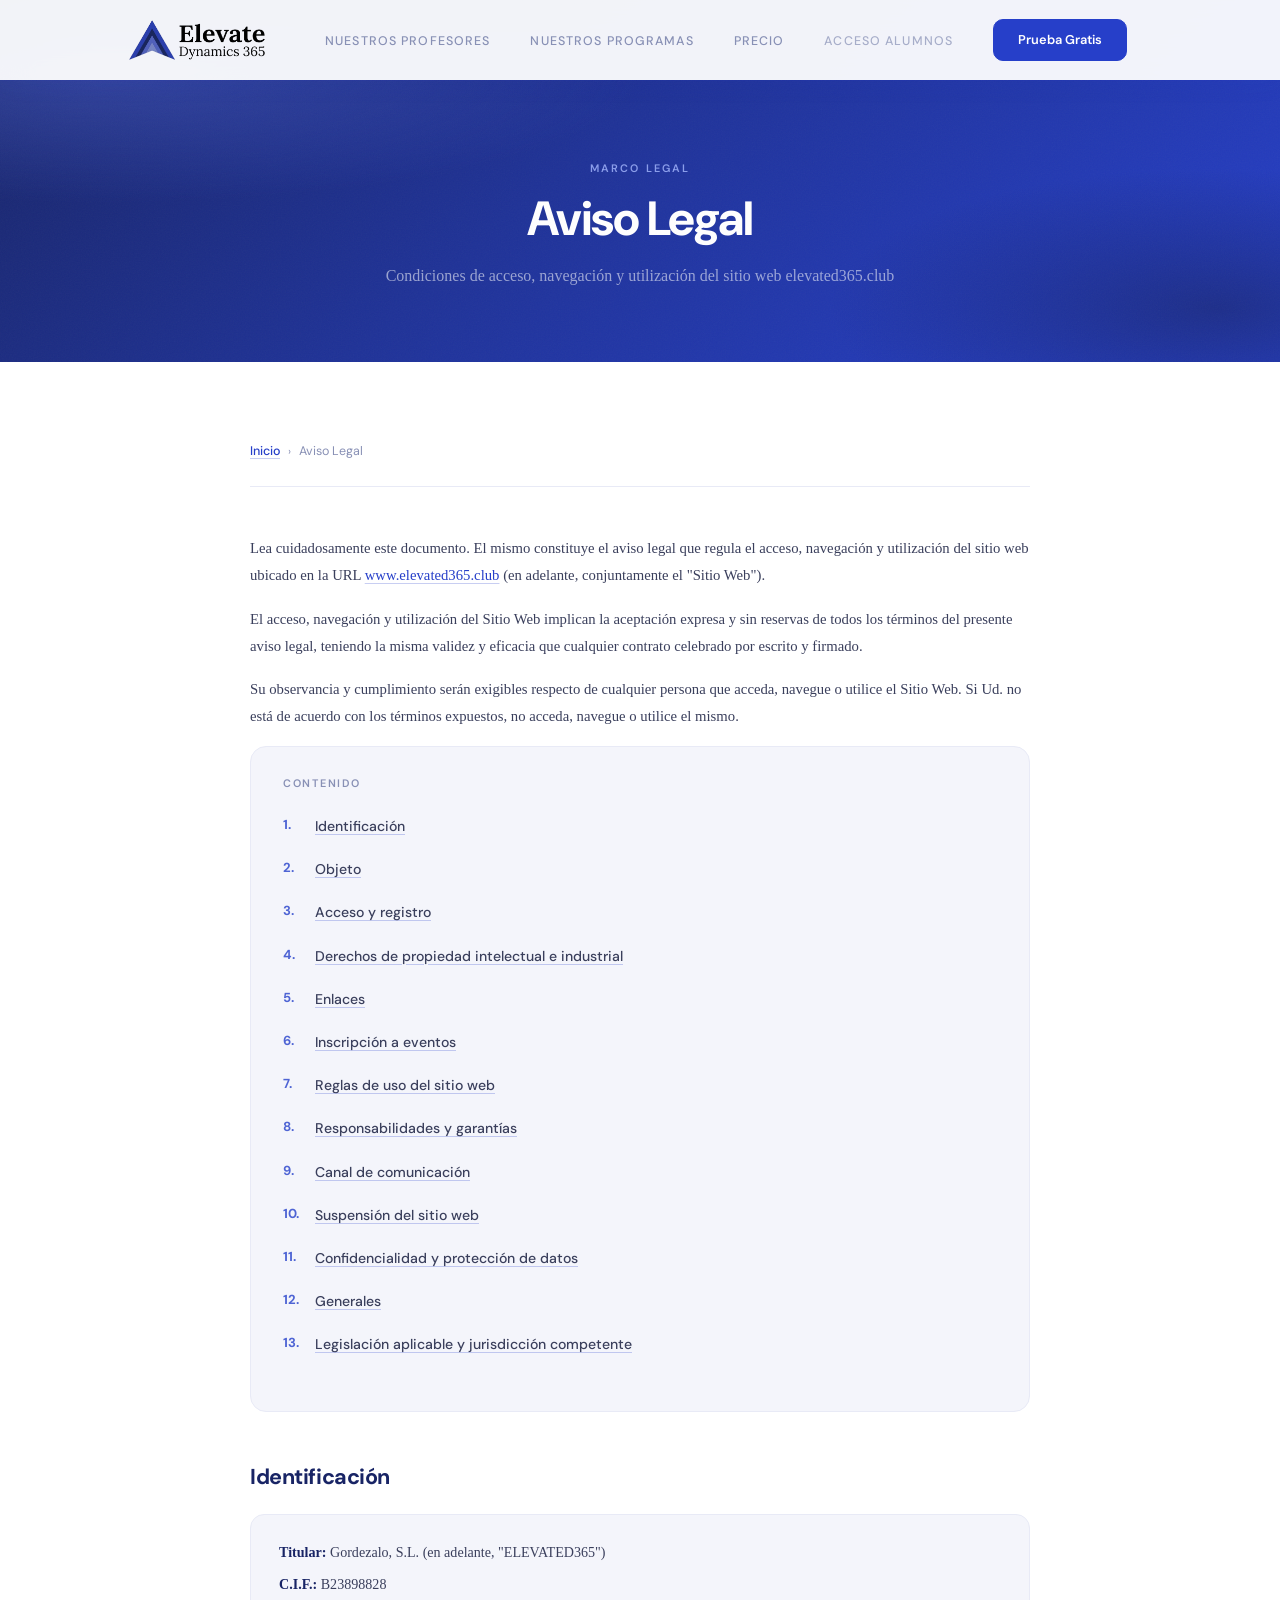
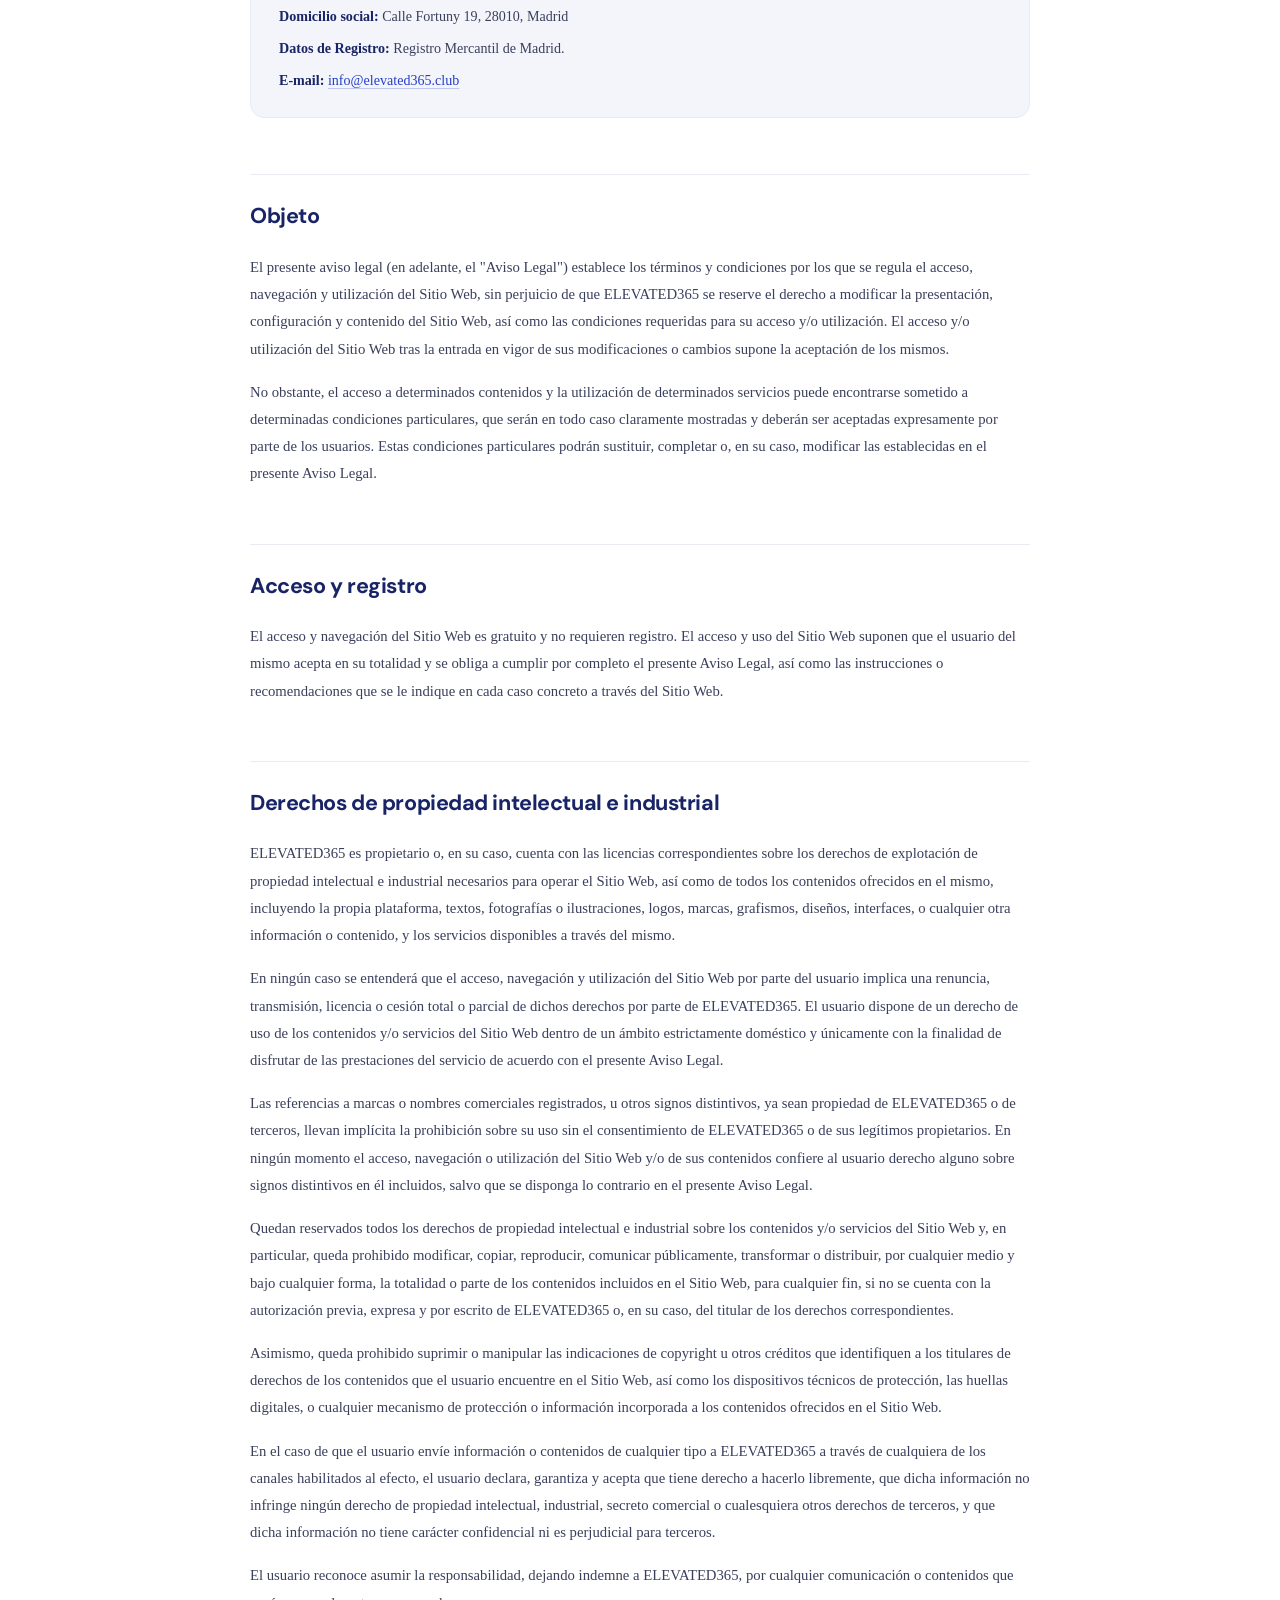
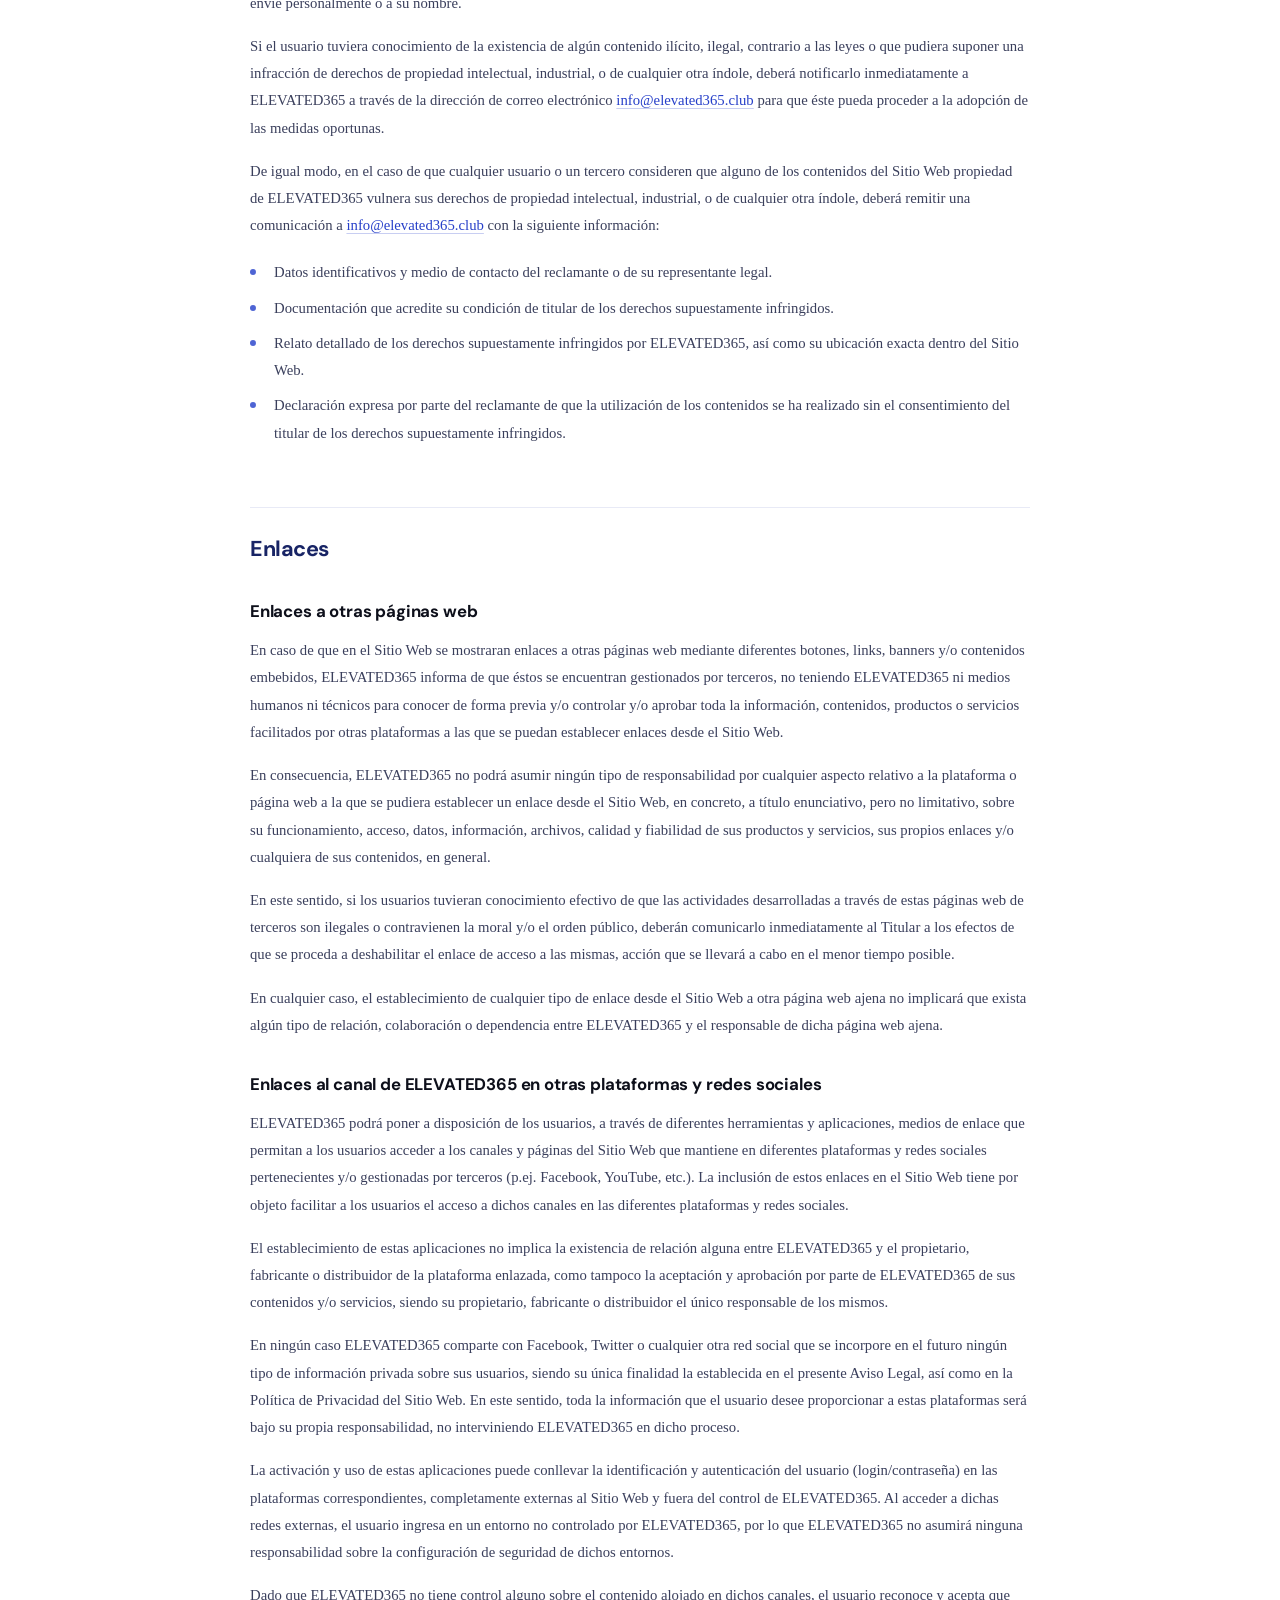
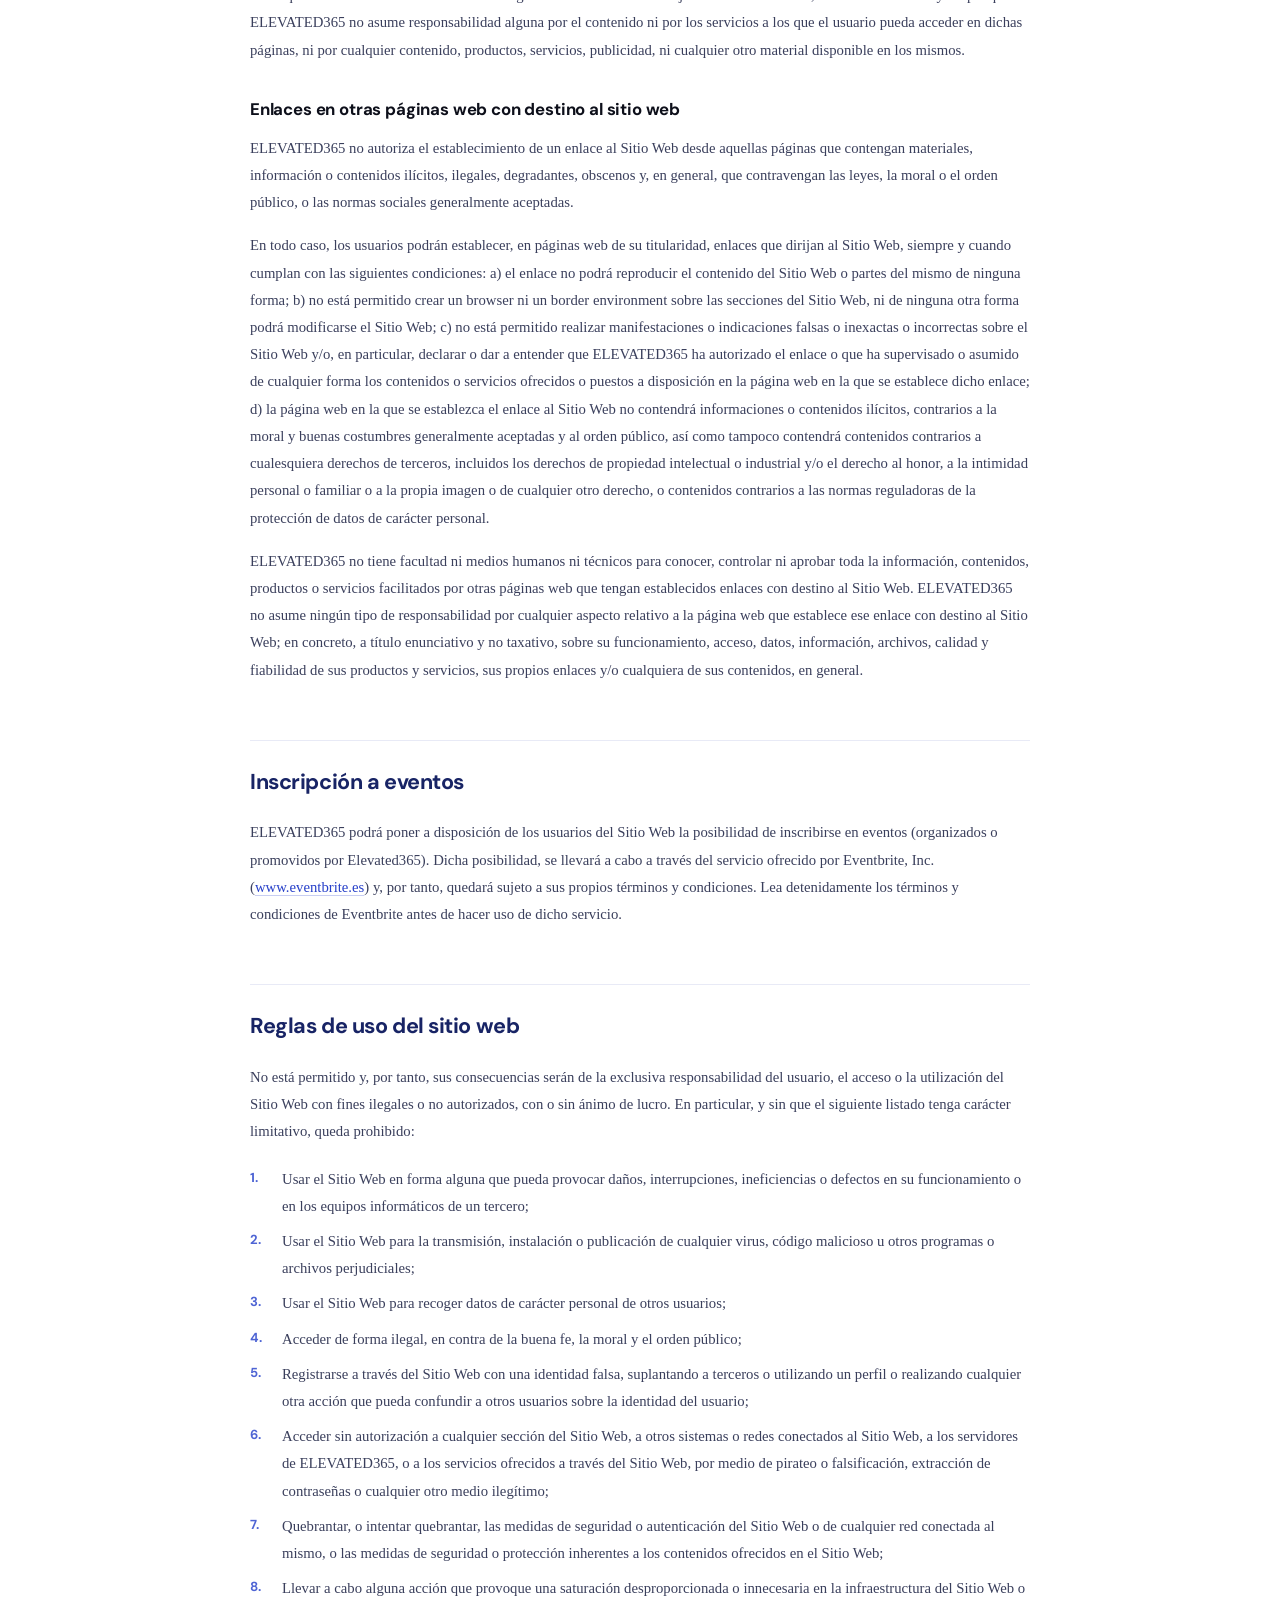
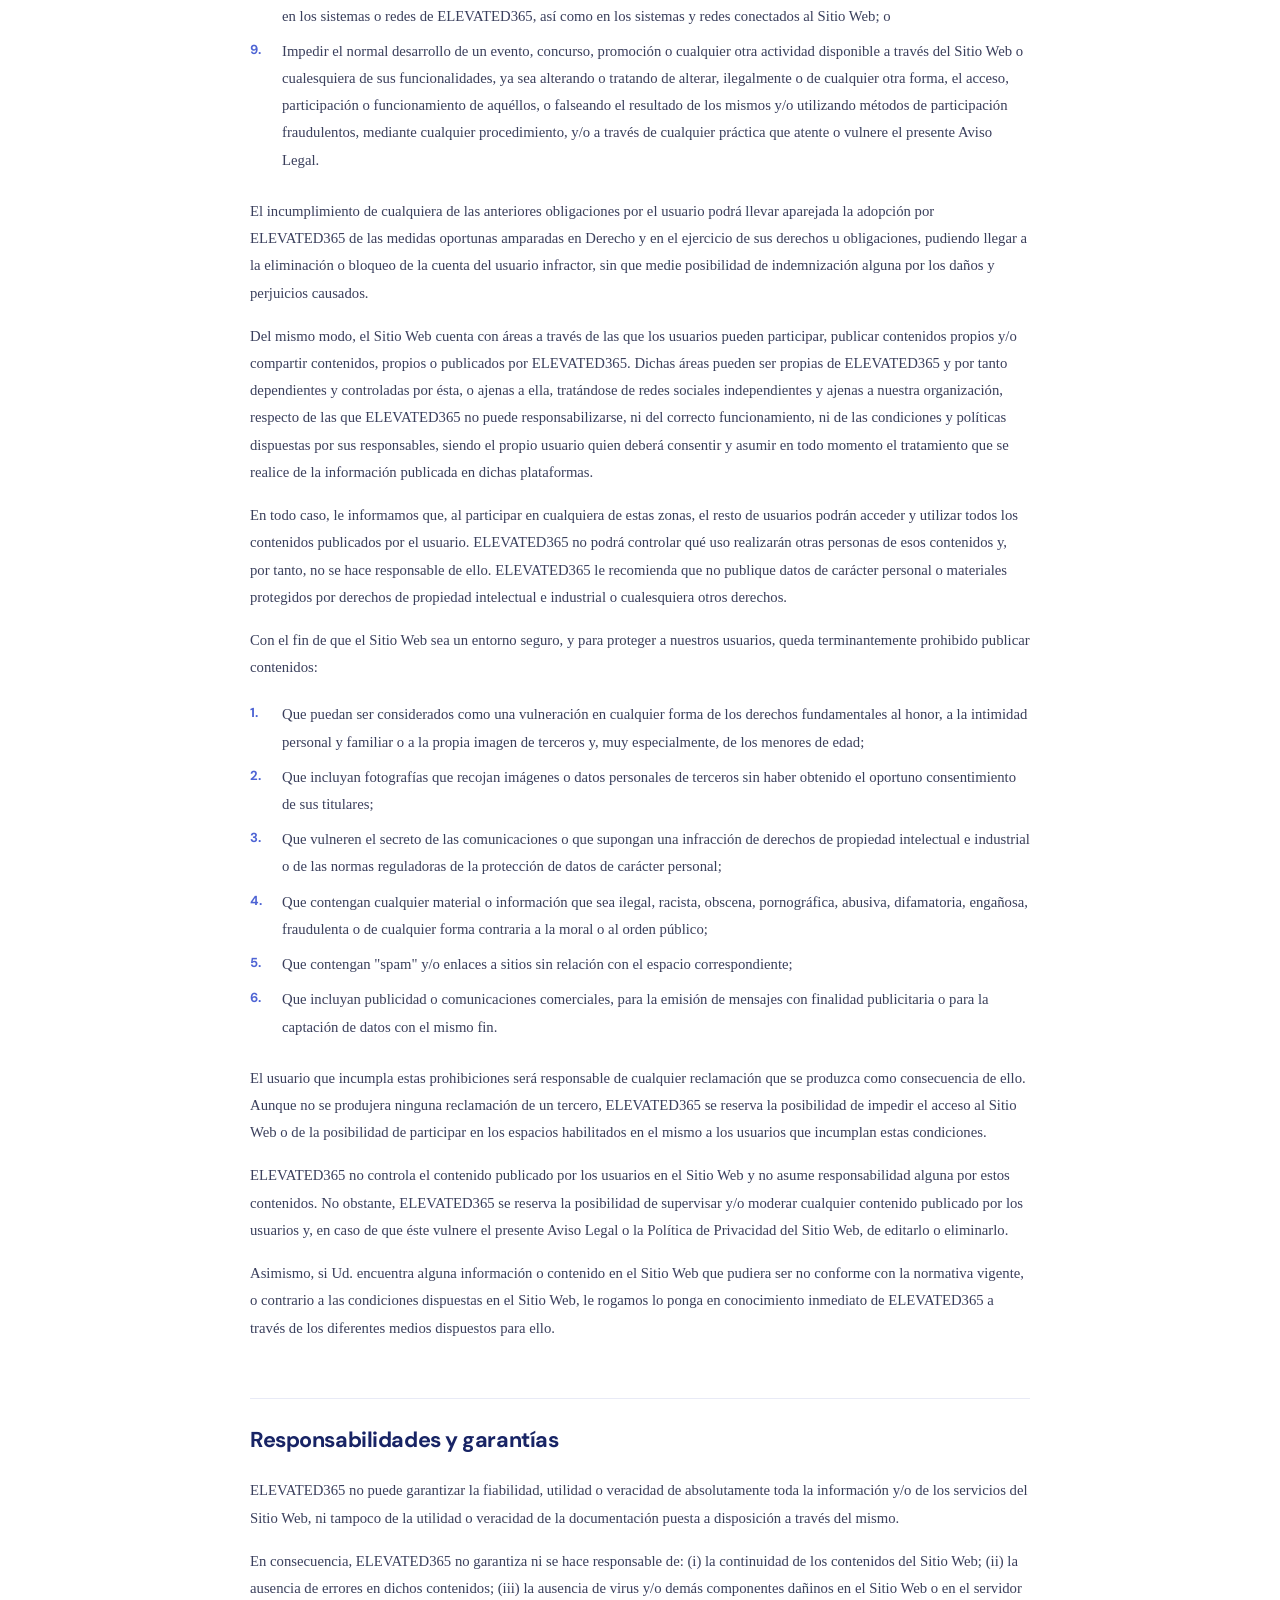
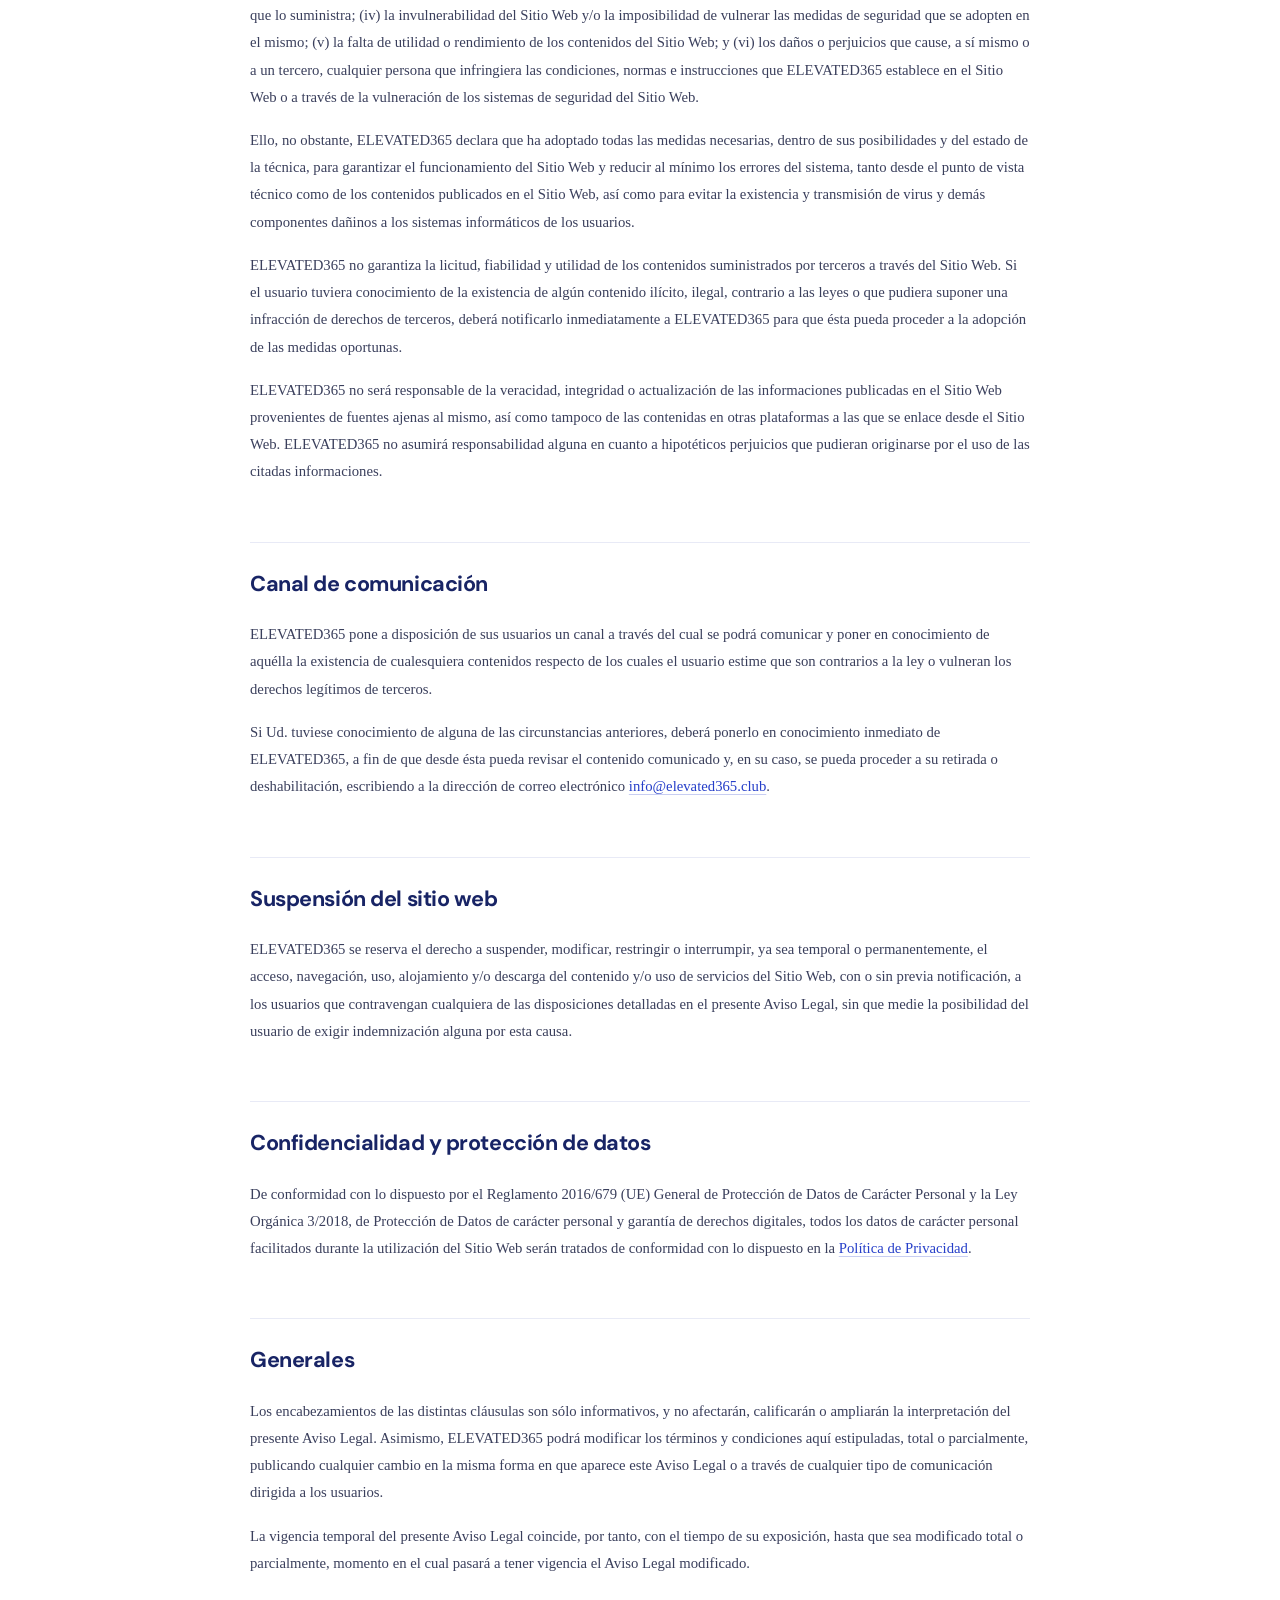
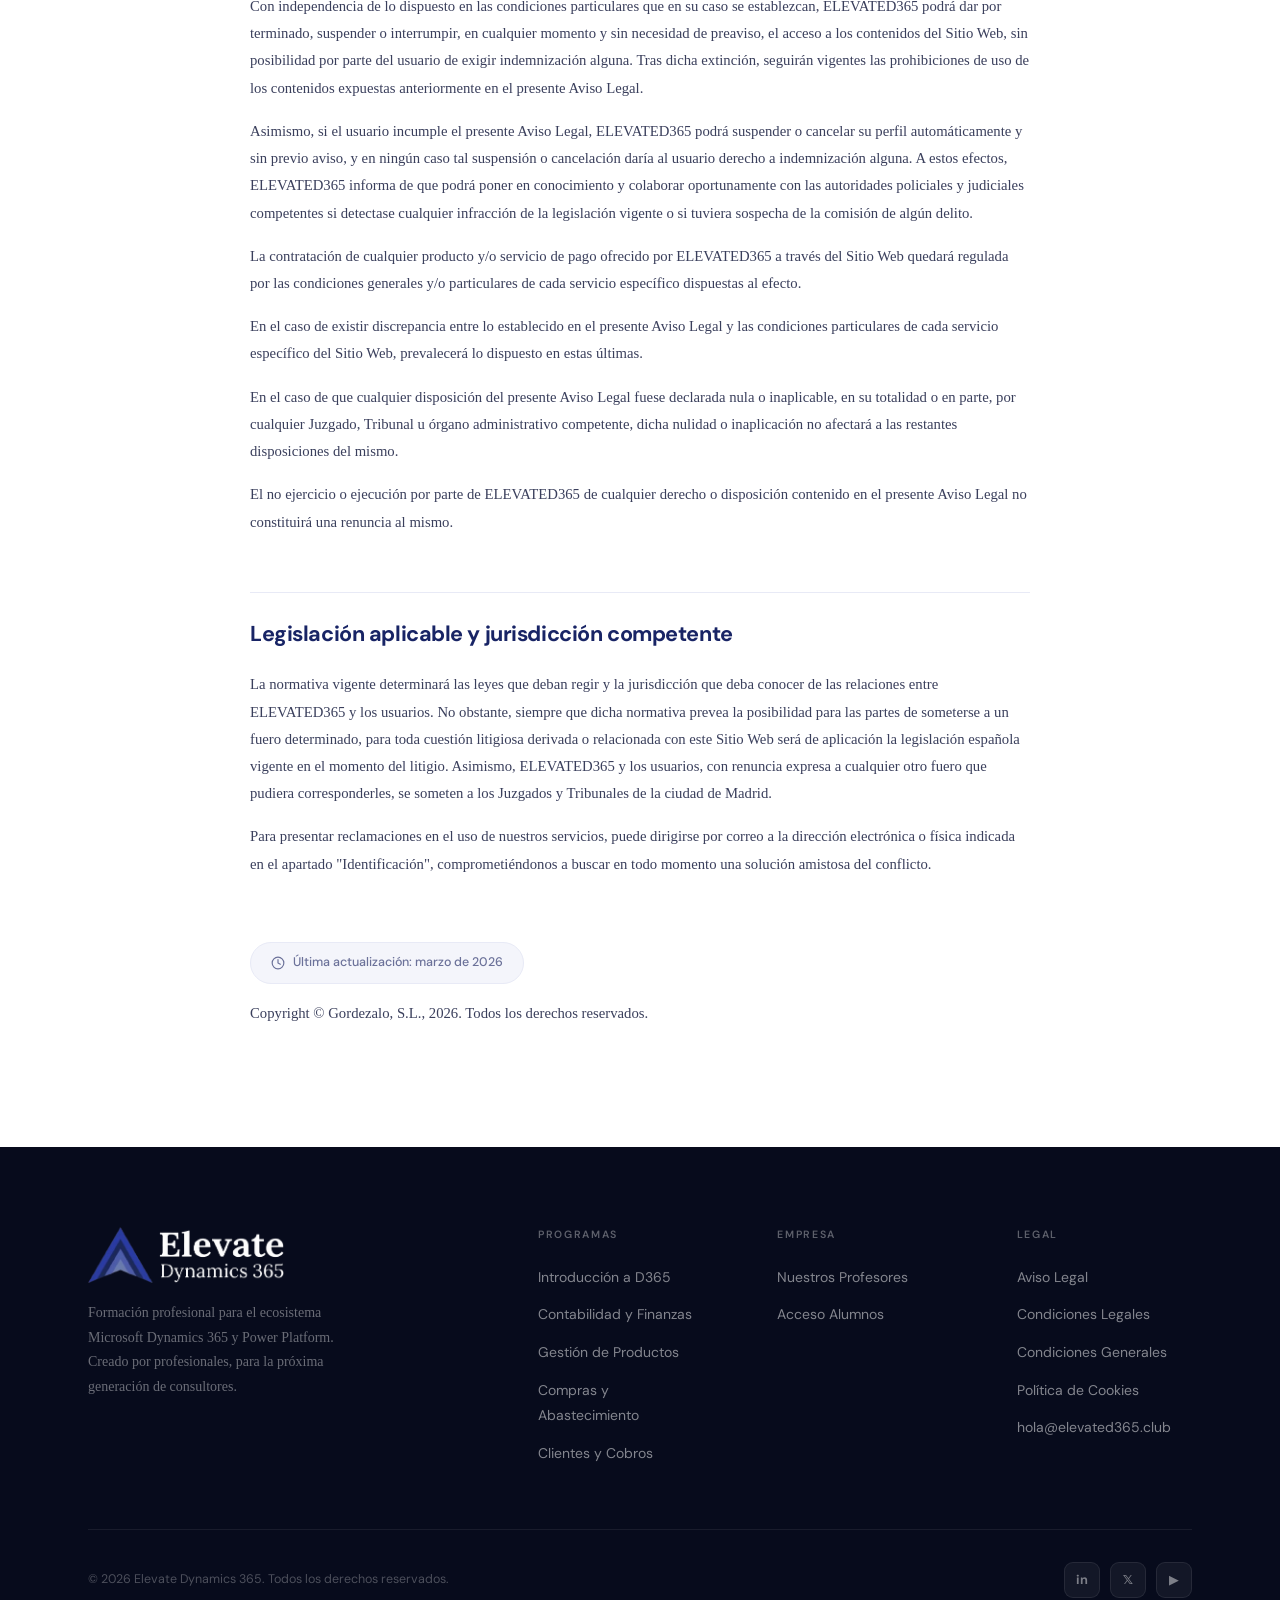
<file: aviso-legal.html>
<!DOCTYPE html>
<html lang="es">
<head>
  <meta charset="UTF-8">
  <meta name="viewport" content="width=device-width, initial-scale=1.0">
  <title>Aviso Legal | Elevate D365 — Formación Profesional en Dynamics 365</title>
  <meta name="description" content="Aviso legal de Elevate Dynamics 365 (Gordezalo, S.L.). Términos y condiciones de acceso, navegación y utilización del sitio web elevated365.club.">
  <link rel="canonical" href="https://elevated365.club/aviso-legal">
  <link rel="icon" type="image/png" sizes="32x32" href="/brand_assets/favicon-32x32.png">
  <link rel="icon" type="image/png" sizes="16x16" href="/brand_assets/favicon-16x16.png">
  <link rel="apple-touch-icon" sizes="180x180" href="/brand_assets/apple-touch-icon.png">
  <meta property="og:title" content="Aviso Legal | Elevate D365">
  <meta property="og:description" content="Aviso legal que regula el acceso, navegación y utilización de elevated365.club.">
  <meta property="og:type" content="website">
  <meta property="og:url" content="https://elevated365.club/aviso-legal">
  <meta property="og:locale" content="es_ES">
  <meta property="og:image" content="https://elevated365.club/brand_assets/logo_black-elevate.png">
  <link rel="preconnect" href="https://fonts.googleapis.com">
  <link rel="preconnect" href="https://fonts.gstatic.com" crossorigin>
  <link href="https://fonts.googleapis.com/css2?family=DM+Sans:wght@400;500;600;700&display=swap" rel="stylesheet">
  <style>
    :root {
      --primary: #263FC9;
      --primary-dark: #182465;
      --primary-mid: #1F3297;
      --primary-light: #4E64D4;
      --white: #ffffff;
      --off-white: #F4F5FB;
      --gray-100: #E8EAF6;
      --gray-400: #8890B5;
      --gray-500: #6B7199;
      --gray-700: #3A3F5C;
      --black: #0D0F1A;
      --font-brand: 'DM Sans', system-ui, sans-serif;
      --font-body: 'Georgia', 'Times New Roman', serif;
      --shadow-sm: 0 1px 2px rgba(38,63,201,.04), 0 2px 6px rgba(38,63,201,.05);
      --shadow-md: 0 1px 2px rgba(38,63,201,.04), 0 4px 12px rgba(38,63,201,.07), 0 12px 28px rgba(38,63,201,.07);
      --ease-spring: cubic-bezier(0.34,1.56,0.64,1);
      --ease-out: cubic-bezier(0.16,1,0.3,1);
    }

    *, *::before, *::after { box-sizing: border-box; margin: 0; padding: 0; }
    html { scroll-behavior: smooth; font-size: 16px; }
    body {
      font-family: var(--font-brand);
      background: var(--white);
      color: var(--black);
      line-height: 1.6;
      -webkit-font-smoothing: antialiased;
      overflow-x: hidden;
    }
    img { display: block; max-width: 100%; }
    a { text-decoration: none; color: inherit; }
    button { cursor: pointer; border: none; background: none; font: inherit; }

    /* ── GRAIN ── */
    .grain::after {
      content: '';
      position: absolute; inset: 0;
      opacity: .04;
      background-image: url("data:image/svg+xml,%3Csvg xmlns='http://www.w3.org/2000/svg' width='300' height='300'%3E%3Cfilter id='n'%3E%3CfeTurbulence type='fractalNoise' baseFrequency='.75' numOctaves='4' stitchTiles='stitch'/%3E%3C/filter%3E%3Crect width='300' height='300' filter='url(%23n)'/%3E%3C/svg%3E");
      pointer-events: none; z-index: 2;
    }

    /* ── LAYOUT ── */
    .container { max-width: 1200px; margin: 0 auto; padding: 0 48px; }

    /* ── NAV ── */
    .nav {
      position: fixed; top: 0; left: 0; right: 0; z-index: 100;
      height: 80px; display: flex; align-items: center;
      background: rgba(255,255,255,.94);
      backdrop-filter: blur(16px);
      -webkit-backdrop-filter: blur(16px);
      box-shadow: 0 1px 0 rgba(38,63,201,.06), 0 4px 24px rgba(38,63,201,.06);
    }
    .nav-inner { display: flex; align-items: center; justify-content: space-between; width: 100%; gap: 24px; }
    .nav-logo { display: flex; align-items: center; flex-shrink: 0; margin-right: 36px; }
    .nav-logo img { height: 40px; width: auto; }

    .nav-links { display: flex; align-items: center; gap: 40px; list-style: none; flex-shrink: 0; }
    .nav-links a {
      font-family: var(--font-brand); font-size: .78rem; font-weight: 500;
      text-transform: uppercase; letter-spacing: .09em;
      color: var(--gray-400);
      white-space: nowrap;
      transition: color .2s ease;
    }
    .nav-links a:hover { color: var(--primary); }

    .nav-cta {
      font-family: var(--font-brand); font-weight: 600; font-size: .8rem;
      padding: 10px 24px; border-radius: 10px; white-space: nowrap; flex-shrink: 0;
      background: var(--primary); color: var(--white);
      border: 1.5px solid var(--primary);
      transition: background .15s ease, border-color .15s ease, transform .2s var(--ease-spring);
    }
    .nav-cta:hover { background: var(--primary-mid); border-color: var(--primary-mid); transform: translateY(-1px); }
    .nav-cta:active { transform: translateY(0); }

    /* ── LEGAL HERO ── */
    .legal-hero {
      position: relative; overflow: hidden;
      background: linear-gradient(140deg, var(--primary-dark) 0%, var(--primary-mid) 45%, var(--primary) 100%);
      padding: 160px 48px 72px;
      text-align: center;
    }
    .legal-hero::before {
      content: ''; position: absolute; inset: 0;
      background:
        radial-gradient(ellipse 70% 60% at 8% 20%, rgba(78,100,212,.45) 0%, transparent 60%),
        radial-gradient(ellipse 55% 70% at 95% 85%, rgba(24,36,101,.6) 0%, transparent 55%);
      pointer-events: none;
    }
    .legal-hero-content { position: relative; z-index: 1; max-width: 700px; margin: 0 auto; }
    .legal-hero .lbl {
      font-family: var(--font-brand); font-size: .68rem; font-weight: 600;
      text-transform: uppercase; letter-spacing: .2em;
      color: rgba(165,184,255,.8); margin-bottom: 16px;
    }
    .legal-hero h1 {
      font-family: var(--font-brand);
      font-size: clamp(2rem, 4vw, 3rem);
      font-weight: 700; line-height: 1.1; letter-spacing: -.03em;
      color: var(--white); margin-bottom: 16px;
    }
    .legal-hero p {
      font-family: var(--font-body); font-size: 1rem;
      color: rgba(255,255,255,.55); line-height: 1.75;
    }

    /* ── LEGAL CONTENT ── */
    .legal-section { padding: 80px 0 104px; }
    .legal-wrap {
      max-width: 780px; margin: 0 auto;
    }

    /* Breadcrumb */
    .legal-breadcrumb {
      display: flex; align-items: center; gap: 8px;
      margin-bottom: 48px; padding-bottom: 24px;
      border-bottom: 1px solid var(--gray-100);
    }
    .legal-breadcrumb a {
      font-family: var(--font-brand); font-size: .78rem; font-weight: 500;
      color: var(--primary); transition: color .15s ease;
    }
    .legal-breadcrumb a:hover { color: var(--primary-dark); }
    .legal-breadcrumb span {
      font-family: var(--font-brand); font-size: .78rem; color: var(--gray-400);
    }
    .legal-breadcrumb .sep { color: var(--gray-400); font-size: .68rem; }

    /* Table of contents */
    .legal-toc {
      background: var(--off-white);
      border: 1px solid var(--gray-100);
      border-radius: 16px;
      padding: 28px 32px;
      margin-bottom: 48px;
    }
    .legal-toc-title {
      font-family: var(--font-brand); font-size: .68rem; font-weight: 600;
      text-transform: uppercase; letter-spacing: .16em;
      color: var(--gray-400); margin-bottom: 16px;
    }
    .legal-toc ol {
      list-style: decimal;
      display: flex; flex-direction: column; gap: 8px;
      padding-left: 24px;
    }
    .legal-toc ol li {
      font-family: var(--font-brand); font-size: .68rem; font-weight: 700;
      color: var(--primary-light);
    }
    .legal-toc ol li a {
      font-family: var(--font-brand); font-size: .88rem; font-weight: 500;
      color: var(--gray-700);
      transition: color .15s ease;
    }
    .legal-toc ol li a:hover { color: var(--primary); }

    /* Section headings */
    .legal-wrap h2 {
      font-family: var(--font-brand);
      font-size: 1.35rem;
      font-weight: 700;
      letter-spacing: -.02em;
      color: var(--primary-dark);
      margin: 56px 0 20px;
      padding-top: 24px;
      border-top: 1px solid var(--gray-100);
    }
    .legal-wrap h2:first-of-type {
      margin-top: 0;
      border-top: none;
      padding-top: 0;
    }

    .legal-wrap h3 {
      font-family: var(--font-brand);
      font-size: 1.05rem;
      font-weight: 700;
      letter-spacing: -.01em;
      color: var(--black);
      margin: 32px 0 12px;
    }

    /* Body text */
    .legal-wrap p {
      font-family: var(--font-body);
      font-size: .92rem;
      color: var(--gray-700);
      line-height: 1.85;
      margin-bottom: 16px;
    }
    .legal-wrap p strong {
      color: var(--primary-dark);
      font-weight: 700;
    }

    /* Lists */
    .legal-wrap ul, .legal-wrap ol {
      margin: 12px 0 20px;
      padding-left: 0;
    }
    .legal-wrap ul { list-style: none; }
    .legal-wrap ul li {
      font-family: var(--font-body); font-size: .92rem;
      color: var(--gray-700); line-height: 1.85;
      padding: 4px 0 4px 24px; position: relative;
    }
    .legal-wrap ul li::before {
      content: '';
      position: absolute; left: 0; top: 14px;
      width: 6px; height: 6px; border-radius: 50%;
      background: var(--primary-light);
    }
    .legal-wrap ol {
      list-style: none; counter-reset: legal-ol;
    }
    .legal-wrap ol li {
      font-family: var(--font-body); font-size: .92rem;
      color: var(--gray-700); line-height: 1.85;
      padding: 4px 0 4px 32px; position: relative;
      counter-increment: legal-ol;
    }
    .legal-wrap ol li::before {
      content: counter(legal-ol) ".";
      position: absolute; left: 0; top: 4px;
      font-family: var(--font-brand); font-size: .82rem; font-weight: 700;
      color: var(--primary-light);
    }

    /* Info card (identification) */
    .legal-info-card {
      background: var(--off-white);
      border: 1px solid var(--gray-100);
      border-radius: 14px;
      padding: 24px 28px;
      margin: 20px 0 24px;
    }
    .legal-info-card p {
      margin-bottom: 6px;
      font-size: .88rem;
    }
    .legal-info-card p:last-child { margin-bottom: 0; }

    /* Email links */
    .legal-wrap a {
      color: var(--primary);
      font-weight: 500;
      text-decoration: underline;
      text-decoration-color: rgba(38,63,201,.25);
      text-underline-offset: 3px;
      transition: text-decoration-color .15s ease, color .15s ease;
    }
    .legal-wrap a:hover {
      color: var(--primary-dark);
      text-decoration-color: var(--primary-dark);
    }

    /* Last updated badge */
    .legal-updated {
      display: inline-flex; align-items: center; gap: 8px;
      margin-top: 48px; padding: 10px 20px;
      border-radius: 100px;
      background: var(--off-white);
      border: 1px solid var(--gray-100);
      font-family: var(--font-brand); font-size: .78rem; font-weight: 500;
      color: var(--gray-500);
    }
    .legal-updated svg { flex-shrink: 0; }

    .legal-copyright {
      margin-top: 16px;
      font-family: var(--font-brand); font-size: .78rem;
      color: var(--gray-400);
    }

    /* ── FOOTER ── */
    .footer { background: #070b1c; padding: 80px 0 40px; }
    .footer-grid {
      display: grid; grid-template-columns: 2.2fr 1fr 1fr 1fr; gap: 64px;
      padding-bottom: 64px; border-bottom: 1px solid rgba(255,255,255,.07);
    }
    .footer-brand img { height: 44px; width: auto; margin-bottom: 18px; }
    .footer-brand img[src*="white"] { height: 56px !important; width: auto !important; }
    .footer-brand p { font-family: var(--font-body); font-size: .875rem; color: rgba(255,255,255,.4); line-height: 1.75; max-width: 270px; }
    .footer-col h4 {
      font-family: var(--font-brand); font-size: .66rem; font-weight: 600;
      text-transform: uppercase; letter-spacing: .16em;
      color: rgba(255,255,255,.35); margin-bottom: 20px;
    }
    .footer-col ul { list-style: none; display: flex; flex-direction: column; gap: 12px; }
    .footer-col ul a {
      font-family: var(--font-brand); font-size: .875rem;
      color: rgba(255,255,255,.5);
      transition: color .15s ease;
      text-decoration: none;
    }
    .footer-col ul a:hover { color: var(--white); }
    .footer-bottom { padding-top: 32px; display: flex; align-items: center; justify-content: space-between; gap: 24px; flex-wrap: wrap; }
    .footer-bottom p { font-family: var(--font-brand); font-size: .78rem; color: rgba(255,255,255,.28); }
    .footer-socials { display: flex; gap: 10px; }
    .soc-link {
      width: 36px; height: 36px; border-radius: 9px;
      background: rgba(255,255,255,.05); border: 1px solid rgba(255,255,255,.08);
      display: flex; align-items: center; justify-content: center;
      font-size: .8rem; font-weight: 700; color: rgba(255,255,255,.45);
      font-family: var(--font-brand);
      transition: background .15s ease, color .15s ease, transform .2s var(--ease-spring);
    }
    .soc-link:hover { background: rgba(38,63,201,.35); color: var(--white); transform: translateY(-2px); }

    /* ── RESPONSIVE ── */
    @media (max-width: 900px) {
      .nav-links { display: none; }
      .footer-grid { grid-template-columns: 1fr 1fr; gap: 40px; }
    }
    @media (max-width: 768px) {
      .container { padding: 0 24px; }
      .legal-hero { padding: 140px 24px 56px; }
      .legal-section { padding: 56px 0 72px; }
      .legal-toc { padding: 22px 24px; }
      .legal-info-card { padding: 20px 22px; }
      .footer-grid { grid-template-columns: 1fr; }
      .footer-bottom { flex-direction: column; text-align: center; }
    }
  </style>
</head>
<body>

<!-- ══════════ NAV ══════════ -->
<nav class="nav">
  <div class="container" style="max-width:100%; padding:0 24px 0 0;">
    <div class="nav-inner">
      <a href="/" class="nav-logo" aria-label="Elevate Dynamics 365 home">
        <img src="brand_assets/logo_black-elevate.png" alt="Elevate Dynamics 365">
      </a>
      <div style="display:flex; align-items:center; gap:40px;">
        <ul class="nav-links">
          <li><a href="/#teachers">Nuestros Profesores</a></li>
          <li><a href="/#programs">Nuestros Programas</a></li>
          <li><a href="/#pricing">Precio</a></li>
          <li><a href="/curso/" style="opacity:.7;">Acceso Alumnos</a></li>
        </ul>
        <a href="https://elevated365.club/m1-introduccion-d36-free" class="nav-cta">Prueba Gratis</a>
      </div>
    </div>
  </div>
</nav>

<!-- ══════════ LEGAL HERO ══════════ -->
<section class="legal-hero grain">
  <div class="legal-hero-content">
    <div class="lbl">Marco Legal</div>
    <h1>Aviso Legal</h1>
    <p>Condiciones de acceso, navegación y utilización del sitio web elevated365.club</p>
  </div>
</section>

<!-- ══════════ LEGAL CONTENT ══════════ -->
<section class="legal-section">
  <div class="container">
    <div class="legal-wrap">

      <!-- Breadcrumb -->
      <div class="legal-breadcrumb">
        <a href="/">Inicio</a>
        <span class="sep">&rsaquo;</span>
        <span>Aviso Legal</span>
      </div>

      <!-- Intro -->
      <p>Lea cuidadosamente este documento. El mismo constituye el aviso legal que regula el acceso, navegación y utilización del sitio web ubicado en la URL <a href="https://www.elevated365.club" target="_blank" rel="noopener">www.elevated365.club</a> (en adelante, conjuntamente el "Sitio Web").</p>
      <p>El acceso, navegación y utilización del Sitio Web implican la aceptación expresa y sin reservas de todos los términos del presente aviso legal, teniendo la misma validez y eficacia que cualquier contrato celebrado por escrito y firmado.</p>
      <p>Su observancia y cumplimiento serán exigibles respecto de cualquier persona que acceda, navegue o utilice el Sitio Web. Si Ud. no está de acuerdo con los términos expuestos, no acceda, navegue o utilice el mismo.</p>

      <!-- Table of Contents -->
      <div class="legal-toc">
        <div class="legal-toc-title">Contenido</div>
        <ol>
          <li><a href="#identificacion">Identificación</a></li>
          <li><a href="#objeto">Objeto</a></li>
          <li><a href="#acceso">Acceso y registro</a></li>
          <li><a href="#propiedad">Derechos de propiedad intelectual e industrial</a></li>
          <li><a href="#enlaces">Enlaces</a></li>
          <li><a href="#eventos">Inscripción a eventos</a></li>
          <li><a href="#reglas">Reglas de uso del sitio web</a></li>
          <li><a href="#responsabilidades">Responsabilidades y garantías</a></li>
          <li><a href="#comunicacion">Canal de comunicación</a></li>
          <li><a href="#suspension">Suspensión del sitio web</a></li>
          <li><a href="#proteccion">Confidencialidad y protección de datos</a></li>
          <li><a href="#generales">Generales</a></li>
          <li><a href="#legislacion">Legislación aplicable y jurisdicción competente</a></li>
        </ol>
      </div>

      <!-- 1. IDENTIFICACIÓN -->
      <h2 id="identificacion">Identificación</h2>
      <div class="legal-info-card">
        <p><strong>Titular:</strong> Gordezalo, S.L. (en adelante, "ELEVATED365")</p>
        <p><strong>C.I.F.:</strong> B23898828</p>
        <p><strong>Domicilio social:</strong> Calle Fortuny 19, 28010, Madrid</p>
        <p><strong>Datos de Registro:</strong> Registro Mercantil de Madrid.</p>
        <p><strong>E-mail:</strong> <a href="mailto:info@elevated365.club">info@elevated365.club</a></p>
      </div>

      <!-- 2. OBJETO -->
      <h2 id="objeto">Objeto</h2>
      <p>El presente aviso legal (en adelante, el "Aviso Legal") establece los términos y condiciones por los que se regula el acceso, navegación y utilización del Sitio Web, sin perjuicio de que ELEVATED365 se reserve el derecho a modificar la presentación, configuración y contenido del Sitio Web, así como las condiciones requeridas para su acceso y/o utilización. El acceso y/o utilización del Sitio Web tras la entrada en vigor de sus modificaciones o cambios supone la aceptación de los mismos.</p>
      <p>No obstante, el acceso a determinados contenidos y la utilización de determinados servicios puede encontrarse sometido a determinadas condiciones particulares, que serán en todo caso claramente mostradas y deberán ser aceptadas expresamente por parte de los usuarios. Estas condiciones particulares podrán sustituir, completar o, en su caso, modificar las establecidas en el presente Aviso Legal.</p>

      <!-- 3. ACCESO Y REGISTRO -->
      <h2 id="acceso">Acceso y registro</h2>
      <p>El acceso y navegación del Sitio Web es gratuito y no requieren registro. El acceso y uso del Sitio Web suponen que el usuario del mismo acepta en su totalidad y se obliga a cumplir por completo el presente Aviso Legal, así como las instrucciones o recomendaciones que se le indique en cada caso concreto a través del Sitio Web.</p>

      <!-- 4. DERECHOS DE PROPIEDAD INTELECTUAL E INDUSTRIAL -->
      <h2 id="propiedad">Derechos de propiedad intelectual e industrial</h2>
      <p>ELEVATED365 es propietario o, en su caso, cuenta con las licencias correspondientes sobre los derechos de explotación de propiedad intelectual e industrial necesarios para operar el Sitio Web, así como de todos los contenidos ofrecidos en el mismo, incluyendo la propia plataforma, textos, fotografías o ilustraciones, logos, marcas, grafismos, diseños, interfaces, o cualquier otra información o contenido, y los servicios disponibles a través del mismo.</p>
      <p>En ningún caso se entenderá que el acceso, navegación y utilización del Sitio Web por parte del usuario implica una renuncia, transmisión, licencia o cesión total o parcial de dichos derechos por parte de ELEVATED365. El usuario dispone de un derecho de uso de los contenidos y/o servicios del Sitio Web dentro de un ámbito estrictamente doméstico y únicamente con la finalidad de disfrutar de las prestaciones del servicio de acuerdo con el presente Aviso Legal.</p>
      <p>Las referencias a marcas o nombres comerciales registrados, u otros signos distintivos, ya sean propiedad de ELEVATED365 o de terceros, llevan implícita la prohibición sobre su uso sin el consentimiento de ELEVATED365 o de sus legítimos propietarios. En ningún momento el acceso, navegación o utilización del Sitio Web y/o de sus contenidos confiere al usuario derecho alguno sobre signos distintivos en él incluidos, salvo que se disponga lo contrario en el presente Aviso Legal.</p>
      <p>Quedan reservados todos los derechos de propiedad intelectual e industrial sobre los contenidos y/o servicios del Sitio Web y, en particular, queda prohibido modificar, copiar, reproducir, comunicar públicamente, transformar o distribuir, por cualquier medio y bajo cualquier forma, la totalidad o parte de los contenidos incluidos en el Sitio Web, para cualquier fin, si no se cuenta con la autorización previa, expresa y por escrito de ELEVATED365 o, en su caso, del titular de los derechos correspondientes.</p>
      <p>Asimismo, queda prohibido suprimir o manipular las indicaciones de copyright u otros créditos que identifiquen a los titulares de derechos de los contenidos que el usuario encuentre en el Sitio Web, así como los dispositivos técnicos de protección, las huellas digitales, o cualquier mecanismo de protección o información incorporada a los contenidos ofrecidos en el Sitio Web.</p>
      <p>En el caso de que el usuario envíe información o contenidos de cualquier tipo a ELEVATED365 a través de cualquiera de los canales habilitados al efecto, el usuario declara, garantiza y acepta que tiene derecho a hacerlo libremente, que dicha información no infringe ningún derecho de propiedad intelectual, industrial, secreto comercial o cualesquiera otros derechos de terceros, y que dicha información no tiene carácter confidencial ni es perjudicial para terceros.</p>
      <p>El usuario reconoce asumir la responsabilidad, dejando indemne a ELEVATED365, por cualquier comunicación o contenidos que envíe personalmente o a su nombre.</p>
      <p>Si el usuario tuviera conocimiento de la existencia de algún contenido ilícito, ilegal, contrario a las leyes o que pudiera suponer una infracción de derechos de propiedad intelectual, industrial, o de cualquier otra índole, deberá notificarlo inmediatamente a ELEVATED365 a través de la dirección de correo electrónico <a href="mailto:info@elevated365.club">info@elevated365.club</a> para que éste pueda proceder a la adopción de las medidas oportunas.</p>
      <p>De igual modo, en el caso de que cualquier usuario o un tercero consideren que alguno de los contenidos del Sitio Web propiedad de ELEVATED365 vulnera sus derechos de propiedad intelectual, industrial, o de cualquier otra índole, deberá remitir una comunicación a <a href="mailto:info@elevated365.club">info@elevated365.club</a> con la siguiente información:</p>
      <ul>
        <li>Datos identificativos y medio de contacto del reclamante o de su representante legal.</li>
        <li>Documentación que acredite su condición de titular de los derechos supuestamente infringidos.</li>
        <li>Relato detallado de los derechos supuestamente infringidos por ELEVATED365, así como su ubicación exacta dentro del Sitio Web.</li>
        <li>Declaración expresa por parte del reclamante de que la utilización de los contenidos se ha realizado sin el consentimiento del titular de los derechos supuestamente infringidos.</li>
      </ul>

      <!-- 5. ENLACES -->
      <h2 id="enlaces">Enlaces</h2>

      <h3>Enlaces a otras páginas web</h3>
      <p>En caso de que en el Sitio Web se mostraran enlaces a otras páginas web mediante diferentes botones, links, banners y/o contenidos embebidos, ELEVATED365 informa de que éstos se encuentran gestionados por terceros, no teniendo ELEVATED365 ni medios humanos ni técnicos para conocer de forma previa y/o controlar y/o aprobar toda la información, contenidos, productos o servicios facilitados por otras plataformas a las que se puedan establecer enlaces desde el Sitio Web.</p>
      <p>En consecuencia, ELEVATED365 no podrá asumir ningún tipo de responsabilidad por cualquier aspecto relativo a la plataforma o página web a la que se pudiera establecer un enlace desde el Sitio Web, en concreto, a título enunciativo, pero no limitativo, sobre su funcionamiento, acceso, datos, información, archivos, calidad y fiabilidad de sus productos y servicios, sus propios enlaces y/o cualquiera de sus contenidos, en general.</p>
      <p>En este sentido, si los usuarios tuvieran conocimiento efectivo de que las actividades desarrolladas a través de estas páginas web de terceros son ilegales o contravienen la moral y/o el orden público, deberán comunicarlo inmediatamente al Titular a los efectos de que se proceda a deshabilitar el enlace de acceso a las mismas, acción que se llevará a cabo en el menor tiempo posible.</p>
      <p>En cualquier caso, el establecimiento de cualquier tipo de enlace desde el Sitio Web a otra página web ajena no implicará que exista algún tipo de relación, colaboración o dependencia entre ELEVATED365 y el responsable de dicha página web ajena.</p>

      <h3>Enlaces al canal de ELEVATED365 en otras plataformas y redes sociales</h3>
      <p>ELEVATED365 podrá poner a disposición de los usuarios, a través de diferentes herramientas y aplicaciones, medios de enlace que permitan a los usuarios acceder a los canales y páginas del Sitio Web que mantiene en diferentes plataformas y redes sociales pertenecientes y/o gestionadas por terceros (p.ej. Facebook, YouTube, etc.). La inclusión de estos enlaces en el Sitio Web tiene por objeto facilitar a los usuarios el acceso a dichos canales en las diferentes plataformas y redes sociales.</p>
      <p>El establecimiento de estas aplicaciones no implica la existencia de relación alguna entre ELEVATED365 y el propietario, fabricante o distribuidor de la plataforma enlazada, como tampoco la aceptación y aprobación por parte de ELEVATED365 de sus contenidos y/o servicios, siendo su propietario, fabricante o distribuidor el único responsable de los mismos.</p>
      <p>En ningún caso ELEVATED365 comparte con Facebook, Twitter o cualquier otra red social que se incorpore en el futuro ningún tipo de información privada sobre sus usuarios, siendo su única finalidad la establecida en el presente Aviso Legal, así como en la Política de Privacidad del Sitio Web. En este sentido, toda la información que el usuario desee proporcionar a estas plataformas será bajo su propia responsabilidad, no interviniendo ELEVATED365 en dicho proceso.</p>
      <p>La activación y uso de estas aplicaciones puede conllevar la identificación y autenticación del usuario (login/contraseña) en las plataformas correspondientes, completamente externas al Sitio Web y fuera del control de ELEVATED365. Al acceder a dichas redes externas, el usuario ingresa en un entorno no controlado por ELEVATED365, por lo que ELEVATED365 no asumirá ninguna responsabilidad sobre la configuración de seguridad de dichos entornos.</p>
      <p>Dado que ELEVATED365 no tiene control alguno sobre el contenido alojado en dichos canales, el usuario reconoce y acepta que ELEVATED365 no asume responsabilidad alguna por el contenido ni por los servicios a los que el usuario pueda acceder en dichas páginas, ni por cualquier contenido, productos, servicios, publicidad, ni cualquier otro material disponible en los mismos.</p>

      <h3>Enlaces en otras páginas web con destino al sitio web</h3>
      <p>ELEVATED365 no autoriza el establecimiento de un enlace al Sitio Web desde aquellas páginas que contengan materiales, información o contenidos ilícitos, ilegales, degradantes, obscenos y, en general, que contravengan las leyes, la moral o el orden público, o las normas sociales generalmente aceptadas.</p>
      <p>En todo caso, los usuarios podrán establecer, en páginas web de su titularidad, enlaces que dirijan al Sitio Web, siempre y cuando cumplan con las siguientes condiciones: a) el enlace no podrá reproducir el contenido del Sitio Web o partes del mismo de ninguna forma; b) no está permitido crear un browser ni un border environment sobre las secciones del Sitio Web, ni de ninguna otra forma podrá modificarse el Sitio Web; c) no está permitido realizar manifestaciones o indicaciones falsas o inexactas o incorrectas sobre el Sitio Web y/o, en particular, declarar o dar a entender que ELEVATED365 ha autorizado el enlace o que ha supervisado o asumido de cualquier forma los contenidos o servicios ofrecidos o puestos a disposición en la página web en la que se establece dicho enlace; d) la página web en la que se establezca el enlace al Sitio Web no contendrá informaciones o contenidos ilícitos, contrarios a la moral y buenas costumbres generalmente aceptadas y al orden público, así como tampoco contendrá contenidos contrarios a cualesquiera derechos de terceros, incluidos los derechos de propiedad intelectual o industrial y/o el derecho al honor, a la intimidad personal o familiar o a la propia imagen o de cualquier otro derecho, o contenidos contrarios a las normas reguladoras de la protección de datos de carácter personal.</p>
      <p>ELEVATED365 no tiene facultad ni medios humanos ni técnicos para conocer, controlar ni aprobar toda la información, contenidos, productos o servicios facilitados por otras páginas web que tengan establecidos enlaces con destino al Sitio Web. ELEVATED365 no asume ningún tipo de responsabilidad por cualquier aspecto relativo a la página web que establece ese enlace con destino al Sitio Web; en concreto, a título enunciativo y no taxativo, sobre su funcionamiento, acceso, datos, información, archivos, calidad y fiabilidad de sus productos y servicios, sus propios enlaces y/o cualquiera de sus contenidos, en general.</p>

      <!-- 6. INSCRIPCIÓN A EVENTOS -->
      <h2 id="eventos">Inscripción a eventos</h2>
      <p>ELEVATED365 podrá poner a disposición de los usuarios del Sitio Web la posibilidad de inscribirse en eventos (organizados o promovidos por Elevated365). Dicha posibilidad, se llevará a cabo a través del servicio ofrecido por Eventbrite, Inc. (<a href="https://www.eventbrite.es" target="_blank" rel="noopener">www.eventbrite.es</a>) y, por tanto, quedará sujeto a sus propios términos y condiciones. Lea detenidamente los términos y condiciones de Eventbrite antes de hacer uso de dicho servicio.</p>

      <!-- 7. REGLAS DE USO DEL SITIO WEB -->
      <h2 id="reglas">Reglas de uso del sitio web</h2>
      <p>No está permitido y, por tanto, sus consecuencias serán de la exclusiva responsabilidad del usuario, el acceso o la utilización del Sitio Web con fines ilegales o no autorizados, con o sin ánimo de lucro. En particular, y sin que el siguiente listado tenga carácter limitativo, queda prohibido:</p>
      <ol>
        <li>Usar el Sitio Web en forma alguna que pueda provocar daños, interrupciones, ineficiencias o defectos en su funcionamiento o en los equipos informáticos de un tercero;</li>
        <li>Usar el Sitio Web para la transmisión, instalación o publicación de cualquier virus, código malicioso u otros programas o archivos perjudiciales;</li>
        <li>Usar el Sitio Web para recoger datos de carácter personal de otros usuarios;</li>
        <li>Acceder de forma ilegal, en contra de la buena fe, la moral y el orden público;</li>
        <li>Registrarse a través del Sitio Web con una identidad falsa, suplantando a terceros o utilizando un perfil o realizando cualquier otra acción que pueda confundir a otros usuarios sobre la identidad del usuario;</li>
        <li>Acceder sin autorización a cualquier sección del Sitio Web, a otros sistemas o redes conectados al Sitio Web, a los servidores de ELEVATED365, o a los servicios ofrecidos a través del Sitio Web, por medio de pirateo o falsificación, extracción de contraseñas o cualquier otro medio ilegítimo;</li>
        <li>Quebrantar, o intentar quebrantar, las medidas de seguridad o autenticación del Sitio Web o de cualquier red conectada al mismo, o las medidas de seguridad o protección inherentes a los contenidos ofrecidos en el Sitio Web;</li>
        <li>Llevar a cabo alguna acción que provoque una saturación desproporcionada o innecesaria en la infraestructura del Sitio Web o en los sistemas o redes de ELEVATED365, así como en los sistemas y redes conectados al Sitio Web; o</li>
        <li>Impedir el normal desarrollo de un evento, concurso, promoción o cualquier otra actividad disponible a través del Sitio Web o cualesquiera de sus funcionalidades, ya sea alterando o tratando de alterar, ilegalmente o de cualquier otra forma, el acceso, participación o funcionamiento de aquéllos, o falseando el resultado de los mismos y/o utilizando métodos de participación fraudulentos, mediante cualquier procedimiento, y/o a través de cualquier práctica que atente o vulnere el presente Aviso Legal.</li>
      </ol>
      <p>El incumplimiento de cualquiera de las anteriores obligaciones por el usuario podrá llevar aparejada la adopción por ELEVATED365 de las medidas oportunas amparadas en Derecho y en el ejercicio de sus derechos u obligaciones, pudiendo llegar a la eliminación o bloqueo de la cuenta del usuario infractor, sin que medie posibilidad de indemnización alguna por los daños y perjuicios causados.</p>
      <p>Del mismo modo, el Sitio Web cuenta con áreas a través de las que los usuarios pueden participar, publicar contenidos propios y/o compartir contenidos, propios o publicados por ELEVATED365. Dichas áreas pueden ser propias de ELEVATED365 y por tanto dependientes y controladas por ésta, o ajenas a ella, tratándose de redes sociales independientes y ajenas a nuestra organización, respecto de las que ELEVATED365 no puede responsabilizarse, ni del correcto funcionamiento, ni de las condiciones y políticas dispuestas por sus responsables, siendo el propio usuario quien deberá consentir y asumir en todo momento el tratamiento que se realice de la información publicada en dichas plataformas.</p>
      <p>En todo caso, le informamos que, al participar en cualquiera de estas zonas, el resto de usuarios podrán acceder y utilizar todos los contenidos publicados por el usuario. ELEVATED365 no podrá controlar qué uso realizarán otras personas de esos contenidos y, por tanto, no se hace responsable de ello. ELEVATED365 le recomienda que no publique datos de carácter personal o materiales protegidos por derechos de propiedad intelectual e industrial o cualesquiera otros derechos.</p>
      <p>Con el fin de que el Sitio Web sea un entorno seguro, y para proteger a nuestros usuarios, queda terminantemente prohibido publicar contenidos:</p>
      <ol>
        <li>Que puedan ser considerados como una vulneración en cualquier forma de los derechos fundamentales al honor, a la intimidad personal y familiar o a la propia imagen de terceros y, muy especialmente, de los menores de edad;</li>
        <li>Que incluyan fotografías que recojan imágenes o datos personales de terceros sin haber obtenido el oportuno consentimiento de sus titulares;</li>
        <li>Que vulneren el secreto de las comunicaciones o que supongan una infracción de derechos de propiedad intelectual e industrial o de las normas reguladoras de la protección de datos de carácter personal;</li>
        <li>Que contengan cualquier material o información que sea ilegal, racista, obscena, pornográfica, abusiva, difamatoria, engañosa, fraudulenta o de cualquier forma contraria a la moral o al orden público;</li>
        <li>Que contengan "spam" y/o enlaces a sitios sin relación con el espacio correspondiente;</li>
        <li>Que incluyan publicidad o comunicaciones comerciales, para la emisión de mensajes con finalidad publicitaria o para la captación de datos con el mismo fin.</li>
      </ol>
      <p>El usuario que incumpla estas prohibiciones será responsable de cualquier reclamación que se produzca como consecuencia de ello. Aunque no se produjera ninguna reclamación de un tercero, ELEVATED365 se reserva la posibilidad de impedir el acceso al Sitio Web o de la posibilidad de participar en los espacios habilitados en el mismo a los usuarios que incumplan estas condiciones.</p>
      <p>ELEVATED365 no controla el contenido publicado por los usuarios en el Sitio Web y no asume responsabilidad alguna por estos contenidos. No obstante, ELEVATED365 se reserva la posibilidad de supervisar y/o moderar cualquier contenido publicado por los usuarios y, en caso de que éste vulnere el presente Aviso Legal o la Política de Privacidad del Sitio Web, de editarlo o eliminarlo.</p>
      <p>Asimismo, si Ud. encuentra alguna información o contenido en el Sitio Web que pudiera ser no conforme con la normativa vigente, o contrario a las condiciones dispuestas en el Sitio Web, le rogamos lo ponga en conocimiento inmediato de ELEVATED365 a través de los diferentes medios dispuestos para ello.</p>

      <!-- 8. RESPONSABILIDADES Y GARANTÍAS -->
      <h2 id="responsabilidades">Responsabilidades y garantías</h2>
      <p>ELEVATED365 no puede garantizar la fiabilidad, utilidad o veracidad de absolutamente toda la información y/o de los servicios del Sitio Web, ni tampoco de la utilidad o veracidad de la documentación puesta a disposición a través del mismo.</p>
      <p>En consecuencia, ELEVATED365 no garantiza ni se hace responsable de: (i) la continuidad de los contenidos del Sitio Web; (ii) la ausencia de errores en dichos contenidos; (iii) la ausencia de virus y/o demás componentes dañinos en el Sitio Web o en el servidor que lo suministra; (iv) la invulnerabilidad del Sitio Web y/o la imposibilidad de vulnerar las medidas de seguridad que se adopten en el mismo; (v) la falta de utilidad o rendimiento de los contenidos del Sitio Web; y (vi) los daños o perjuicios que cause, a sí mismo o a un tercero, cualquier persona que infringiera las condiciones, normas e instrucciones que ELEVATED365 establece en el Sitio Web o a través de la vulneración de los sistemas de seguridad del Sitio Web.</p>
      <p>Ello, no obstante, ELEVATED365 declara que ha adoptado todas las medidas necesarias, dentro de sus posibilidades y del estado de la técnica, para garantizar el funcionamiento del Sitio Web y reducir al mínimo los errores del sistema, tanto desde el punto de vista técnico como de los contenidos publicados en el Sitio Web, así como para evitar la existencia y transmisión de virus y demás componentes dañinos a los sistemas informáticos de los usuarios.</p>
      <p>ELEVATED365 no garantiza la licitud, fiabilidad y utilidad de los contenidos suministrados por terceros a través del Sitio Web. Si el usuario tuviera conocimiento de la existencia de algún contenido ilícito, ilegal, contrario a las leyes o que pudiera suponer una infracción de derechos de terceros, deberá notificarlo inmediatamente a ELEVATED365 para que ésta pueda proceder a la adopción de las medidas oportunas.</p>
      <p>ELEVATED365 no será responsable de la veracidad, integridad o actualización de las informaciones publicadas en el Sitio Web provenientes de fuentes ajenas al mismo, así como tampoco de las contenidas en otras plataformas a las que se enlace desde el Sitio Web. ELEVATED365 no asumirá responsabilidad alguna en cuanto a hipotéticos perjuicios que pudieran originarse por el uso de las citadas informaciones.</p>

      <!-- 9. CANAL DE COMUNICACIÓN -->
      <h2 id="comunicacion">Canal de comunicación</h2>
      <p>ELEVATED365 pone a disposición de sus usuarios un canal a través del cual se podrá comunicar y poner en conocimiento de aquélla la existencia de cualesquiera contenidos respecto de los cuales el usuario estime que son contrarios a la ley o vulneran los derechos legítimos de terceros.</p>
      <p>Si Ud. tuviese conocimiento de alguna de las circunstancias anteriores, deberá ponerlo en conocimiento inmediato de ELEVATED365, a fin de que desde ésta pueda revisar el contenido comunicado y, en su caso, se pueda proceder a su retirada o deshabilitación, escribiendo a la dirección de correo electrónico <a href="mailto:info@elevated365.club">info@elevated365.club</a>.</p>

      <!-- 10. SUSPENSIÓN DEL SITIO WEB -->
      <h2 id="suspension">Suspensión del sitio web</h2>
      <p>ELEVATED365 se reserva el derecho a suspender, modificar, restringir o interrumpir, ya sea temporal o permanentemente, el acceso, navegación, uso, alojamiento y/o descarga del contenido y/o uso de servicios del Sitio Web, con o sin previa notificación, a los usuarios que contravengan cualquiera de las disposiciones detalladas en el presente Aviso Legal, sin que medie la posibilidad del usuario de exigir indemnización alguna por esta causa.</p>

      <!-- 11. CONFIDENCIALIDAD Y PROTECCIÓN DE DATOS -->
      <h2 id="proteccion">Confidencialidad y protección de datos</h2>
      <p>De conformidad con lo dispuesto por el Reglamento 2016/679 (UE) General de Protección de Datos de Carácter Personal y la Ley Orgánica 3/2018, de Protección de Datos de carácter personal y garantía de derechos digitales, todos los datos de carácter personal facilitados durante la utilización del Sitio Web serán tratados de conformidad con lo dispuesto en la <a href="/politica-privacidad">Política de Privacidad</a>.</p>

      <!-- 12. GENERALES -->
      <h2 id="generales">Generales</h2>
      <p>Los encabezamientos de las distintas cláusulas son sólo informativos, y no afectarán, calificarán o ampliarán la interpretación del presente Aviso Legal. Asimismo, ELEVATED365 podrá modificar los términos y condiciones aquí estipuladas, total o parcialmente, publicando cualquier cambio en la misma forma en que aparece este Aviso Legal o a través de cualquier tipo de comunicación dirigida a los usuarios.</p>
      <p>La vigencia temporal del presente Aviso Legal coincide, por tanto, con el tiempo de su exposición, hasta que sea modificado total o parcialmente, momento en el cual pasará a tener vigencia el Aviso Legal modificado.</p>
      <p>Con independencia de lo dispuesto en las condiciones particulares que en su caso se establezcan, ELEVATED365 podrá dar por terminado, suspender o interrumpir, en cualquier momento y sin necesidad de preaviso, el acceso a los contenidos del Sitio Web, sin posibilidad por parte del usuario de exigir indemnización alguna. Tras dicha extinción, seguirán vigentes las prohibiciones de uso de los contenidos expuestas anteriormente en el presente Aviso Legal.</p>
      <p>Asimismo, si el usuario incumple el presente Aviso Legal, ELEVATED365 podrá suspender o cancelar su perfil automáticamente y sin previo aviso, y en ningún caso tal suspensión o cancelación daría al usuario derecho a indemnización alguna. A estos efectos, ELEVATED365 informa de que podrá poner en conocimiento y colaborar oportunamente con las autoridades policiales y judiciales competentes si detectase cualquier infracción de la legislación vigente o si tuviera sospecha de la comisión de algún delito.</p>
      <p>La contratación de cualquier producto y/o servicio de pago ofrecido por ELEVATED365 a través del Sitio Web quedará regulada por las condiciones generales y/o particulares de cada servicio específico dispuestas al efecto.</p>
      <p>En el caso de existir discrepancia entre lo establecido en el presente Aviso Legal y las condiciones particulares de cada servicio específico del Sitio Web, prevalecerá lo dispuesto en estas últimas.</p>
      <p>En el caso de que cualquier disposición del presente Aviso Legal fuese declarada nula o inaplicable, en su totalidad o en parte, por cualquier Juzgado, Tribunal u órgano administrativo competente, dicha nulidad o inaplicación no afectará a las restantes disposiciones del mismo.</p>
      <p>El no ejercicio o ejecución por parte de ELEVATED365 de cualquier derecho o disposición contenido en el presente Aviso Legal no constituirá una renuncia al mismo.</p>

      <!-- 13. LEGISLACIÓN APLICABLE Y JURISDICCIÓN COMPETENTE -->
      <h2 id="legislacion">Legislación aplicable y jurisdicción competente</h2>
      <p>La normativa vigente determinará las leyes que deban regir y la jurisdicción que deba conocer de las relaciones entre ELEVATED365 y los usuarios. No obstante, siempre que dicha normativa prevea la posibilidad para las partes de someterse a un fuero determinado, para toda cuestión litigiosa derivada o relacionada con este Sitio Web será de aplicación la legislación española vigente en el momento del litigio. Asimismo, ELEVATED365 y los usuarios, con renuncia expresa a cualquier otro fuero que pudiera corresponderles, se someten a los Juzgados y Tribunales de la ciudad de Madrid.</p>
      <p>Para presentar reclamaciones en el uso de nuestros servicios, puede dirigirse por correo a la dirección electrónica o física indicada en el apartado "Identificación", comprometiéndonos a buscar en todo momento una solución amistosa del conflicto.</p>

      <!-- Updated & Copyright -->
      <div class="legal-updated">
        <svg width="14" height="14" viewBox="0 0 24 24" fill="none" stroke="currentColor" stroke-width="2" stroke-linecap="round" stroke-linejoin="round"><circle cx="12" cy="12" r="10"/><path d="M12 6v6l4 2"/></svg>
        Última actualización: marzo de 2026
      </div>
      <p class="legal-copyright">Copyright &copy; Gordezalo, S.L., 2026. Todos los derechos reservados.</p>

    </div>
  </div>
</section>

<!-- ══════════ FOOTER ══════════ -->
<footer class="footer">
  <div class="container">
    <div class="footer-grid">
      <div class="footer-brand">
        <img src="brand_assets/logo_white_elevate.png" alt="Elevate Dynamics 365">
        <p>Formación profesional para el ecosistema Microsoft Dynamics 365 y Power Platform. Creado por profesionales, para la próxima generación de consultores.</p>
      </div>
      <div class="footer-col">
        <h4>Programas</h4>
        <ul>
          <li><a href="/#programs">Introducción a D365</a></li>
          <li><a href="/#programs">Contabilidad y Finanzas</a></li>
          <li><a href="/#programs">Gestión de Productos</a></li>
          <li><a href="/#programs">Compras y Abastecimiento</a></li>
          <li><a href="/#programs">Clientes y Cobros</a></li>
        </ul>
      </div>
      <div class="footer-col">
        <h4>Empresa</h4>
        <ul>
          <li><a href="/#teachers">Nuestros Profesores</a></li>
          <li><a href="/curso/">Acceso Alumnos</a></li>
        </ul>
      </div>
      <div class="footer-col">
        <h4>Legal</h4>
        <ul>
          <li><a href="/aviso-legal.html">Aviso Legal</a></li>
          <li><a href="/condiciones-legales.html">Condiciones Legales</a></li>
          <li><a href="/condiciones-generales-contratacion.html">Condiciones Generales</a></li>
          <li><a href="/politica-de-cookies.html">Política de Cookies</a></li>
          <li><a href="mailto:hola@elevated365.club">hola@elevated365.club</a></li>
        </ul>
      </div>
    </div>

    <div class="footer-bottom">
      <p>&copy; 2026 Elevate Dynamics 365. Todos los derechos reservados.</p>
      <div class="footer-socials">
        <a href="#" class="soc-link" aria-label="LinkedIn">in</a>
        <a href="#" class="soc-link" aria-label="Twitter / X">&#x1D54F;</a>
        <a href="#" class="soc-link" aria-label="YouTube">&#9654;</a>
      </div>
    </div>
  </div>
</footer>

</body>
</html>
</file>
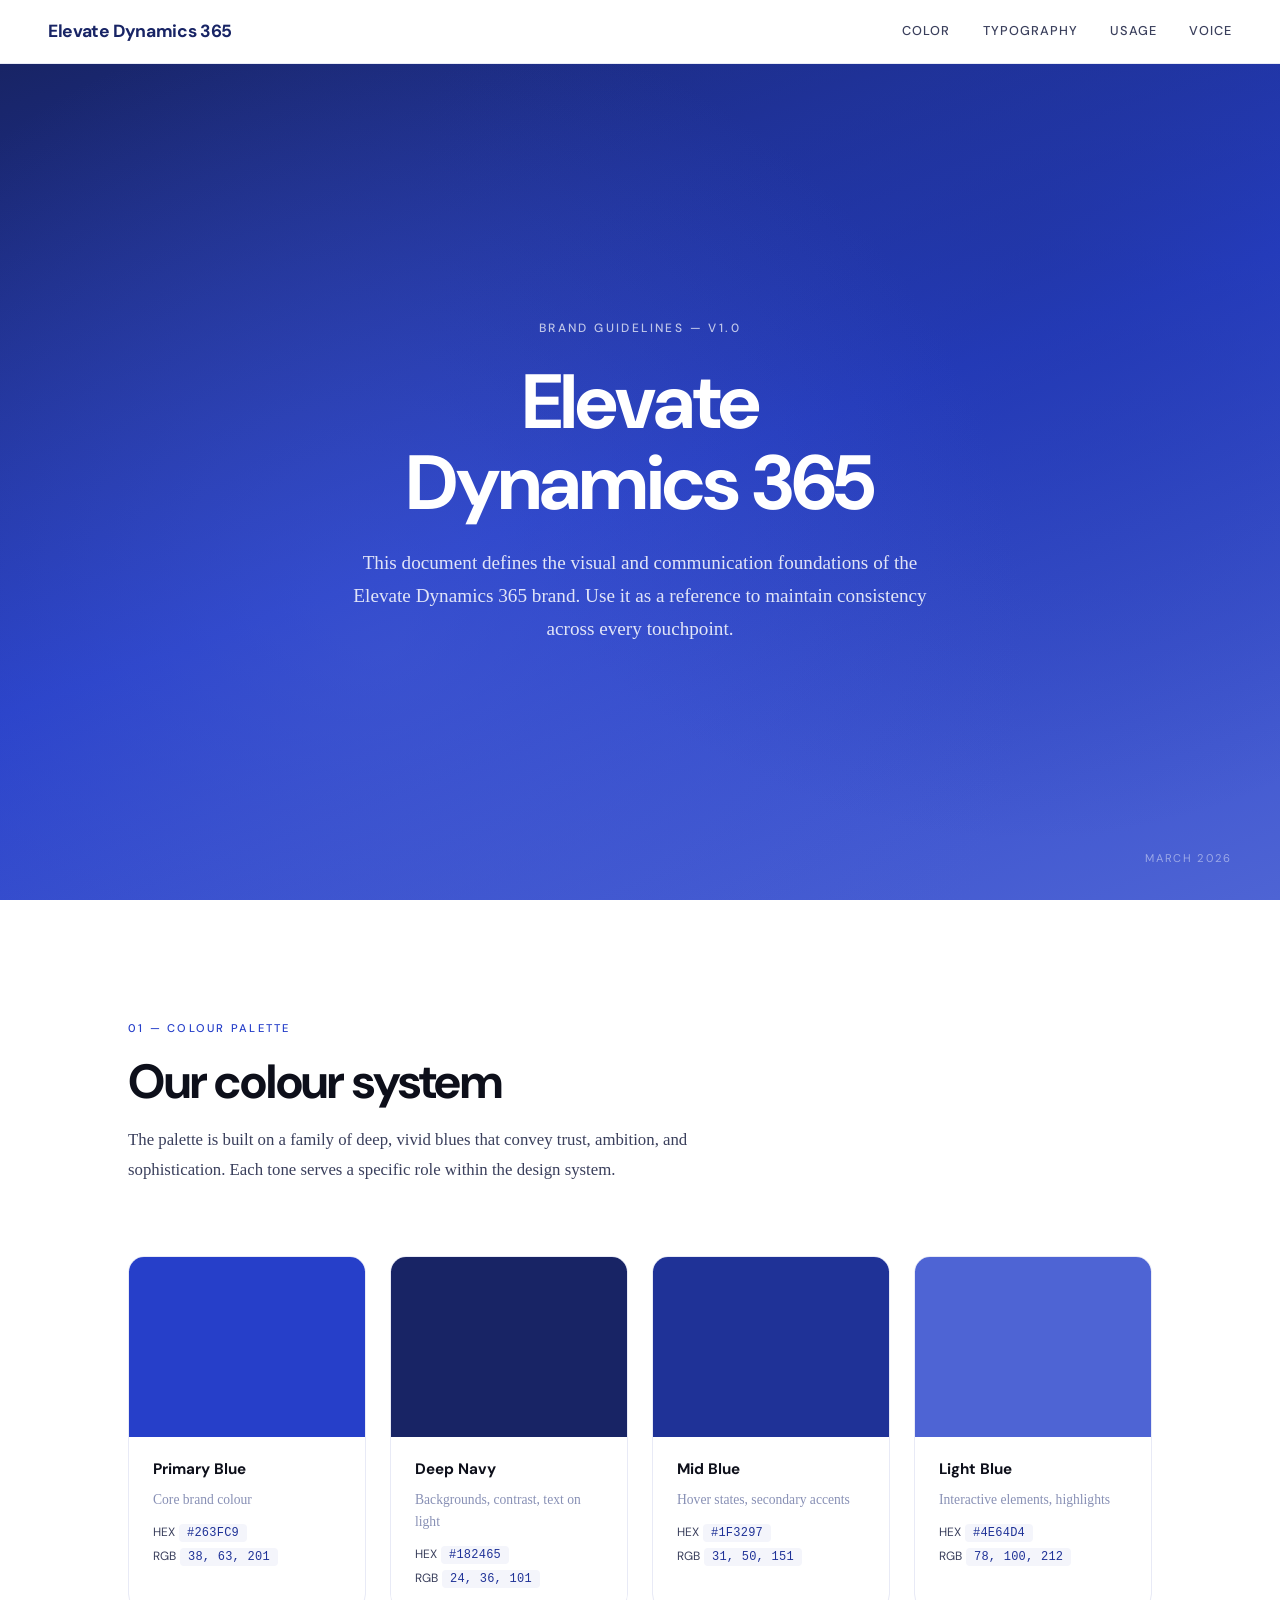
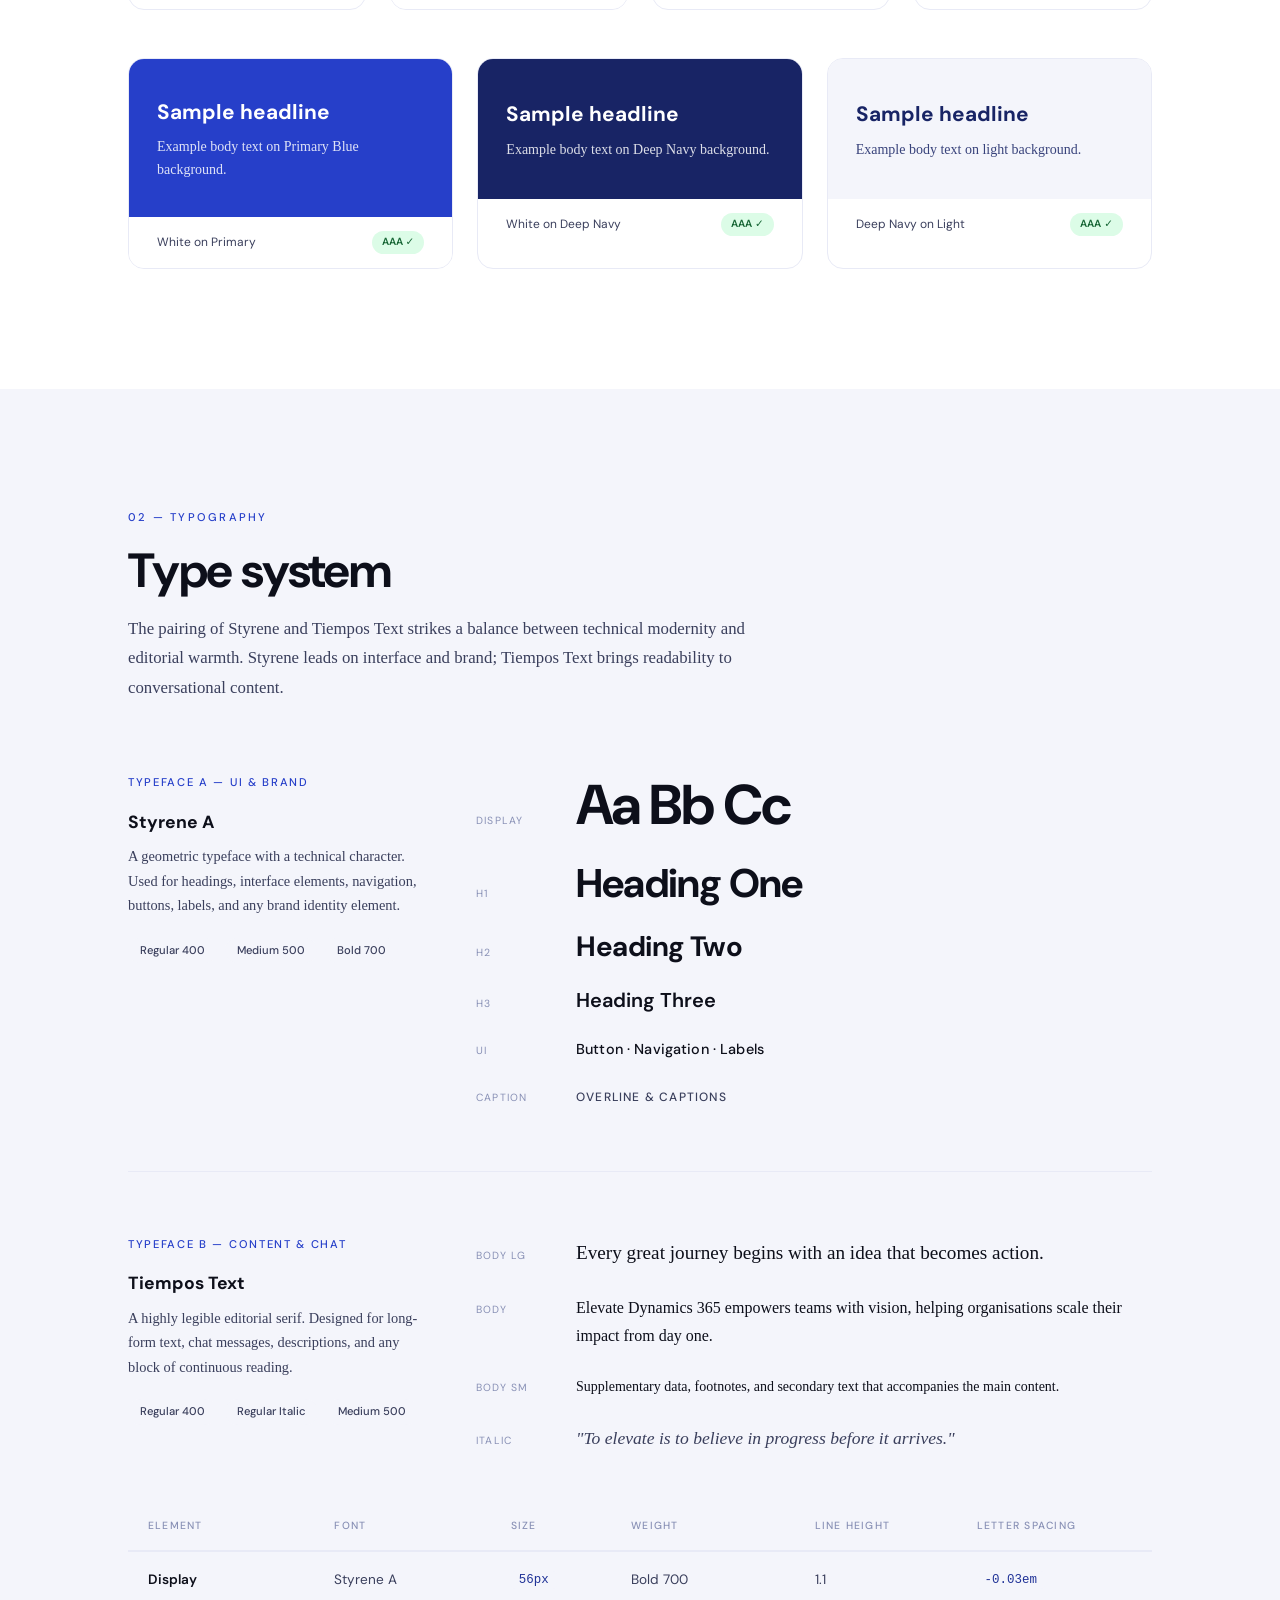
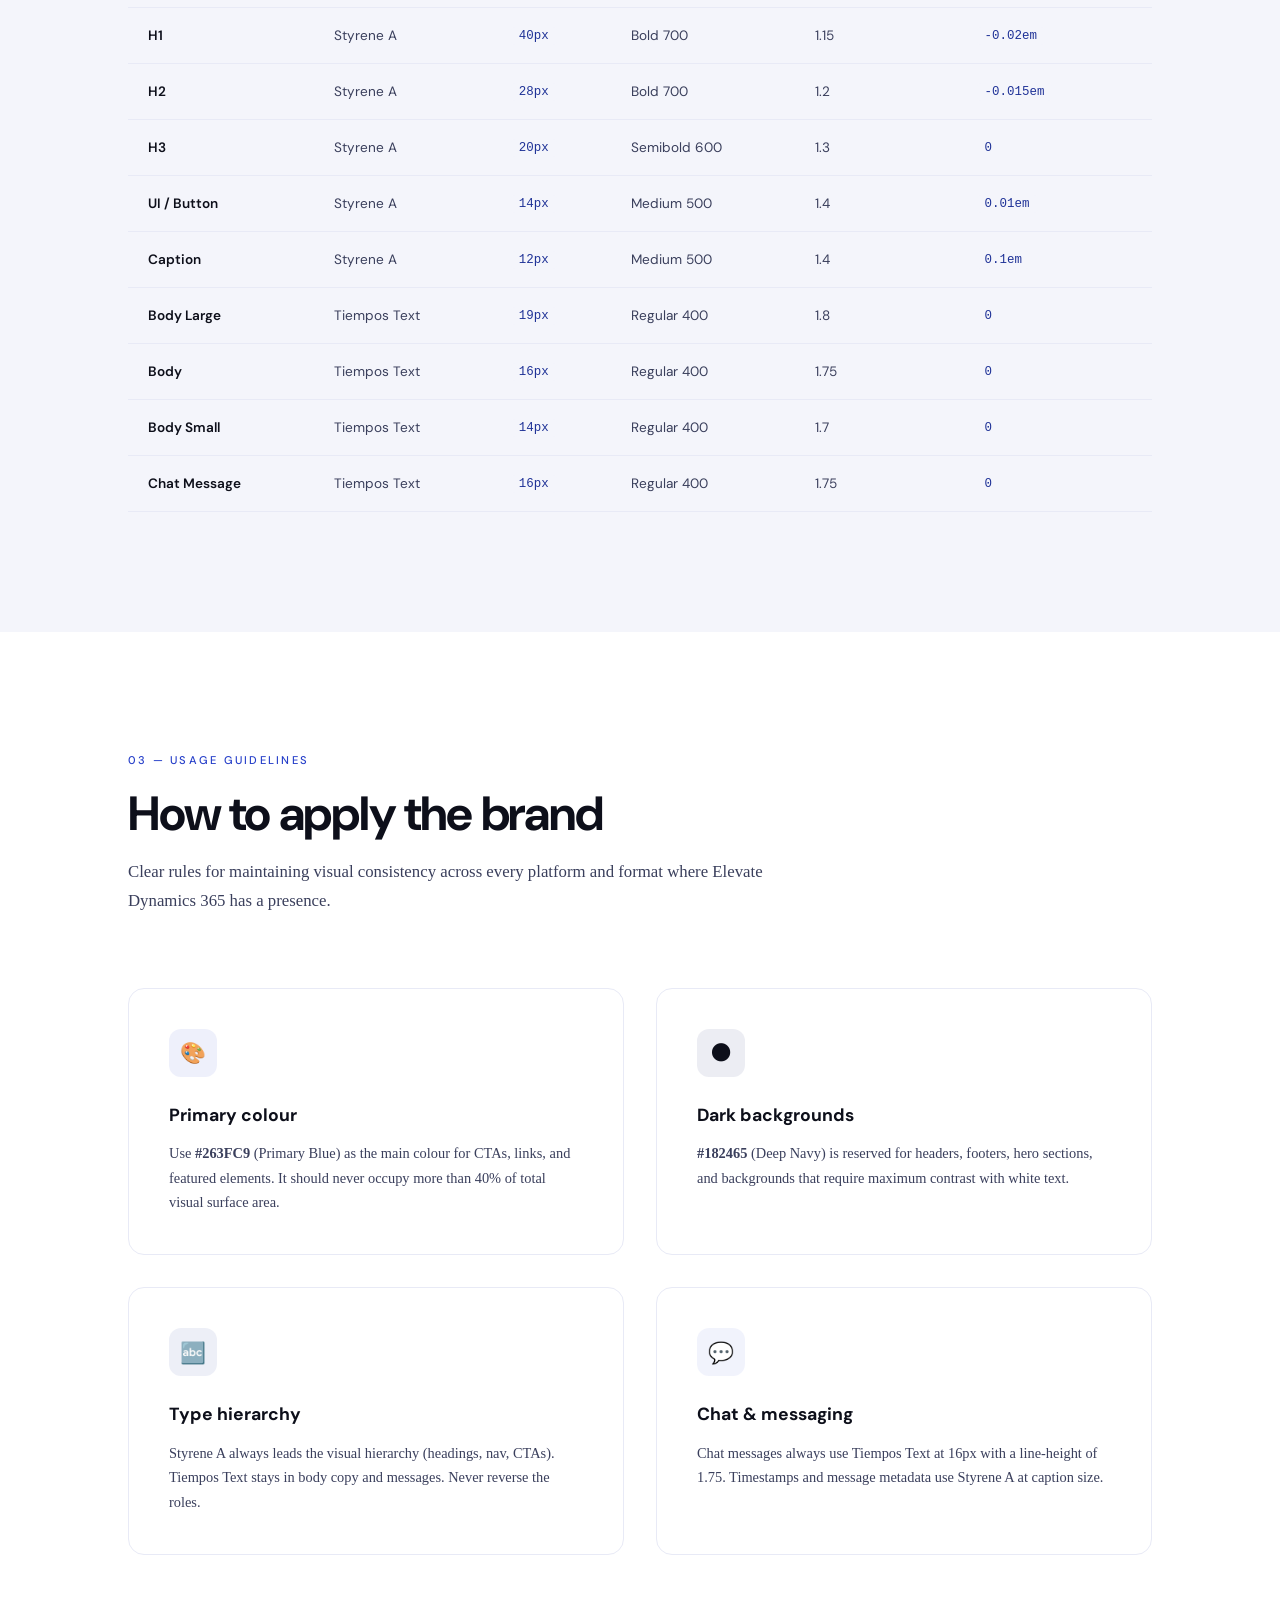
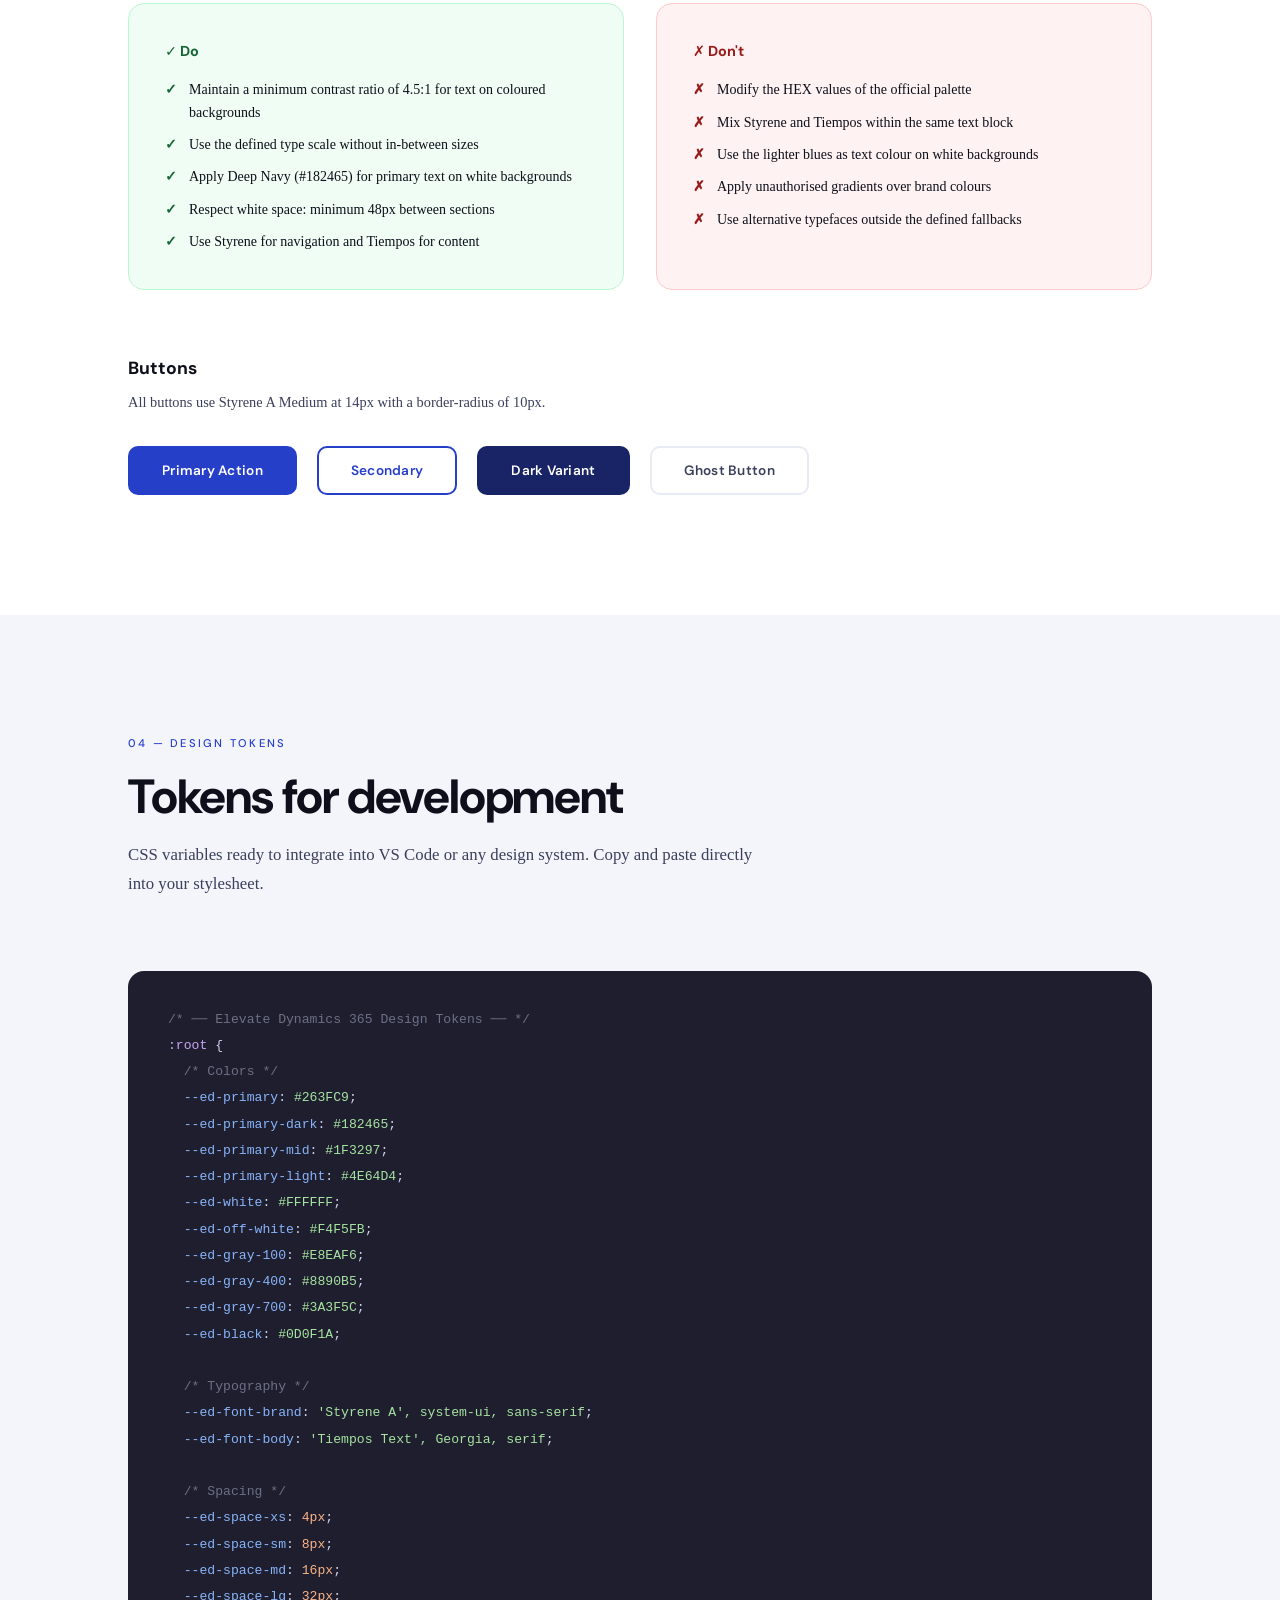
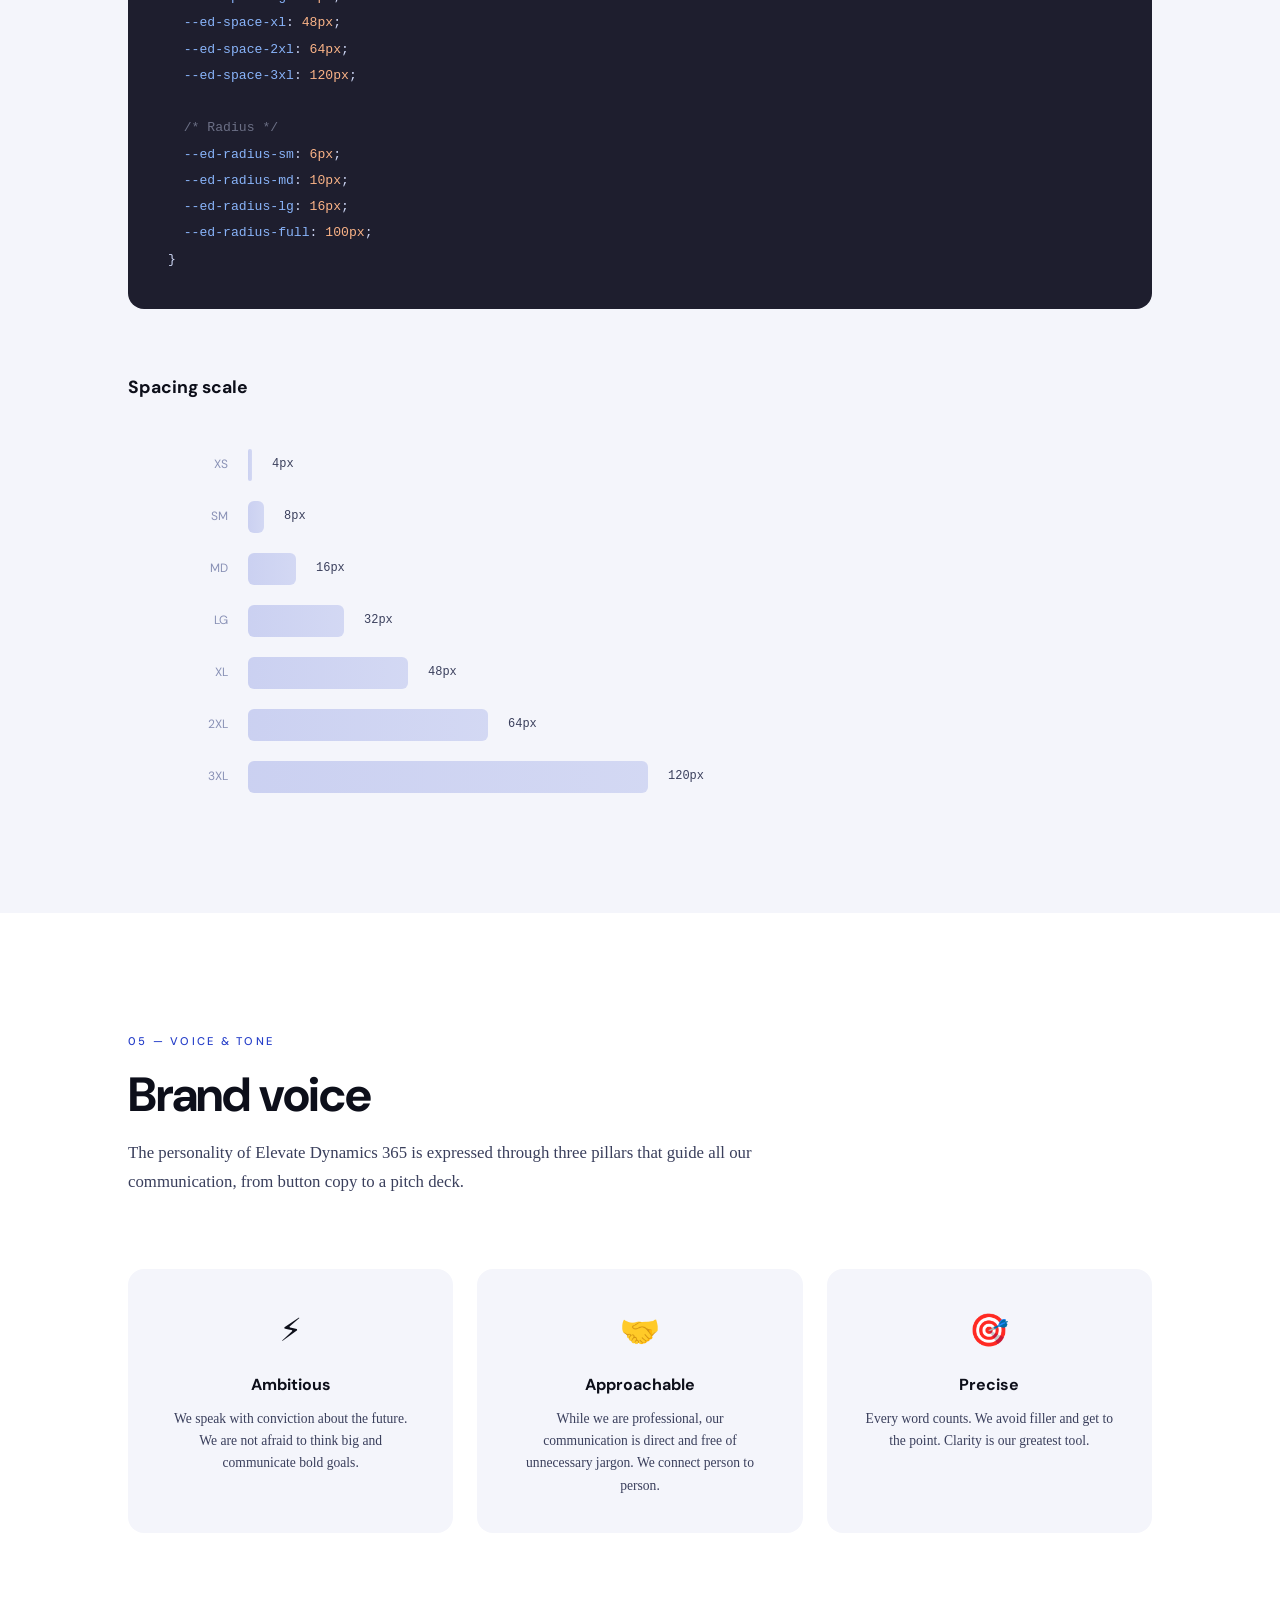
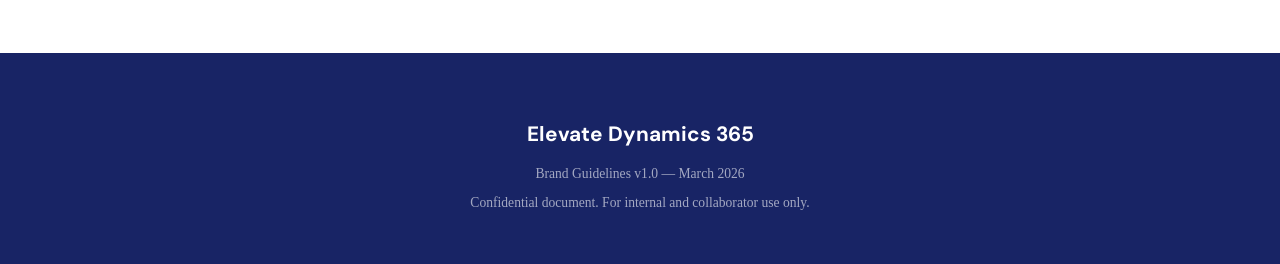
<file: brand-guidelines.html>
<!DOCTYPE html>
<html lang="en">
<head>
<meta charset="UTF-8">
<meta name="viewport" content="width=device-width, initial-scale=1.0">
<title>Elevate Dynamics 365 — Brand Guidelines</title>
<meta name="robots" content="noindex, nofollow">
<style>
  @import url('https://fonts.googleapis.com/css2?family=DM+Sans:ital,wght@0,400;0,500;0,700;1,400&display=swap');

  :root {
    --primary: #263fc9;
    --primary-dark: #182465;
    --primary-mid: #1f3297;
    --primary-light: #4e64d4;
    --white: #ffffff;
    --off-white: #f4f5fb;
    --gray-100: #e8eaf6;
    --gray-400: #8890b5;
    --gray-700: #3a3f5c;
    --black: #0d0f1a;
    --font-brand: 'Styrene A', 'DM Sans', system-ui, sans-serif;
    --font-body: 'Tiempos Text', 'Georgia', 'Times New Roman', serif;
    --font-fallback: 'DM Sans', system-ui, sans-serif;
  }

  * { margin: 0; padding: 0; box-sizing: border-box; }

  html { scroll-behavior: smooth; font-size: 16px; }

  body {
    font-family: var(--font-fallback);
    background: var(--white);
    color: var(--black);
    line-height: 1.6;
    -webkit-font-smoothing: antialiased;
  }

  /* ── NAV ── */
  nav {
    position: fixed; top: 0; left: 0; width: 100%; z-index: 100;
    background: rgba(255,255,255,.92);
    backdrop-filter: blur(12px);
    border-bottom: 1px solid var(--gray-100);
    padding: 0 48px;
    display: flex; align-items: center; justify-content: space-between;
    height: 64px;
  }
  nav .brand-name {
    font-family: var(--font-brand);
    font-weight: 700; font-size: 1.1rem;
    color: var(--primary-dark);
    letter-spacing: -0.02em;
  }
  nav .nav-links { display: flex; gap: 32px; }
  nav .nav-links a {
    font-family: var(--font-brand);
    font-size: .8rem; font-weight: 500;
    color: var(--gray-700);
    text-decoration: none;
    text-transform: uppercase;
    letter-spacing: .08em;
    transition: color .2s;
  }
  nav .nav-links a:hover { color: var(--primary); }

  /* ── HERO ── */
  .hero {
    margin-top: 64px;
    height: calc(100vh - 64px);
    display: flex; flex-direction: column;
    align-items: center; justify-content: center;
    background: linear-gradient(160deg, var(--primary-dark) 0%, var(--primary) 50%, var(--primary-light) 100%);
    color: var(--white);
    text-align: center;
    padding: 48px;
    position: relative;
    overflow: hidden;
  }
  .hero::before {
    content: '';
    position: absolute; inset: 0;
    background: radial-gradient(circle at 30% 70%, rgba(78,100,212,.4) 0%, transparent 60%),
                radial-gradient(circle at 80% 20%, rgba(31,50,151,.5) 0%, transparent 50%);
  }
  .hero * { position: relative; z-index: 1; }
  .hero .overline {
    font-family: var(--font-brand);
    font-size: .75rem; font-weight: 500;
    text-transform: uppercase;
    letter-spacing: .2em;
    opacity: .7;
    margin-bottom: 24px;
  }
  .hero h1 {
    font-family: var(--font-brand);
    font-size: clamp(2.8rem, 6vw, 5.5rem);
    font-weight: 700;
    line-height: 1.05;
    letter-spacing: -0.03em;
    margin-bottom: 24px;
  }
  .hero .subtitle {
    font-family: var(--font-body);
    font-size: clamp(1rem, 1.5vw, 1.25rem);
    max-width: 600px;
    opacity: .85;
    line-height: 1.7;
  }
  .hero .version {
    position: absolute;
    bottom: 32px; right: 48px;
    font-family: var(--font-brand);
    font-size: .7rem;
    text-transform: uppercase;
    letter-spacing: .15em;
    opacity: .45;
  }

  /* ── SECTIONS ── */
  section {
    max-width: 1120px;
    margin: 0 auto;
    padding: 120px 48px;
  }
  section.full-bleed {
    max-width: 100%;
    padding: 120px 0;
  }

  .section-header {
    margin-bottom: 72px;
  }
  .section-header .label {
    font-family: var(--font-brand);
    font-size: .7rem; font-weight: 500;
    text-transform: uppercase;
    letter-spacing: .2em;
    color: var(--primary);
    margin-bottom: 16px;
  }
  .section-header h2 {
    font-family: var(--font-brand);
    font-size: clamp(2rem, 4vw, 3rem);
    font-weight: 700;
    line-height: 1.15;
    letter-spacing: -0.025em;
    color: var(--black);
  }
  .section-header p {
    font-family: var(--font-body);
    font-size: 1.05rem;
    color: var(--gray-700);
    max-width: 640px;
    margin-top: 16px;
    line-height: 1.75;
  }

  /* ── COLOUR PALETTE ── */
  .color-grid {
    display: grid;
    grid-template-columns: repeat(4, 1fr);
    gap: 24px;
  }
  .color-card {
    border-radius: 16px;
    overflow: hidden;
    border: 1px solid var(--gray-100);
    transition: transform .25s, box-shadow .25s;
  }
  .color-card:hover {
    transform: translateY(-4px);
    box-shadow: 0 16px 48px rgba(38,63,201,.12);
  }
  .color-swatch {
    height: 180px;
    position: relative;
  }
  .color-swatch.primary { background: var(--primary); }
  .color-swatch.primary-dark { background: var(--primary-dark); }
  .color-swatch.primary-mid { background: var(--primary-mid); }
  .color-swatch.primary-light { background: var(--primary-light); }

  .color-info {
    padding: 20px 24px;
    background: var(--white);
  }
  .color-info .color-name {
    font-family: var(--font-brand);
    font-weight: 700;
    font-size: .95rem;
    color: var(--black);
    margin-bottom: 8px;
  }
  .color-info .color-role {
    font-family: var(--font-body);
    font-size: .85rem;
    color: var(--gray-400);
    margin-bottom: 12px;
  }
  .color-info .color-values {
    display: flex; flex-direction: column; gap: 4px;
  }
  .color-info .color-values span {
    font-family: var(--font-brand);
    font-size: .75rem;
    color: var(--gray-700);
    letter-spacing: .02em;
  }
  .color-info .color-values code {
    font-family: 'SF Mono', 'Fira Code', monospace;
    font-size: .75rem;
    background: var(--off-white);
    padding: 2px 8px;
    border-radius: 4px;
    color: var(--primary-mid);
  }

  /* ── TYPOGRAPHY ── */
  .type-showcase {
    display: flex; flex-direction: column;
    gap: 64px;
  }
  .type-block {
    display: grid;
    grid-template-columns: 300px 1fr;
    gap: 48px;
    align-items: start;
    padding-bottom: 64px;
    border-bottom: 1px solid var(--gray-100);
  }
  .type-block:last-child { border-bottom: none; padding-bottom: 0; }

  .type-meta .type-name {
    font-family: var(--font-brand);
    font-weight: 700;
    font-size: 1.1rem;
    color: var(--black);
    margin-bottom: 8px;
  }
  .type-meta .type-category {
    font-family: var(--font-brand);
    font-size: .7rem;
    text-transform: uppercase;
    letter-spacing: .15em;
    color: var(--primary);
    margin-bottom: 16px;
    font-weight: 500;
  }
  .type-meta .type-desc {
    font-family: var(--font-body);
    font-size: .9rem;
    color: var(--gray-700);
    line-height: 1.7;
  }
  .type-meta .type-weights {
    margin-top: 20px;
    display: flex; flex-wrap: wrap; gap: 8px;
  }
  .type-meta .weight-tag {
    font-family: var(--font-brand);
    font-size: .7rem;
    padding: 4px 12px;
    border-radius: 100px;
    background: var(--off-white);
    color: var(--gray-700);
    font-weight: 500;
  }

  .type-samples {
    display: flex; flex-direction: column; gap: 24px;
  }
  .type-sample-row {
    display: flex; align-items: baseline; gap: 20px;
  }
  .type-sample-row .sample-label {
    font-family: var(--font-brand);
    font-size: .65rem;
    text-transform: uppercase;
    letter-spacing: .12em;
    color: var(--gray-400);
    min-width: 80px;
    flex-shrink: 0;
    padding-top: 6px;
  }

  .sample-styrene {
    font-family: var(--font-brand);
    color: var(--black);
  }
  .sample-tiempos {
    font-family: var(--font-body);
    color: var(--black);
  }

  .sample-styrene.display { font-size: 3.5rem; font-weight: 700; line-height: 1.1; letter-spacing: -0.03em; }
  .sample-styrene.h1 { font-size: 2.5rem; font-weight: 700; line-height: 1.15; letter-spacing: -0.02em; }
  .sample-styrene.h2 { font-size: 1.75rem; font-weight: 700; line-height: 1.2; letter-spacing: -0.015em; }
  .sample-styrene.h3 { font-size: 1.25rem; font-weight: 600; line-height: 1.3; }
  .sample-styrene.ui { font-size: .9rem; font-weight: 500; line-height: 1.4; letter-spacing: .01em; }
  .sample-styrene.caption { font-size: .75rem; font-weight: 500; line-height: 1.4; text-transform: uppercase; letter-spacing: .1em; color: var(--gray-700); }

  .sample-tiempos.body-lg { font-size: 1.2rem; line-height: 1.8; }
  .sample-tiempos.body { font-size: 1rem; line-height: 1.75; }
  .sample-tiempos.body-sm { font-size: .875rem; line-height: 1.7; }
  .sample-tiempos.italic { font-size: 1.1rem; line-height: 1.75; font-style: italic; color: var(--gray-700); }

  /* ── SCALE TABLE ── */
  .scale-table {
    width: 100%;
    border-collapse: collapse;
    margin-top: 48px;
  }
  .scale-table th, .scale-table td {
    text-align: left;
    padding: 16px 20px;
    font-family: var(--font-brand);
    font-size: .85rem;
  }
  .scale-table th {
    font-size: .65rem;
    text-transform: uppercase;
    letter-spacing: .12em;
    color: var(--gray-400);
    font-weight: 500;
    border-bottom: 2px solid var(--gray-100);
  }
  .scale-table td {
    border-bottom: 1px solid var(--gray-100);
    color: var(--gray-700);
  }
  .scale-table td:first-child {
    font-weight: 600;
    color: var(--black);
  }
  .scale-table td code {
    font-family: 'SF Mono', 'Fira Code', monospace;
    font-size: .78rem;
    background: var(--off-white);
    padding: 2px 8px;
    border-radius: 4px;
    color: var(--primary-mid);
  }

  /* ── USAGE SECTION ── */
  .usage-grid {
    display: grid;
    grid-template-columns: repeat(2, 1fr);
    gap: 32px;
  }
  .usage-card {
    padding: 40px;
    border-radius: 16px;
    border: 1px solid var(--gray-100);
    background: var(--white);
    transition: box-shadow .25s;
  }
  .usage-card:hover {
    box-shadow: 0 8px 32px rgba(38,63,201,.06);
  }
  .usage-card .usage-icon {
    width: 48px; height: 48px;
    border-radius: 12px;
    display: flex; align-items: center; justify-content: center;
    margin-bottom: 24px;
    font-size: 1.3rem;
  }
  .usage-card .usage-icon.blue { background: rgba(38,63,201,.08); }
  .usage-card .usage-icon.dark { background: rgba(24,36,101,.08); }
  .usage-card .usage-icon.mid { background: rgba(31,50,151,.08); }
  .usage-card .usage-icon.light { background: rgba(78,100,212,.08); }

  .usage-card h3 {
    font-family: var(--font-brand);
    font-weight: 700;
    font-size: 1.1rem;
    color: var(--black);
    margin-bottom: 12px;
  }
  .usage-card p {
    font-family: var(--font-body);
    font-size: .9rem;
    color: var(--gray-700);
    line-height: 1.7;
  }

  /* ── DO / DON'T ── */
  .dos-donts {
    display: grid;
    grid-template-columns: 1fr 1fr;
    gap: 32px;
    margin-top: 48px;
  }
  .do-card, .dont-card {
    padding: 36px;
    border-radius: 16px;
  }
  .do-card {
    background: #f0fdf4;
    border: 1px solid #bbf7d0;
  }
  .dont-card {
    background: #fef2f2;
    border: 1px solid #fecaca;
  }
  .do-card h4, .dont-card h4 {
    font-family: var(--font-brand);
    font-weight: 700;
    font-size: .9rem;
    margin-bottom: 16px;
  }
  .do-card h4 { color: #166534; }
  .dont-card h4 { color: #991b1b; }
  .do-card ul, .dont-card ul {
    list-style: none;
    display: flex; flex-direction: column; gap: 10px;
  }
  .do-card li, .dont-card li {
    font-family: var(--font-body);
    font-size: .875rem;
    line-height: 1.6;
    padding-left: 24px;
    position: relative;
  }
  .do-card li::before {
    content: '✓';
    position: absolute; left: 0;
    color: #166534;
    font-weight: 700;
  }
  .dont-card li::before {
    content: '✗';
    position: absolute; left: 0;
    color: #991b1b;
    font-weight: 700;
  }

  /* ── COLOR COMBOS ── */
  .combo-grid {
    display: grid;
    grid-template-columns: repeat(3, 1fr);
    gap: 24px;
    margin-top: 48px;
  }
  .combo-card {
    border-radius: 16px;
    overflow: hidden;
    border: 1px solid var(--gray-100);
  }
  .combo-preview {
    padding: 36px 28px;
    min-height: 140px;
    display: flex; flex-direction: column;
    justify-content: center;
  }
  .combo-preview h4 {
    font-family: var(--font-brand);
    font-weight: 700;
    font-size: 1.3rem;
    margin-bottom: 8px;
  }
  .combo-preview p {
    font-family: var(--font-body);
    font-size: .875rem;
    line-height: 1.6;
    opacity: .85;
  }
  .combo-label {
    padding: 14px 28px;
    background: var(--white);
    font-family: var(--font-brand);
    font-size: .75rem;
    color: var(--gray-700);
    display: flex; justify-content: space-between;
    align-items: center;
  }
  .combo-label .contrast {
    font-size: .65rem;
    padding: 3px 10px;
    border-radius: 100px;
    font-weight: 600;
  }
  .contrast.pass { background: #dcfce7; color: #166534; }
  .contrast.caution { background: #fef9c3; color: #854d0e; }

  /* ── SPACING ── */
  .spacing-demo {
    display: flex; flex-direction: column; gap: 20px;
    margin-top: 48px;
  }
  .spacing-row {
    display: flex; align-items: center; gap: 20px;
  }
  .spacing-row .sp-label {
    font-family: var(--font-brand);
    font-size: .75rem;
    color: var(--gray-400);
    min-width: 100px;
    text-align: right;
  }
  .spacing-row .sp-bar {
    height: 32px;
    border-radius: 6px;
    background: linear-gradient(90deg, var(--primary), var(--primary-light));
    opacity: .2;
  }
  .spacing-row .sp-value {
    font-family: 'SF Mono', 'Fira Code', monospace;
    font-size: .75rem;
    color: var(--gray-700);
  }

  /* ── BUTTON SAMPLES ── */
  .button-samples {
    display: flex; gap: 20px;
    flex-wrap: wrap;
    margin-top: 32px;
  }
  .btn {
    font-family: var(--font-brand);
    font-weight: 600;
    font-size: .85rem;
    letter-spacing: .02em;
    padding: 14px 32px;
    border-radius: 10px;
    border: 2px solid transparent;
    cursor: pointer;
    transition: all .2s;
  }
  .btn-primary {
    background: var(--primary);
    color: var(--white);
  }
  .btn-primary:hover { background: var(--primary-mid); }
  .btn-secondary {
    background: transparent;
    color: var(--primary);
    border-color: var(--primary);
  }
  .btn-secondary:hover { background: var(--off-white); }
  .btn-dark {
    background: var(--primary-dark);
    color: var(--white);
  }
  .btn-dark:hover { background: var(--primary-mid); }
  .btn-ghost {
    background: transparent;
    color: var(--gray-700);
    border-color: var(--gray-100);
  }
  .btn-ghost:hover { border-color: var(--primary-light); color: var(--primary); }

  /* ── VOICE & TONE ── */
  .voice-grid {
    display: grid;
    grid-template-columns: repeat(3, 1fr);
    gap: 24px;
  }
  .voice-card {
    padding: 36px;
    border-radius: 16px;
    background: var(--off-white);
    text-align: center;
  }
  .voice-card .voice-emoji {
    font-size: 2rem;
    margin-bottom: 16px;
  }
  .voice-card h4 {
    font-family: var(--font-brand);
    font-weight: 700;
    font-size: 1rem;
    color: var(--black);
    margin-bottom: 10px;
  }
  .voice-card p {
    font-family: var(--font-body);
    font-size: .85rem;
    color: var(--gray-700);
    line-height: 1.65;
  }

  /* ── FOOTER ── */
  footer {
    background: var(--primary-dark);
    color: var(--white);
    text-align: center;
    padding: 64px 48px;
  }
  footer .footer-brand {
    font-family: var(--font-brand);
    font-weight: 700;
    font-size: 1.3rem;
    margin-bottom: 12px;
  }
  footer p {
    font-family: var(--font-body);
    font-size: .85rem;
    opacity: .6;
  }

  /* ── RESPONSIVE ── */
  @media (max-width: 768px) {
    nav { padding: 0 24px; }
    nav .nav-links { gap: 16px; }
    nav .nav-links a { font-size: .7rem; }
    section { padding: 80px 24px; }
    .color-grid { grid-template-columns: repeat(2, 1fr); }
    .type-block { grid-template-columns: 1fr; gap: 24px; }
    .usage-grid { grid-template-columns: 1fr; }
    .dos-donts { grid-template-columns: 1fr; }
    .combo-grid { grid-template-columns: 1fr; }
    .voice-grid { grid-template-columns: 1fr; }
  }
</style>
</head>
<body>

<!-- ════════════ NAV ════════════ -->
<nav>
  <div class="brand-name">Elevate Dynamics 365</div>
  <div class="nav-links">
    <a href="#color">Color</a>
    <a href="#typography">Typography</a>
    <a href="#usage">Usage</a>
    <a href="#voice">Voice</a>
  </div>
</nav>

<!-- ════════════ HERO ════════════ -->
<div class="hero">
  <div class="overline">Brand Guidelines — v1.0</div>
  <h1>Elevate<br>Dynamics 365</h1>
  <p class="subtitle">
    This document defines the visual and communication foundations of the Elevate Dynamics 365 brand.
    Use it as a reference to maintain consistency across every touchpoint.
  </p>
  <div class="version">March 2026</div>
</div>

<!-- ════════════ COLOUR ════════════ -->
<section id="color">
  <div class="section-header">
    <div class="label">01 — Colour Palette</div>
    <h2>Our colour system</h2>
    <p>
      The palette is built on a family of deep, vivid blues that convey trust, ambition, and
      sophistication. Each tone serves a specific role within the design system.
    </p>
  </div>

  <div class="color-grid">
    <div class="color-card">
      <div class="color-swatch primary"></div>
      <div class="color-info">
        <div class="color-name">Primary Blue</div>
        <div class="color-role">Core brand colour</div>
        <div class="color-values">
          <span>HEX <code>#263FC9</code></span>
          <span>RGB <code>38, 63, 201</code></span>
        </div>
      </div>
    </div>

    <div class="color-card">
      <div class="color-swatch primary-dark"></div>
      <div class="color-info">
        <div class="color-name">Deep Navy</div>
        <div class="color-role">Backgrounds, contrast, text on light</div>
        <div class="color-values">
          <span>HEX <code>#182465</code></span>
          <span>RGB <code>24, 36, 101</code></span>
        </div>
      </div>
    </div>

    <div class="color-card">
      <div class="color-swatch primary-mid"></div>
      <div class="color-info">
        <div class="color-name">Mid Blue</div>
        <div class="color-role">Hover states, secondary accents</div>
        <div class="color-values">
          <span>HEX <code>#1F3297</code></span>
          <span>RGB <code>31, 50, 151</code></span>
        </div>
      </div>
    </div>

    <div class="color-card">
      <div class="color-swatch primary-light"></div>
      <div class="color-info">
        <div class="color-name">Light Blue</div>
        <div class="color-role">Interactive elements, highlights</div>
        <div class="color-values">
          <span>HEX <code>#4E64D4</code></span>
          <span>RGB <code>78, 100, 212</code></span>
        </div>
      </div>
    </div>
  </div>

  <!-- Colour combos -->
  <div class="combo-grid">
    <div class="combo-card">
      <div class="combo-preview" style="background:#263fc9; color:#fff;">
        <h4>Sample headline</h4>
        <p>Example body text on Primary Blue background.</p>
      </div>
      <div class="combo-label">
        White on Primary
        <span class="contrast pass">AAA ✓</span>
      </div>
    </div>
    <div class="combo-card">
      <div class="combo-preview" style="background:#182465; color:#fff;">
        <h4>Sample headline</h4>
        <p>Example body text on Deep Navy background.</p>
      </div>
      <div class="combo-label">
        White on Deep Navy
        <span class="contrast pass">AAA ✓</span>
      </div>
    </div>
    <div class="combo-card">
      <div class="combo-preview" style="background:#f4f5fb; color:#182465;">
        <h4>Sample headline</h4>
        <p>Example body text on light background.</p>
      </div>
      <div class="combo-label">
        Deep Navy on Light
        <span class="contrast pass">AAA ✓</span>
      </div>
    </div>
  </div>
</section>

<!-- ════════════ TYPOGRAPHY ════════════ -->
<section id="typography" style="background: var(--off-white); max-width: 100%; padding: 120px 0;">
  <div style="max-width: 1120px; margin: 0 auto; padding: 0 48px;">
    <div class="section-header">
      <div class="label">02 — Typography</div>
      <h2>Type system</h2>
      <p>
        The pairing of Styrene and Tiempos Text strikes a balance between technical modernity
        and editorial warmth. Styrene leads on interface and brand; Tiempos Text brings readability to conversational content.
      </p>
    </div>

    <div class="type-showcase">
      <!-- Styrene -->
      <div class="type-block">
        <div class="type-meta">
          <div class="type-category">Typeface A — UI &amp; Brand</div>
          <div class="type-name">Styrene A</div>
          <p class="type-desc">
            A geometric typeface with a technical character. Used for headings,
            interface elements, navigation, buttons, labels, and any
            brand identity element.
          </p>
          <div class="type-weights">
            <span class="weight-tag">Regular 400</span>
            <span class="weight-tag">Medium 500</span>
            <span class="weight-tag">Bold 700</span>
          </div>
        </div>
        <div class="type-samples">
          <div class="type-sample-row">
            <span class="sample-label">Display</span>
            <span class="sample-styrene display">Aa Bb Cc</span>
          </div>
          <div class="type-sample-row">
            <span class="sample-label">H1</span>
            <span class="sample-styrene h1">Heading One</span>
          </div>
          <div class="type-sample-row">
            <span class="sample-label">H2</span>
            <span class="sample-styrene h2">Heading Two</span>
          </div>
          <div class="type-sample-row">
            <span class="sample-label">H3</span>
            <span class="sample-styrene h3">Heading Three</span>
          </div>
          <div class="type-sample-row">
            <span class="sample-label">UI</span>
            <span class="sample-styrene ui">Button · Navigation · Labels</span>
          </div>
          <div class="type-sample-row">
            <span class="sample-label">Caption</span>
            <span class="sample-styrene caption">Overline &amp; Captions</span>
          </div>
        </div>
      </div>

      <!-- Tiempos Text -->
      <div class="type-block">
        <div class="type-meta">
          <div class="type-category">Typeface B — Content &amp; Chat</div>
          <div class="type-name">Tiempos Text</div>
          <p class="type-desc">
            A highly legible editorial serif. Designed for long-form text,
            chat messages, descriptions, and any block of continuous
            reading.
          </p>
          <div class="type-weights">
            <span class="weight-tag">Regular 400</span>
            <span class="weight-tag">Regular Italic</span>
            <span class="weight-tag">Medium 500</span>
          </div>
        </div>
        <div class="type-samples">
          <div class="type-sample-row">
            <span class="sample-label">Body LG</span>
            <span class="sample-tiempos body-lg">Every great journey begins with an idea that becomes action.</span>
          </div>
          <div class="type-sample-row">
            <span class="sample-label">Body</span>
            <span class="sample-tiempos body">Elevate Dynamics 365 empowers teams with vision, helping organisations scale their impact from day one.</span>
          </div>
          <div class="type-sample-row">
            <span class="sample-label">Body SM</span>
            <span class="sample-tiempos body-sm">Supplementary data, footnotes, and secondary text that accompanies the main content.</span>
          </div>
          <div class="type-sample-row">
            <span class="sample-label">Italic</span>
            <span class="sample-tiempos italic">"To elevate is to believe in progress before it arrives."</span>
          </div>
        </div>
      </div>
    </div>

    <!-- Type Scale Table -->
    <table class="scale-table">
      <thead>
        <tr>
          <th>Element</th>
          <th>Font</th>
          <th>Size</th>
          <th>Weight</th>
          <th>Line Height</th>
          <th>Letter Spacing</th>
        </tr>
      </thead>
      <tbody>
        <tr>
          <td>Display</td>
          <td>Styrene A</td>
          <td><code>56px</code></td>
          <td>Bold 700</td>
          <td>1.1</td>
          <td><code>-0.03em</code></td>
        </tr>
        <tr>
          <td>H1</td>
          <td>Styrene A</td>
          <td><code>40px</code></td>
          <td>Bold 700</td>
          <td>1.15</td>
          <td><code>-0.02em</code></td>
        </tr>
        <tr>
          <td>H2</td>
          <td>Styrene A</td>
          <td><code>28px</code></td>
          <td>Bold 700</td>
          <td>1.2</td>
          <td><code>-0.015em</code></td>
        </tr>
        <tr>
          <td>H3</td>
          <td>Styrene A</td>
          <td><code>20px</code></td>
          <td>Semibold 600</td>
          <td>1.3</td>
          <td><code>0</code></td>
        </tr>
        <tr>
          <td>UI / Button</td>
          <td>Styrene A</td>
          <td><code>14px</code></td>
          <td>Medium 500</td>
          <td>1.4</td>
          <td><code>0.01em</code></td>
        </tr>
        <tr>
          <td>Caption</td>
          <td>Styrene A</td>
          <td><code>12px</code></td>
          <td>Medium 500</td>
          <td>1.4</td>
          <td><code>0.1em</code></td>
        </tr>
        <tr>
          <td>Body Large</td>
          <td>Tiempos Text</td>
          <td><code>19px</code></td>
          <td>Regular 400</td>
          <td>1.8</td>
          <td><code>0</code></td>
        </tr>
        <tr>
          <td>Body</td>
          <td>Tiempos Text</td>
          <td><code>16px</code></td>
          <td>Regular 400</td>
          <td>1.75</td>
          <td><code>0</code></td>
        </tr>
        <tr>
          <td>Body Small</td>
          <td>Tiempos Text</td>
          <td><code>14px</code></td>
          <td>Regular 400</td>
          <td>1.7</td>
          <td><code>0</code></td>
        </tr>
        <tr>
          <td>Chat Message</td>
          <td>Tiempos Text</td>
          <td><code>16px</code></td>
          <td>Regular 400</td>
          <td>1.75</td>
          <td><code>0</code></td>
        </tr>
      </tbody>
    </table>
  </div>
</section>

<!-- ════════════ USAGE GUIDELINES ════════════ -->
<section id="usage">
  <div class="section-header">
    <div class="label">03 — Usage Guidelines</div>
    <h2>How to apply the brand</h2>
    <p>
      Clear rules for maintaining visual consistency across every platform and format where
      Elevate Dynamics 365 has a presence.
    </p>
  </div>

  <div class="usage-grid">
    <div class="usage-card">
      <div class="usage-icon blue">🎨</div>
      <h3>Primary colour</h3>
      <p>
        Use <strong>#263FC9</strong> (Primary Blue) as the main colour for CTAs, links, and featured elements.
        It should never occupy more than 40% of total visual surface area.
      </p>
    </div>
    <div class="usage-card">
      <div class="usage-icon dark">🌑</div>
      <h3>Dark backgrounds</h3>
      <p>
        <strong>#182465</strong> (Deep Navy) is reserved for headers, footers, hero sections, and backgrounds that
        require maximum contrast with white text.
      </p>
    </div>
    <div class="usage-card">
      <div class="usage-icon mid">🔤</div>
      <h3>Type hierarchy</h3>
      <p>
        Styrene A always leads the visual hierarchy (headings, nav, CTAs).
        Tiempos Text stays in body copy and messages. Never reverse the roles.
      </p>
    </div>
    <div class="usage-card">
      <div class="usage-icon light">💬</div>
      <h3>Chat &amp; messaging</h3>
      <p>
        Chat messages always use Tiempos Text at 16px with a line-height of 1.75.
        Timestamps and message metadata use Styrene A at caption size.
      </p>
    </div>
  </div>

  <!-- Do / Don't -->
  <div class="dos-donts">
    <div class="do-card">
      <h4>✓ Do</h4>
      <ul>
        <li>Maintain a minimum contrast ratio of 4.5:1 for text on coloured backgrounds</li>
        <li>Use the defined type scale without in-between sizes</li>
        <li>Apply Deep Navy (#182465) for primary text on white backgrounds</li>
        <li>Respect white space: minimum 48px between sections</li>
        <li>Use Styrene for navigation and Tiempos for content</li>
      </ul>
    </div>
    <div class="dont-card">
      <h4>✗ Don't</h4>
      <ul>
        <li>Modify the HEX values of the official palette</li>
        <li>Mix Styrene and Tiempos within the same text block</li>
        <li>Use the lighter blues as text colour on white backgrounds</li>
        <li>Apply unauthorised gradients over brand colours</li>
        <li>Use alternative typefaces outside the defined fallbacks</li>
      </ul>
    </div>
  </div>

  <!-- Button Samples -->
  <h3 style="font-family: var(--font-brand); margin-top: 64px; margin-bottom: 8px; font-size: 1.1rem;">Buttons</h3>
  <p style="font-family: var(--font-body); font-size: .9rem; color: var(--gray-700); margin-bottom: 0;">
    All buttons use Styrene A Medium at 14px with a border-radius of 10px.
  </p>
  <div class="button-samples">
    <button class="btn btn-primary">Primary Action</button>
    <button class="btn btn-secondary">Secondary</button>
    <button class="btn btn-dark">Dark Variant</button>
    <button class="btn btn-ghost">Ghost Button</button>
  </div>
</section>

<!-- ════════════ DESIGN TOKENS ════════════ -->
<section style="background: var(--off-white); max-width: 100%; padding: 120px 0;">
  <div style="max-width: 1120px; margin: 0 auto; padding: 0 48px;">
    <div class="section-header">
      <div class="label">04 — Design Tokens</div>
      <h2>Tokens for development</h2>
      <p>
        CSS variables ready to integrate into VS Code or any design system.
        Copy and paste directly into your stylesheet.
      </p>
    </div>

    <div style="background: #1e1e2e; border-radius: 16px; padding: 36px 40px; font-family: 'SF Mono', 'Fira Code', monospace; font-size: .82rem; line-height: 2; color: #cdd6f4; overflow-x: auto;">
      <span style="color: #6c7086;">/* ── Elevate Dynamics 365 Design Tokens ── */</span><br>
      <span style="color: #cba6f7;">:root</span> {<br>
      &nbsp;&nbsp;<span style="color: #6c7086;">/* Colors */</span><br>
      &nbsp;&nbsp;<span style="color: #89b4fa;">--ed-primary</span>: <span style="color: #a6e3a1;">#263FC9</span>;<br>
      &nbsp;&nbsp;<span style="color: #89b4fa;">--ed-primary-dark</span>: <span style="color: #a6e3a1;">#182465</span>;<br>
      &nbsp;&nbsp;<span style="color: #89b4fa;">--ed-primary-mid</span>: <span style="color: #a6e3a1;">#1F3297</span>;<br>
      &nbsp;&nbsp;<span style="color: #89b4fa;">--ed-primary-light</span>: <span style="color: #a6e3a1;">#4E64D4</span>;<br>
      &nbsp;&nbsp;<span style="color: #89b4fa;">--ed-white</span>: <span style="color: #a6e3a1;">#FFFFFF</span>;<br>
      &nbsp;&nbsp;<span style="color: #89b4fa;">--ed-off-white</span>: <span style="color: #a6e3a1;">#F4F5FB</span>;<br>
      &nbsp;&nbsp;<span style="color: #89b4fa;">--ed-gray-100</span>: <span style="color: #a6e3a1;">#E8EAF6</span>;<br>
      &nbsp;&nbsp;<span style="color: #89b4fa;">--ed-gray-400</span>: <span style="color: #a6e3a1;">#8890B5</span>;<br>
      &nbsp;&nbsp;<span style="color: #89b4fa;">--ed-gray-700</span>: <span style="color: #a6e3a1;">#3A3F5C</span>;<br>
      &nbsp;&nbsp;<span style="color: #89b4fa;">--ed-black</span>: <span style="color: #a6e3a1;">#0D0F1A</span>;<br><br>
      &nbsp;&nbsp;<span style="color: #6c7086;">/* Typography */</span><br>
      &nbsp;&nbsp;<span style="color: #89b4fa;">--ed-font-brand</span>: <span style="color: #a6e3a1;">'Styrene A', system-ui, sans-serif</span>;<br>
      &nbsp;&nbsp;<span style="color: #89b4fa;">--ed-font-body</span>: <span style="color: #a6e3a1;">'Tiempos Text', Georgia, serif</span>;<br><br>
      &nbsp;&nbsp;<span style="color: #6c7086;">/* Spacing */</span><br>
      &nbsp;&nbsp;<span style="color: #89b4fa;">--ed-space-xs</span>: <span style="color: #fab387;">4px</span>;<br>
      &nbsp;&nbsp;<span style="color: #89b4fa;">--ed-space-sm</span>: <span style="color: #fab387;">8px</span>;<br>
      &nbsp;&nbsp;<span style="color: #89b4fa;">--ed-space-md</span>: <span style="color: #fab387;">16px</span>;<br>
      &nbsp;&nbsp;<span style="color: #89b4fa;">--ed-space-lg</span>: <span style="color: #fab387;">32px</span>;<br>
      &nbsp;&nbsp;<span style="color: #89b4fa;">--ed-space-xl</span>: <span style="color: #fab387;">48px</span>;<br>
      &nbsp;&nbsp;<span style="color: #89b4fa;">--ed-space-2xl</span>: <span style="color: #fab387;">64px</span>;<br>
      &nbsp;&nbsp;<span style="color: #89b4fa;">--ed-space-3xl</span>: <span style="color: #fab387;">120px</span>;<br><br>
      &nbsp;&nbsp;<span style="color: #6c7086;">/* Radius */</span><br>
      &nbsp;&nbsp;<span style="color: #89b4fa;">--ed-radius-sm</span>: <span style="color: #fab387;">6px</span>;<br>
      &nbsp;&nbsp;<span style="color: #89b4fa;">--ed-radius-md</span>: <span style="color: #fab387;">10px</span>;<br>
      &nbsp;&nbsp;<span style="color: #89b4fa;">--ed-radius-lg</span>: <span style="color: #fab387;">16px</span>;<br>
      &nbsp;&nbsp;<span style="color: #89b4fa;">--ed-radius-full</span>: <span style="color: #fab387;">100px</span>;<br>
      }
    </div>

    <!-- Spacing Visual -->
    <h3 style="font-family: var(--font-brand); margin-top: 64px; margin-bottom: 8px; font-size: 1.1rem; color: var(--black);">Spacing scale</h3>
    <div class="spacing-demo">
      <div class="spacing-row">
        <span class="sp-label">XS</span>
        <div class="sp-bar" style="width: 4px;"></div>
        <span class="sp-value">4px</span>
      </div>
      <div class="spacing-row">
        <span class="sp-label">SM</span>
        <div class="sp-bar" style="width: 16px;"></div>
        <span class="sp-value">8px</span>
      </div>
      <div class="spacing-row">
        <span class="sp-label">MD</span>
        <div class="sp-bar" style="width: 48px;"></div>
        <span class="sp-value">16px</span>
      </div>
      <div class="spacing-row">
        <span class="sp-label">LG</span>
        <div class="sp-bar" style="width: 96px;"></div>
        <span class="sp-value">32px</span>
      </div>
      <div class="spacing-row">
        <span class="sp-label">XL</span>
        <div class="sp-bar" style="width: 160px;"></div>
        <span class="sp-value">48px</span>
      </div>
      <div class="spacing-row">
        <span class="sp-label">2XL</span>
        <div class="sp-bar" style="width: 240px;"></div>
        <span class="sp-value">64px</span>
      </div>
      <div class="spacing-row">
        <span class="sp-label">3XL</span>
        <div class="sp-bar" style="width: 400px;"></div>
        <span class="sp-value">120px</span>
      </div>
    </div>
  </div>
</section>

<!-- ════════════ VOICE & TONE ════════════ -->
<section id="voice">
  <div class="section-header">
    <div class="label">05 — Voice &amp; Tone</div>
    <h2>Brand voice</h2>
    <p>
      The personality of Elevate Dynamics 365 is expressed through three pillars that guide
      all our communication, from button copy to a pitch deck.
    </p>
  </div>

  <div class="voice-grid">
    <div class="voice-card">
      <div class="voice-emoji">⚡</div>
      <h4>Ambitious</h4>
      <p>We speak with conviction about the future. We are not afraid to think big and communicate bold goals.</p>
    </div>
    <div class="voice-card">
      <div class="voice-emoji">🤝</div>
      <h4>Approachable</h4>
      <p>While we are professional, our communication is direct and free of unnecessary jargon. We connect person to person.</p>
    </div>
    <div class="voice-card">
      <div class="voice-emoji">🎯</div>
      <h4>Precise</h4>
      <p>Every word counts. We avoid filler and get to the point. Clarity is our greatest tool.</p>
    </div>
  </div>
</section>

<!-- ════════════ FOOTER ════════════ -->
<footer>
  <div class="footer-brand">Elevate Dynamics 365</div>
  <p>Brand Guidelines v1.0 — March 2026</p>
  <p style="margin-top: 8px;">Confidential document. For internal and collaborator use only.</p>
</footer>

</body>
</html>
</file>
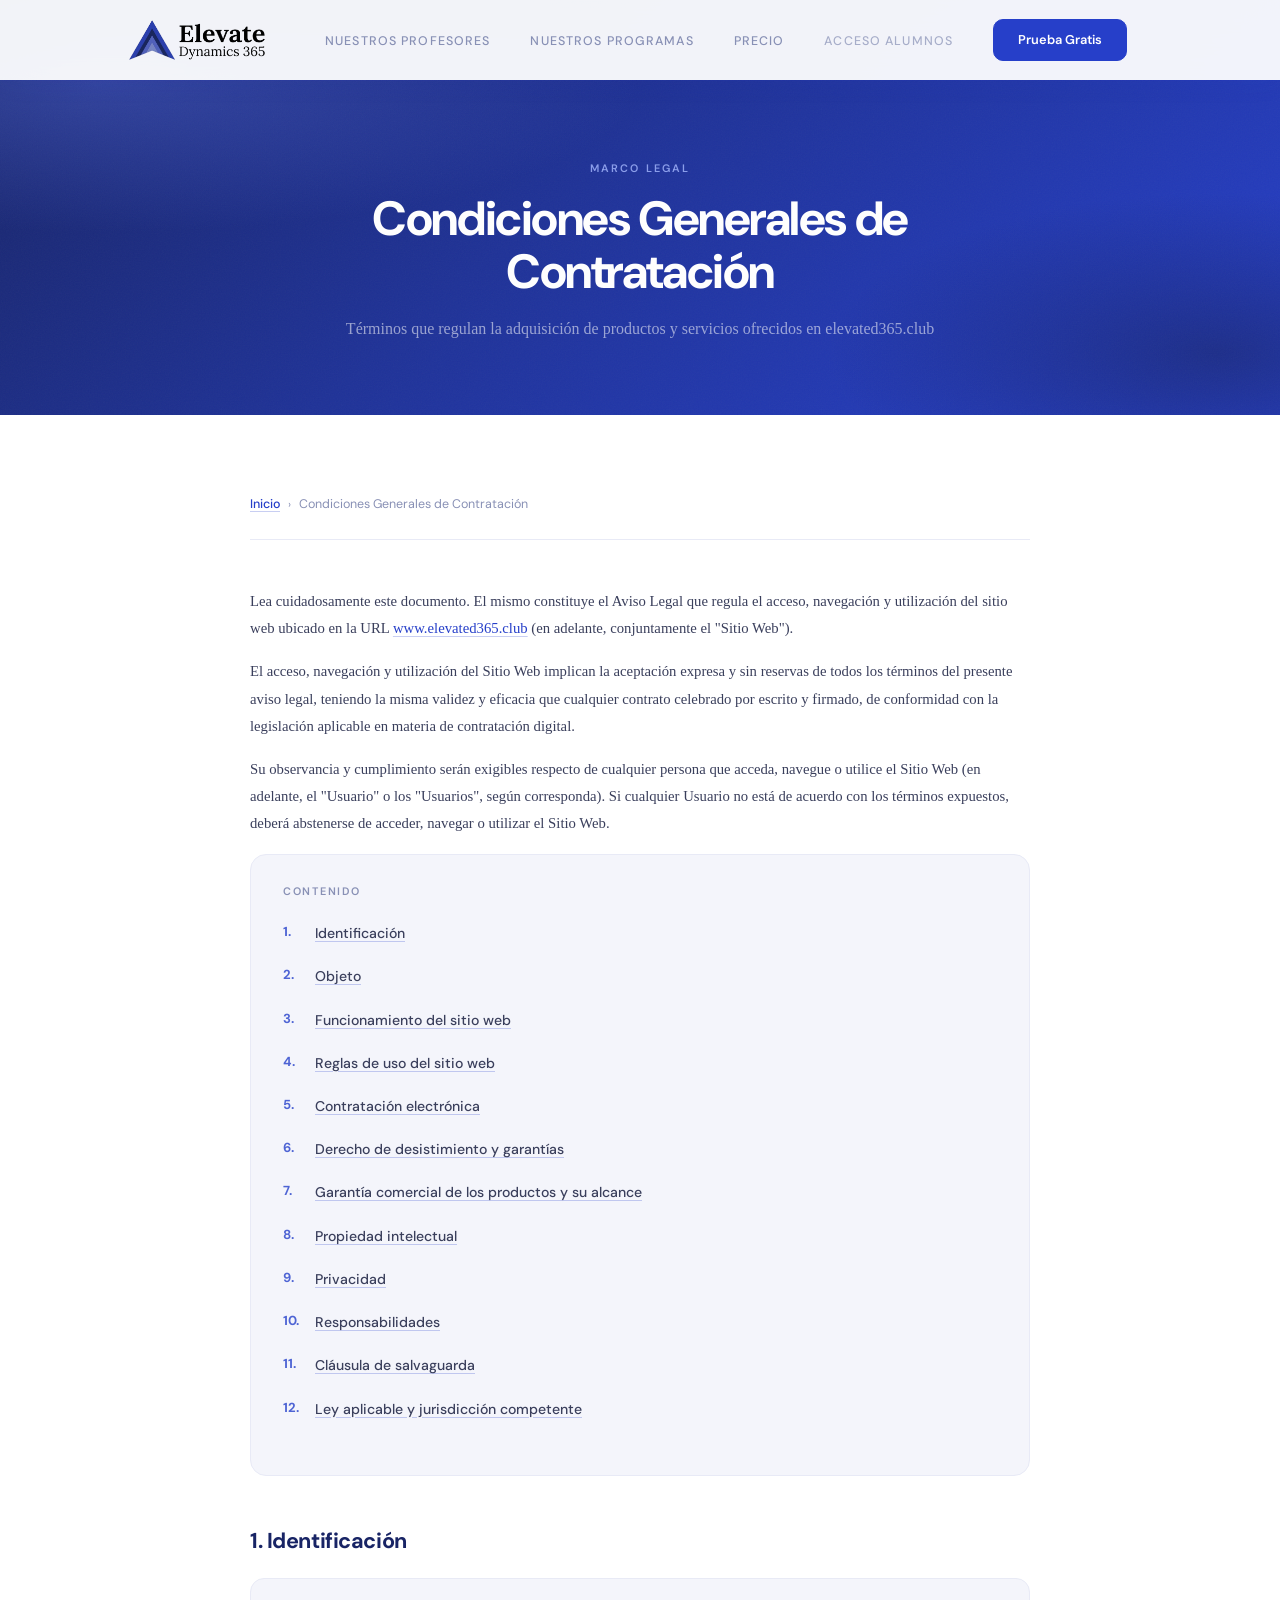
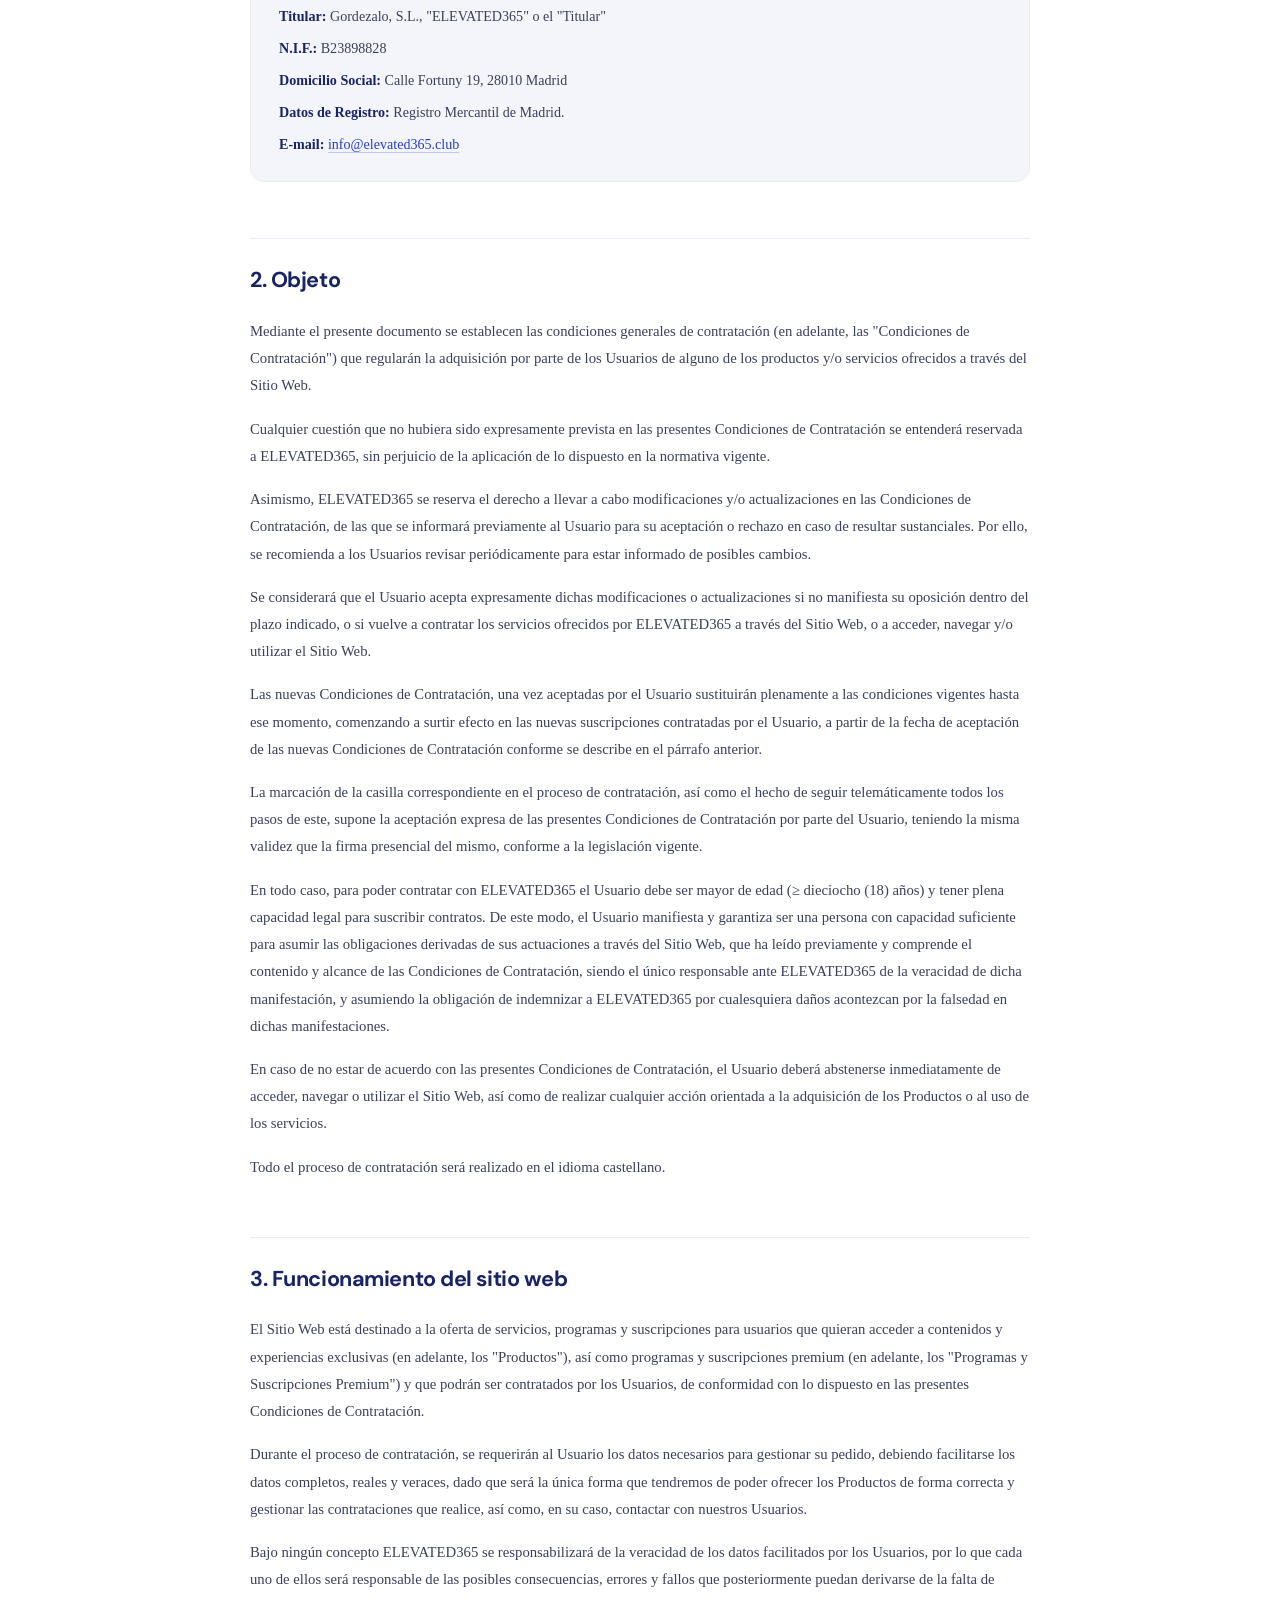
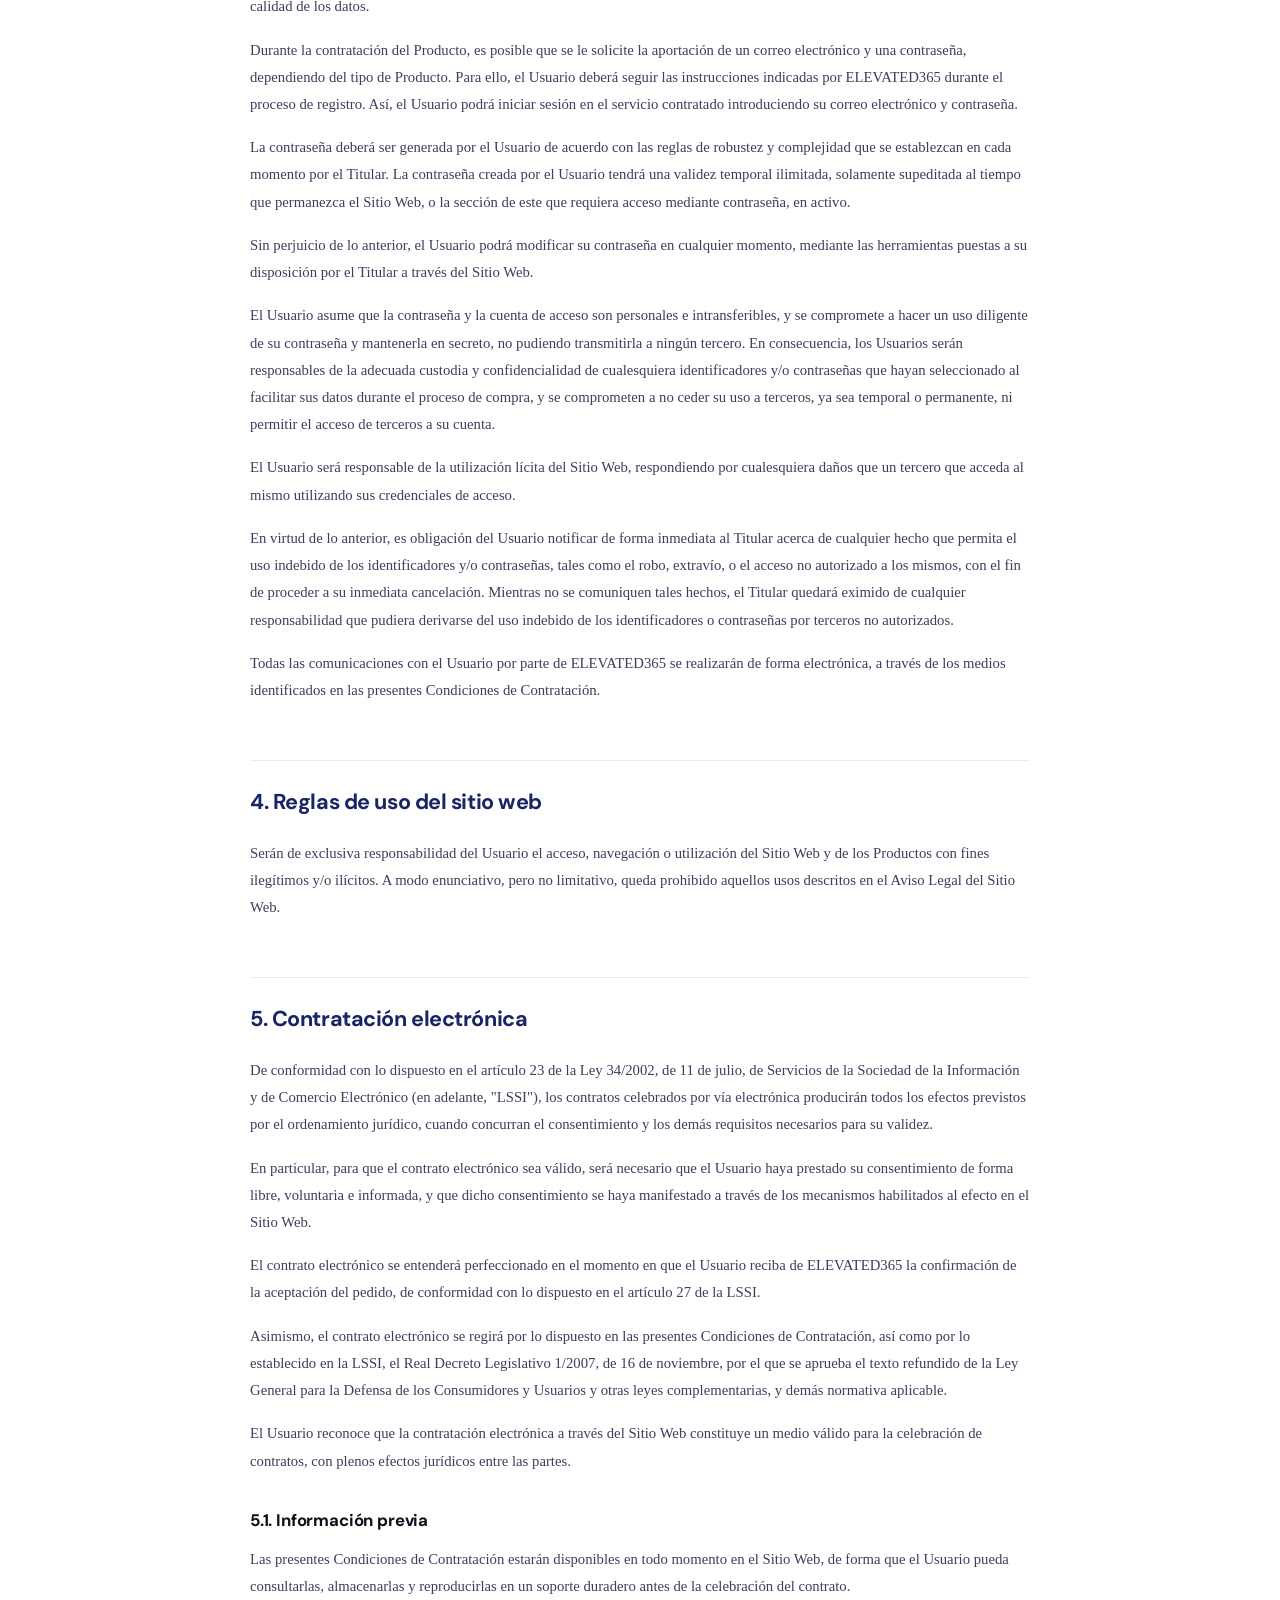
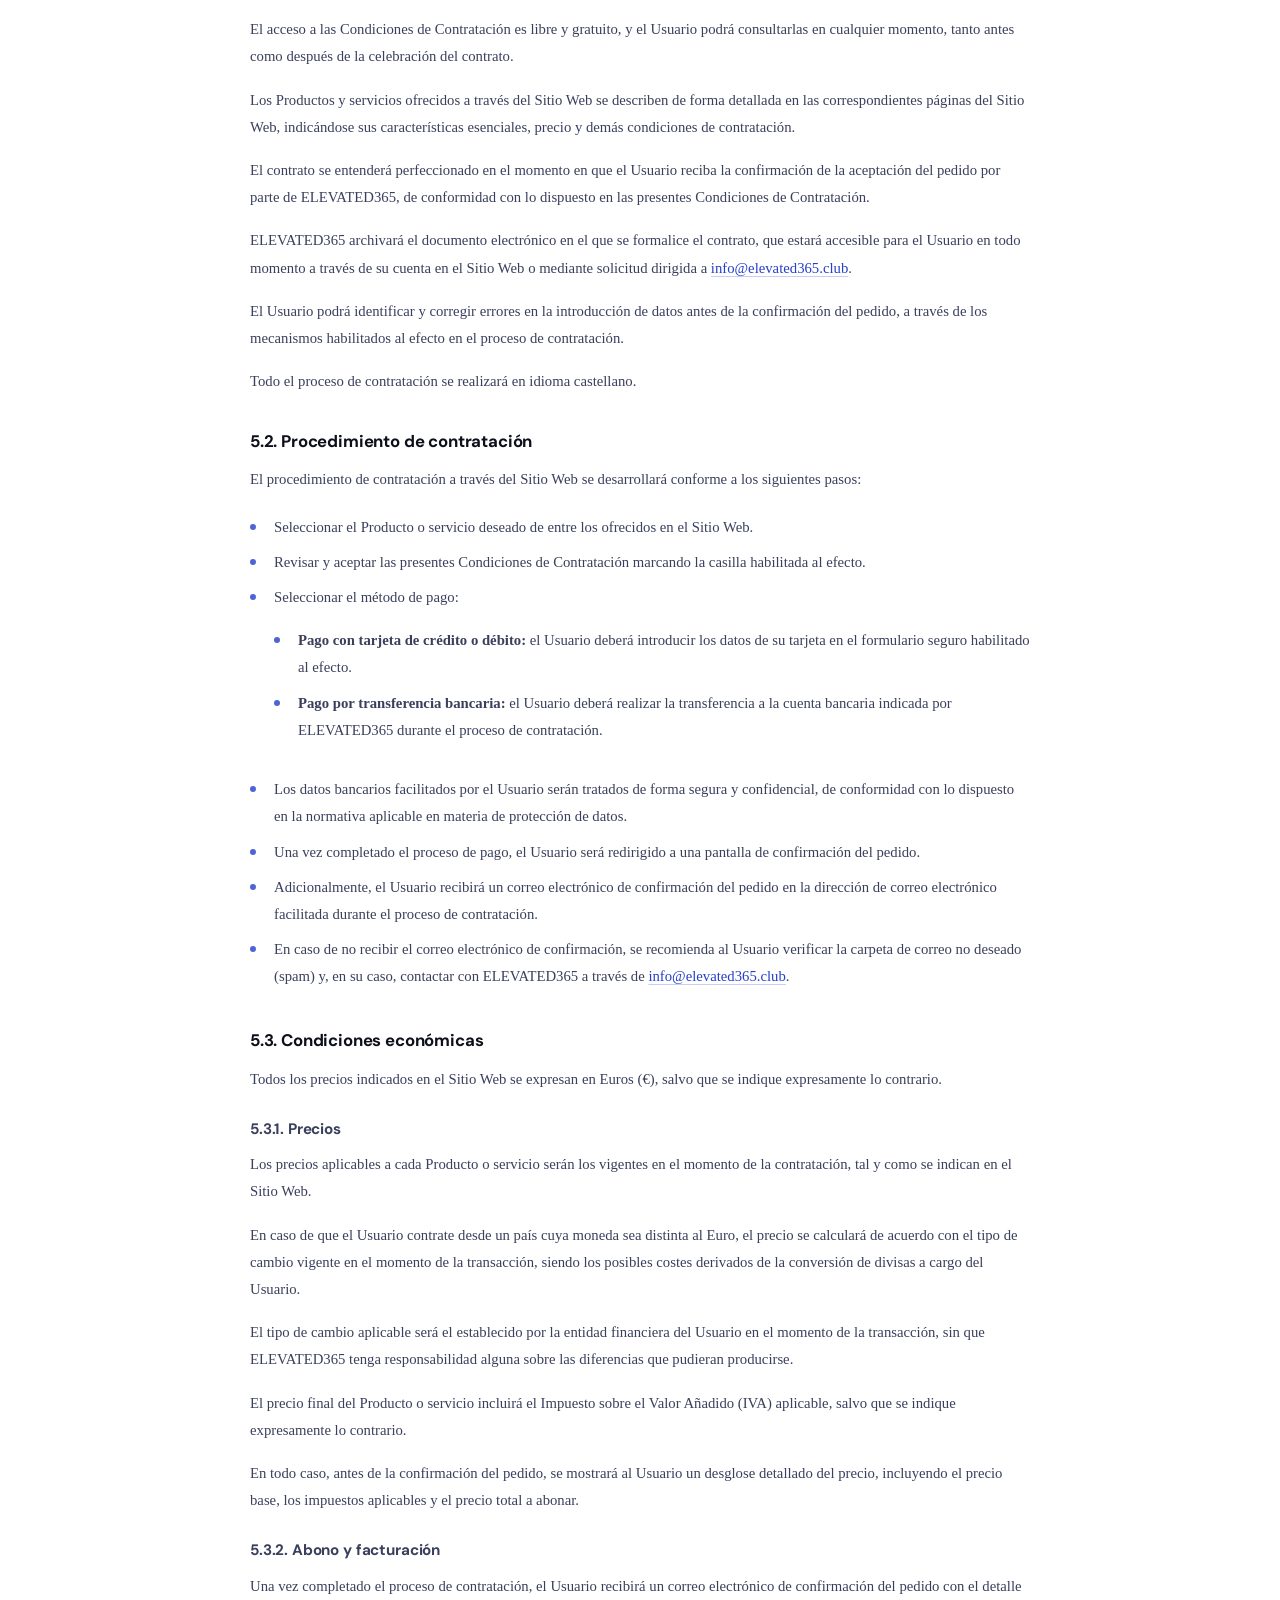
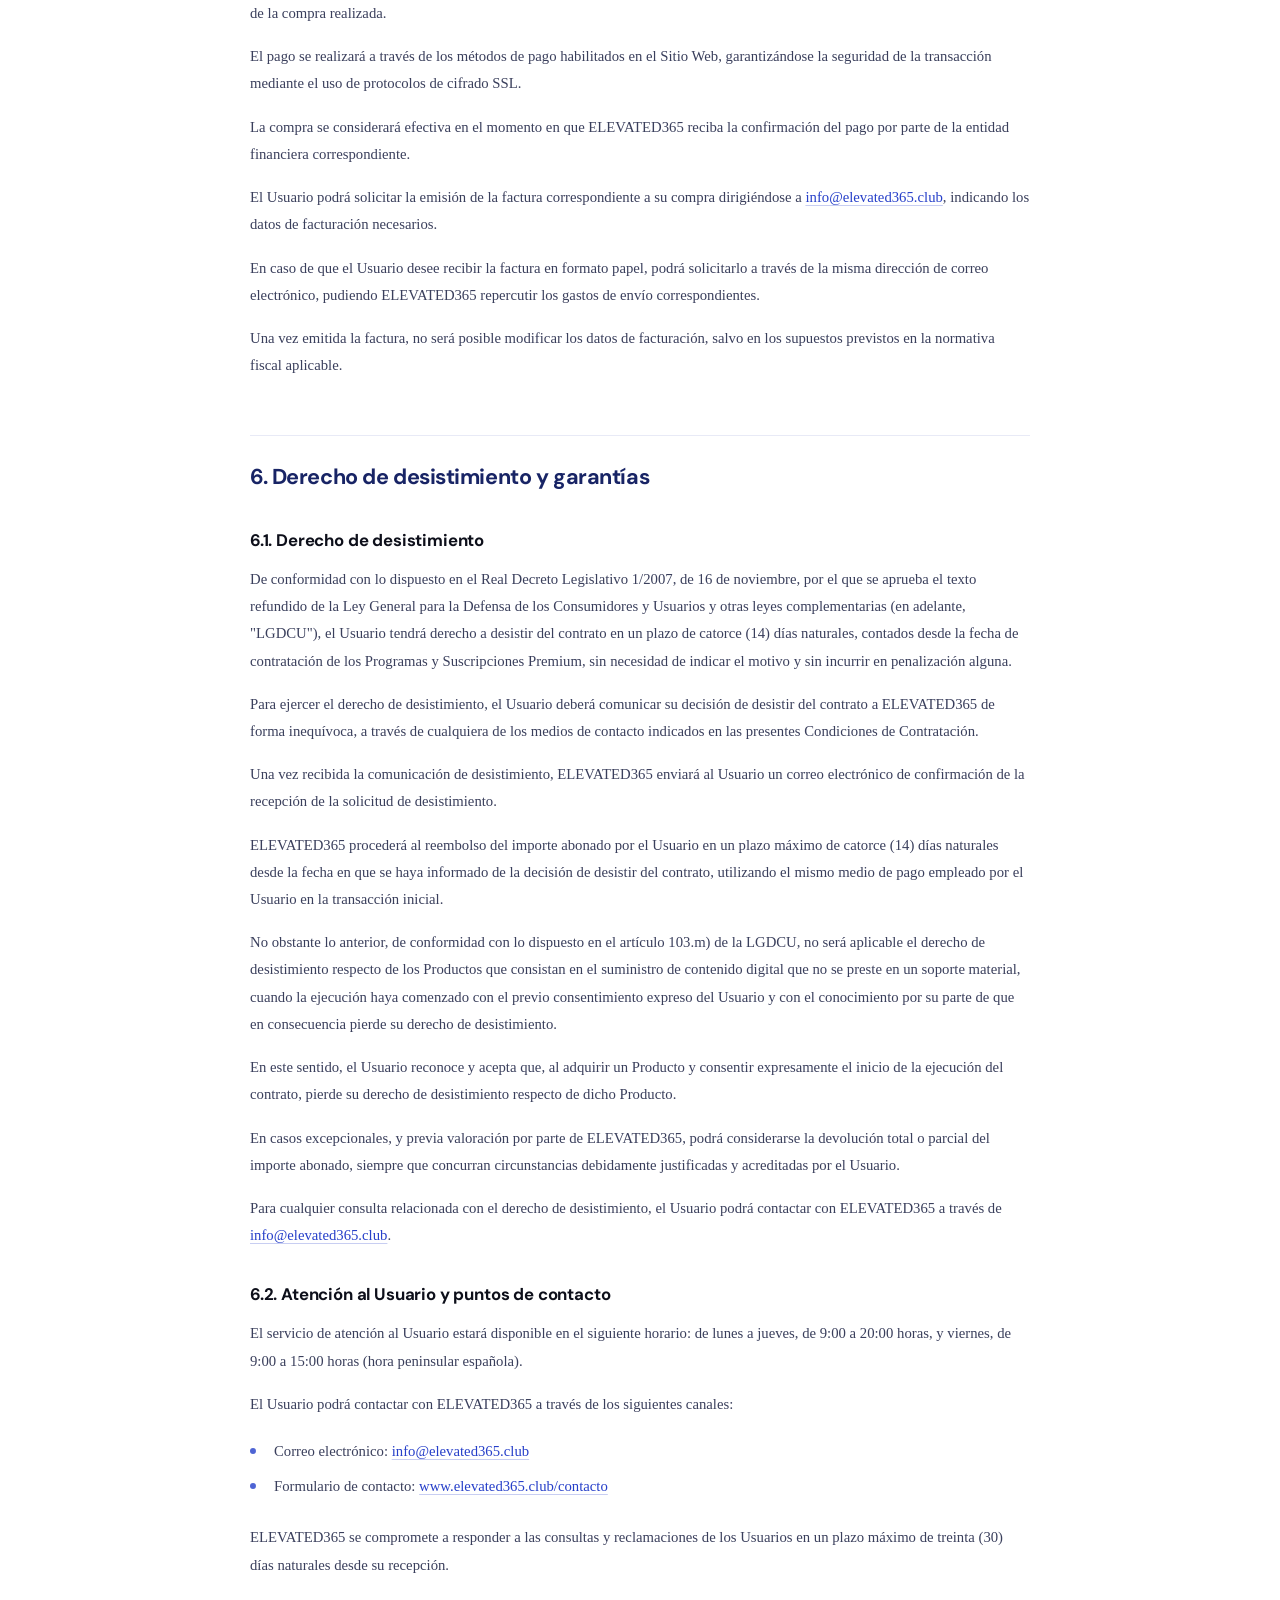
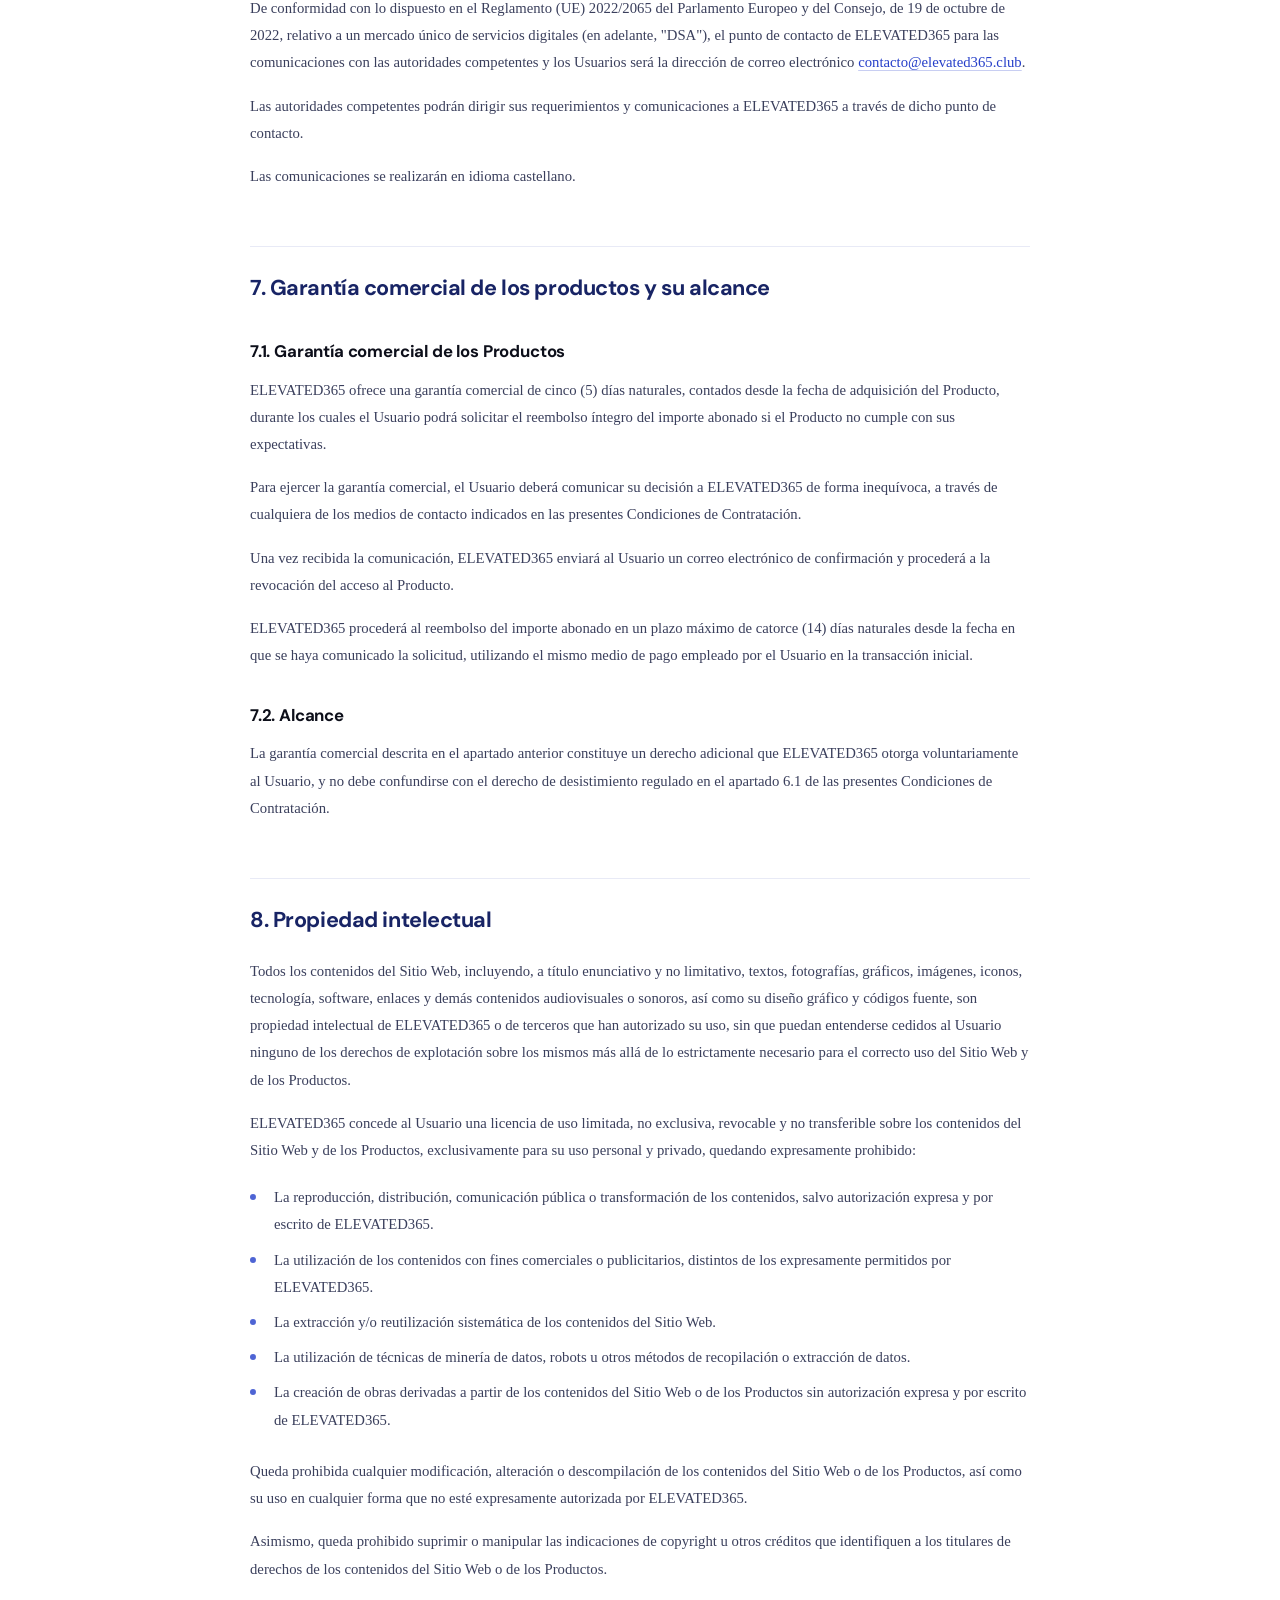
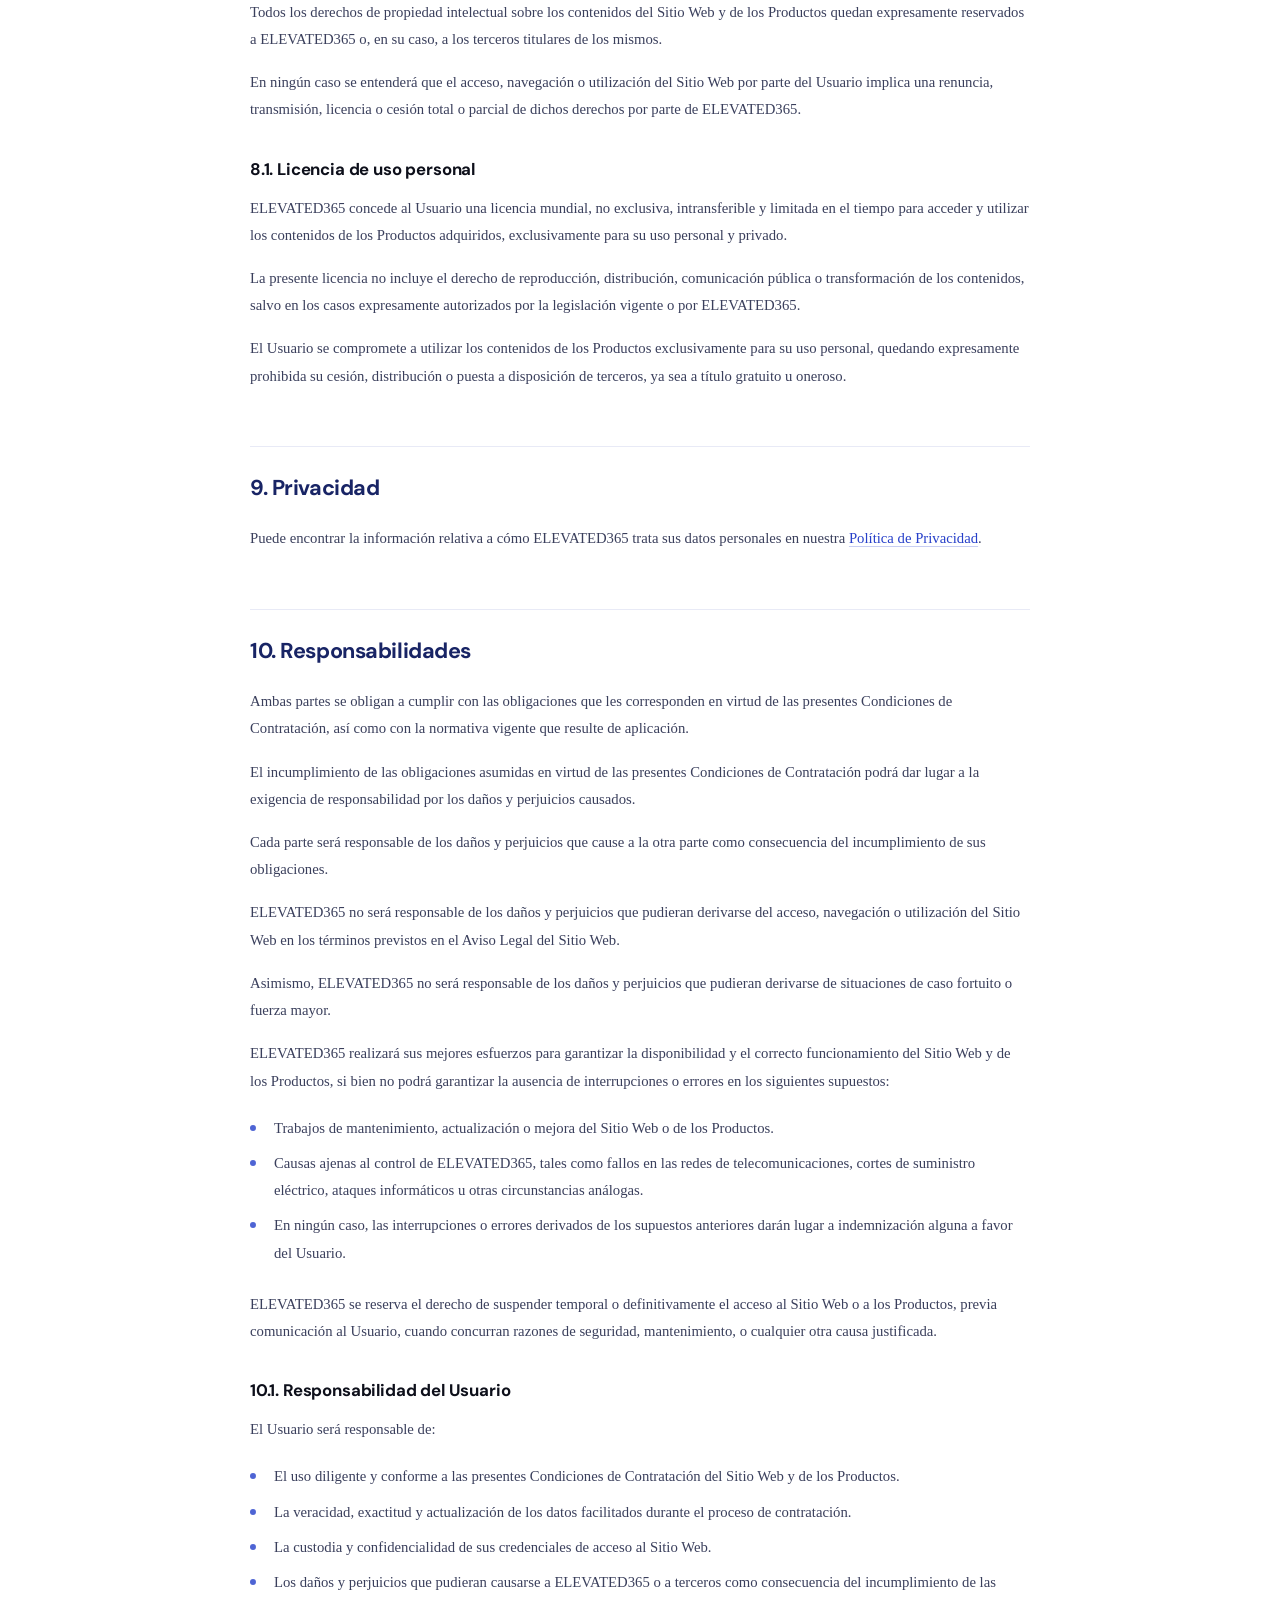
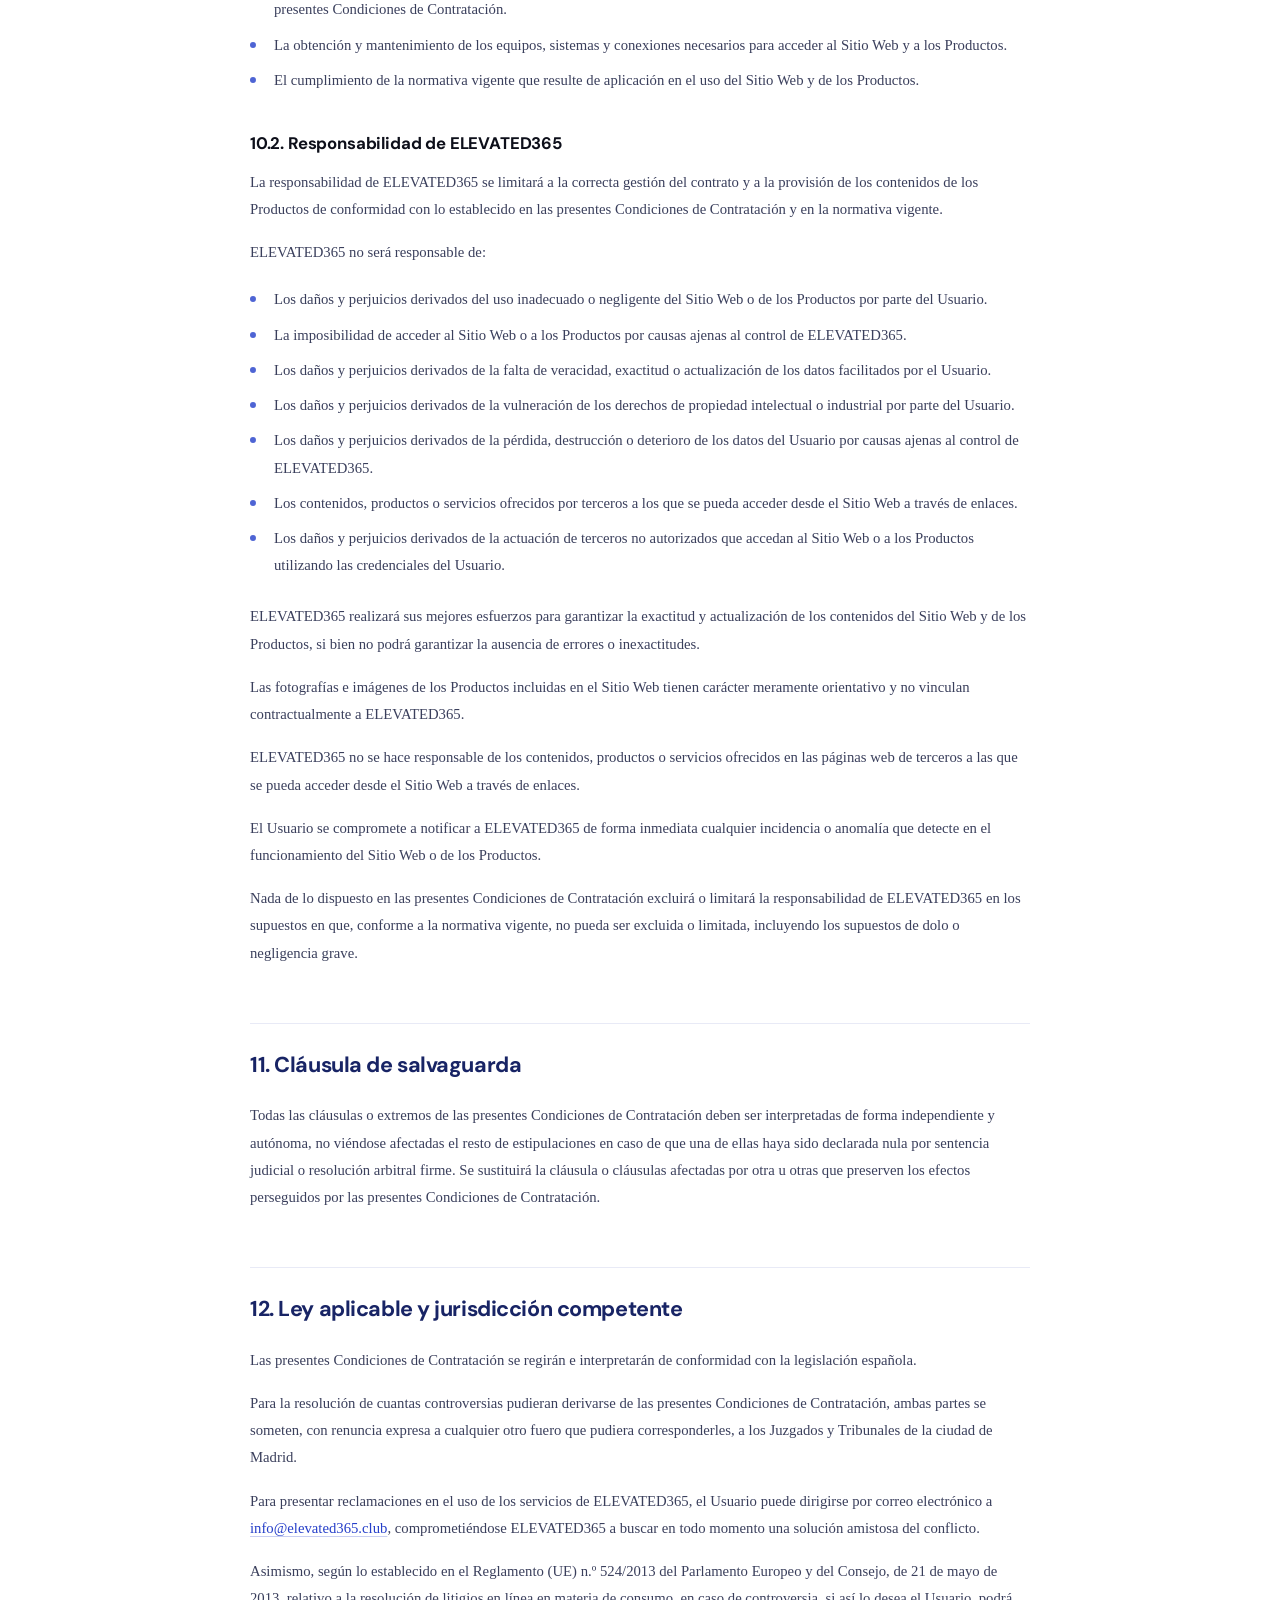
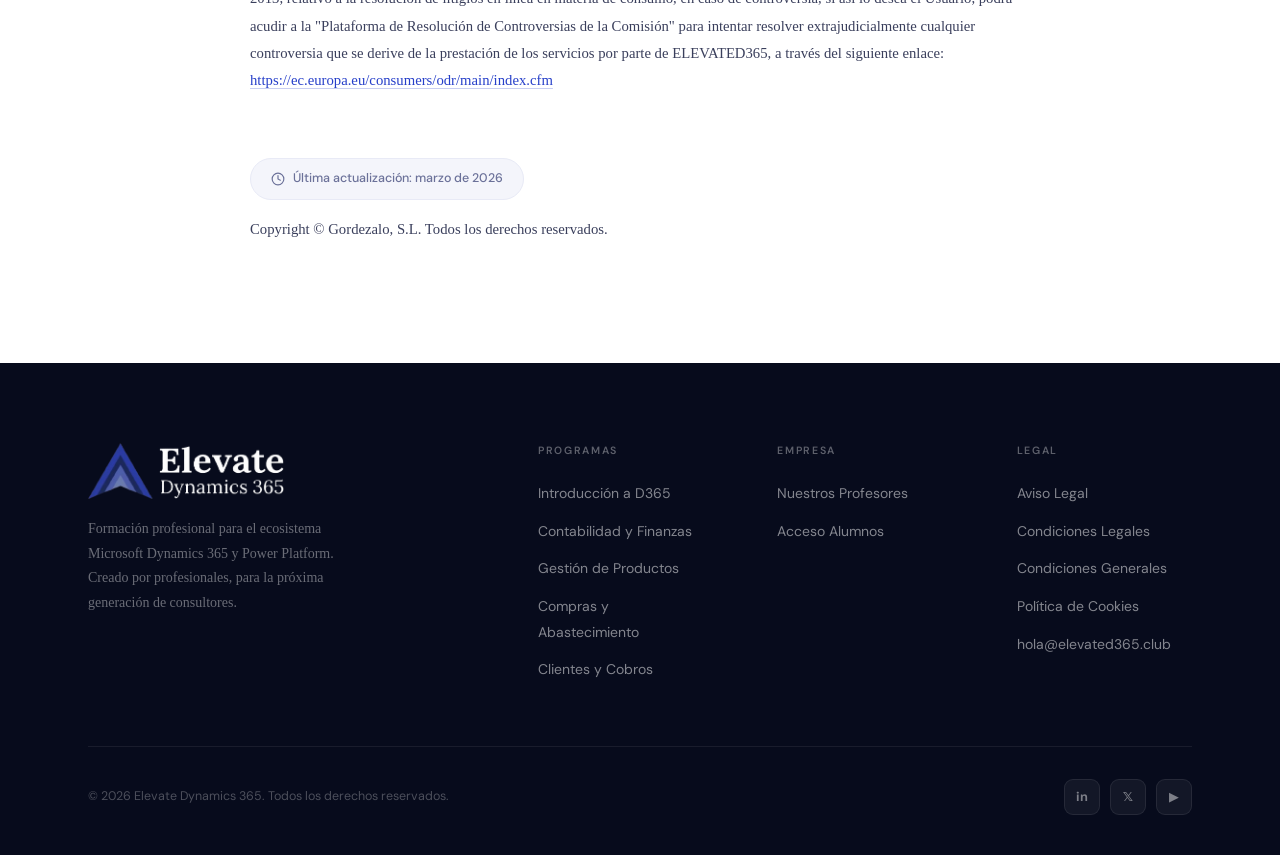
<file: condiciones-generales-contratacion.html>
<!DOCTYPE html>
<html lang="es">
<head>
  <meta charset="UTF-8">
  <meta name="viewport" content="width=device-width, initial-scale=1.0">
  <title>Condiciones Generales de Contratación | Elevate D365 — Formación Profesional en Dynamics 365</title>
  <meta name="description" content="Condiciones generales de contratación de Elevate Dynamics 365 (Gordezalo, S.L.). Términos para la adquisición de productos y servicios en elevated365.club.">
  <link rel="canonical" href="https://elevated365.club/condiciones-generales-contratacion">
  <link rel="icon" type="image/png" sizes="32x32" href="/brand_assets/favicon-32x32.png">
  <link rel="icon" type="image/png" sizes="16x16" href="/brand_assets/favicon-16x16.png">
  <link rel="apple-touch-icon" sizes="180x180" href="/brand_assets/apple-touch-icon.png">
  <meta property="og:title" content="Condiciones Generales de Contratación | Elevate D365">
  <meta property="og:description" content="Condiciones generales de contratación de Elevate Dynamics 365 (Gordezalo, S.L.). Términos para la adquisición de productos y servicios en elevated365.club.">
  <meta property="og:type" content="website">
  <meta property="og:url" content="https://elevated365.club/condiciones-generales-contratacion">
  <meta property="og:locale" content="es_ES">
  <meta property="og:image" content="https://elevated365.club/brand_assets/logo_black-elevate.png">
  <link rel="preconnect" href="https://fonts.googleapis.com">
  <link rel="preconnect" href="https://fonts.gstatic.com" crossorigin>
  <link href="https://fonts.googleapis.com/css2?family=DM+Sans:wght@400;500;600;700&display=swap" rel="stylesheet">
  <style>
    :root {
      --primary: #263FC9;
      --primary-dark: #182465;
      --primary-mid: #1F3297;
      --primary-light: #4E64D4;
      --white: #ffffff;
      --off-white: #F4F5FB;
      --gray-100: #E8EAF6;
      --gray-400: #8890B5;
      --gray-500: #6B7199;
      --gray-700: #3A3F5C;
      --black: #0D0F1A;
      --font-brand: 'DM Sans', system-ui, sans-serif;
      --font-body: 'Georgia', 'Times New Roman', serif;
      --shadow-sm: 0 1px 2px rgba(38,63,201,.04), 0 2px 6px rgba(38,63,201,.05);
      --shadow-md: 0 1px 2px rgba(38,63,201,.04), 0 4px 12px rgba(38,63,201,.07), 0 12px 28px rgba(38,63,201,.07);
      --ease-spring: cubic-bezier(0.34,1.56,0.64,1);
      --ease-out: cubic-bezier(0.16,1,0.3,1);
    }

    *, *::before, *::after { box-sizing: border-box; margin: 0; padding: 0; }
    html { scroll-behavior: smooth; font-size: 16px; }
    body {
      font-family: var(--font-brand);
      background: var(--white);
      color: var(--black);
      line-height: 1.6;
      -webkit-font-smoothing: antialiased;
      overflow-x: hidden;
    }
    img { display: block; max-width: 100%; }
    a { text-decoration: none; color: inherit; }
    button { cursor: pointer; border: none; background: none; font: inherit; }

    /* ── GRAIN ── */
    .grain::after {
      content: '';
      position: absolute; inset: 0;
      opacity: .04;
      background-image: url("data:image/svg+xml,%3Csvg xmlns='http://www.w3.org/2000/svg' width='300' height='300'%3E%3Cfilter id='n'%3E%3CfeTurbulence type='fractalNoise' baseFrequency='.75' numOctaves='4' stitchTiles='stitch'/%3E%3C/filter%3E%3Crect width='300' height='300' filter='url(%23n)'/%3E%3C/svg%3E");
      pointer-events: none; z-index: 2;
    }

    /* ── LAYOUT ── */
    .container { max-width: 1200px; margin: 0 auto; padding: 0 48px; }

    /* ── NAV ── */
    .nav {
      position: fixed; top: 0; left: 0; right: 0; z-index: 100;
      height: 80px; display: flex; align-items: center;
      background: rgba(255,255,255,.94);
      backdrop-filter: blur(16px);
      -webkit-backdrop-filter: blur(16px);
      box-shadow: 0 1px 0 rgba(38,63,201,.06), 0 4px 24px rgba(38,63,201,.06);
    }
    .nav-inner { display: flex; align-items: center; justify-content: space-between; width: 100%; gap: 24px; }
    .nav-logo { display: flex; align-items: center; flex-shrink: 0; margin-right: 36px; }
    .nav-logo img { height: 40px; width: auto; }

    .nav-links { display: flex; align-items: center; gap: 40px; list-style: none; flex-shrink: 0; }
    .nav-links a {
      font-family: var(--font-brand); font-size: .78rem; font-weight: 500;
      text-transform: uppercase; letter-spacing: .09em;
      color: var(--gray-400);
      white-space: nowrap;
      transition: color .2s ease;
    }
    .nav-links a:hover { color: var(--primary); }

    .nav-cta {
      font-family: var(--font-brand); font-weight: 600; font-size: .8rem;
      padding: 10px 24px; border-radius: 10px; white-space: nowrap; flex-shrink: 0;
      background: var(--primary); color: var(--white);
      border: 1.5px solid var(--primary);
      transition: background .15s ease, border-color .15s ease, transform .2s var(--ease-spring);
    }
    .nav-cta:hover { background: var(--primary-mid); border-color: var(--primary-mid); transform: translateY(-1px); }
    .nav-cta:active { transform: translateY(0); }

    /* ── LEGAL HERO ── */
    .legal-hero {
      position: relative; overflow: hidden;
      background: linear-gradient(140deg, var(--primary-dark) 0%, var(--primary-mid) 45%, var(--primary) 100%);
      padding: 160px 48px 72px;
      text-align: center;
    }
    .legal-hero::before {
      content: ''; position: absolute; inset: 0;
      background:
        radial-gradient(ellipse 70% 60% at 8% 20%, rgba(78,100,212,.45) 0%, transparent 60%),
        radial-gradient(ellipse 55% 70% at 95% 85%, rgba(24,36,101,.6) 0%, transparent 55%);
      pointer-events: none;
    }
    .legal-hero-content { position: relative; z-index: 1; max-width: 700px; margin: 0 auto; }
    .legal-hero .lbl {
      font-family: var(--font-brand); font-size: .68rem; font-weight: 600;
      text-transform: uppercase; letter-spacing: .2em;
      color: rgba(165,184,255,.8); margin-bottom: 16px;
    }
    .legal-hero h1 {
      font-family: var(--font-brand);
      font-size: clamp(2rem, 4vw, 3rem);
      font-weight: 700; line-height: 1.1; letter-spacing: -.03em;
      color: var(--white); margin-bottom: 16px;
    }
    .legal-hero p {
      font-family: var(--font-body); font-size: 1rem;
      color: rgba(255,255,255,.55); line-height: 1.75;
    }

    /* ── LEGAL CONTENT ── */
    .legal-section { padding: 80px 0 104px; }
    .legal-wrap {
      max-width: 780px; margin: 0 auto;
    }

    /* Breadcrumb */
    .legal-breadcrumb {
      display: flex; align-items: center; gap: 8px;
      margin-bottom: 48px; padding-bottom: 24px;
      border-bottom: 1px solid var(--gray-100);
    }
    .legal-breadcrumb a {
      font-family: var(--font-brand); font-size: .78rem; font-weight: 500;
      color: var(--primary); transition: color .15s ease;
    }
    .legal-breadcrumb a:hover { color: var(--primary-dark); }
    .legal-breadcrumb span {
      font-family: var(--font-brand); font-size: .78rem; color: var(--gray-400);
    }
    .legal-breadcrumb .sep { color: var(--gray-400); font-size: .68rem; }

    /* Table of contents */
    .legal-toc {
      background: var(--off-white);
      border: 1px solid var(--gray-100);
      border-radius: 16px;
      padding: 28px 32px;
      margin-bottom: 48px;
    }
    .legal-toc-title {
      font-family: var(--font-brand); font-size: .68rem; font-weight: 600;
      text-transform: uppercase; letter-spacing: .16em;
      color: var(--gray-400); margin-bottom: 16px;
    }
    .legal-toc ol {
      list-style: decimal;
      display: flex; flex-direction: column; gap: 8px;
      padding-left: 24px;
    }
    .legal-toc ol li {
      font-family: var(--font-brand); font-size: .68rem; font-weight: 700;
      color: var(--primary-light);
    }
    .legal-toc ol li a {
      font-family: var(--font-brand); font-size: .88rem; font-weight: 500;
      color: var(--gray-700);
      transition: color .15s ease;
    }
    .legal-toc ol li a:hover { color: var(--primary); }

    /* Section headings */
    .legal-wrap h2 {
      font-family: var(--font-brand);
      font-size: 1.35rem;
      font-weight: 700;
      letter-spacing: -.02em;
      color: var(--primary-dark);
      margin: 56px 0 20px;
      padding-top: 24px;
      border-top: 1px solid var(--gray-100);
    }
    .legal-wrap h2:first-of-type {
      margin-top: 0;
      border-top: none;
      padding-top: 0;
    }

    .legal-wrap h3 {
      font-family: var(--font-brand);
      font-size: 1.05rem;
      font-weight: 700;
      letter-spacing: -.01em;
      color: var(--black);
      margin: 32px 0 12px;
    }

    .legal-wrap h4 {
      font-family: var(--font-brand);
      font-size: .95rem;
      font-weight: 700;
      letter-spacing: -.01em;
      color: var(--gray-700);
      margin: 24px 0 10px;
    }

    /* Body text */
    .legal-wrap p {
      font-family: var(--font-body);
      font-size: .92rem;
      color: var(--gray-700);
      line-height: 1.85;
      margin-bottom: 16px;
    }
    .legal-wrap p strong {
      color: var(--primary-dark);
      font-weight: 700;
    }

    /* Lists */
    .legal-wrap ul, .legal-wrap ol {
      margin: 12px 0 20px;
      padding-left: 0;
    }
    .legal-wrap ul { list-style: none; }
    .legal-wrap ul li {
      font-family: var(--font-body); font-size: .92rem;
      color: var(--gray-700); line-height: 1.85;
      padding: 4px 0 4px 24px; position: relative;
    }
    .legal-wrap ul li::before {
      content: '';
      position: absolute; left: 0; top: 14px;
      width: 6px; height: 6px; border-radius: 50%;
      background: var(--primary-light);
    }
    .legal-wrap ol {
      list-style: none; counter-reset: legal-ol;
    }
    .legal-wrap ol li {
      font-family: var(--font-body); font-size: .92rem;
      color: var(--gray-700); line-height: 1.85;
      padding: 4px 0 4px 32px; position: relative;
      counter-increment: legal-ol;
    }
    .legal-wrap ol li::before {
      content: counter(legal-ol) ".";
      position: absolute; left: 0; top: 4px;
      font-family: var(--font-brand); font-size: .82rem; font-weight: 700;
      color: var(--primary-light);
    }

    /* Info card (identification) */
    .legal-info-card {
      background: var(--off-white);
      border: 1px solid var(--gray-100);
      border-radius: 14px;
      padding: 24px 28px;
      margin: 20px 0 24px;
    }
    .legal-info-card p {
      margin-bottom: 6px;
      font-size: .88rem;
    }
    .legal-info-card p:last-child { margin-bottom: 0; }

    /* Email links */
    .legal-wrap a {
      color: var(--primary);
      font-weight: 500;
      text-decoration: underline;
      text-decoration-color: rgba(38,63,201,.25);
      text-underline-offset: 3px;
      transition: text-decoration-color .15s ease, color .15s ease;
    }
    .legal-wrap a:hover {
      color: var(--primary-dark);
      text-decoration-color: var(--primary-dark);
    }

    /* Last updated badge */
    .legal-updated {
      display: inline-flex; align-items: center; gap: 8px;
      margin-top: 48px; padding: 10px 20px;
      border-radius: 100px;
      background: var(--off-white);
      border: 1px solid var(--gray-100);
      font-family: var(--font-brand); font-size: .78rem; font-weight: 500;
      color: var(--gray-500);
    }
    .legal-updated svg { flex-shrink: 0; }

    .legal-copyright {
      margin-top: 16px;
      font-family: var(--font-brand); font-size: .78rem;
      color: var(--gray-400);
    }

    /* ── FOOTER ── */
    .footer { background: #070b1c; padding: 80px 0 40px; }
    .footer-grid {
      display: grid; grid-template-columns: 2.2fr 1fr 1fr 1fr; gap: 64px;
      padding-bottom: 64px; border-bottom: 1px solid rgba(255,255,255,.07);
    }
    .footer-brand img { height: 44px; width: auto; margin-bottom: 18px; }
    .footer-brand img[src*="white"] { height: 56px !important; width: auto !important; }
    .footer-brand p { font-family: var(--font-body); font-size: .875rem; color: rgba(255,255,255,.4); line-height: 1.75; max-width: 270px; }
    .footer-col h4 {
      font-family: var(--font-brand); font-size: .66rem; font-weight: 600;
      text-transform: uppercase; letter-spacing: .16em;
      color: rgba(255,255,255,.35); margin-bottom: 20px;
    }
    .footer-col ul { list-style: none; display: flex; flex-direction: column; gap: 12px; }
    .footer-col ul a {
      font-family: var(--font-brand); font-size: .875rem;
      color: rgba(255,255,255,.5);
      transition: color .15s ease;
      text-decoration: none;
    }
    .footer-col ul a:hover { color: var(--white); }
    .footer-bottom { padding-top: 32px; display: flex; align-items: center; justify-content: space-between; gap: 24px; flex-wrap: wrap; }
    .footer-bottom p { font-family: var(--font-brand); font-size: .78rem; color: rgba(255,255,255,.28); }
    .footer-socials { display: flex; gap: 10px; }
    .soc-link {
      width: 36px; height: 36px; border-radius: 9px;
      background: rgba(255,255,255,.05); border: 1px solid rgba(255,255,255,.08);
      display: flex; align-items: center; justify-content: center;
      font-size: .8rem; font-weight: 700; color: rgba(255,255,255,.45);
      font-family: var(--font-brand);
      transition: background .15s ease, color .15s ease, transform .2s var(--ease-spring);
    }
    .soc-link:hover { background: rgba(38,63,201,.35); color: var(--white); transform: translateY(-2px); }

    /* ── RESPONSIVE ── */
    @media (max-width: 900px) {
      .nav-links { display: none; }
      .footer-grid { grid-template-columns: 1fr 1fr; gap: 40px; }
    }
    @media (max-width: 768px) {
      .container { padding: 0 24px; }
      .legal-hero { padding: 140px 24px 56px; }
      .legal-section { padding: 56px 0 72px; }
      .legal-toc { padding: 22px 24px; }
      .legal-info-card { padding: 20px 22px; }
      .footer-grid { grid-template-columns: 1fr; }
      .footer-bottom { flex-direction: column; text-align: center; }
    }
  </style>
</head>
<body>

<!-- ══════════ NAV ══════════ -->
<nav class="nav">
  <div class="container" style="max-width:100%; padding:0 24px 0 0;">
    <div class="nav-inner">
      <a href="/" class="nav-logo" aria-label="Elevate Dynamics 365 home">
        <img src="brand_assets/logo_black-elevate.png" alt="Elevate Dynamics 365">
      </a>
      <div style="display:flex; align-items:center; gap:40px;">
        <ul class="nav-links">
          <li><a href="/#teachers">Nuestros Profesores</a></li>
          <li><a href="/#programs">Nuestros Programas</a></li>
          <li><a href="/#pricing">Precio</a></li>
          <li><a href="/curso/" style="opacity:.7;">Acceso Alumnos</a></li>
        </ul>
        <a href="https://elevated365.club/m1-introduccion-d36-free" class="nav-cta">Prueba Gratis</a>
      </div>
    </div>
  </div>
</nav>

<!-- ══════════ LEGAL HERO ══════════ -->
<section class="legal-hero grain">
  <div class="legal-hero-content">
    <div class="lbl">Marco Legal</div>
    <h1>Condiciones Generales de Contratación</h1>
    <p>Términos que regulan la adquisición de productos y servicios ofrecidos en elevated365.club</p>
  </div>
</section>

<!-- ══════════ LEGAL CONTENT ══════════ -->
<section class="legal-section">
  <div class="container">
    <div class="legal-wrap">

      <!-- Breadcrumb -->
      <div class="legal-breadcrumb">
        <a href="/">Inicio</a>
        <span class="sep">&rsaquo;</span>
        <span>Condiciones Generales de Contratación</span>
      </div>

      <!-- Intro -->
      <p>Lea cuidadosamente este documento. El mismo constituye el Aviso Legal que regula el acceso, navegación y utilización del sitio web ubicado en la URL <a href="https://www.elevated365.club" target="_blank" rel="noopener">www.elevated365.club</a> (en adelante, conjuntamente el "Sitio Web").</p>
      <p>El acceso, navegación y utilización del Sitio Web implican la aceptación expresa y sin reservas de todos los términos del presente aviso legal, teniendo la misma validez y eficacia que cualquier contrato celebrado por escrito y firmado, de conformidad con la legislación aplicable en materia de contratación digital.</p>
      <p>Su observancia y cumplimiento serán exigibles respecto de cualquier persona que acceda, navegue o utilice el Sitio Web (en adelante, el "Usuario" o los "Usuarios", según corresponda). Si cualquier Usuario no está de acuerdo con los términos expuestos, deberá abstenerse de acceder, navegar o utilizar el Sitio Web.</p>

      <!-- Table of Contents -->
      <div class="legal-toc">
        <div class="legal-toc-title">Contenido</div>
        <ol>
          <li><a href="#identificacion">Identificación</a></li>
          <li><a href="#objeto">Objeto</a></li>
          <li><a href="#funcionamiento">Funcionamiento del sitio web</a></li>
          <li><a href="#reglas">Reglas de uso del sitio web</a></li>
          <li><a href="#contratacion">Contratación electrónica</a></li>
          <li><a href="#desistimiento">Derecho de desistimiento y garantías</a></li>
          <li><a href="#garantia">Garantía comercial de los productos y su alcance</a></li>
          <li><a href="#propiedad">Propiedad intelectual</a></li>
          <li><a href="#privacidad">Privacidad</a></li>
          <li><a href="#responsabilidades">Responsabilidades</a></li>
          <li><a href="#salvaguarda">Cláusula de salvaguarda</a></li>
          <li><a href="#jurisdiccion">Ley aplicable y jurisdicción competente</a></li>
        </ol>
      </div>

      <!-- 1. IDENTIFICACIÓN -->
      <h2 id="identificacion">1. Identificación</h2>
      <div class="legal-info-card">
        <p><strong>Titular:</strong> Gordezalo, S.L., "ELEVATED365" o el "Titular"</p>
        <p><strong>N.I.F.:</strong> B23898828</p>
        <p><strong>Domicilio Social:</strong> Calle Fortuny 19, 28010 Madrid</p>
        <p><strong>Datos de Registro:</strong> Registro Mercantil de Madrid.</p>
        <p><strong>E-mail:</strong> <a href="mailto:info@elevated365.club">info@elevated365.club</a></p>
      </div>

      <!-- 2. OBJETO -->
      <h2 id="objeto">2. Objeto</h2>
      <p>Mediante el presente documento se establecen las condiciones generales de contratación (en adelante, las "Condiciones de Contratación") que regularán la adquisición por parte de los Usuarios de alguno de los productos y/o servicios ofrecidos a través del Sitio Web.</p>
      <p>Cualquier cuestión que no hubiera sido expresamente prevista en las presentes Condiciones de Contratación se entenderá reservada a ELEVATED365, sin perjuicio de la aplicación de lo dispuesto en la normativa vigente.</p>
      <p>Asimismo, ELEVATED365 se reserva el derecho a llevar a cabo modificaciones y/o actualizaciones en las Condiciones de Contratación, de las que se informará previamente al Usuario para su aceptación o rechazo en caso de resultar sustanciales. Por ello, se recomienda a los Usuarios revisar periódicamente para estar informado de posibles cambios.</p>
      <p>Se considerará que el Usuario acepta expresamente dichas modificaciones o actualizaciones si no manifiesta su oposición dentro del plazo indicado, o si vuelve a contratar los servicios ofrecidos por ELEVATED365 a través del Sitio Web, o a acceder, navegar y/o utilizar el Sitio Web.</p>
      <p>Las nuevas Condiciones de Contratación, una vez aceptadas por el Usuario sustituirán plenamente a las condiciones vigentes hasta ese momento, comenzando a surtir efecto en las nuevas suscripciones contratadas por el Usuario, a partir de la fecha de aceptación de las nuevas Condiciones de Contratación conforme se describe en el párrafo anterior.</p>
      <p>La marcación de la casilla correspondiente en el proceso de contratación, así como el hecho de seguir telemáticamente todos los pasos de este, supone la aceptación expresa de las presentes Condiciones de Contratación por parte del Usuario, teniendo la misma validez que la firma presencial del mismo, conforme a la legislación vigente.</p>
      <p>En todo caso, para poder contratar con ELEVATED365 el Usuario debe ser mayor de edad (&ge; dieciocho (18) años) y tener plena capacidad legal para suscribir contratos. De este modo, el Usuario manifiesta y garantiza ser una persona con capacidad suficiente para asumir las obligaciones derivadas de sus actuaciones a través del Sitio Web, que ha leído previamente y comprende el contenido y alcance de las Condiciones de Contratación, siendo el único responsable ante ELEVATED365 de la veracidad de dicha manifestación, y asumiendo la obligación de indemnizar a ELEVATED365 por cualesquiera daños acontezcan por la falsedad en dichas manifestaciones.</p>
      <p>En caso de no estar de acuerdo con las presentes Condiciones de Contratación, el Usuario deberá abstenerse inmediatamente de acceder, navegar o utilizar el Sitio Web, así como de realizar cualquier acción orientada a la adquisición de los Productos o al uso de los servicios.</p>
      <p>Todo el proceso de contratación será realizado en el idioma castellano.</p>

      <!-- 3. FUNCIONAMIENTO DEL SITIO WEB -->
      <h2 id="funcionamiento">3. Funcionamiento del sitio web</h2>
      <p>El Sitio Web está destinado a la oferta de servicios, programas y suscripciones para usuarios que quieran acceder a contenidos y experiencias exclusivas (en adelante, los "Productos"), así como programas y suscripciones premium (en adelante, los "Programas y Suscripciones Premium") y que podrán ser contratados por los Usuarios, de conformidad con lo dispuesto en las presentes Condiciones de Contratación.</p>
      <p>Durante el proceso de contratación, se requerirán al Usuario los datos necesarios para gestionar su pedido, debiendo facilitarse los datos completos, reales y veraces, dado que será la única forma que tendremos de poder ofrecer los Productos de forma correcta y gestionar las contrataciones que realice, así como, en su caso, contactar con nuestros Usuarios.</p>
      <p>Bajo ningún concepto ELEVATED365 se responsabilizará de la veracidad de los datos facilitados por los Usuarios, por lo que cada uno de ellos será responsable de las posibles consecuencias, errores y fallos que posteriormente puedan derivarse de la falta de calidad de los datos.</p>
      <p>Durante la contratación del Producto, es posible que se le solicite la aportación de un correo electrónico y una contraseña, dependiendo del tipo de Producto. Para ello, el Usuario deberá seguir las instrucciones indicadas por ELEVATED365 durante el proceso de registro. Así, el Usuario podrá iniciar sesión en el servicio contratado introduciendo su correo electrónico y contraseña.</p>
      <p>La contraseña deberá ser generada por el Usuario de acuerdo con las reglas de robustez y complejidad que se establezcan en cada momento por el Titular. La contraseña creada por el Usuario tendrá una validez temporal ilimitada, solamente supeditada al tiempo que permanezca el Sitio Web, o la sección de este que requiera acceso mediante contraseña, en activo.</p>
      <p>Sin perjuicio de lo anterior, el Usuario podrá modificar su contraseña en cualquier momento, mediante las herramientas puestas a su disposición por el Titular a través del Sitio Web.</p>
      <p>El Usuario asume que la contraseña y la cuenta de acceso son personales e intransferibles, y se compromete a hacer un uso diligente de su contraseña y mantenerla en secreto, no pudiendo transmitirla a ningún tercero. En consecuencia, los Usuarios serán responsables de la adecuada custodia y confidencialidad de cualesquiera identificadores y/o contraseñas que hayan seleccionado al facilitar sus datos durante el proceso de compra, y se comprometen a no ceder su uso a terceros, ya sea temporal o permanente, ni permitir el acceso de terceros a su cuenta.</p>
      <p>El Usuario será responsable de la utilización lícita del Sitio Web, respondiendo por cualesquiera daños que un tercero que acceda al mismo utilizando sus credenciales de acceso.</p>
      <p>En virtud de lo anterior, es obligación del Usuario notificar de forma inmediata al Titular acerca de cualquier hecho que permita el uso indebido de los identificadores y/o contraseñas, tales como el robo, extravío, o el acceso no autorizado a los mismos, con el fin de proceder a su inmediata cancelación. Mientras no se comuniquen tales hechos, el Titular quedará eximido de cualquier responsabilidad que pudiera derivarse del uso indebido de los identificadores o contraseñas por terceros no autorizados.</p>
      <p>Todas las comunicaciones con el Usuario por parte de ELEVATED365 se realizarán de forma electrónica, a través de los medios identificados en las presentes Condiciones de Contratación.</p>

      <!-- 4. REGLAS DE USO DEL SITIO WEB -->
      <h2 id="reglas">4. Reglas de uso del sitio web</h2>
      <p>Serán de exclusiva responsabilidad del Usuario el acceso, navegación o utilización del Sitio Web y de los Productos con fines ilegítimos y/o ilícitos. A modo enunciativo, pero no limitativo, queda prohibido aquellos usos descritos en el Aviso Legal del Sitio Web.</p>

      <!-- 5. CONTRATACIÓN ELECTRÓNICA -->
      <h2 id="contratacion">5. Contratación electrónica</h2>
      <p>De conformidad con lo dispuesto en el artículo 23 de la Ley 34/2002, de 11 de julio, de Servicios de la Sociedad de la Información y de Comercio Electrónico (en adelante, "LSSI"), los contratos celebrados por vía electrónica producirán todos los efectos previstos por el ordenamiento jurídico, cuando concurran el consentimiento y los demás requisitos necesarios para su validez.</p>
      <p>En particular, para que el contrato electrónico sea válido, será necesario que el Usuario haya prestado su consentimiento de forma libre, voluntaria e informada, y que dicho consentimiento se haya manifestado a través de los mecanismos habilitados al efecto en el Sitio Web.</p>
      <p>El contrato electrónico se entenderá perfeccionado en el momento en que el Usuario reciba de ELEVATED365 la confirmación de la aceptación del pedido, de conformidad con lo dispuesto en el artículo 27 de la LSSI.</p>
      <p>Asimismo, el contrato electrónico se regirá por lo dispuesto en las presentes Condiciones de Contratación, así como por lo establecido en la LSSI, el Real Decreto Legislativo 1/2007, de 16 de noviembre, por el que se aprueba el texto refundido de la Ley General para la Defensa de los Consumidores y Usuarios y otras leyes complementarias, y demás normativa aplicable.</p>
      <p>El Usuario reconoce que la contratación electrónica a través del Sitio Web constituye un medio válido para la celebración de contratos, con plenos efectos jurídicos entre las partes.</p>

      <h3>5.1. Información previa</h3>
      <p>Las presentes Condiciones de Contratación estarán disponibles en todo momento en el Sitio Web, de forma que el Usuario pueda consultarlas, almacenarlas y reproducirlas en un soporte duradero antes de la celebración del contrato.</p>
      <p>El acceso a las Condiciones de Contratación es libre y gratuito, y el Usuario podrá consultarlas en cualquier momento, tanto antes como después de la celebración del contrato.</p>
      <p>Los Productos y servicios ofrecidos a través del Sitio Web se describen de forma detallada en las correspondientes páginas del Sitio Web, indicándose sus características esenciales, precio y demás condiciones de contratación.</p>
      <p>El contrato se entenderá perfeccionado en el momento en que el Usuario reciba la confirmación de la aceptación del pedido por parte de ELEVATED365, de conformidad con lo dispuesto en las presentes Condiciones de Contratación.</p>
      <p>ELEVATED365 archivará el documento electrónico en el que se formalice el contrato, que estará accesible para el Usuario en todo momento a través de su cuenta en el Sitio Web o mediante solicitud dirigida a <a href="mailto:info@elevated365.club">info@elevated365.club</a>.</p>
      <p>El Usuario podrá identificar y corregir errores en la introducción de datos antes de la confirmación del pedido, a través de los mecanismos habilitados al efecto en el proceso de contratación.</p>
      <p>Todo el proceso de contratación se realizará en idioma castellano.</p>

      <h3>5.2. Procedimiento de contratación</h3>
      <p>El procedimiento de contratación a través del Sitio Web se desarrollará conforme a los siguientes pasos:</p>
      <ul>
        <li>Seleccionar el Producto o servicio deseado de entre los ofrecidos en el Sitio Web.</li>
        <li>Revisar y aceptar las presentes Condiciones de Contratación marcando la casilla habilitada al efecto.</li>
        <li>Seleccionar el método de pago:
          <ul>
            <li><strong>Pago con tarjeta de crédito o débito:</strong> el Usuario deberá introducir los datos de su tarjeta en el formulario seguro habilitado al efecto.</li>
            <li><strong>Pago por transferencia bancaria:</strong> el Usuario deberá realizar la transferencia a la cuenta bancaria indicada por ELEVATED365 durante el proceso de contratación.</li>
          </ul>
        </li>
        <li>Los datos bancarios facilitados por el Usuario serán tratados de forma segura y confidencial, de conformidad con lo dispuesto en la normativa aplicable en materia de protección de datos.</li>
        <li>Una vez completado el proceso de pago, el Usuario será redirigido a una pantalla de confirmación del pedido.</li>
        <li>Adicionalmente, el Usuario recibirá un correo electrónico de confirmación del pedido en la dirección de correo electrónico facilitada durante el proceso de contratación.</li>
        <li>En caso de no recibir el correo electrónico de confirmación, se recomienda al Usuario verificar la carpeta de correo no deseado (spam) y, en su caso, contactar con ELEVATED365 a través de <a href="mailto:info@elevated365.club">info@elevated365.club</a>.</li>
      </ul>

      <h3>5.3. Condiciones económicas</h3>
      <p>Todos los precios indicados en el Sitio Web se expresan en Euros (&euro;), salvo que se indique expresamente lo contrario.</p>

      <h4>5.3.1. Precios</h4>
      <p>Los precios aplicables a cada Producto o servicio serán los vigentes en el momento de la contratación, tal y como se indican en el Sitio Web.</p>
      <p>En caso de que el Usuario contrate desde un país cuya moneda sea distinta al Euro, el precio se calculará de acuerdo con el tipo de cambio vigente en el momento de la transacción, siendo los posibles costes derivados de la conversión de divisas a cargo del Usuario.</p>
      <p>El tipo de cambio aplicable será el establecido por la entidad financiera del Usuario en el momento de la transacción, sin que ELEVATED365 tenga responsabilidad alguna sobre las diferencias que pudieran producirse.</p>
      <p>El precio final del Producto o servicio incluirá el Impuesto sobre el Valor Añadido (IVA) aplicable, salvo que se indique expresamente lo contrario.</p>
      <p>En todo caso, antes de la confirmación del pedido, se mostrará al Usuario un desglose detallado del precio, incluyendo el precio base, los impuestos aplicables y el precio total a abonar.</p>

      <h4>5.3.2. Abono y facturación</h4>
      <p>Una vez completado el proceso de contratación, el Usuario recibirá un correo electrónico de confirmación del pedido con el detalle de la compra realizada.</p>
      <p>El pago se realizará a través de los métodos de pago habilitados en el Sitio Web, garantizándose la seguridad de la transacción mediante el uso de protocolos de cifrado SSL.</p>
      <p>La compra se considerará efectiva en el momento en que ELEVATED365 reciba la confirmación del pago por parte de la entidad financiera correspondiente.</p>
      <p>El Usuario podrá solicitar la emisión de la factura correspondiente a su compra dirigiéndose a <a href="mailto:info@elevated365.club">info@elevated365.club</a>, indicando los datos de facturación necesarios.</p>
      <p>En caso de que el Usuario desee recibir la factura en formato papel, podrá solicitarlo a través de la misma dirección de correo electrónico, pudiendo ELEVATED365 repercutir los gastos de envío correspondientes.</p>
      <p>Una vez emitida la factura, no será posible modificar los datos de facturación, salvo en los supuestos previstos en la normativa fiscal aplicable.</p>

      <!-- 6. DERECHO DE DESISTIMIENTO Y GARANTÍAS -->
      <h2 id="desistimiento">6. Derecho de desistimiento y garantías</h2>

      <h3>6.1. Derecho de desistimiento</h3>
      <p>De conformidad con lo dispuesto en el Real Decreto Legislativo 1/2007, de 16 de noviembre, por el que se aprueba el texto refundido de la Ley General para la Defensa de los Consumidores y Usuarios y otras leyes complementarias (en adelante, "LGDCU"), el Usuario tendrá derecho a desistir del contrato en un plazo de catorce (14) días naturales, contados desde la fecha de contratación de los Programas y Suscripciones Premium, sin necesidad de indicar el motivo y sin incurrir en penalización alguna.</p>
      <p>Para ejercer el derecho de desistimiento, el Usuario deberá comunicar su decisión de desistir del contrato a ELEVATED365 de forma inequívoca, a través de cualquiera de los medios de contacto indicados en las presentes Condiciones de Contratación.</p>
      <p>Una vez recibida la comunicación de desistimiento, ELEVATED365 enviará al Usuario un correo electrónico de confirmación de la recepción de la solicitud de desistimiento.</p>
      <p>ELEVATED365 procederá al reembolso del importe abonado por el Usuario en un plazo máximo de catorce (14) días naturales desde la fecha en que se haya informado de la decisión de desistir del contrato, utilizando el mismo medio de pago empleado por el Usuario en la transacción inicial.</p>
      <p>No obstante lo anterior, de conformidad con lo dispuesto en el artículo 103.m) de la LGDCU, no será aplicable el derecho de desistimiento respecto de los Productos que consistan en el suministro de contenido digital que no se preste en un soporte material, cuando la ejecución haya comenzado con el previo consentimiento expreso del Usuario y con el conocimiento por su parte de que en consecuencia pierde su derecho de desistimiento.</p>
      <p>En este sentido, el Usuario reconoce y acepta que, al adquirir un Producto y consentir expresamente el inicio de la ejecución del contrato, pierde su derecho de desistimiento respecto de dicho Producto.</p>
      <p>En casos excepcionales, y previa valoración por parte de ELEVATED365, podrá considerarse la devolución total o parcial del importe abonado, siempre que concurran circunstancias debidamente justificadas y acreditadas por el Usuario.</p>
      <p>Para cualquier consulta relacionada con el derecho de desistimiento, el Usuario podrá contactar con ELEVATED365 a través de <a href="mailto:info@elevated365.club">info@elevated365.club</a>.</p>

      <h3>6.2. Atención al Usuario y puntos de contacto</h3>
      <p>El servicio de atención al Usuario estará disponible en el siguiente horario: de lunes a jueves, de 9:00 a 20:00 horas, y viernes, de 9:00 a 15:00 horas (hora peninsular española).</p>
      <p>El Usuario podrá contactar con ELEVATED365 a través de los siguientes canales:</p>
      <ul>
        <li>Correo electrónico: <a href="mailto:info@elevated365.club">info@elevated365.club</a></li>
        <li>Formulario de contacto: <a href="https://www.elevated365.club/contacto" target="_blank" rel="noopener">www.elevated365.club/contacto</a></li>
      </ul>
      <p>ELEVATED365 se compromete a responder a las consultas y reclamaciones de los Usuarios en un plazo máximo de treinta (30) días naturales desde su recepción.</p>
      <p>De conformidad con lo dispuesto en el Reglamento (UE) 2022/2065 del Parlamento Europeo y del Consejo, de 19 de octubre de 2022, relativo a un mercado único de servicios digitales (en adelante, "DSA"), el punto de contacto de ELEVATED365 para las comunicaciones con las autoridades competentes y los Usuarios será la dirección de correo electrónico <a href="mailto:contacto@elevated365.club">contacto@elevated365.club</a>.</p>
      <p>Las autoridades competentes podrán dirigir sus requerimientos y comunicaciones a ELEVATED365 a través de dicho punto de contacto.</p>
      <p>Las comunicaciones se realizarán en idioma castellano.</p>

      <!-- 7. GARANTÍA COMERCIAL DE LOS PRODUCTOS Y SU ALCANCE -->
      <h2 id="garantia">7. Garantía comercial de los productos y su alcance</h2>

      <h3>7.1. Garantía comercial de los Productos</h3>
      <p>ELEVATED365 ofrece una garantía comercial de cinco (5) días naturales, contados desde la fecha de adquisición del Producto, durante los cuales el Usuario podrá solicitar el reembolso íntegro del importe abonado si el Producto no cumple con sus expectativas.</p>
      <p>Para ejercer la garantía comercial, el Usuario deberá comunicar su decisión a ELEVATED365 de forma inequívoca, a través de cualquiera de los medios de contacto indicados en las presentes Condiciones de Contratación.</p>
      <p>Una vez recibida la comunicación, ELEVATED365 enviará al Usuario un correo electrónico de confirmación y procederá a la revocación del acceso al Producto.</p>
      <p>ELEVATED365 procederá al reembolso del importe abonado en un plazo máximo de catorce (14) días naturales desde la fecha en que se haya comunicado la solicitud, utilizando el mismo medio de pago empleado por el Usuario en la transacción inicial.</p>

      <h3>7.2. Alcance</h3>
      <p>La garantía comercial descrita en el apartado anterior constituye un derecho adicional que ELEVATED365 otorga voluntariamente al Usuario, y no debe confundirse con el derecho de desistimiento regulado en el apartado 6.1 de las presentes Condiciones de Contratación.</p>

      <!-- 8. PROPIEDAD INTELECTUAL -->
      <h2 id="propiedad">8. Propiedad intelectual</h2>
      <p>Todos los contenidos del Sitio Web, incluyendo, a título enunciativo y no limitativo, textos, fotografías, gráficos, imágenes, iconos, tecnología, software, enlaces y demás contenidos audiovisuales o sonoros, así como su diseño gráfico y códigos fuente, son propiedad intelectual de ELEVATED365 o de terceros que han autorizado su uso, sin que puedan entenderse cedidos al Usuario ninguno de los derechos de explotación sobre los mismos más allá de lo estrictamente necesario para el correcto uso del Sitio Web y de los Productos.</p>
      <p>ELEVATED365 concede al Usuario una licencia de uso limitada, no exclusiva, revocable y no transferible sobre los contenidos del Sitio Web y de los Productos, exclusivamente para su uso personal y privado, quedando expresamente prohibido:</p>
      <ul>
        <li>La reproducción, distribución, comunicación pública o transformación de los contenidos, salvo autorización expresa y por escrito de ELEVATED365.</li>
        <li>La utilización de los contenidos con fines comerciales o publicitarios, distintos de los expresamente permitidos por ELEVATED365.</li>
        <li>La extracción y/o reutilización sistemática de los contenidos del Sitio Web.</li>
        <li>La utilización de técnicas de minería de datos, robots u otros métodos de recopilación o extracción de datos.</li>
        <li>La creación de obras derivadas a partir de los contenidos del Sitio Web o de los Productos sin autorización expresa y por escrito de ELEVATED365.</li>
      </ul>
      <p>Queda prohibida cualquier modificación, alteración o descompilación de los contenidos del Sitio Web o de los Productos, así como su uso en cualquier forma que no esté expresamente autorizada por ELEVATED365.</p>
      <p>Asimismo, queda prohibido suprimir o manipular las indicaciones de copyright u otros créditos que identifiquen a los titulares de derechos de los contenidos del Sitio Web o de los Productos.</p>
      <p>Todos los derechos de propiedad intelectual sobre los contenidos del Sitio Web y de los Productos quedan expresamente reservados a ELEVATED365 o, en su caso, a los terceros titulares de los mismos.</p>
      <p>En ningún caso se entenderá que el acceso, navegación o utilización del Sitio Web por parte del Usuario implica una renuncia, transmisión, licencia o cesión total o parcial de dichos derechos por parte de ELEVATED365.</p>

      <h3>8.1. Licencia de uso personal</h3>
      <p>ELEVATED365 concede al Usuario una licencia mundial, no exclusiva, intransferible y limitada en el tiempo para acceder y utilizar los contenidos de los Productos adquiridos, exclusivamente para su uso personal y privado.</p>
      <p>La presente licencia no incluye el derecho de reproducción, distribución, comunicación pública o transformación de los contenidos, salvo en los casos expresamente autorizados por la legislación vigente o por ELEVATED365.</p>
      <p>El Usuario se compromete a utilizar los contenidos de los Productos exclusivamente para su uso personal, quedando expresamente prohibida su cesión, distribución o puesta a disposición de terceros, ya sea a título gratuito u oneroso.</p>

      <!-- 9. PRIVACIDAD -->
      <h2 id="privacidad">9. Privacidad</h2>
      <p>Puede encontrar la información relativa a cómo ELEVATED365 trata sus datos personales en nuestra <a href="/politica-privacidad">Política de Privacidad</a>.</p>

      <!-- 10. RESPONSABILIDADES -->
      <h2 id="responsabilidades">10. Responsabilidades</h2>
      <p>Ambas partes se obligan a cumplir con las obligaciones que les corresponden en virtud de las presentes Condiciones de Contratación, así como con la normativa vigente que resulte de aplicación.</p>
      <p>El incumplimiento de las obligaciones asumidas en virtud de las presentes Condiciones de Contratación podrá dar lugar a la exigencia de responsabilidad por los daños y perjuicios causados.</p>
      <p>Cada parte será responsable de los daños y perjuicios que cause a la otra parte como consecuencia del incumplimiento de sus obligaciones.</p>
      <p>ELEVATED365 no será responsable de los daños y perjuicios que pudieran derivarse del acceso, navegación o utilización del Sitio Web en los términos previstos en el Aviso Legal del Sitio Web.</p>
      <p>Asimismo, ELEVATED365 no será responsable de los daños y perjuicios que pudieran derivarse de situaciones de caso fortuito o fuerza mayor.</p>
      <p>ELEVATED365 realizará sus mejores esfuerzos para garantizar la disponibilidad y el correcto funcionamiento del Sitio Web y de los Productos, si bien no podrá garantizar la ausencia de interrupciones o errores en los siguientes supuestos:</p>
      <ul>
        <li>Trabajos de mantenimiento, actualización o mejora del Sitio Web o de los Productos.</li>
        <li>Causas ajenas al control de ELEVATED365, tales como fallos en las redes de telecomunicaciones, cortes de suministro eléctrico, ataques informáticos u otras circunstancias análogas.</li>
        <li>En ningún caso, las interrupciones o errores derivados de los supuestos anteriores darán lugar a indemnización alguna a favor del Usuario.</li>
      </ul>
      <p>ELEVATED365 se reserva el derecho de suspender temporal o definitivamente el acceso al Sitio Web o a los Productos, previa comunicación al Usuario, cuando concurran razones de seguridad, mantenimiento, o cualquier otra causa justificada.</p>

      <h3>10.1. Responsabilidad del Usuario</h3>
      <p>El Usuario será responsable de:</p>
      <ul>
        <li>El uso diligente y conforme a las presentes Condiciones de Contratación del Sitio Web y de los Productos.</li>
        <li>La veracidad, exactitud y actualización de los datos facilitados durante el proceso de contratación.</li>
        <li>La custodia y confidencialidad de sus credenciales de acceso al Sitio Web.</li>
        <li>Los daños y perjuicios que pudieran causarse a ELEVATED365 o a terceros como consecuencia del incumplimiento de las presentes Condiciones de Contratación.</li>
        <li>La obtención y mantenimiento de los equipos, sistemas y conexiones necesarios para acceder al Sitio Web y a los Productos.</li>
        <li>El cumplimiento de la normativa vigente que resulte de aplicación en el uso del Sitio Web y de los Productos.</li>
      </ul>

      <h3>10.2. Responsabilidad de ELEVATED365</h3>
      <p>La responsabilidad de ELEVATED365 se limitará a la correcta gestión del contrato y a la provisión de los contenidos de los Productos de conformidad con lo establecido en las presentes Condiciones de Contratación y en la normativa vigente.</p>
      <p>ELEVATED365 no será responsable de:</p>
      <ul>
        <li>Los daños y perjuicios derivados del uso inadecuado o negligente del Sitio Web o de los Productos por parte del Usuario.</li>
        <li>La imposibilidad de acceder al Sitio Web o a los Productos por causas ajenas al control de ELEVATED365.</li>
        <li>Los daños y perjuicios derivados de la falta de veracidad, exactitud o actualización de los datos facilitados por el Usuario.</li>
        <li>Los daños y perjuicios derivados de la vulneración de los derechos de propiedad intelectual o industrial por parte del Usuario.</li>
        <li>Los daños y perjuicios derivados de la pérdida, destrucción o deterioro de los datos del Usuario por causas ajenas al control de ELEVATED365.</li>
        <li>Los contenidos, productos o servicios ofrecidos por terceros a los que se pueda acceder desde el Sitio Web a través de enlaces.</li>
        <li>Los daños y perjuicios derivados de la actuación de terceros no autorizados que accedan al Sitio Web o a los Productos utilizando las credenciales del Usuario.</li>
      </ul>
      <p>ELEVATED365 realizará sus mejores esfuerzos para garantizar la exactitud y actualización de los contenidos del Sitio Web y de los Productos, si bien no podrá garantizar la ausencia de errores o inexactitudes.</p>
      <p>Las fotografías e imágenes de los Productos incluidas en el Sitio Web tienen carácter meramente orientativo y no vinculan contractualmente a ELEVATED365.</p>
      <p>ELEVATED365 no se hace responsable de los contenidos, productos o servicios ofrecidos en las páginas web de terceros a las que se pueda acceder desde el Sitio Web a través de enlaces.</p>
      <p>El Usuario se compromete a notificar a ELEVATED365 de forma inmediata cualquier incidencia o anomalía que detecte en el funcionamiento del Sitio Web o de los Productos.</p>
      <p>Nada de lo dispuesto en las presentes Condiciones de Contratación excluirá o limitará la responsabilidad de ELEVATED365 en los supuestos en que, conforme a la normativa vigente, no pueda ser excluida o limitada, incluyendo los supuestos de dolo o negligencia grave.</p>

      <!-- 11. CLÁUSULA DE SALVAGUARDA -->
      <h2 id="salvaguarda">11. Cláusula de salvaguarda</h2>
      <p>Todas las cláusulas o extremos de las presentes Condiciones de Contratación deben ser interpretadas de forma independiente y autónoma, no viéndose afectadas el resto de estipulaciones en caso de que una de ellas haya sido declarada nula por sentencia judicial o resolución arbitral firme. Se sustituirá la cláusula o cláusulas afectadas por otra u otras que preserven los efectos perseguidos por las presentes Condiciones de Contratación.</p>

      <!-- 12. LEY APLICABLE Y JURISDICCIÓN COMPETENTE -->
      <h2 id="jurisdiccion">12. Ley aplicable y jurisdicción competente</h2>
      <p>Las presentes Condiciones de Contratación se regirán e interpretarán de conformidad con la legislación española.</p>
      <p>Para la resolución de cuantas controversias pudieran derivarse de las presentes Condiciones de Contratación, ambas partes se someten, con renuncia expresa a cualquier otro fuero que pudiera corresponderles, a los Juzgados y Tribunales de la ciudad de Madrid.</p>
      <p>Para presentar reclamaciones en el uso de los servicios de ELEVATED365, el Usuario puede dirigirse por correo electrónico a <a href="mailto:info@elevated365.club">info@elevated365.club</a>, comprometiéndose ELEVATED365 a buscar en todo momento una solución amistosa del conflicto.</p>
      <p>Asimismo, según lo establecido en el Reglamento (UE) n.º 524/2013 del Parlamento Europeo y del Consejo, de 21 de mayo de 2013, relativo a la resolución de litigios en línea en materia de consumo, en caso de controversia, si así lo desea el Usuario, podrá acudir a la "Plataforma de Resolución de Controversias de la Comisión" para intentar resolver extrajudicialmente cualquier controversia que se derive de la prestación de los servicios por parte de ELEVATED365, a través del siguiente enlace: <a href="https://ec.europa.eu/consumers/odr/main/index.cfm" target="_blank" rel="noopener">https://ec.europa.eu/consumers/odr/main/index.cfm</a></p>

      <!-- Updated & Copyright -->
      <div class="legal-updated">
        <svg width="14" height="14" viewBox="0 0 24 24" fill="none" stroke="currentColor" stroke-width="2" stroke-linecap="round" stroke-linejoin="round"><circle cx="12" cy="12" r="10"/><path d="M12 6v6l4 2"/></svg>
        Última actualización: marzo de 2026
      </div>
      <p class="legal-copyright">Copyright &copy; Gordezalo, S.L. Todos los derechos reservados.</p>

    </div>
  </div>
</section>

<!-- ══════════ FOOTER ══════════ -->
<footer class="footer">
  <div class="container">
    <div class="footer-grid">
      <div class="footer-brand">
        <img src="brand_assets/logo_white_elevate.png" alt="Elevate Dynamics 365">
        <p>Formación profesional para el ecosistema Microsoft Dynamics 365 y Power Platform. Creado por profesionales, para la próxima generación de consultores.</p>
      </div>
      <div class="footer-col">
        <h4>Programas</h4>
        <ul>
          <li><a href="/#programs">Introducción a D365</a></li>
          <li><a href="/#programs">Contabilidad y Finanzas</a></li>
          <li><a href="/#programs">Gestión de Productos</a></li>
          <li><a href="/#programs">Compras y Abastecimiento</a></li>
          <li><a href="/#programs">Clientes y Cobros</a></li>
        </ul>
      </div>
      <div class="footer-col">
        <h4>Empresa</h4>
        <ul>
          <li><a href="/#teachers">Nuestros Profesores</a></li>
          <li><a href="/curso/">Acceso Alumnos</a></li>
        </ul>
      </div>
      <div class="footer-col">
        <h4>Legal</h4>
        <ul>
          <li><a href="/aviso-legal.html">Aviso Legal</a></li>
          <li><a href="/condiciones-legales.html">Condiciones Legales</a></li>
          <li><a href="/condiciones-generales-contratacion.html">Condiciones Generales</a></li>
          <li><a href="/politica-de-cookies.html">Política de Cookies</a></li>
          <li><a href="mailto:hola@elevated365.club">hola@elevated365.club</a></li>
        </ul>
      </div>
    </div>

    <div class="footer-bottom">
      <p>&copy; 2026 Elevate Dynamics 365. Todos los derechos reservados.</p>
      <div class="footer-socials">
        <a href="#" class="soc-link" aria-label="LinkedIn">in</a>
        <a href="#" class="soc-link" aria-label="Twitter / X">&#x1D54F;</a>
        <a href="#" class="soc-link" aria-label="YouTube">&#9654;</a>
      </div>
    </div>
  </div>
</footer>

</body>
</html>
</file>
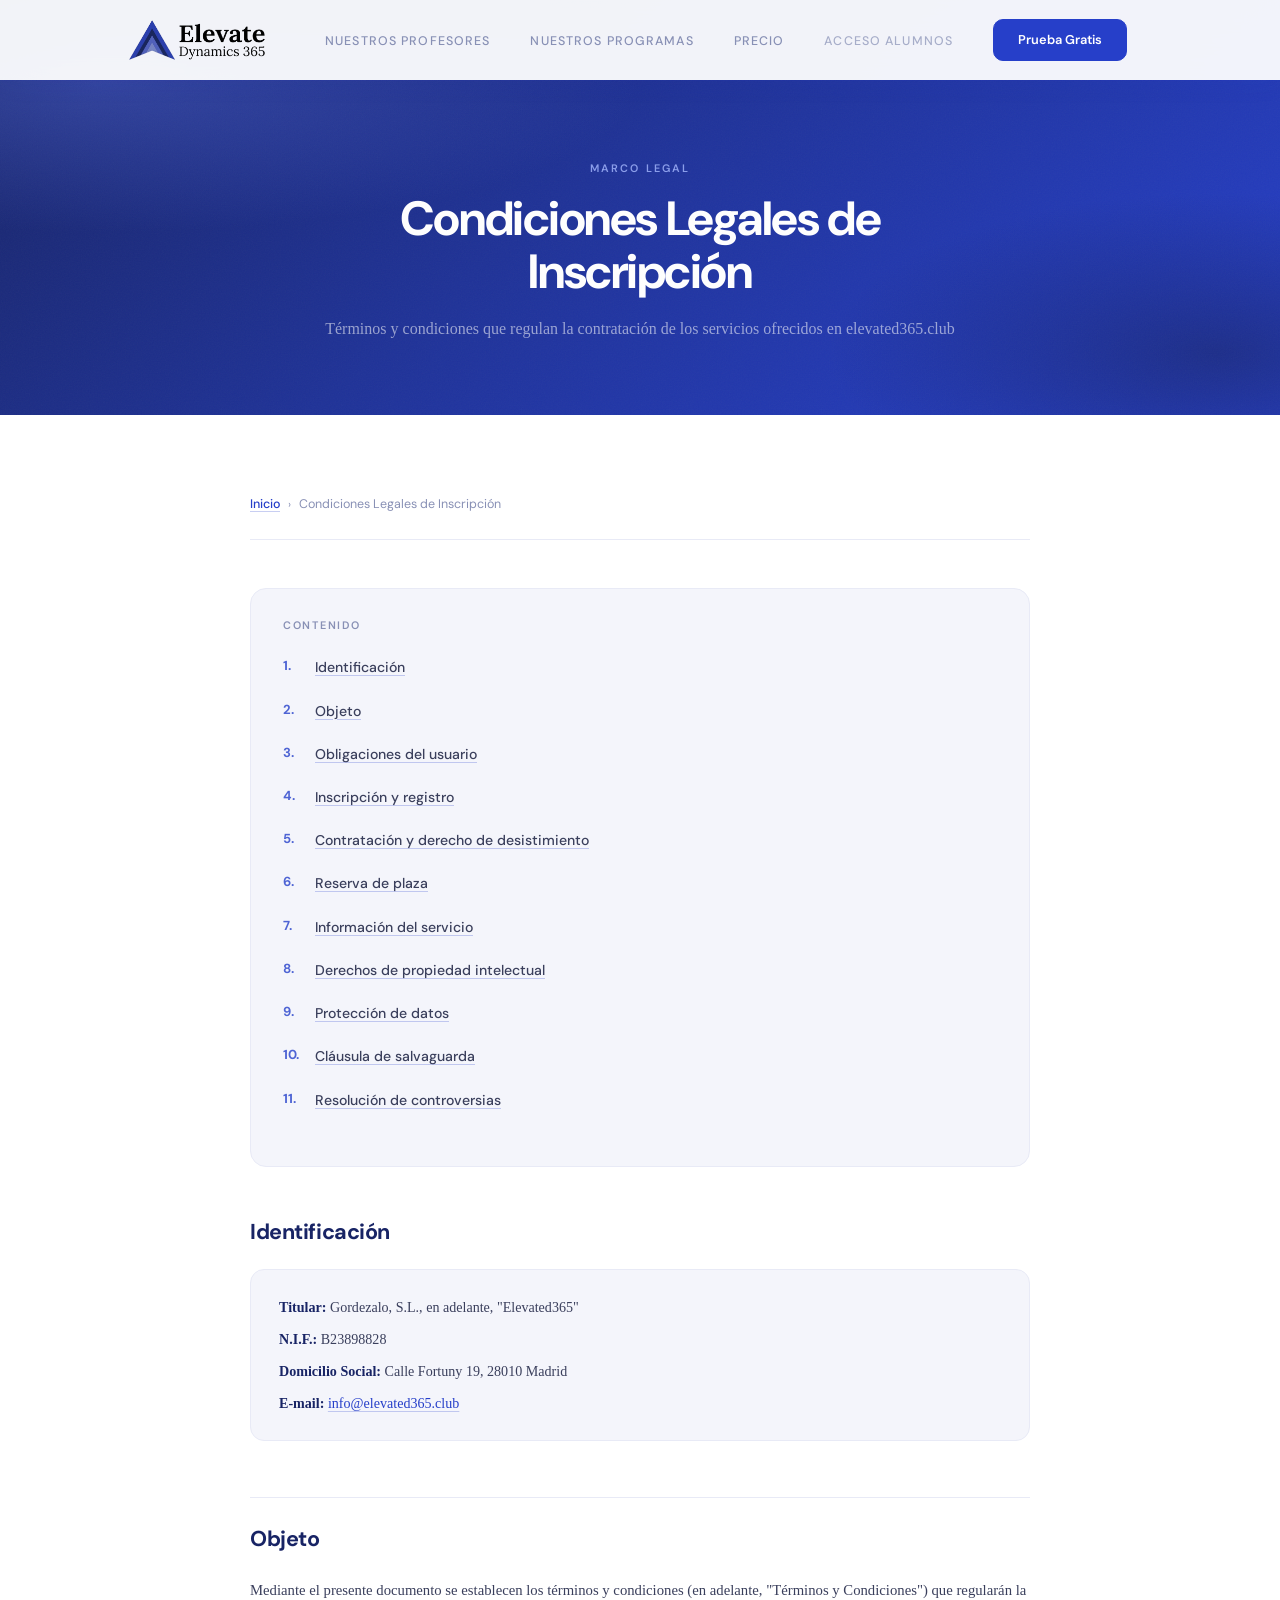
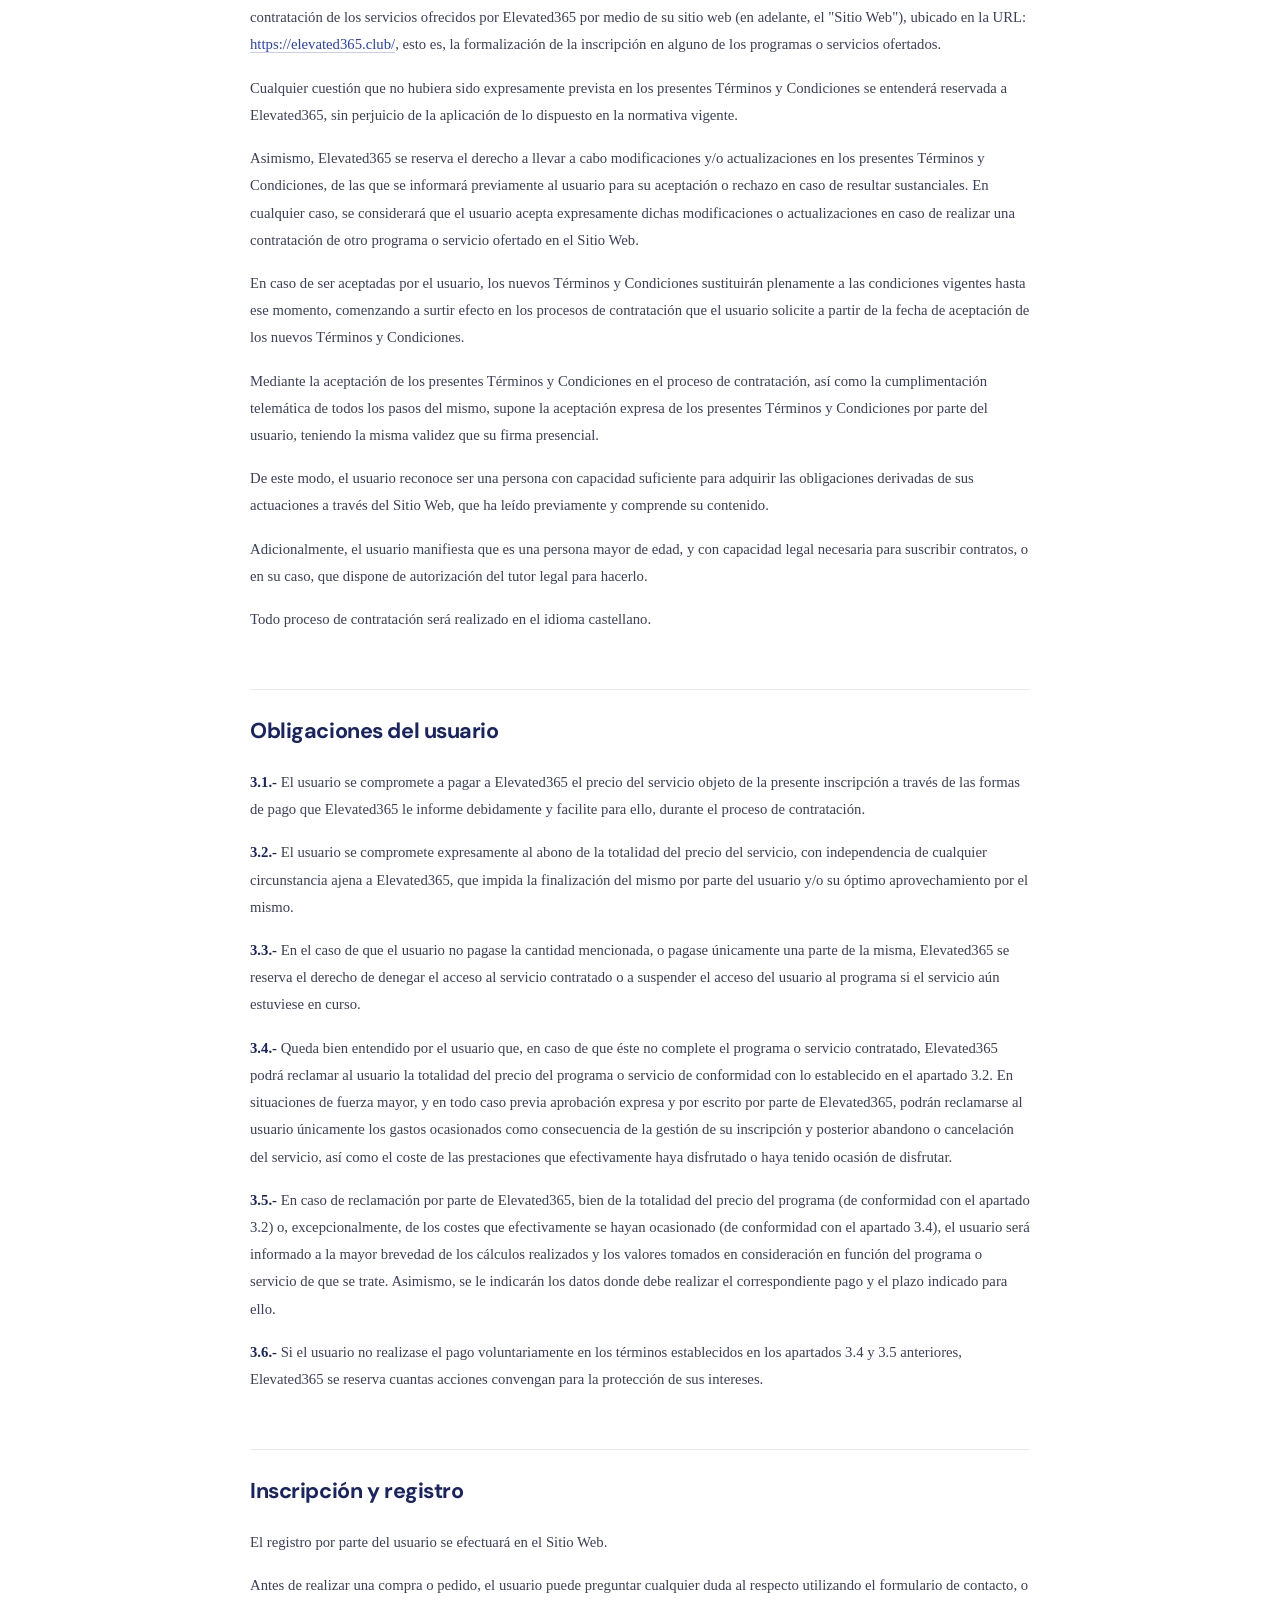
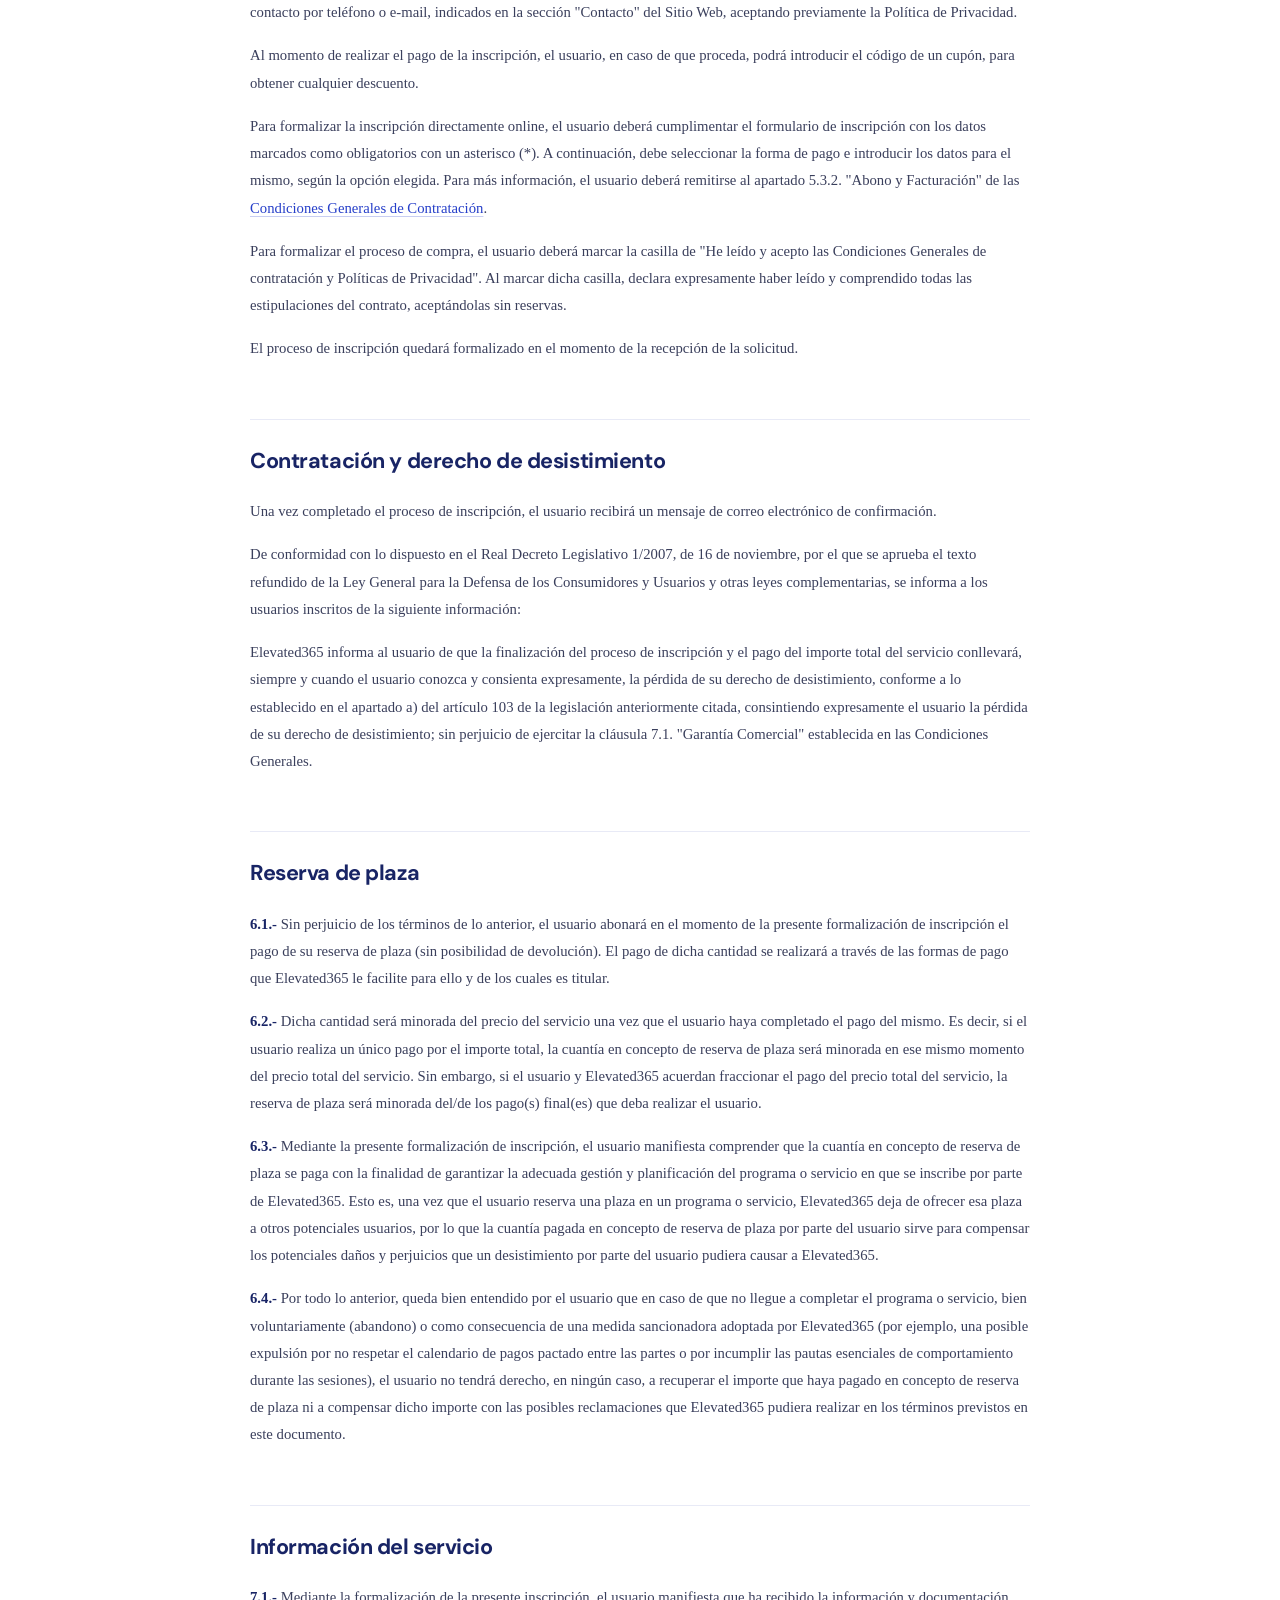
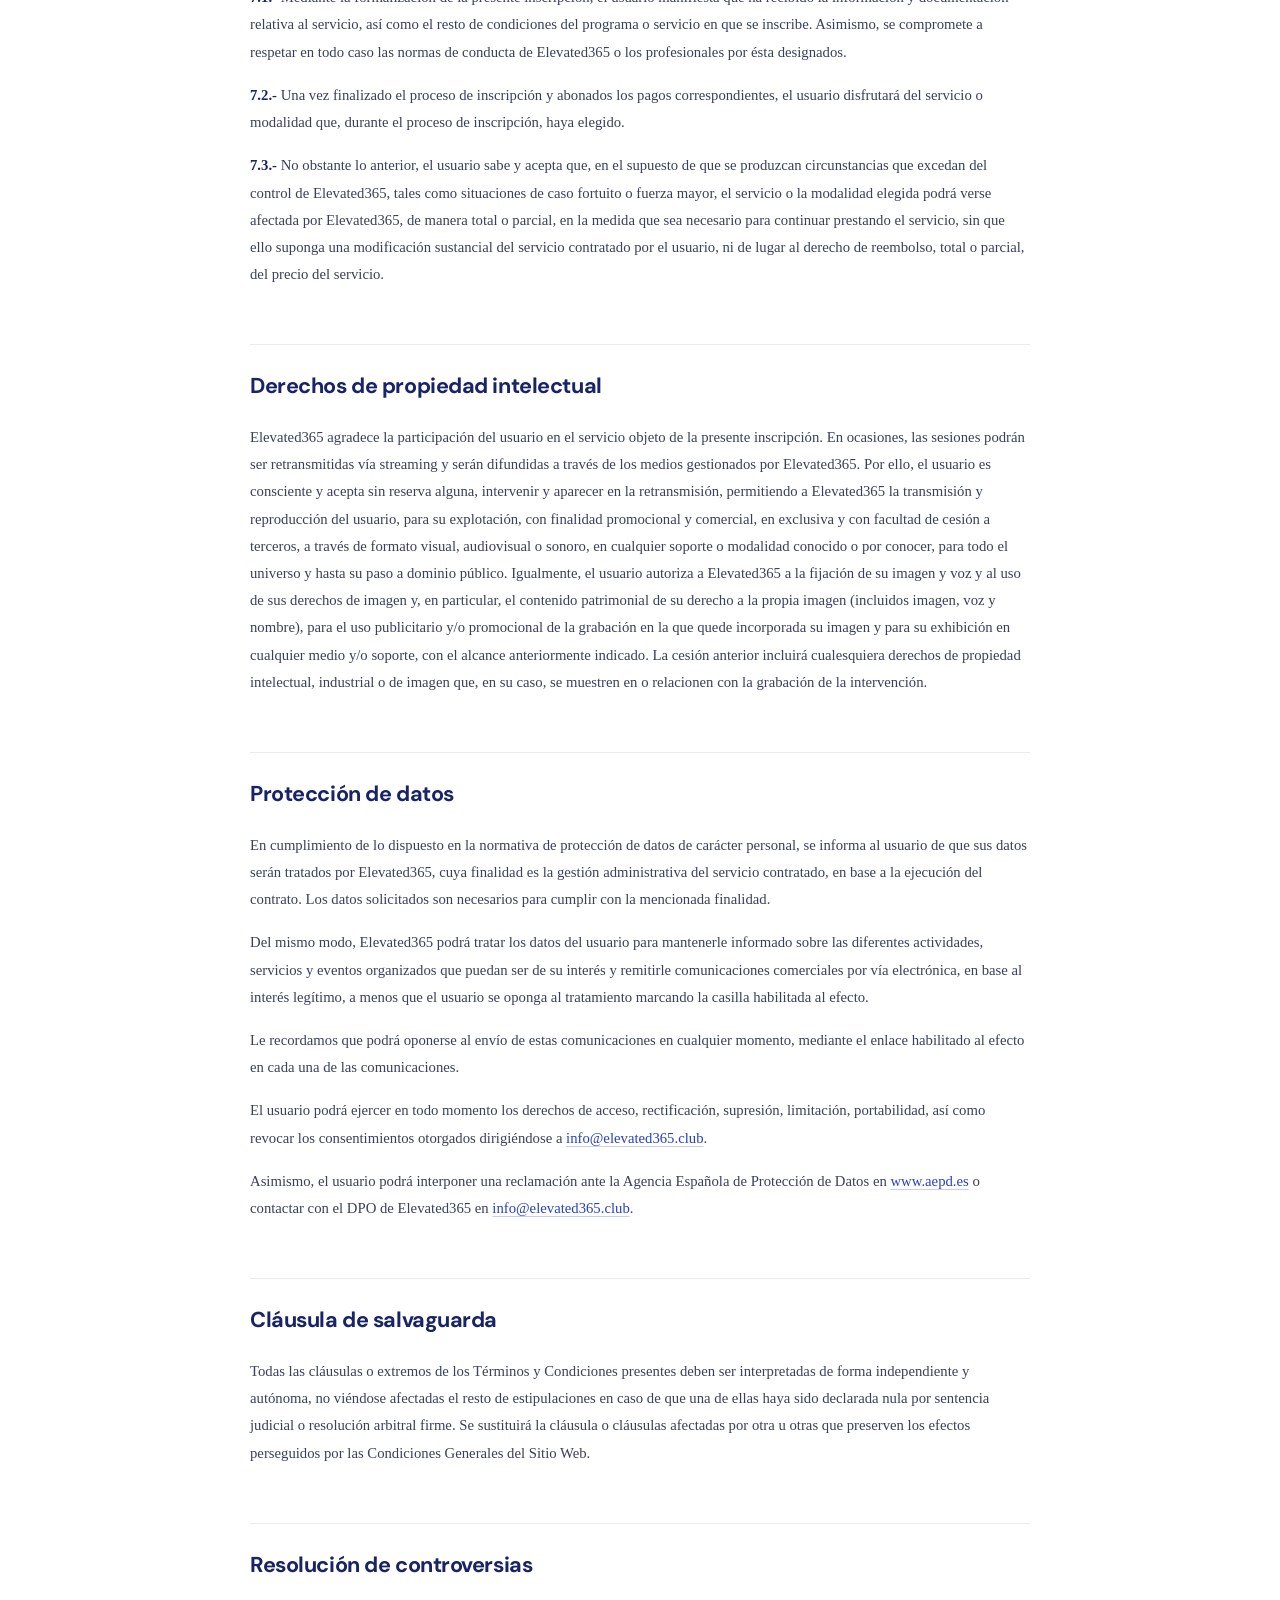
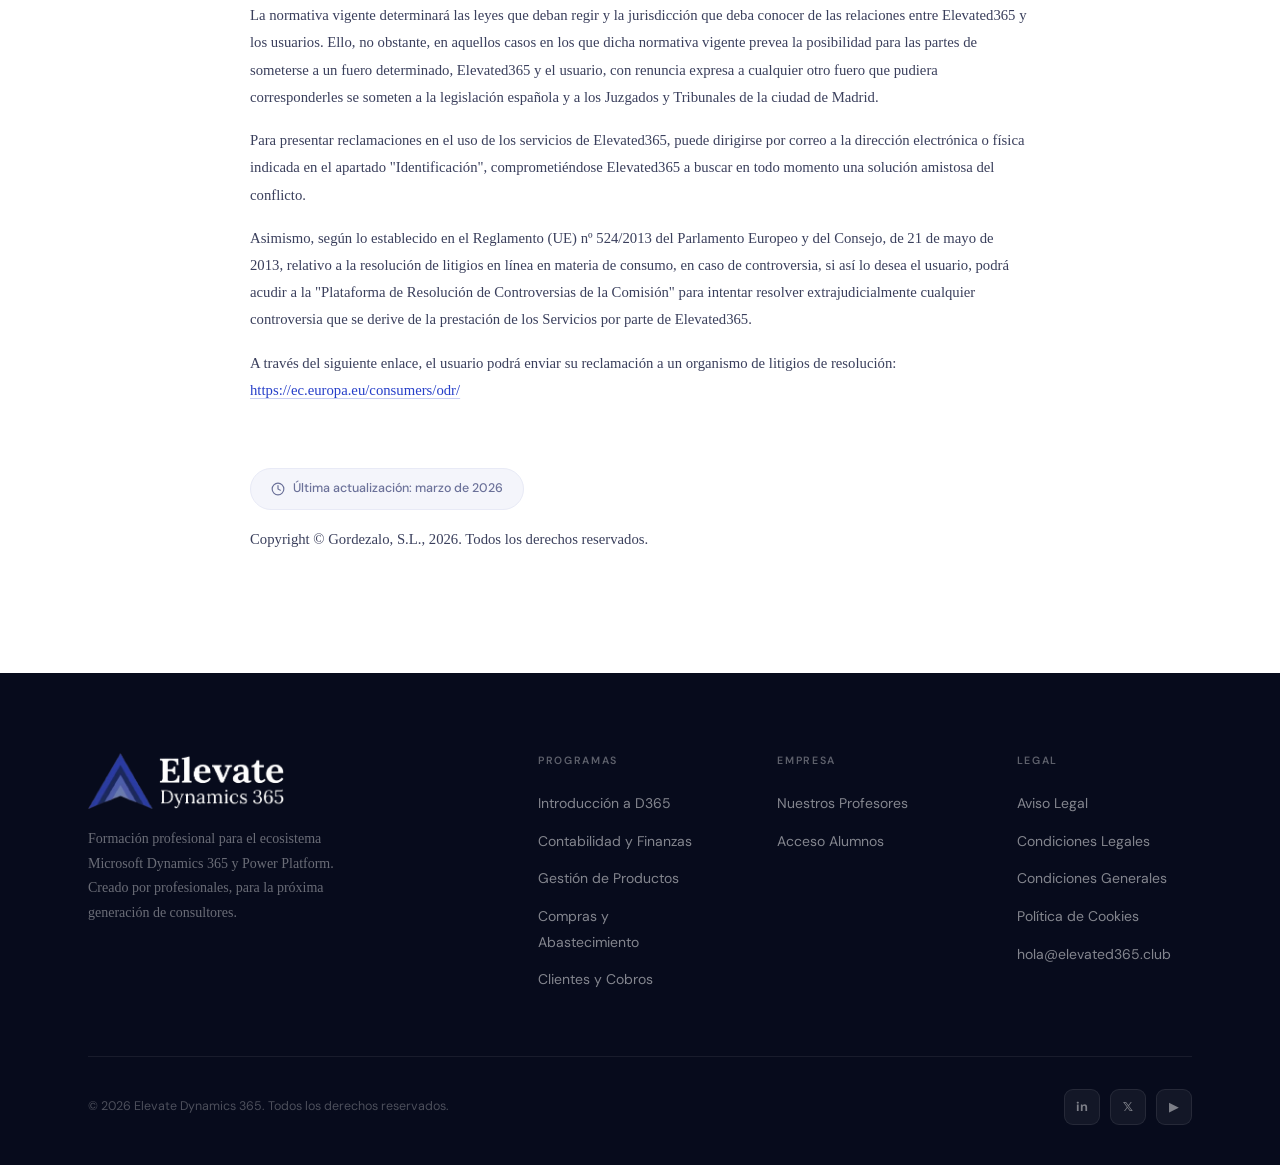
<file: condiciones-legales.html>
<!DOCTYPE html>
<html lang="es">
<head>
  <meta charset="UTF-8">
  <meta name="viewport" content="width=device-width, initial-scale=1.0">
  <title>Condiciones Legales de Inscripción | Elevate D365 — Formación Profesional en Dynamics 365</title>
  <meta name="description" content="Condiciones legales de inscripción de Elevate Dynamics 365 (Gordezalo, S.L.). Términos y condiciones de contratación de servicios en elevated365.club.">
  <link rel="canonical" href="https://elevated365.club/condiciones-legales">
  <link rel="icon" type="image/png" sizes="32x32" href="/brand_assets/favicon-32x32.png">
  <link rel="icon" type="image/png" sizes="16x16" href="/brand_assets/favicon-16x16.png">
  <link rel="apple-touch-icon" sizes="180x180" href="/brand_assets/apple-touch-icon.png">
  <meta property="og:title" content="Condiciones Legales de Inscripción | Elevate D365">
  <meta property="og:description" content="Condiciones legales de inscripción que regulan la contratación de servicios en elevated365.club.">
  <meta property="og:type" content="website">
  <meta property="og:url" content="https://elevated365.club/condiciones-legales">
  <meta property="og:locale" content="es_ES">
  <meta property="og:image" content="https://elevated365.club/brand_assets/logo_black-elevate.png">
  <link rel="preconnect" href="https://fonts.googleapis.com">
  <link rel="preconnect" href="https://fonts.gstatic.com" crossorigin>
  <link href="https://fonts.googleapis.com/css2?family=DM+Sans:wght@400;500;600;700&display=swap" rel="stylesheet">
  <style>
    :root {
      --primary: #263FC9;
      --primary-dark: #182465;
      --primary-mid: #1F3297;
      --primary-light: #4E64D4;
      --white: #ffffff;
      --off-white: #F4F5FB;
      --gray-100: #E8EAF6;
      --gray-400: #8890B5;
      --gray-500: #6B7199;
      --gray-700: #3A3F5C;
      --black: #0D0F1A;
      --font-brand: 'DM Sans', system-ui, sans-serif;
      --font-body: 'Georgia', 'Times New Roman', serif;
      --shadow-sm: 0 1px 2px rgba(38,63,201,.04), 0 2px 6px rgba(38,63,201,.05);
      --shadow-md: 0 1px 2px rgba(38,63,201,.04), 0 4px 12px rgba(38,63,201,.07), 0 12px 28px rgba(38,63,201,.07);
      --ease-spring: cubic-bezier(0.34,1.56,0.64,1);
      --ease-out: cubic-bezier(0.16,1,0.3,1);
    }

    *, *::before, *::after { box-sizing: border-box; margin: 0; padding: 0; }
    html { scroll-behavior: smooth; font-size: 16px; }
    body {
      font-family: var(--font-brand);
      background: var(--white);
      color: var(--black);
      line-height: 1.6;
      -webkit-font-smoothing: antialiased;
      overflow-x: hidden;
    }
    img { display: block; max-width: 100%; }
    a { text-decoration: none; color: inherit; }
    button { cursor: pointer; border: none; background: none; font: inherit; }

    /* ── GRAIN ── */
    .grain::after {
      content: '';
      position: absolute; inset: 0;
      opacity: .04;
      background-image: url("data:image/svg+xml,%3Csvg xmlns='http://www.w3.org/2000/svg' width='300' height='300'%3E%3Cfilter id='n'%3E%3CfeTurbulence type='fractalNoise' baseFrequency='.75' numOctaves='4' stitchTiles='stitch'/%3E%3C/filter%3E%3Crect width='300' height='300' filter='url(%23n)'/%3E%3C/svg%3E");
      pointer-events: none; z-index: 2;
    }

    /* ── LAYOUT ── */
    .container { max-width: 1200px; margin: 0 auto; padding: 0 48px; }

    /* ── NAV ── */
    .nav {
      position: fixed; top: 0; left: 0; right: 0; z-index: 100;
      height: 80px; display: flex; align-items: center;
      background: rgba(255,255,255,.94);
      backdrop-filter: blur(16px);
      -webkit-backdrop-filter: blur(16px);
      box-shadow: 0 1px 0 rgba(38,63,201,.06), 0 4px 24px rgba(38,63,201,.06);
    }
    .nav-inner { display: flex; align-items: center; justify-content: space-between; width: 100%; gap: 24px; }
    .nav-logo { display: flex; align-items: center; flex-shrink: 0; margin-right: 36px; }
    .nav-logo img { height: 40px; width: auto; }

    .nav-links { display: flex; align-items: center; gap: 40px; list-style: none; flex-shrink: 0; }
    .nav-links a {
      font-family: var(--font-brand); font-size: .78rem; font-weight: 500;
      text-transform: uppercase; letter-spacing: .09em;
      color: var(--gray-400);
      white-space: nowrap;
      transition: color .2s ease;
    }
    .nav-links a:hover { color: var(--primary); }

    .nav-cta {
      font-family: var(--font-brand); font-weight: 600; font-size: .8rem;
      padding: 10px 24px; border-radius: 10px; white-space: nowrap; flex-shrink: 0;
      background: var(--primary); color: var(--white);
      border: 1.5px solid var(--primary);
      transition: background .15s ease, border-color .15s ease, transform .2s var(--ease-spring);
    }
    .nav-cta:hover { background: var(--primary-mid); border-color: var(--primary-mid); transform: translateY(-1px); }
    .nav-cta:active { transform: translateY(0); }

    /* ── LEGAL HERO ── */
    .legal-hero {
      position: relative; overflow: hidden;
      background: linear-gradient(140deg, var(--primary-dark) 0%, var(--primary-mid) 45%, var(--primary) 100%);
      padding: 160px 48px 72px;
      text-align: center;
    }
    .legal-hero::before {
      content: ''; position: absolute; inset: 0;
      background:
        radial-gradient(ellipse 70% 60% at 8% 20%, rgba(78,100,212,.45) 0%, transparent 60%),
        radial-gradient(ellipse 55% 70% at 95% 85%, rgba(24,36,101,.6) 0%, transparent 55%);
      pointer-events: none;
    }
    .legal-hero-content { position: relative; z-index: 1; max-width: 700px; margin: 0 auto; }
    .legal-hero .lbl {
      font-family: var(--font-brand); font-size: .68rem; font-weight: 600;
      text-transform: uppercase; letter-spacing: .2em;
      color: rgba(165,184,255,.8); margin-bottom: 16px;
    }
    .legal-hero h1 {
      font-family: var(--font-brand);
      font-size: clamp(2rem, 4vw, 3rem);
      font-weight: 700; line-height: 1.1; letter-spacing: -.03em;
      color: var(--white); margin-bottom: 16px;
    }
    .legal-hero p {
      font-family: var(--font-body); font-size: 1rem;
      color: rgba(255,255,255,.55); line-height: 1.75;
    }

    /* ── LEGAL CONTENT ── */
    .legal-section { padding: 80px 0 104px; }
    .legal-wrap {
      max-width: 780px; margin: 0 auto;
    }

    /* Breadcrumb */
    .legal-breadcrumb {
      display: flex; align-items: center; gap: 8px;
      margin-bottom: 48px; padding-bottom: 24px;
      border-bottom: 1px solid var(--gray-100);
    }
    .legal-breadcrumb a {
      font-family: var(--font-brand); font-size: .78rem; font-weight: 500;
      color: var(--primary); transition: color .15s ease;
    }
    .legal-breadcrumb a:hover { color: var(--primary-dark); }
    .legal-breadcrumb span {
      font-family: var(--font-brand); font-size: .78rem; color: var(--gray-400);
    }
    .legal-breadcrumb .sep { color: var(--gray-400); font-size: .68rem; }

    /* Table of contents */
    .legal-toc {
      background: var(--off-white);
      border: 1px solid var(--gray-100);
      border-radius: 16px;
      padding: 28px 32px;
      margin-bottom: 48px;
    }
    .legal-toc-title {
      font-family: var(--font-brand); font-size: .68rem; font-weight: 600;
      text-transform: uppercase; letter-spacing: .16em;
      color: var(--gray-400); margin-bottom: 16px;
    }
    .legal-toc ol {
      list-style: decimal;
      display: flex; flex-direction: column; gap: 8px;
      padding-left: 24px;
    }
    .legal-toc ol li {
      font-family: var(--font-brand); font-size: .68rem; font-weight: 700;
      color: var(--primary-light);
    }
    .legal-toc ol li a {
      font-family: var(--font-brand); font-size: .88rem; font-weight: 500;
      color: var(--gray-700);
      transition: color .15s ease;
    }
    .legal-toc ol li a:hover { color: var(--primary); }

    /* Section headings */
    .legal-wrap h2 {
      font-family: var(--font-brand);
      font-size: 1.35rem;
      font-weight: 700;
      letter-spacing: -.02em;
      color: var(--primary-dark);
      margin: 56px 0 20px;
      padding-top: 24px;
      border-top: 1px solid var(--gray-100);
    }
    .legal-wrap h2:first-of-type {
      margin-top: 0;
      border-top: none;
      padding-top: 0;
    }

    .legal-wrap h3 {
      font-family: var(--font-brand);
      font-size: 1.05rem;
      font-weight: 700;
      letter-spacing: -.01em;
      color: var(--black);
      margin: 32px 0 12px;
    }

    /* Body text */
    .legal-wrap p {
      font-family: var(--font-body);
      font-size: .92rem;
      color: var(--gray-700);
      line-height: 1.85;
      margin-bottom: 16px;
    }
    .legal-wrap p strong {
      color: var(--primary-dark);
      font-weight: 700;
    }

    /* Lists */
    .legal-wrap ul, .legal-wrap ol {
      margin: 12px 0 20px;
      padding-left: 0;
    }
    .legal-wrap ul { list-style: none; }
    .legal-wrap ul li {
      font-family: var(--font-body); font-size: .92rem;
      color: var(--gray-700); line-height: 1.85;
      padding: 4px 0 4px 24px; position: relative;
    }
    .legal-wrap ul li::before {
      content: '';
      position: absolute; left: 0; top: 14px;
      width: 6px; height: 6px; border-radius: 50%;
      background: var(--primary-light);
    }
    .legal-wrap ol {
      list-style: none; counter-reset: legal-ol;
    }
    .legal-wrap ol li {
      font-family: var(--font-body); font-size: .92rem;
      color: var(--gray-700); line-height: 1.85;
      padding: 4px 0 4px 32px; position: relative;
      counter-increment: legal-ol;
    }
    .legal-wrap ol li::before {
      content: counter(legal-ol) ".";
      position: absolute; left: 0; top: 4px;
      font-family: var(--font-brand); font-size: .82rem; font-weight: 700;
      color: var(--primary-light);
    }

    /* Info card (identification) */
    .legal-info-card {
      background: var(--off-white);
      border: 1px solid var(--gray-100);
      border-radius: 14px;
      padding: 24px 28px;
      margin: 20px 0 24px;
    }
    .legal-info-card p {
      margin-bottom: 6px;
      font-size: .88rem;
    }
    .legal-info-card p:last-child { margin-bottom: 0; }

    /* Email links */
    .legal-wrap a {
      color: var(--primary);
      font-weight: 500;
      text-decoration: underline;
      text-decoration-color: rgba(38,63,201,.25);
      text-underline-offset: 3px;
      transition: text-decoration-color .15s ease, color .15s ease;
    }
    .legal-wrap a:hover {
      color: var(--primary-dark);
      text-decoration-color: var(--primary-dark);
    }

    /* Last updated badge */
    .legal-updated {
      display: inline-flex; align-items: center; gap: 8px;
      margin-top: 48px; padding: 10px 20px;
      border-radius: 100px;
      background: var(--off-white);
      border: 1px solid var(--gray-100);
      font-family: var(--font-brand); font-size: .78rem; font-weight: 500;
      color: var(--gray-500);
    }
    .legal-updated svg { flex-shrink: 0; }

    .legal-copyright {
      margin-top: 16px;
      font-family: var(--font-brand); font-size: .78rem;
      color: var(--gray-400);
    }

    /* ── FOOTER ── */
    .footer { background: #070b1c; padding: 80px 0 40px; }
    .footer-grid {
      display: grid; grid-template-columns: 2.2fr 1fr 1fr 1fr; gap: 64px;
      padding-bottom: 64px; border-bottom: 1px solid rgba(255,255,255,.07);
    }
    .footer-brand img { height: 44px; width: auto; margin-bottom: 18px; }
    .footer-brand img[src*="white"] { height: 56px !important; width: auto !important; }
    .footer-brand p { font-family: var(--font-body); font-size: .875rem; color: rgba(255,255,255,.4); line-height: 1.75; max-width: 270px; }
    .footer-col h4 {
      font-family: var(--font-brand); font-size: .66rem; font-weight: 600;
      text-transform: uppercase; letter-spacing: .16em;
      color: rgba(255,255,255,.35); margin-bottom: 20px;
    }
    .footer-col ul { list-style: none; display: flex; flex-direction: column; gap: 12px; }
    .footer-col ul a {
      font-family: var(--font-brand); font-size: .875rem;
      color: rgba(255,255,255,.5);
      transition: color .15s ease;
      text-decoration: none;
    }
    .footer-col ul a:hover { color: var(--white); }
    .footer-bottom { padding-top: 32px; display: flex; align-items: center; justify-content: space-between; gap: 24px; flex-wrap: wrap; }
    .footer-bottom p { font-family: var(--font-brand); font-size: .78rem; color: rgba(255,255,255,.28); }
    .footer-socials { display: flex; gap: 10px; }
    .soc-link {
      width: 36px; height: 36px; border-radius: 9px;
      background: rgba(255,255,255,.05); border: 1px solid rgba(255,255,255,.08);
      display: flex; align-items: center; justify-content: center;
      font-size: .8rem; font-weight: 700; color: rgba(255,255,255,.45);
      font-family: var(--font-brand);
      transition: background .15s ease, color .15s ease, transform .2s var(--ease-spring);
    }
    .soc-link:hover { background: rgba(38,63,201,.35); color: var(--white); transform: translateY(-2px); }

    /* ── RESPONSIVE ── */
    @media (max-width: 900px) {
      .nav-links { display: none; }
      .footer-grid { grid-template-columns: 1fr 1fr; gap: 40px; }
    }
    @media (max-width: 768px) {
      .container { padding: 0 24px; }
      .legal-hero { padding: 140px 24px 56px; }
      .legal-section { padding: 56px 0 72px; }
      .legal-toc { padding: 22px 24px; }
      .legal-info-card { padding: 20px 22px; }
      .footer-grid { grid-template-columns: 1fr; }
      .footer-bottom { flex-direction: column; text-align: center; }
    }
  </style>
</head>
<body>

<!-- ══════════ NAV ══════════ -->
<nav class="nav">
  <div class="container" style="max-width:100%; padding:0 24px 0 0;">
    <div class="nav-inner">
      <a href="/" class="nav-logo" aria-label="Elevate Dynamics 365 home">
        <img src="brand_assets/logo_black-elevate.png" alt="Elevate Dynamics 365">
      </a>
      <div style="display:flex; align-items:center; gap:40px;">
        <ul class="nav-links">
          <li><a href="/#teachers">Nuestros Profesores</a></li>
          <li><a href="/#programs">Nuestros Programas</a></li>
          <li><a href="/#pricing">Precio</a></li>
          <li><a href="/curso/" style="opacity:.7;">Acceso Alumnos</a></li>
        </ul>
        <a href="https://elevated365.club/m1-introduccion-d36-free" class="nav-cta">Prueba Gratis</a>
      </div>
    </div>
  </div>
</nav>

<!-- ══════════ LEGAL HERO ══════════ -->
<section class="legal-hero grain">
  <div class="legal-hero-content">
    <div class="lbl">Marco Legal</div>
    <h1>Condiciones Legales de Inscripción</h1>
    <p>Términos y condiciones que regulan la contratación de los servicios ofrecidos en elevated365.club</p>
  </div>
</section>

<!-- ══════════ LEGAL CONTENT ══════════ -->
<section class="legal-section">
  <div class="container">
    <div class="legal-wrap">

      <!-- Breadcrumb -->
      <div class="legal-breadcrumb">
        <a href="/">Inicio</a>
        <span class="sep">&rsaquo;</span>
        <span>Condiciones Legales de Inscripción</span>
      </div>

      <!-- Table of Contents -->
      <div class="legal-toc">
        <div class="legal-toc-title">Contenido</div>
        <ol>
          <li><a href="#identificacion">Identificación</a></li>
          <li><a href="#objeto">Objeto</a></li>
          <li><a href="#obligaciones">Obligaciones del usuario</a></li>
          <li><a href="#inscripcion">Inscripción y registro</a></li>
          <li><a href="#desistimiento">Contratación y derecho de desistimiento</a></li>
          <li><a href="#reserva">Reserva de plaza</a></li>
          <li><a href="#informacion">Información del servicio</a></li>
          <li><a href="#propiedad">Derechos de propiedad intelectual</a></li>
          <li><a href="#proteccion">Protección de datos</a></li>
          <li><a href="#salvaguarda">Cláusula de salvaguarda</a></li>
          <li><a href="#controversias">Resolución de controversias</a></li>
        </ol>
      </div>

      <!-- 1. IDENTIFICACIÓN -->
      <h2 id="identificacion">Identificación</h2>
      <div class="legal-info-card">
        <p><strong>Titular:</strong> Gordezalo, S.L., en adelante, "Elevated365"</p>
        <p><strong>N.I.F.:</strong> B23898828</p>
        <p><strong>Domicilio Social:</strong> Calle Fortuny 19, 28010 Madrid</p>
        <p><strong>E-mail:</strong> <a href="mailto:info@elevated365.club">info@elevated365.club</a></p>
      </div>

      <!-- 2. OBJETO -->
      <h2 id="objeto">Objeto</h2>
      <p>Mediante el presente documento se establecen los términos y condiciones (en adelante, "Términos y Condiciones") que regularán la contratación de los servicios ofrecidos por Elevated365 por medio de su sitio web (en adelante, el "Sitio Web"), ubicado en la URL: <a href="https://elevated365.club/" target="_blank" rel="noopener">https://elevated365.club/</a>, esto es, la formalización de la inscripción en alguno de los programas o servicios ofertados.</p>
      <p>Cualquier cuestión que no hubiera sido expresamente prevista en los presentes Términos y Condiciones se entenderá reservada a Elevated365, sin perjuicio de la aplicación de lo dispuesto en la normativa vigente.</p>
      <p>Asimismo, Elevated365 se reserva el derecho a llevar a cabo modificaciones y/o actualizaciones en los presentes Términos y Condiciones, de las que se informará previamente al usuario para su aceptación o rechazo en caso de resultar sustanciales. En cualquier caso, se considerará que el usuario acepta expresamente dichas modificaciones o actualizaciones en caso de realizar una contratación de otro programa o servicio ofertado en el Sitio Web.</p>
      <p>En caso de ser aceptadas por el usuario, los nuevos Términos y Condiciones sustituirán plenamente a las condiciones vigentes hasta ese momento, comenzando a surtir efecto en los procesos de contratación que el usuario solicite a partir de la fecha de aceptación de los nuevos Términos y Condiciones.</p>
      <p>Mediante la aceptación de los presentes Términos y Condiciones en el proceso de contratación, así como la cumplimentación telemática de todos los pasos del mismo, supone la aceptación expresa de los presentes Términos y Condiciones por parte del usuario, teniendo la misma validez que su firma presencial.</p>
      <p>De este modo, el usuario reconoce ser una persona con capacidad suficiente para adquirir las obligaciones derivadas de sus actuaciones a través del Sitio Web, que ha leído previamente y comprende su contenido.</p>
      <p>Adicionalmente, el usuario manifiesta que es una persona mayor de edad, y con capacidad legal necesaria para suscribir contratos, o en su caso, que dispone de autorización del tutor legal para hacerlo.</p>
      <p>Todo proceso de contratación será realizado en el idioma castellano.</p>

      <!-- 3. OBLIGACIONES DEL USUARIO -->
      <h2 id="obligaciones">Obligaciones del usuario</h2>
      <p><strong>3.1.-</strong> El usuario se compromete a pagar a Elevated365 el precio del servicio objeto de la presente inscripción a través de las formas de pago que Elevated365 le informe debidamente y facilite para ello, durante el proceso de contratación.</p>
      <p><strong>3.2.-</strong> El usuario se compromete expresamente al abono de la totalidad del precio del servicio, con independencia de cualquier circunstancia ajena a Elevated365, que impida la finalización del mismo por parte del usuario y/o su óptimo aprovechamiento por el mismo.</p>
      <p><strong>3.3.-</strong> En el caso de que el usuario no pagase la cantidad mencionada, o pagase únicamente una parte de la misma, Elevated365 se reserva el derecho de denegar el acceso al servicio contratado o a suspender el acceso del usuario al programa si el servicio aún estuviese en curso.</p>
      <p><strong>3.4.-</strong> Queda bien entendido por el usuario que, en caso de que éste no complete el programa o servicio contratado, Elevated365 podrá reclamar al usuario la totalidad del precio del programa o servicio de conformidad con lo establecido en el apartado 3.2. En situaciones de fuerza mayor, y en todo caso previa aprobación expresa y por escrito por parte de Elevated365, podrán reclamarse al usuario únicamente los gastos ocasionados como consecuencia de la gestión de su inscripción y posterior abandono o cancelación del servicio, así como el coste de las prestaciones que efectivamente haya disfrutado o haya tenido ocasión de disfrutar.</p>
      <p><strong>3.5.-</strong> En caso de reclamación por parte de Elevated365, bien de la totalidad del precio del programa (de conformidad con el apartado 3.2) o, excepcionalmente, de los costes que efectivamente se hayan ocasionado (de conformidad con el apartado 3.4), el usuario será informado a la mayor brevedad de los cálculos realizados y los valores tomados en consideración en función del programa o servicio de que se trate. Asimismo, se le indicarán los datos donde debe realizar el correspondiente pago y el plazo indicado para ello.</p>
      <p><strong>3.6.-</strong> Si el usuario no realizase el pago voluntariamente en los términos establecidos en los apartados 3.4 y 3.5 anteriores, Elevated365 se reserva cuantas acciones convengan para la protección de sus intereses.</p>

      <!-- 4. INSCRIPCIÓN Y REGISTRO -->
      <h2 id="inscripcion">Inscripción y registro</h2>
      <p>El registro por parte del usuario se efectuará en el Sitio Web.</p>
      <p>Antes de realizar una compra o pedido, el usuario puede preguntar cualquier duda al respecto utilizando el formulario de contacto, o contacto por teléfono o e-mail, indicados en la sección "Contacto" del Sitio Web, aceptando previamente la Política de Privacidad.</p>
      <p>Al momento de realizar el pago de la inscripción, el usuario, en caso de que proceda, podrá introducir el código de un cupón, para obtener cualquier descuento.</p>
      <p>Para formalizar la inscripción directamente online, el usuario deberá cumplimentar el formulario de inscripción con los datos marcados como obligatorios con un asterisco (*). A continuación, debe seleccionar la forma de pago e introducir los datos para el mismo, según la opción elegida. Para más información, el usuario deberá remitirse al apartado 5.3.2. "Abono y Facturación" de las <a href="/condiciones-generales-contratacion">Condiciones Generales de Contratación</a>.</p>
      <p>Para formalizar el proceso de compra, el usuario deberá marcar la casilla de "He leído y acepto las Condiciones Generales de contratación y Políticas de Privacidad". Al marcar dicha casilla, declara expresamente haber leído y comprendido todas las estipulaciones del contrato, aceptándolas sin reservas.</p>
      <p>El proceso de inscripción quedará formalizado en el momento de la recepción de la solicitud.</p>

      <!-- 5. CONTRATACIÓN Y DERECHO DE DESISTIMIENTO -->
      <h2 id="desistimiento">Contratación y derecho de desistimiento</h2>
      <p>Una vez completado el proceso de inscripción, el usuario recibirá un mensaje de correo electrónico de confirmación.</p>
      <p>De conformidad con lo dispuesto en el Real Decreto Legislativo 1/2007, de 16 de noviembre, por el que se aprueba el texto refundido de la Ley General para la Defensa de los Consumidores y Usuarios y otras leyes complementarias, se informa a los usuarios inscritos de la siguiente información:</p>
      <p>Elevated365 informa al usuario de que la finalización del proceso de inscripción y el pago del importe total del servicio conllevará, siempre y cuando el usuario conozca y consienta expresamente, la pérdida de su derecho de desistimiento, conforme a lo establecido en el apartado a) del artículo 103 de la legislación anteriormente citada, consintiendo expresamente el usuario la pérdida de su derecho de desistimiento; sin perjuicio de ejercitar la cláusula 7.1. "Garantía Comercial" establecida en las Condiciones Generales.</p>

      <!-- 6. RESERVA DE PLAZA -->
      <h2 id="reserva">Reserva de plaza</h2>
      <p><strong>6.1.-</strong> Sin perjuicio de los términos de lo anterior, el usuario abonará en el momento de la presente formalización de inscripción el pago de su reserva de plaza (sin posibilidad de devolución). El pago de dicha cantidad se realizará a través de las formas de pago que Elevated365 le facilite para ello y de los cuales es titular.</p>
      <p><strong>6.2.-</strong> Dicha cantidad será minorada del precio del servicio una vez que el usuario haya completado el pago del mismo. Es decir, si el usuario realiza un único pago por el importe total, la cuantía en concepto de reserva de plaza será minorada en ese mismo momento del precio total del servicio. Sin embargo, si el usuario y Elevated365 acuerdan fraccionar el pago del precio total del servicio, la reserva de plaza será minorada del/de los pago(s) final(es) que deba realizar el usuario.</p>
      <p><strong>6.3.-</strong> Mediante la presente formalización de inscripción, el usuario manifiesta comprender que la cuantía en concepto de reserva de plaza se paga con la finalidad de garantizar la adecuada gestión y planificación del programa o servicio en que se inscribe por parte de Elevated365. Esto es, una vez que el usuario reserva una plaza en un programa o servicio, Elevated365 deja de ofrecer esa plaza a otros potenciales usuarios, por lo que la cuantía pagada en concepto de reserva de plaza por parte del usuario sirve para compensar los potenciales daños y perjuicios que un desistimiento por parte del usuario pudiera causar a Elevated365.</p>
      <p><strong>6.4.-</strong> Por todo lo anterior, queda bien entendido por el usuario que en caso de que no llegue a completar el programa o servicio, bien voluntariamente (abandono) o como consecuencia de una medida sancionadora adoptada por Elevated365 (por ejemplo, una posible expulsión por no respetar el calendario de pagos pactado entre las partes o por incumplir las pautas esenciales de comportamiento durante las sesiones), el usuario no tendrá derecho, en ningún caso, a recuperar el importe que haya pagado en concepto de reserva de plaza ni a compensar dicho importe con las posibles reclamaciones que Elevated365 pudiera realizar en los términos previstos en este documento.</p>

      <!-- 7. INFORMACIÓN DEL SERVICIO -->
      <h2 id="informacion">Información del servicio</h2>
      <p><strong>7.1.-</strong> Mediante la formalización de la presente inscripción, el usuario manifiesta que ha recibido la información y documentación relativa al servicio, así como el resto de condiciones del programa o servicio en que se inscribe. Asimismo, se compromete a respetar en todo caso las normas de conducta de Elevated365 o los profesionales por ésta designados.</p>
      <p><strong>7.2.-</strong> Una vez finalizado el proceso de inscripción y abonados los pagos correspondientes, el usuario disfrutará del servicio o modalidad que, durante el proceso de inscripción, haya elegido.</p>
      <p><strong>7.3.-</strong> No obstante lo anterior, el usuario sabe y acepta que, en el supuesto de que se produzcan circunstancias que excedan del control de Elevated365, tales como situaciones de caso fortuito o fuerza mayor, el servicio o la modalidad elegida podrá verse afectada por Elevated365, de manera total o parcial, en la medida que sea necesario para continuar prestando el servicio, sin que ello suponga una modificación sustancial del servicio contratado por el usuario, ni de lugar al derecho de reembolso, total o parcial, del precio del servicio.</p>

      <!-- 8. DERECHOS DE PROPIEDAD INTELECTUAL -->
      <h2 id="propiedad">Derechos de propiedad intelectual</h2>
      <p>Elevated365 agradece la participación del usuario en el servicio objeto de la presente inscripción. En ocasiones, las sesiones podrán ser retransmitidas vía streaming y serán difundidas a través de los medios gestionados por Elevated365. Por ello, el usuario es consciente y acepta sin reserva alguna, intervenir y aparecer en la retransmisión, permitiendo a Elevated365 la transmisión y reproducción del usuario, para su explotación, con finalidad promocional y comercial, en exclusiva y con facultad de cesión a terceros, a través de formato visual, audiovisual o sonoro, en cualquier soporte o modalidad conocido o por conocer, para todo el universo y hasta su paso a dominio público. Igualmente, el usuario autoriza a Elevated365 a la fijación de su imagen y voz y al uso de sus derechos de imagen y, en particular, el contenido patrimonial de su derecho a la propia imagen (incluidos imagen, voz y nombre), para el uso publicitario y/o promocional de la grabación en la que quede incorporada su imagen y para su exhibición en cualquier medio y/o soporte, con el alcance anteriormente indicado. La cesión anterior incluirá cualesquiera derechos de propiedad intelectual, industrial o de imagen que, en su caso, se muestren en o relacionen con la grabación de la intervención.</p>

      <!-- 9. PROTECCIÓN DE DATOS -->
      <h2 id="proteccion">Protección de datos</h2>
      <p>En cumplimiento de lo dispuesto en la normativa de protección de datos de carácter personal, se informa al usuario de que sus datos serán tratados por Elevated365, cuya finalidad es la gestión administrativa del servicio contratado, en base a la ejecución del contrato. Los datos solicitados son necesarios para cumplir con la mencionada finalidad.</p>
      <p>Del mismo modo, Elevated365 podrá tratar los datos del usuario para mantenerle informado sobre las diferentes actividades, servicios y eventos organizados que puedan ser de su interés y remitirle comunicaciones comerciales por vía electrónica, en base al interés legítimo, a menos que el usuario se oponga al tratamiento marcando la casilla habilitada al efecto.</p>
      <p>Le recordamos que podrá oponerse al envío de estas comunicaciones en cualquier momento, mediante el enlace habilitado al efecto en cada una de las comunicaciones.</p>
      <p>El usuario podrá ejercer en todo momento los derechos de acceso, rectificación, supresión, limitación, portabilidad, así como revocar los consentimientos otorgados dirigiéndose a <a href="mailto:info@elevated365.club">info@elevated365.club</a>.</p>
      <p>Asimismo, el usuario podrá interponer una reclamación ante la Agencia Española de Protección de Datos en <a href="https://www.aepd.es" target="_blank" rel="noopener">www.aepd.es</a> o contactar con el DPO de Elevated365 en <a href="mailto:info@elevated365.club">info@elevated365.club</a>.</p>

      <!-- 10. CLÁUSULA DE SALVAGUARDA -->
      <h2 id="salvaguarda">Cláusula de salvaguarda</h2>
      <p>Todas las cláusulas o extremos de los Términos y Condiciones presentes deben ser interpretadas de forma independiente y autónoma, no viéndose afectadas el resto de estipulaciones en caso de que una de ellas haya sido declarada nula por sentencia judicial o resolución arbitral firme. Se sustituirá la cláusula o cláusulas afectadas por otra u otras que preserven los efectos perseguidos por las Condiciones Generales del Sitio Web.</p>

      <!-- 11. RESOLUCIÓN DE CONTROVERSIAS -->
      <h2 id="controversias">Resolución de controversias</h2>
      <p>La normativa vigente determinará las leyes que deban regir y la jurisdicción que deba conocer de las relaciones entre Elevated365 y los usuarios. Ello, no obstante, en aquellos casos en los que dicha normativa vigente prevea la posibilidad para las partes de someterse a un fuero determinado, Elevated365 y el usuario, con renuncia expresa a cualquier otro fuero que pudiera corresponderles se someten a la legislación española y a los Juzgados y Tribunales de la ciudad de Madrid.</p>
      <p>Para presentar reclamaciones en el uso de los servicios de Elevated365, puede dirigirse por correo a la dirección electrónica o física indicada en el apartado "Identificación", comprometiéndose Elevated365 a buscar en todo momento una solución amistosa del conflicto.</p>
      <p>Asimismo, según lo establecido en el Reglamento (UE) nº 524/2013 del Parlamento Europeo y del Consejo, de 21 de mayo de 2013, relativo a la resolución de litigios en línea en materia de consumo, en caso de controversia, si así lo desea el usuario, podrá acudir a la "Plataforma de Resolución de Controversias de la Comisión" para intentar resolver extrajudicialmente cualquier controversia que se derive de la prestación de los Servicios por parte de Elevated365.</p>
      <p>A través del siguiente enlace, el usuario podrá enviar su reclamación a un organismo de litigios de resolución: <a href="https://ec.europa.eu/consumers/odr/" target="_blank" rel="noopener">https://ec.europa.eu/consumers/odr/</a></p>

      <!-- Updated & Copyright -->
      <div class="legal-updated">
        <svg width="14" height="14" viewBox="0 0 24 24" fill="none" stroke="currentColor" stroke-width="2" stroke-linecap="round" stroke-linejoin="round"><circle cx="12" cy="12" r="10"/><path d="M12 6v6l4 2"/></svg>
        Última actualización: marzo de 2026
      </div>
      <p class="legal-copyright">Copyright &copy; Gordezalo, S.L., 2026. Todos los derechos reservados.</p>

    </div>
  </div>
</section>

<!-- ══════════ FOOTER ══════════ -->
<footer class="footer">
  <div class="container">
    <div class="footer-grid">
      <div class="footer-brand">
        <img src="brand_assets/logo_white_elevate.png" alt="Elevate Dynamics 365">
        <p>Formación profesional para el ecosistema Microsoft Dynamics 365 y Power Platform. Creado por profesionales, para la próxima generación de consultores.</p>
      </div>
      <div class="footer-col">
        <h4>Programas</h4>
        <ul>
          <li><a href="/#programs">Introducción a D365</a></li>
          <li><a href="/#programs">Contabilidad y Finanzas</a></li>
          <li><a href="/#programs">Gestión de Productos</a></li>
          <li><a href="/#programs">Compras y Abastecimiento</a></li>
          <li><a href="/#programs">Clientes y Cobros</a></li>
        </ul>
      </div>
      <div class="footer-col">
        <h4>Empresa</h4>
        <ul>
          <li><a href="/#teachers">Nuestros Profesores</a></li>
          <li><a href="/curso/">Acceso Alumnos</a></li>
        </ul>
      </div>
      <div class="footer-col">
        <h4>Legal</h4>
        <ul>
          <li><a href="/aviso-legal.html">Aviso Legal</a></li>
          <li><a href="/condiciones-legales.html">Condiciones Legales</a></li>
          <li><a href="/condiciones-generales-contratacion.html">Condiciones Generales</a></li>
          <li><a href="/politica-de-cookies.html">Política de Cookies</a></li>
          <li><a href="mailto:hola@elevated365.club">hola@elevated365.club</a></li>
        </ul>
      </div>
    </div>

    <div class="footer-bottom">
      <p>&copy; 2026 Elevate Dynamics 365. Todos los derechos reservados.</p>
      <div class="footer-socials">
        <a href="#" class="soc-link" aria-label="LinkedIn">in</a>
        <a href="#" class="soc-link" aria-label="Twitter / X">&#x1D54F;</a>
        <a href="#" class="soc-link" aria-label="YouTube">&#9654;</a>
      </div>
    </div>
  </div>
</footer>

</body>
</html>
</file>
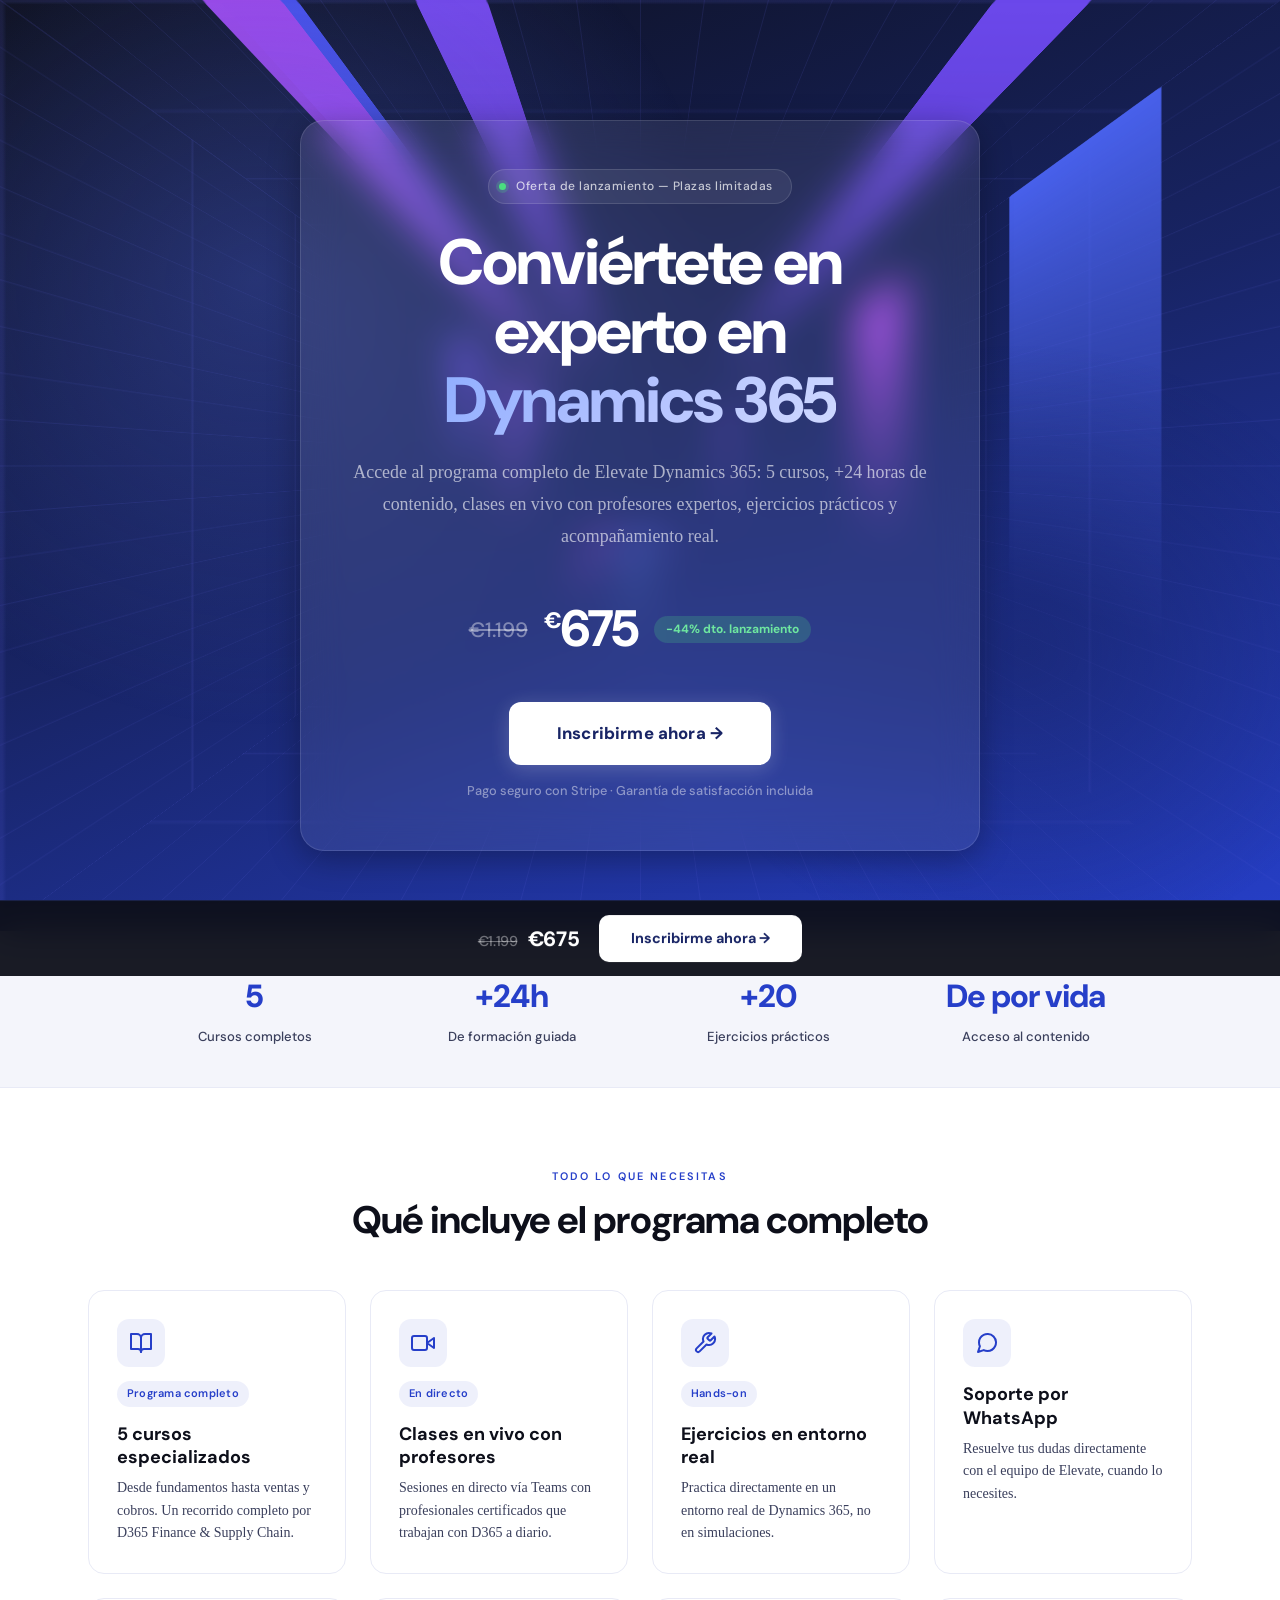
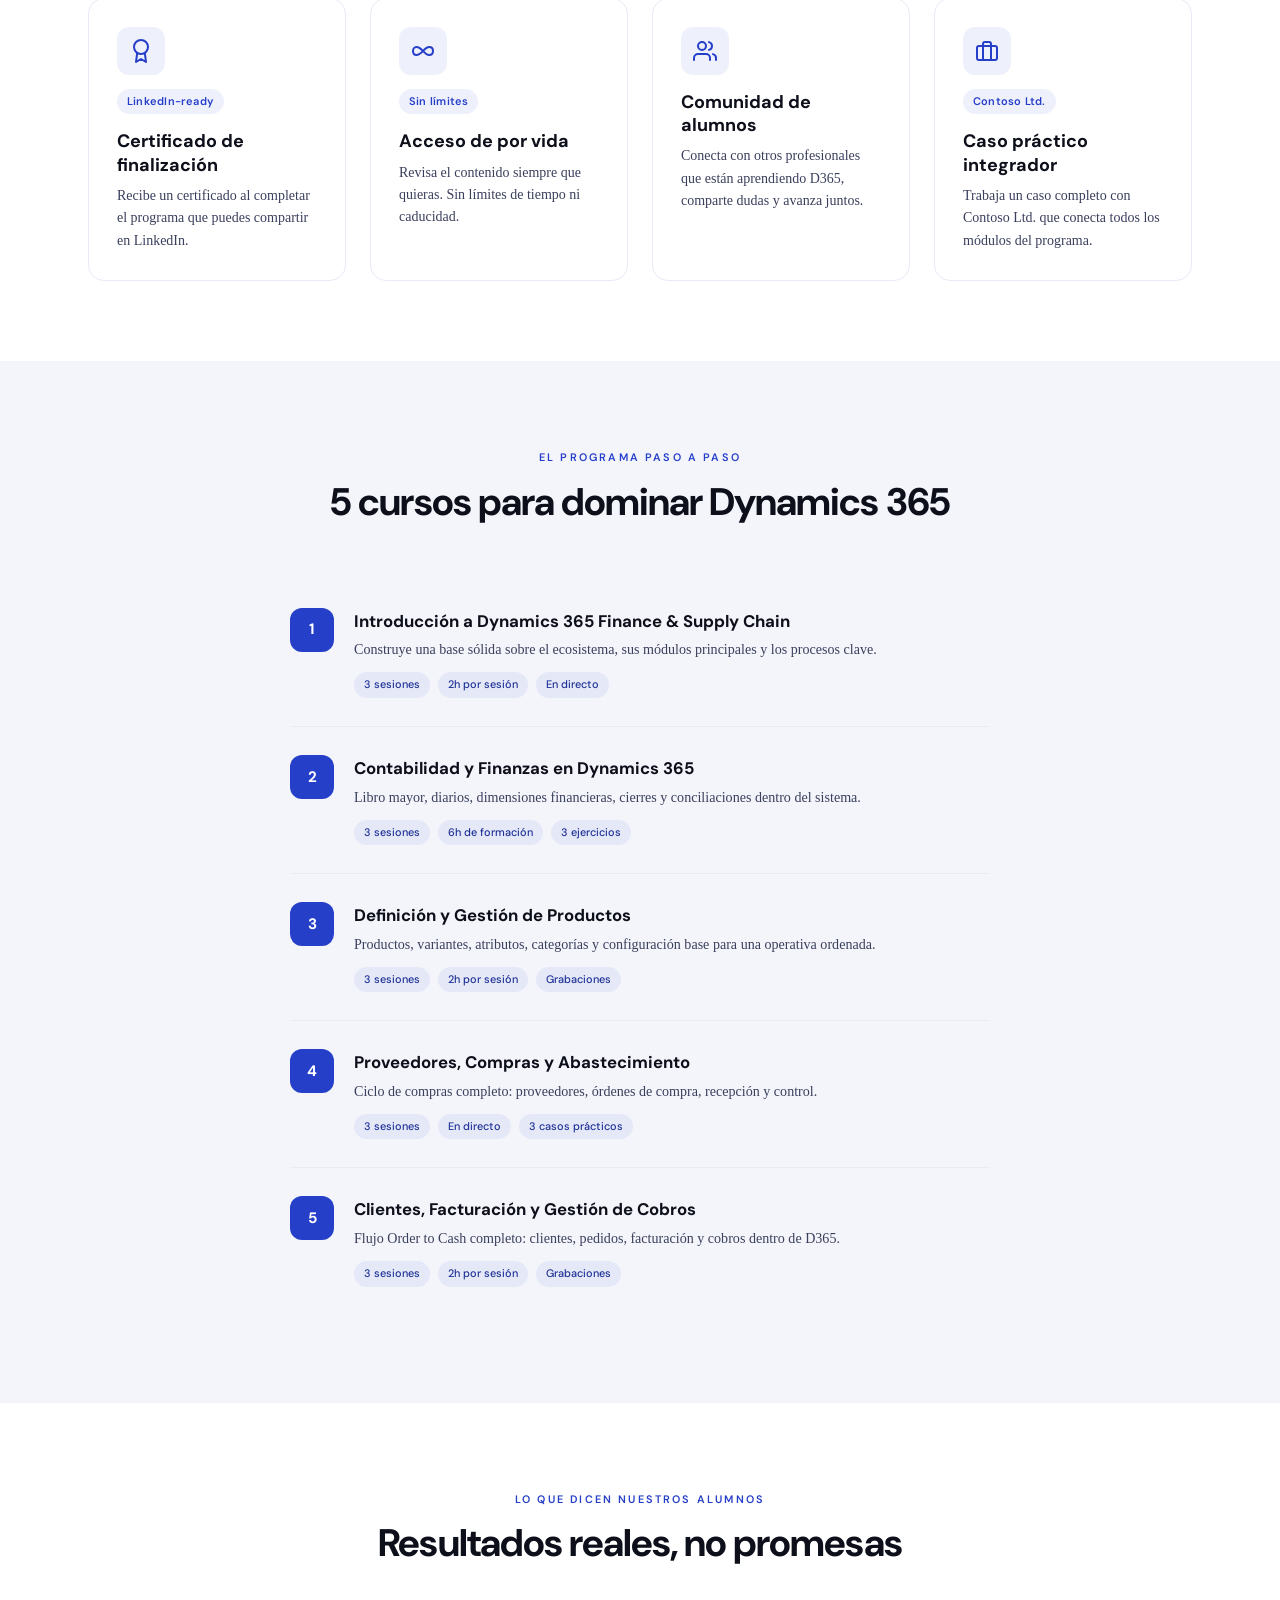
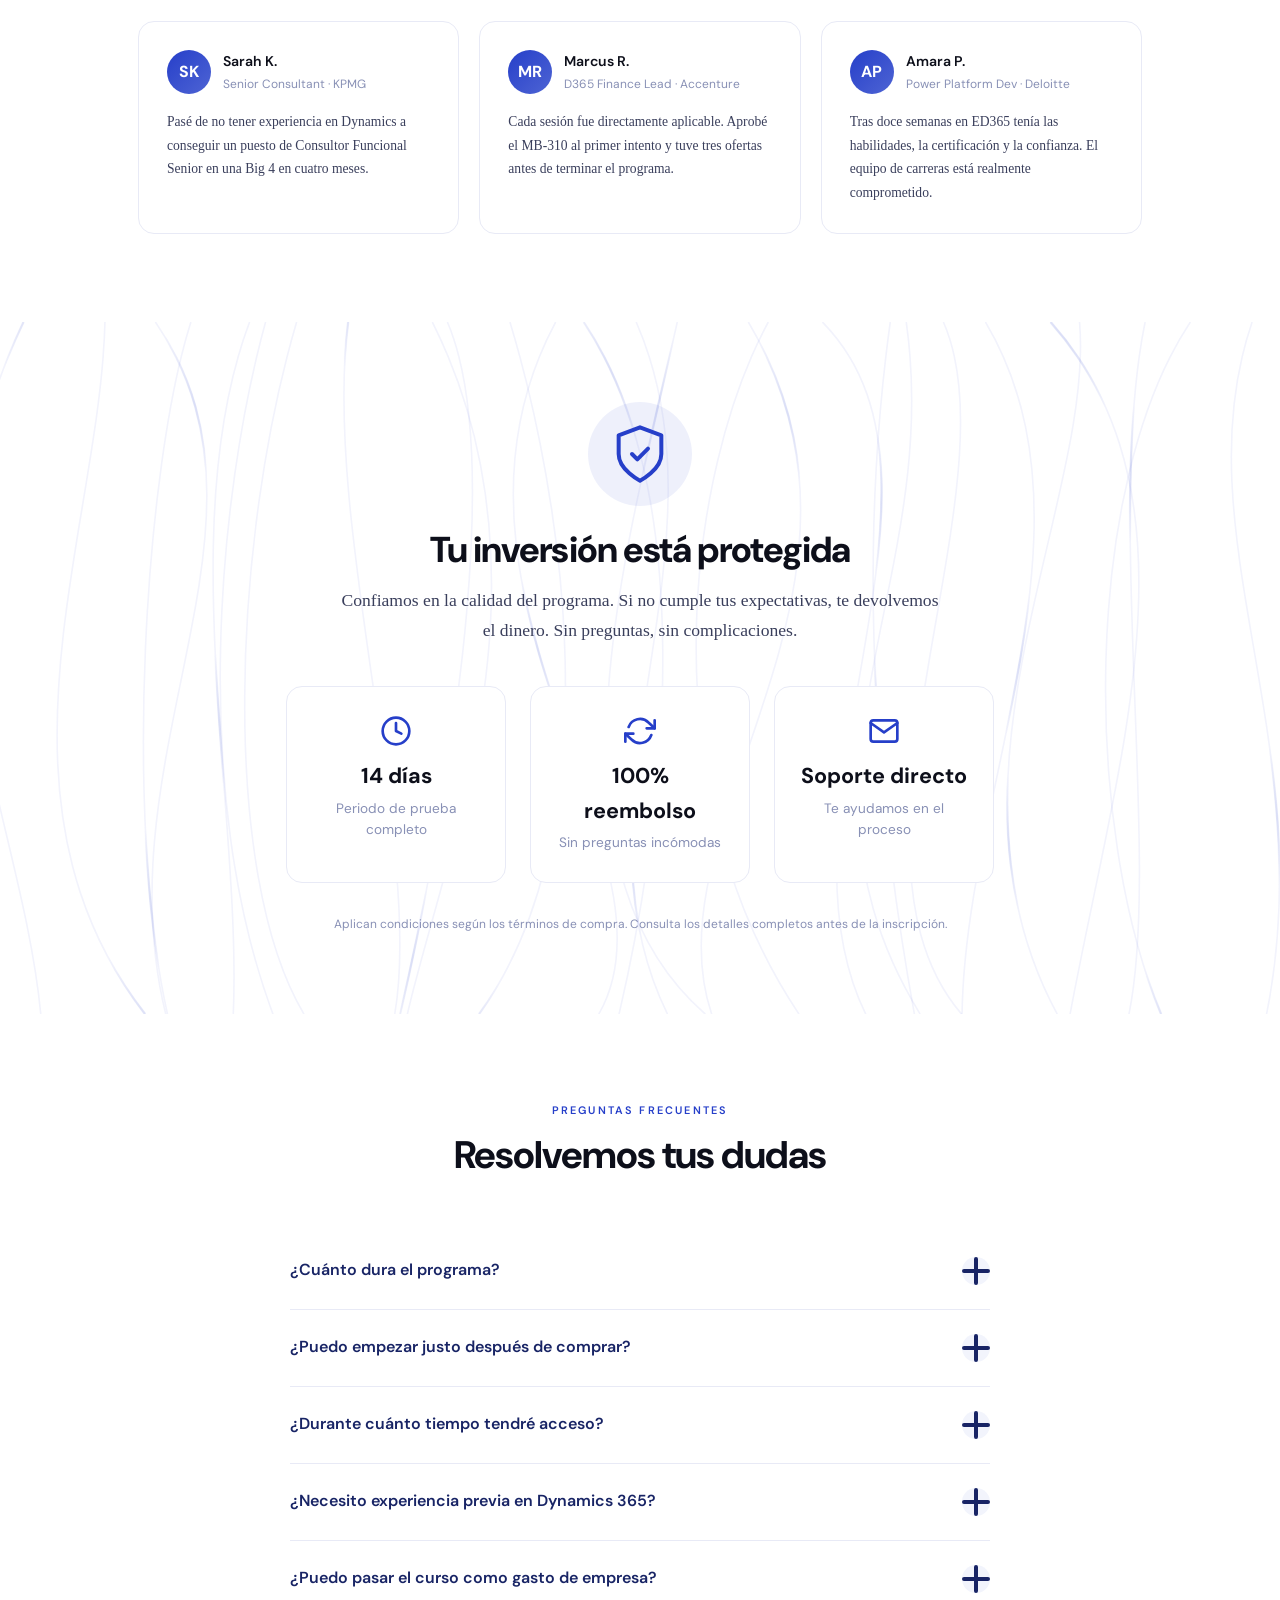
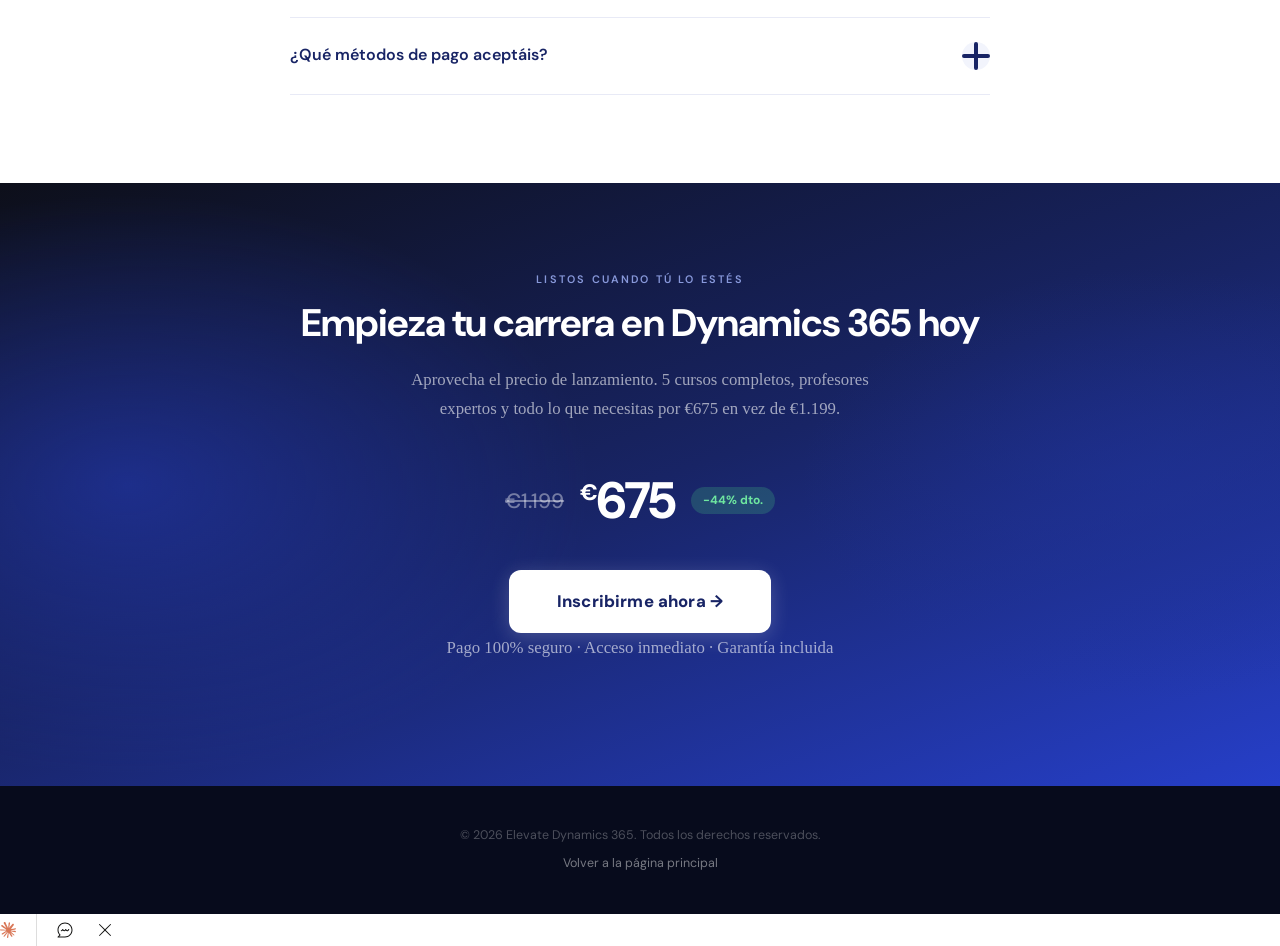
<file: curso-completo.html>
<html lang="es"><head>
    <meta charset="UTF-8">
    <meta name="viewport" content="width=device-width, initial-scale=1.0">
    <title>Curso de Microsoft Dynamics 365 Completo | Elevate D365 — Inscripción</title>
    <meta name="description" content="Curso de Microsoft Dynamics 365 Finance & Supply Chain: 5 módulos completos por €675. +24h de formación práctica con consultores certificados, ejercicios en entorno real y acceso de por vida.">
    <link rel="canonical" href="https://elevated365.club/curso-completo.html">
    <meta property="og:title" content="Curso de Microsoft Dynamics 365 Completo | Elevate D365">
    <meta property="og:description" content="Curso de Microsoft Dynamics 365: conviértete en experto con la única escuela 100% especializada. 5 módulos, casos prácticos reales, y acceso de por vida por €675.">
    <meta property="og:type" content="website">
    <meta property="og:url" content="https://elevated365.club/curso-completo.html">
    <meta property="og:image" content="https://elevated365.club/brand_assets/logo_black-elevate.png">
    <meta property="og:locale" content="es_ES">
    <meta name="twitter:card" content="summary_large_image">
    <meta name="twitter:title" content="Curso de Microsoft Dynamics 365 Completo | Elevate D365">
    <meta name="twitter:description" content="Curso de Microsoft Dynamics 365: 5 módulos, +24h de formación práctica. Inscríbete por €675.">
    <meta name="twitter:image" content="https://elevated365.club/brand_assets/logo_black-elevate.png">
    <link rel="icon" type="image/png" sizes="32x32" href="/brand_assets/favicon-32x32.png">
    <link rel="icon" type="image/png" sizes="16x16" href="/brand_assets/favicon-16x16.png">
    <link rel="apple-touch-icon" sizes="180x180" href="/brand_assets/apple-touch-icon.png">
    <link rel="preconnect" href="https://fonts.googleapis.com">
    <link href="https://fonts.googleapis.com/css2?family=DM+Sans:ital,opsz,wght@0,9..40,300;0,9..40,400;0,9..40,500;0,9..40,600;0,9..40,700;0,9..40,800;1,9..40,400&amp;display=swap" rel="stylesheet">
    <style>
        :root {
            --primary: #263FC9;
            --primary-dark: #182465;
            --primary-mid: #1F3297;
            --primary-light: #4E64D4;
            --white: #ffffff;
            --off-white: #F4F5FB;
            --gray-100: #E8EAF6;
            --gray-400: #8890B5;
            --gray-700: #3A3F5C;
            --black: #0D0F1A;
            --font-brand: 'DM Sans', system-ui, sans-serif;
            --font-body: 'Georgia', 'Times New Roman', serif;
            --shadow-sm: 0 1px 2px rgba(38,63,201,.04), 0 2px 6px rgba(38,63,201,.05);
            --shadow-md: 0 1px 2px rgba(38,63,201,.04), 0 4px 12px rgba(38,63,201,.07), 0 12px 28px rgba(38,63,201,.07);
            --ease-spring: cubic-bezier(0.34,1.56,0.64,1);
            --ease-out: cubic-bezier(0.16,1,0.3,1);
        }
        *, *::before, *::after { box-sizing: border-box; margin: 0; padding: 0; }
        html { scroll-behavior: smooth; font-size: 16px; }
        body {
            font-family: var(--font-brand);
            background: var(--white);
            color: var(--black);
            line-height: 1.6;
            -webkit-font-smoothing: antialiased;
            overflow-x: hidden;
        }
        img { display: block; max-width: 100%; }
        a { text-decoration: none; color: inherit; }
        .container { max-width: 1100px; margin: 0 auto; padding: 0 48px; }

        /* ── HERO ── */
        .hero {
            position: relative;
            min-height: 70vh;
            display: flex;
            align-items: center;
            justify-content: center;
            text-align: center;
            overflow: hidden;
            background: linear-gradient(160deg, #0D0F1A 0%, #182465 50%, #263FC9 100%);
            padding: 120px 48px 80px;
        }
        .hero::before {
            content: '';
            position: absolute;
            inset: 0;
            background:
                radial-gradient(ellipse 60% 80% at 20% 30%, rgba(78,100,212,.35) 0%, transparent 60%),
                radial-gradient(ellipse 50% 60% at 80% 70%, rgba(24,36,101,.5) 0%, transparent 55%);
            pointer-events: none;
            z-index: 1;
        }
        .hero-content { position: relative; z-index: 2; max-width: 780px; }
        .hero-content-panel {
            background: rgba(255, 255, 255, 0.08);
            backdrop-filter: blur(20px);
            -webkit-backdrop-filter: blur(20px);
            border: 1px solid rgba(255, 255, 255, 0.12);
            border-radius: 24px;
            box-shadow: 0 8px 32px rgba(0, 0, 0, 0.3);
            padding: 48px 40px;
            max-width: 680px;
            margin: 0 auto;
        }
        .hero-badge {
            display: inline-flex;
            align-items: center;
            gap: 10px;
            padding: 7px 18px 7px 10px;
            border-radius: 100px;
            background: rgba(255,255,255,.07);
            border: 1px solid rgba(255,255,255,.12);
            margin-bottom: 24px;
        }
        .badge-dot {
            width: 7px; height: 7px; border-radius: 50%;
            background: #4ade80;
            box-shadow: 0 0 0 3px rgba(74,222,128,.22);
            animation: blink 2.5s ease-in-out infinite;
        }
        @keyframes blink {
            0%,100% { box-shadow: 0 0 0 3px rgba(74,222,128,.22); }
            50% { box-shadow: 0 0 0 7px rgba(74,222,128,.08); }
        }
        .badge-text {
            font-size: .75rem; font-weight: 500;
            letter-spacing: .04em; color: rgba(255,255,255,.72);
        }
        .hero h1 {
            font-size: clamp(2.4rem, 5vw, 4rem);
            font-weight: 800; line-height: 1.08;
            letter-spacing: -.03em; color: var(--white);
            margin-bottom: 20px;
        }
        .hero h1 em {
            font-style: normal;
            background: linear-gradient(130deg, #8FAEFF 0%, #b3c2ff 50%, #d0d9ff 100%);
            -webkit-background-clip: text;
            -webkit-text-fill-color: transparent;
        }
        .hero-sub {
            font-family: var(--font-body);
            font-size: clamp(1rem, 1.4vw, 1.15rem);
            line-height: 1.8;
            color: rgba(255,255,255,.62);
            max-width: 580px;
            margin: 0 auto 36px;
        }
        .hero-price {
            display: flex;
            align-items: center;
            justify-content: center;
            gap: 16px;
            margin-bottom: 32px;
            flex-wrap: wrap;
        }
        .price-current {
            font-size: 3.2rem; font-weight: 800;
            color: var(--white); letter-spacing: -.04em;
        }
        .price-current sup { font-size: 1.4rem; vertical-align: super; }
        .price-old {
            font-size: 1.3rem; font-weight: 500;
            color: rgba(255,255,255,.4);
            text-decoration: line-through;
        }
        .price-badge {
            background: rgba(74,222,128,.2);
            color: #6ee7a0;
            font-size: .75rem; font-weight: 700;
            padding: 4px 12px; border-radius: 100px;
        }
        .hero-cta {
            display: inline-flex;
            align-items: center;
            gap: 10px;
            padding: 18px 48px;
            border-radius: 12px;
            background: var(--white);
            color: var(--primary-dark);
            font-size: 1.05rem;
            font-weight: 800;
            letter-spacing: .01em;
            box-shadow: 0 4px 20px rgba(255,255,255,.2);
            transition: transform .2s var(--ease-spring), box-shadow .2s ease;
        }
        .hero-cta:hover {
            transform: translateY(-3px);
            box-shadow: 0 8px 32px rgba(255,255,255,.3);
        }
        .hero-guarantee {
            margin-top: 16px;
            font-size: .8rem; font-weight: 500;
            color: rgba(255,255,255,.45);
        }

        /* ── WARP BACKGROUND ── */
        .warp-bg {
            --perspective: 150px;
            --grid-color: rgba(99, 102, 241, 0.12);
            --beam-size: 5%;
            pointer-events: none;
            position: absolute;
            left: 0; top: 0;
            width: 100%; height: 100%;
            overflow: hidden;
            clip-path: inset(0);
            container-type: size;
            perspective: var(--perspective);
            transform-style: preserve-3d;
            z-index: 0;
        }
        .warp-side {
            position: absolute;
            width: 100%; height: 100%;
            transform-origin: center center;
            background-image:
                linear-gradient(var(--grid-color) 1px, transparent 1px),
                linear-gradient(90deg, var(--grid-color) 1px, transparent 1px);
            background-size: var(--beam-size) var(--beam-size);
            overflow: hidden;
        }
        /* Top side */
        .warp-side--top {
            transform-origin: 50% 0%;
            transform: rotateX(-90deg);
        }
        /* Bottom side */
        .warp-side--bottom {
            transform-origin: 50% 100%;
            transform: rotateX(90deg);
        }
        /* Left side */
        .warp-side--left {
            transform-origin: 0% 50%;
            transform: rotateY(90deg);
        }
        /* Right side */
        .warp-side--right {
            transform-origin: 100% 50%;
            transform: rotateY(-90deg);
        }
        .warp-beam {
            position: absolute;
            will-change: transform;
            border-radius: 2px;
        }
        /* Beams on top/bottom sides move vertically */
        .warp-side--top .warp-beam,
        .warp-side--bottom .warp-beam {
            top: 0;
            animation: warp-beam-y var(--duration) var(--delay) linear infinite;
        }
        /* Beams on left/right sides move vertically too (within rotated plane) */
        .warp-side--left .warp-beam,
        .warp-side--right .warp-beam {
            top: 0;
            animation: warp-beam-y var(--duration) var(--delay) linear infinite;
        }
        @keyframes warp-beam-y {
            0% { transform: translateY(100cqmax) translateX(-50%); }
            100% { transform: translateY(-100%) translateX(-50%); }
        }

        /* ── SECTION BASE ── */
        .section { padding: 88px 0; }
        .section-alt { background: var(--off-white); }
        .section-dark { background: #070b1c; }
        .lbl {
            font-size: .68rem; font-weight: 600;
            text-transform: uppercase; letter-spacing: .2em;
            color: var(--primary); margin-bottom: 14px;
        }
        h2 {
            font-size: clamp(1.6rem, 3vw, 2.5rem);
            font-weight: 700; line-height: 1.12;
            letter-spacing: -.025em; color: var(--black);
            margin-bottom: 16px;
        }

        /* ── STATS BAR ── */
        .stats-bar {
            background: var(--off-white);
            border-bottom: 1px solid var(--gray-100);
            padding: 40px 0;
        }
        .stats-row {
            display: grid;
            grid-template-columns: repeat(4, 1fr);
            gap: 24px;
            text-align: center;
        }
        .stat-num {
            font-size: 2rem; font-weight: 800;
            color: var(--primary); letter-spacing: -.03em;
        }
        .stat-txt {
            font-size: .82rem; font-weight: 500;
            color: var(--gray-700); margin-top: 4px;
        }

        /* ── INCLUDES SECTION ── */
        .includes-section {
            background: var(--white);
            padding: 80px 0;
        }
        .includes-header {
            text-align: center;
            margin-bottom: 48px;
        }
        .includes-grid {
            display: grid;
            grid-template-columns: repeat(4, 1fr);
            gap: 24px;
            max-width: 1200px;
            margin: 0 auto;
            padding: 0 48px;
        }
        .cta-card {
            background: var(--white);
            border: 1px solid var(--gray-100);
            border-radius: 16px;
            padding: 28px;
            transition: border-color .3s ease, box-shadow .3s ease, transform .3s var(--ease-spring);
            opacity: 0;
            transform: translateY(30px);
        }
        .cta-card.visible {
            opacity: 1;
            transform: translateY(0);
            transition: border-color .3s ease, box-shadow .3s ease, transform .3s var(--ease-spring), opacity .5s ease-out;
        }
        .cta-card:hover {
            border-color: rgba(38, 63, 201, 0.25);
            box-shadow: var(--shadow-md);
            transform: translateY(-3px);
        }
        .cta-card__icon {
            width: 48px; height: 48px;
            border-radius: 12px;
            background: rgba(38, 63, 201, 0.08);
            display: flex; align-items: center; justify-content: center;
            color: var(--primary);
        }
        .cta-card__icon svg {
            width: 24px; height: 24px;
        }
        .cta-card__badge {
            display: inline-block;
            margin-top: 14px;
            font-size: 11px;
            font-weight: 600;
            padding: 4px 10px;
            border-radius: 20px;
            background: rgba(38, 63, 201, 0.08);
            color: var(--primary);
            letter-spacing: .02em;
        }
        .cta-card__title {
            font-size: 18px;
            font-weight: 700;
            color: var(--black);
            margin-top: 16px;
            line-height: 1.3;
        }
        .cta-card__desc {
            font-family: var(--font-body);
            font-size: 14px;
            line-height: 1.6;
            color: var(--gray-700);
            margin-top: 8px;
        }

        /* ── CURRICULUM ── */
        .curriculum-list {
            max-width: 700px;
            margin: 0 auto;
        }
        .cur-item {
            display: flex;
            align-items: flex-start;
            gap: 20px;
            padding: 28px 0;
            border-bottom: 1px solid var(--gray-100);
        }
        .cur-num {
            width: 44px; height: 44px;
            border-radius: 12px; flex-shrink: 0;
            background: var(--primary);
            color: var(--white);
            font-size: .95rem; font-weight: 700;
            display: flex; align-items: center; justify-content: center;
        }
        .cur-title {
            font-size: 1.05rem; font-weight: 700;
            color: var(--black); margin-bottom: 4px;
        }
        .cur-desc {
            font-family: var(--font-body);
            font-size: .88rem; color: var(--gray-700);
            line-height: 1.7;
        }
        .cur-chips {
            display: flex; gap: 8px;
            flex-wrap: wrap; margin-top: 10px;
        }
        .cur-chip {
            font-size: .68rem; font-weight: 500;
            padding: 4px 10px; border-radius: 100px;
            background: rgba(38,63,201,.07);
            color: var(--primary-mid);
        }

        /* ── TESTIMONIALS ── */
        .test-grid {
            display: grid;
            grid-template-columns: repeat(3, 1fr);
            gap: 20px;
        }
        .test-card {
            padding: 28px;
            border-radius: 16px;
            border: 1px solid var(--gray-100);
            background: var(--white);
        }
        .test-top {
            display: flex; align-items: center;
            gap: 12px; margin-bottom: 16px;
        }
        .test-avatar {
            width: 44px; height: 44px;
            border-radius: 50%;
            flex-shrink: 0;
            background: linear-gradient(135deg, var(--primary), var(--primary-light));
            color: var(--white);
            font-size: 1rem; font-weight: 700;
            display: flex; align-items: center; justify-content: center;
        }
        .test-name { font-size: .88rem; font-weight: 600; color: var(--black); }
        .test-role { font-size: .75rem; color: var(--gray-400); margin-top: 2px; }
        .test-text {
            font-family: var(--font-body);
            font-size: .85rem; color: var(--gray-700);
            line-height: 1.75;
        }

        /* ── GUARANTEE ── */
        .guarantee-section {
            background: var(--white);
            padding: 80px 24px;
            position: relative;
            overflow: hidden;
        }
        .guarantee-beams {
            position: absolute;
            inset: 0;
            z-index: 0;
            width: 100%;
            height: 100%;
        }
        @media (prefers-reduced-motion: reduce) {
            .guarantee-beams { display: none; }
        }
        .guarantee-inner {
            position: relative;
            z-index: 1;
            max-width: 800px;
            margin: 0 auto;
            text-align: center;
        }
        .guarantee-shield {
            display: inline-flex;
            align-items: center;
            justify-content: center;
            width: 104px; height: 104px;
            border-radius: 50%;
            background: rgba(38, 63, 201, 0.08);
            margin-bottom: 24px;
            color: var(--primary);
            opacity: 0;
            transform: scale(0.5);
            transition: opacity .6s ease-out, transform .6s ease-out;
        }
        .guarantee-shield.visible {
            opacity: 1;
            transform: scale(1);
        }
        .guarantee-shield svg { width: 64px; height: 64px; }
        .guarantee-title {
            font-size: clamp(1.75rem, 4vw, 2.25rem);
            font-weight: 800;
            color: var(--black);
            margin-bottom: 16px;
            opacity: 0;
            transform: translateY(24px);
            transition: opacity .6s ease-out, transform .6s ease-out;
        }
        .guarantee-title.visible { opacity: 1; transform: translateY(0); }
        .guarantee-sub {
            font-family: var(--font-body);
            font-size: 1.1rem;
            line-height: 1.7;
            color: var(--gray-700);
            max-width: 600px;
            margin: 0 auto 40px;
            opacity: 0;
            transform: translateY(24px);
            transition: opacity .6s ease-out .1s, transform .6s ease-out .1s;
        }
        .guarantee-sub.visible { opacity: 1; transform: translateY(0); }
        .guarantee-cards {
            display: flex;
            gap: 24px;
            justify-content: center;
        }
        .guarantee-point {
            background: var(--white);
            border: 1px solid var(--gray-100);
            border-radius: 16px;
            padding: 28px 24px;
            flex: 1;
            max-width: 220px;
            text-align: center;
            transition: border-color .3s ease;
            opacity: 0;
            transform: translateY(24px);
        }
        .guarantee-point.visible {
            opacity: 1;
            transform: translateY(0);
            transition: border-color .3s ease, opacity .5s ease-out, transform .5s ease-out;
        }
        .guarantee-point:hover { border-color: rgba(38, 63, 201, 0.25); box-shadow: var(--shadow-md); }
        .guarantee-point__icon {
            color: var(--primary);
            margin-bottom: 12px;
        }
        .guarantee-point__icon svg { width: 32px; height: 32px; }
        .guarantee-point__big {
            font-size: 1.35rem;
            font-weight: 700;
            color: var(--black);
            margin-bottom: 4px;
        }
        .guarantee-point__desc {
            font-size: .85rem;
            color: var(--gray-400);
        }
        .guarantee-legal {
            font-size: .75rem;
            color: var(--gray-400);
            margin-top: 32px;
        }

        /* ── FAQ ── */
        .faq-list { max-width: 700px; margin: 0 auto; }
        .faq-item { border-bottom: 1px solid var(--gray-100); }
        .faq-q {
            display: flex; align-items: center;
            justify-content: space-between; gap: 16px;
            width: 100%; padding: 24px 0;
            border: none; background: none; cursor: pointer;
            font-family: var(--font-brand);
            font-size: 1rem; font-weight: 600;
            color: var(--primary-dark);
            text-align: left; line-height: 1.4;
            transition: color .2s ease;
        }
        .faq-q:hover { color: var(--primary); }
        .faq-icon {
            flex-shrink: 0; width: 28px; height: 28px;
            border-radius: 50%;
            background: rgba(38,63,201,.06);
            display: flex; align-items: center; justify-content: center;
            transition: transform .3s var(--ease-spring), background .2s ease;
        }
        .faq-item.open .faq-icon { transform: rotate(45deg); background: rgba(38,63,201,.12); }
        .faq-a {
            max-height: 0; overflow: hidden;
            transition: max-height .4s var(--ease-out), opacity .3s ease;
            opacity: 0;
        }
        .faq-item.open .faq-a { opacity: 1; }
        .faq-a-inner {
            padding: 0 0 24px 0;
            font-family: var(--font-body);
            font-size: .9rem; color: var(--gray-700);
            line-height: 1.75;
        }

        /* ── CTA FINAL ── */
        .cta-final {
            position: relative;
            overflow: hidden;
            background: linear-gradient(160deg, #0D0F1A 0%, #182465 50%, #263FC9 100%);
            padding: 88px 0;
            text-align: center;
        }
        .cta-final::before {
            content: '';
            position: absolute; inset: 0;
            background:
                radial-gradient(ellipse 60% 80% at 10% 50%, rgba(38,63,201,.5) 0%, transparent 60%),
                radial-gradient(ellipse 50% 65% at 90% 50%, rgba(31,50,151,.55) 0%, transparent 55%);
            pointer-events: none;
        }
        .cta-final .cta-inner { position: relative; z-index: 1; }
        .cta-final .lbl { color: rgba(165,184,255,.8); }
        .cta-final h2 { color: var(--white); margin-bottom: 20px; }
        .cta-final p {
            font-family: var(--font-body);
            font-size: 1.05rem; line-height: 1.75;
            color: rgba(255,255,255,.6);
            max-width: 500px; margin: 0 auto 36px;
        }

        /* ── FOOTER ── */
        .footer {
            background: #070b1c;
            padding: 40px 0;
            text-align: center;
        }
        .footer p {
            font-size: .78rem;
            color: rgba(255,255,255,.28);
        }
        .footer a {
            color: rgba(255,255,255,.45);
            transition: color .15s ease;
        }
        .footer a:hover { color: var(--white); }

        /* ── STICKY BOTTOM BAR ── */
        .sticky-bar {
            position: fixed;
            bottom: 0; left: 0; right: 0;
            z-index: 100;
            background: rgba(13,15,26,.95);
            backdrop-filter: blur(16px);
            border-top: 1px solid rgba(78,100,212,.2);
            padding: 14px 24px;
            display: flex;
            align-items: center;
            justify-content: center;
            gap: 20px;
            transform: translateY(100%);
            transition: transform .4s var(--ease-out);
        }
        .sticky-bar.visible { transform: translateY(0); }
        .sticky-price {
            font-size: 1.3rem; font-weight: 800;
            color: var(--white); letter-spacing: -.02em;
        }
        .sticky-price .old {
            font-size: .9rem; font-weight: 500;
            color: rgba(255,255,255,.4);
            text-decoration: line-through;
            margin-right: 6px;
        }
        .sticky-cta {
            display: inline-flex;
            align-items: center; gap: 8px;
            padding: 12px 32px; border-radius: 10px;
            background: var(--white); color: var(--primary-dark);
            font-size: .9rem; font-weight: 700;
            transition: transform .2s var(--ease-spring), box-shadow .2s ease;
        }
        .sticky-cta:hover {
            transform: translateY(-2px);
            box-shadow: 0 8px 24px rgba(255,255,255,.2);
        }

        /* ── RESPONSIVE ── */
        @media (max-width: 1024px) {
            .includes-grid { grid-template-columns: repeat(2, 1fr); }
        }
        @media (max-width: 768px) {
            .container { padding: 0 24px; }
            .hero { padding: 100px 24px 60px; }
            .stats-row { grid-template-columns: repeat(2, 1fr); }
            .test-grid { grid-template-columns: 1fr; }
            .section { padding: 64px 0; }
            .guarantee-cards { flex-direction: column; align-items: center; }
            .guarantee-point { max-width: 100%; width: 100%; }
            .hero-content-panel { padding: 32px 24px; margin: 0 16px; border-radius: 16px; }
        }
        @media (max-width: 640px) {
            .includes-grid { grid-template-columns: 1fr; padding: 0 24px; }
            .includes-section { padding: 64px 0; }
        }
    </style>
</head>
<body>

<!-- ══════════ HERO ══════════ -->
<section class="hero">
    <div class="warp-bg" id="warpBg"></div>
    <div class="hero-content">
        <div class="hero-content-panel">
            <div class="hero-badge">
                <div class="badge-dot"></div>
                <span class="badge-text">Oferta de lanzamiento — Plazas limitadas</span>
            </div>
            <h1>Conviértete en experto en<br><em>Dynamics 365</em></h1>
            <p class="hero-sub">
                Accede al programa completo de Elevate Dynamics 365: 5 cursos, +24 horas de contenido,
                clases en vivo con profesores expertos, ejercicios prácticos y acompañamiento real.
            </p>
            <div class="hero-price">
                <span class="price-old">€1.199</span>
                <span class="price-current"><sup>€</sup>675</span>
                <span class="price-badge">-44% dto. lanzamiento</span>
            </div>
            <a href="https://buy.stripe.com/test_dRmcN49oR6dx91m3eOfMA00" class="hero-cta">
                Inscribirme ahora →
            </a>
            <p class="hero-guarantee">Pago seguro con Stripe · Garantía de satisfacción incluida</p>
        </div>
    </div>
</section>

<script>
(function() {
    const config = {
        beamsPerSide: 4,
        beamSize: 5,
        perspective: 150,
        beamDuration: 4,
        beamDelayMax: 3,
        beamDelayMin: 0,
        gridColor: 'rgba(99, 102, 241, 0.12)',
        hueMin: 220,
        hueMax: 280
    };

    const container = document.getElementById('warpBg');
    if (!container) return;

    container.style.setProperty('--perspective', config.perspective + 'px');
    container.style.setProperty('--grid-color', config.gridColor);
    container.style.setProperty('--beam-size', config.beamSize + '%');

    const sides = ['top', 'bottom', 'left', 'right'];

    sides.forEach(function(side) {
        var sideEl = document.createElement('div');
        sideEl.className = 'warp-side warp-side--' + side;

        for (var i = 0; i < config.beamsPerSide; i++) {
            var beam = document.createElement('div');
            beam.className = 'warp-beam';

            var hue = Math.floor(Math.random() * (config.hueMax - config.hueMin)) + config.hueMin;
            var ar = Math.floor(Math.random() * 10) + 1;
            var delay = (Math.random() * (config.beamDelayMax - config.beamDelayMin) + config.beamDelayMin).toFixed(2);
            var duration = (config.beamDuration + Math.random() * 2).toFixed(2);
            var pos = (Math.random() * 90 + 5).toFixed(1);
            var width = (config.beamSize + Math.random() * 3).toFixed(1);

            beam.style.cssText =
                'left:' + pos + '%;' +
                'width:' + width + '%;' +
                'aspect-ratio:1/' + ar + ';' +
                'background:linear-gradient(hsl(' + hue + ' 80% 60%),transparent);' +
                '--delay:' + delay + 's;' +
                '--duration:' + duration + 's;';

            sideEl.appendChild(beam);
        }

        container.appendChild(sideEl);
    });
})();
</script>

<!-- ══════════ STATS BAR ══════════ -->
<div class="stats-bar">
    <div class="container">
        <div class="stats-row">
            <div>
                <div class="stat-num">5</div>
                <div class="stat-txt">Cursos completos</div>
            </div>
            <div>
                <div class="stat-num">+24h</div>
                <div class="stat-txt">De formación guiada</div>
            </div>
            <div>
                <div class="stat-num">+20</div>
                <div class="stat-txt">Ejercicios prácticos</div>
            </div>
            <div>
                <div class="stat-num">De por vida</div>
                <div class="stat-txt">Acceso al contenido</div>
            </div>
        </div>
    </div>
</div>

<!-- ══════════ QUE INCLUYE ══════════ -->
<section class="includes-section" id="includesSection">
    <div class="includes-header">
        <div class="lbl">Todo lo que necesitas</div>
        <h2>Qué incluye el programa completo</h2>
    </div>
    <div class="includes-grid">
        <!-- 1 — Cursos -->
        <div class="cta-card">
            <div class="cta-card__icon">
                <svg viewBox="0 0 24 24" fill="none" stroke="currentColor" stroke-width="2" stroke-linecap="round" stroke-linejoin="round"><path d="M2 3h6a4 4 0 0 1 4 4v14a3 3 0 0 0-3-3H2z"/><path d="M22 3h-6a4 4 0 0 0-4 4v14a3 3 0 0 1 3-3h7z"/></svg>
            </div>
            <span class="cta-card__badge">Programa completo</span>
            <div class="cta-card__title">5 cursos especializados</div>
            <p class="cta-card__desc">Desde fundamentos hasta ventas y cobros. Un recorrido completo por D365 Finance &amp; Supply Chain.</p>
        </div>
        <!-- 2 — Clases en vivo -->
        <div class="cta-card">
            <div class="cta-card__icon">
                <svg viewBox="0 0 24 24" fill="none" stroke="currentColor" stroke-width="2" stroke-linecap="round" stroke-linejoin="round"><polygon points="23 7 16 12 23 17 23 7"/><rect x="1" y="5" width="15" height="14" rx="2" ry="2"/></svg>
            </div>
            <span class="cta-card__badge">En directo</span>
            <div class="cta-card__title">Clases en vivo con profesores</div>
            <p class="cta-card__desc">Sesiones en directo vía Teams con profesionales certificados que trabajan con D365 a diario.</p>
        </div>
        <!-- 3 — Ejercicios -->
        <div class="cta-card">
            <div class="cta-card__icon">
                <svg viewBox="0 0 24 24" fill="none" stroke="currentColor" stroke-width="2" stroke-linecap="round" stroke-linejoin="round"><path d="M14.7 6.3a1 1 0 0 0 0 1.4l1.6 1.6a1 1 0 0 0 1.4 0l3.77-3.77a6 6 0 0 1-7.94 7.94l-6.91 6.91a2.12 2.12 0 0 1-3-3l6.91-6.91a6 6 0 0 1 7.94-7.94l-3.76 3.76z"/></svg>
            </div>
            <span class="cta-card__badge">Hands-on</span>
            <div class="cta-card__title">Ejercicios en entorno real</div>
            <p class="cta-card__desc">Practica directamente en un entorno real de Dynamics 365, no en simulaciones.</p>
        </div>
        <!-- 4 — Soporte -->
        <div class="cta-card">
            <div class="cta-card__icon">
                <svg viewBox="0 0 24 24" fill="none" stroke="currentColor" stroke-width="2" stroke-linecap="round" stroke-linejoin="round"><path d="M21 11.5a8.38 8.38 0 0 1-.9 3.8 8.5 8.5 0 0 1-7.6 4.7 8.38 8.38 0 0 1-3.8-.9L3 21l1.9-5.7a8.38 8.38 0 0 1-.9-3.8 8.5 8.5 0 0 1 4.7-7.6 8.38 8.38 0 0 1 3.8-.9h.5a8.48 8.48 0 0 1 8 8v.5z"/></svg>
            </div>
            <div class="cta-card__title">Soporte por WhatsApp</div>
            <p class="cta-card__desc">Resuelve tus dudas directamente con el equipo de Elevate, cuando lo necesites.</p>
        </div>
        <!-- 5 — Certificado -->
        <div class="cta-card">
            <div class="cta-card__icon">
                <svg viewBox="0 0 24 24" fill="none" stroke="currentColor" stroke-width="2" stroke-linecap="round" stroke-linejoin="round"><circle cx="12" cy="8" r="7"/><polyline points="8.21 13.89 7 23 12 20 17 23 15.79 13.88"/></svg>
            </div>
            <span class="cta-card__badge">LinkedIn-ready</span>
            <div class="cta-card__title">Certificado de finalización</div>
            <p class="cta-card__desc">Recibe un certificado al completar el programa que puedes compartir en LinkedIn.</p>
        </div>
        <!-- 6 — Acceso -->
        <div class="cta-card">
            <div class="cta-card__icon">
                <svg viewBox="0 0 24 24" fill="none" stroke="currentColor" stroke-width="2" stroke-linecap="round" stroke-linejoin="round"><path d="M18.178 8c5.096 0 5.096 8 0 8-5.095 0-7.133-8-12.739-8-4.585 0-4.585 8 0 8 5.606 0 7.644-8 12.74-8z"/></svg>
            </div>
            <span class="cta-card__badge">Sin límites</span>
            <div class="cta-card__title">Acceso de por vida</div>
            <p class="cta-card__desc">Revisa el contenido siempre que quieras. Sin límites de tiempo ni caducidad.</p>
        </div>
        <!-- 7 — Comunidad -->
        <div class="cta-card">
            <div class="cta-card__icon">
                <svg viewBox="0 0 24 24" fill="none" stroke="currentColor" stroke-width="2" stroke-linecap="round" stroke-linejoin="round"><path d="M17 21v-2a4 4 0 0 0-4-4H5a4 4 0 0 0-4 4v2"/><circle cx="9" cy="7" r="4"/><path d="M23 21v-2a4 4 0 0 0-3-3.87"/><path d="M16 3.13a4 4 0 0 1 0 7.75"/></svg>
            </div>
            <div class="cta-card__title">Comunidad de alumnos</div>
            <p class="cta-card__desc">Conecta con otros profesionales que están aprendiendo D365, comparte dudas y avanza juntos.</p>
        </div>
        <!-- 8 — Caso práctico -->
        <div class="cta-card">
            <div class="cta-card__icon">
                <svg viewBox="0 0 24 24" fill="none" stroke="currentColor" stroke-width="2" stroke-linecap="round" stroke-linejoin="round"><rect x="2" y="7" width="20" height="14" rx="2" ry="2"/><path d="M16 21V5a2 2 0 0 0-2-2h-4a2 2 0 0 0-2 2v16"/></svg>
            </div>
            <span class="cta-card__badge">Contoso Ltd.</span>
            <div class="cta-card__title">Caso práctico integrador</div>
            <p class="cta-card__desc">Trabaja un caso completo con Contoso Ltd. que conecta todos los módulos del programa.</p>
        </div>
    </div>
</section>

<!-- ══════════ CURRICULUM ══════════ -->
<section class="section section-alt">
    <div class="container">
        <div style="text-align:center; margin-bottom:56px;">
            <div class="lbl">El programa paso a paso</div>
            <h2>5 cursos para dominar Dynamics 365</h2>
        </div>
        <div class="curriculum-list">
            <div class="cur-item">
                <div class="cur-num">1</div>
                <div>
                    <div class="cur-title">Introducción a Dynamics 365 Finance &amp; Supply Chain</div>
                    <div class="cur-desc">Construye una base sólida sobre el ecosistema, sus módulos principales y los procesos clave.</div>
                    <div class="cur-chips">
                        <span class="cur-chip">3 sesiones</span>
                        <span class="cur-chip">2h por sesión</span>
                        <span class="cur-chip">En directo</span>
                    </div>
                </div>
            </div>
            <div class="cur-item">
                <div class="cur-num">2</div>
                <div>
                    <div class="cur-title">Contabilidad y Finanzas en Dynamics 365</div>
                    <div class="cur-desc">Libro mayor, diarios, dimensiones financieras, cierres y conciliaciones dentro del sistema.</div>
                    <div class="cur-chips">
                        <span class="cur-chip">3 sesiones</span>
                        <span class="cur-chip">6h de formación</span>
                        <span class="cur-chip">3 ejercicios</span>
                    </div>
                </div>
            </div>
            <div class="cur-item">
                <div class="cur-num">3</div>
                <div>
                    <div class="cur-title">Definición y Gestión de Productos</div>
                    <div class="cur-desc">Productos, variantes, atributos, categorías y configuración base para una operativa ordenada.</div>
                    <div class="cur-chips">
                        <span class="cur-chip">3 sesiones</span>
                        <span class="cur-chip">2h por sesión</span>
                        <span class="cur-chip">Grabaciones</span>
                    </div>
                </div>
            </div>
            <div class="cur-item">
                <div class="cur-num">4</div>
                <div>
                    <div class="cur-title">Proveedores, Compras y Abastecimiento</div>
                    <div class="cur-desc">Ciclo de compras completo: proveedores, órdenes de compra, recepción y control.</div>
                    <div class="cur-chips">
                        <span class="cur-chip">3 sesiones</span>
                        <span class="cur-chip">En directo</span>
                        <span class="cur-chip">3 casos prácticos</span>
                    </div>
                </div>
            </div>
            <div class="cur-item" style="border-bottom:none;">
                <div class="cur-num">5</div>
                <div>
                    <div class="cur-title">Clientes, Facturación y Gestión de Cobros</div>
                    <div class="cur-desc">Flujo Order to Cash completo: clientes, pedidos, facturación y cobros dentro de D365.</div>
                    <div class="cur-chips">
                        <span class="cur-chip">3 sesiones</span>
                        <span class="cur-chip">2h por sesión</span>
                        <span class="cur-chip">Grabaciones</span>
                    </div>
                </div>
            </div>
        </div>
    </div>
</section>

<!-- ══════════ TESTIMONIALS ══════════ -->
<section class="section">
    <div class="container">
        <div style="text-align:center; margin-bottom:56px;">
            <div class="lbl">Lo que dicen nuestros alumnos</div>
            <h2>Resultados reales, no promesas</h2>
        </div>
        <div class="test-grid">
            <div class="test-card">
                <div class="test-top">
                    <div class="test-avatar">SK</div>
                    <div>
                        <div class="test-name">Sarah K.</div>
                        <div class="test-role">Senior Consultant · KPMG</div>
                    </div>
                </div>
                <p class="test-text">Pasé de no tener experiencia en Dynamics a conseguir un puesto de Consultor Funcional Senior en una Big 4 en cuatro meses.</p>
            </div>
            <div class="test-card">
                <div class="test-top">
                    <div class="test-avatar">MR</div>
                    <div>
                        <div class="test-name">Marcus R.</div>
                        <div class="test-role">D365 Finance Lead · Accenture</div>
                    </div>
                </div>
                <p class="test-text">Cada sesión fue directamente aplicable. Aprobé el MB-310 al primer intento y tuve tres ofertas antes de terminar el programa.</p>
            </div>
            <div class="test-card">
                <div class="test-top">
                    <div class="test-avatar">AP</div>
                    <div>
                        <div class="test-name">Amara P.</div>
                        <div class="test-role">Power Platform Dev · Deloitte</div>
                    </div>
                </div>
                <p class="test-text">Tras doce semanas en ED365 tenía las habilidades, la certificación y la confianza. El equipo de carreras está realmente comprometido.</p>
            </div>
        </div>
    </div>
</section>

<!-- ══════════ GUARANTEE ══════════ -->
<section class="guarantee-section" id="guaranteeSection">
    <svg class="guarantee-beams" id="guaranteeBeams" xmlns="http://www.w3.org/2000/svg" preserveAspectRatio="none"></svg>
    <div class="guarantee-inner">
        <div class="guarantee-shield" id="gShield">
            <svg viewBox="0 0 24 24" fill="none" stroke="currentColor" stroke-width="1.5" stroke-linecap="round" stroke-linejoin="round">
                <path d="M12 22s8-4 8-10V5l-8-3-8 3v7c0 6 8 10 8 10z"/>
                <path d="m9 12 2 2 4-4"/>
            </svg>
        </div>
        <h2 class="guarantee-title" id="gTitle">Tu inversión está protegida</h2>
        <p class="guarantee-sub" id="gSub">Confiamos en la calidad del programa. Si no cumple tus expectativas, te devolvemos el dinero. Sin preguntas, sin complicaciones.</p>
        <div class="guarantee-cards">
            <div class="guarantee-point" data-g-card>
                <div class="guarantee-point__icon">
                    <svg viewBox="0 0 24 24" fill="none" stroke="currentColor" stroke-width="2" stroke-linecap="round" stroke-linejoin="round"><circle cx="12" cy="12" r="10"/><polyline points="12 6 12 12 16 14"/></svg>
                </div>
                <div class="guarantee-point__big">14 días</div>
                <div class="guarantee-point__desc">Periodo de prueba completo</div>
            </div>
            <div class="guarantee-point" data-g-card>
                <div class="guarantee-point__icon">
                    <svg viewBox="0 0 24 24" fill="none" stroke="currentColor" stroke-width="2" stroke-linecap="round" stroke-linejoin="round"><polyline points="23 4 23 10 17 10"/><polyline points="1 20 1 14 7 14"/><path d="M3.51 9a9 9 0 0 1 14.85-3.36L23 10M1 14l4.64 4.36A9 9 0 0 0 20.49 15"/></svg>
                </div>
                <div class="guarantee-point__big">100% reembolso</div>
                <div class="guarantee-point__desc">Sin preguntas incómodas</div>
            </div>
            <div class="guarantee-point" data-g-card>
                <div class="guarantee-point__icon">
                    <svg viewBox="0 0 24 24" fill="none" stroke="currentColor" stroke-width="2" stroke-linecap="round" stroke-linejoin="round"><path d="M4 4h16c1.1 0 2 .9 2 2v12c0 1.1-.9 2-2 2H4c-1.1 0-2-.9-2-2V6c0-1.1.9-2 2-2z"/><polyline points="22,6 12,13 2,6"/></svg>
                </div>
                <div class="guarantee-point__big">Soporte directo</div>
                <div class="guarantee-point__desc">Te ayudamos en el proceso</div>
            </div>
        </div>
        <p class="guarantee-legal">Aplican condiciones según los términos de compra. Consulta los detalles completos antes de la inscripción.</p>
    </div>
</section>

<!-- ══════════ FAQ ══════════ -->
<section class="section">
    <div class="container">
        <div style="text-align:center; margin-bottom:56px;">
            <div class="lbl">Preguntas frecuentes</div>
            <h2>Resolvemos tus dudas</h2>
        </div>
        <div class="faq-list">
            <div class="faq-item">
                <button class="faq-q">¿Cuánto dura el programa?<span class="faq-icon"><svg viewBox="0 0 14 14" fill="none" stroke="currentColor" stroke-width="2" stroke-linecap="round"><path d="M7 1v12M1 7h12"></path></svg></span></button>
                <div class="faq-a"><div class="faq-a-inner">La duración recomendada es de 5 semanas, siguiendo un ritmo de 1 módulo por semana. Cada módulo incluye aproximadamente 1 hora de teoría y 1 a 3 horas de práctica. Puedes avanzar a tu propio ritmo.</div></div>
            </div>
            <div class="faq-item">
                <button class="faq-q">¿Puedo empezar justo después de comprar?<span class="faq-icon"><svg viewBox="0 0 14 14" fill="none" stroke="currentColor" stroke-width="2" stroke-linecap="round"><path d="M7 1v12M1 7h12"></path></svg></span></button>
                <div class="faq-a"><div class="faq-a-inner">Sí. En cuanto completes tu compra, recibirás un email con acceso a la plataforma y podrás empezar inmediatamente.</div></div>
            </div>
            <div class="faq-item">
                <button class="faq-q">¿Durante cuánto tiempo tendré acceso?<span class="faq-icon"><svg viewBox="0 0 14 14" fill="none" stroke="currentColor" stroke-width="2" stroke-linecap="round"><path d="M7 1v12M1 7h12"></path></svg></span></button>
                <div class="faq-a"><div class="faq-a-inner">Tendrás acceso de por vida. Podrás volver a cualquier lección cuando lo necesites y accederás a futuras actualizaciones sin coste adicional.</div></div>
            </div>
            <div class="faq-item">
                <button class="faq-q">¿Necesito experiencia previa en Dynamics 365?<span class="faq-icon"><svg viewBox="0 0 14 14" fill="none" stroke="currentColor" stroke-width="2" stroke-linecap="round"><path d="M7 1v12M1 7h12"></path></svg></span></button>
                <div class="faq-a"><div class="faq-a-inner">No. El programa empieza desde los fundamentos. Si ya has hecho el curso gratuito introductorio, tienes la base perfecta para continuar.</div></div>
            </div>
            <div class="faq-item">
                <button class="faq-q">¿Puedo pasar el curso como gasto de empresa?<span class="faq-icon"><svg viewBox="0 0 14 14" fill="none" stroke="currentColor" stroke-width="2" stroke-linecap="round"><path d="M7 1v12M1 7h12"></path></svg></span></button>
                <div class="faq-a"><div class="faq-a-inner">Sí. Muchos alumnos lo hacen. Recibes factura completa tras la compra que puedes presentar en tu empresa como formación profesional.</div></div>
            </div>
            <div class="faq-item">
                <button class="faq-q">¿Qué métodos de pago aceptáis?<span class="faq-icon"><svg viewBox="0 0 14 14" fill="none" stroke="currentColor" stroke-width="2" stroke-linecap="round"><path d="M7 1v12M1 7h12"></path></svg></span></button>
                <div class="faq-a"><div class="faq-a-inner">Aceptamos tarjeta de crédito y débito (Visa, Mastercard, Amex) a través de Stripe, la pasarela de pago más segura del mercado.</div></div>
            </div>
        </div>
    </div>
</section>

<!-- ══════════ CTA FINAL ══════════ -->
<section class="cta-final">
    <div class="container">
        <div class="cta-inner">
            <div class="lbl">Listos cuando tú lo estés</div>
            <h2 style="color:#fff;">Empieza tu carrera en Dynamics 365 hoy</h2>
            <p>Aprovecha el precio de lanzamiento. 5 cursos completos, profesores expertos y todo lo que necesitas por €675 en vez de €1.199.</p>
            <div class="hero-price" style="margin-bottom:28px;">
                <span class="price-old">€1.199</span>
                <span class="price-current"><sup>€</sup>675</span>
                <span class="price-badge">-44% dto.</span>
            </div>
            <a href="https://buy.stripe.com/test_dRmcN49oR6dx91m3eOfMA00" class="hero-cta">
                Inscribirme ahora →
            </a>
            <p class="hero-guarantee">Pago 100% seguro · Acceso inmediato · Garantía incluida</p>
        </div>
    </div>
</section>

<!-- ══════════ FOOTER ══════════ -->
<footer class="footer">
    <div class="container">
        <p>© 2026 Elevate Dynamics 365. Todos los derechos reservados.</p>
        <p style="margin-top:8px;"><a href="https://elevated365.club">Volver a la página principal</a></p>
    </div>
</footer>

<!-- ══════════ STICKY BAR ══════════ -->
<div class="sticky-bar" id="stickyBar">
    <span class="sticky-price">
        <span class="old">€1.199</span> €675
    </span>
    <a href="https://buy.stripe.com/test_dRmcN49oR6dx91m3eOfMA00" class="sticky-cta">
        Inscribirme ahora →
    </a>
</div>

<script>
    // FAQ accordion
    document.querySelectorAll('.faq-q').forEach(q => {
        q.addEventListener('click', () => {
            const item = q.parentElement;
            const answer = item.querySelector('.faq-a');
            const isOpen = item.classList.contains('open');
            // Close all
            document.querySelectorAll('.faq-item.open').forEach(i => {
                if (i !== item) {
                    i.classList.remove('open');
                    i.querySelector('.faq-a').style.maxHeight = '0';
                }
            });
            if (isOpen) {
                item.classList.remove('open');
                answer.style.maxHeight = '0';
            } else {
                item.classList.add('open');
                answer.style.maxHeight = answer.scrollHeight + 'px';
            }
        });
    });

    // Sticky bar - show after scrolling past hero
    const stickyBar = document.getElementById('stickyBar');
    const heroSection = document.querySelector('.hero');
    const observer = new IntersectionObserver(entries => {
        entries.forEach(e => {
            stickyBar.classList.toggle('visible', !e.isIntersecting);
        });
    }, { threshold: 0.1 });
    observer.observe(heroSection);

    /* ── CTA Cards staggered reveal ── */
    var cards = document.querySelectorAll('.cta-card');
    var cardObserver = new IntersectionObserver(function(entries) {
        entries.forEach(function(entry) {
            if (entry.isIntersecting) {
                cards.forEach(function(card, i) {
                    setTimeout(function() { card.classList.add('visible'); }, i * 100);
                });
                cardObserver.disconnect();
            }
        });
    }, { threshold: 0.15 });
    var includesSection = document.getElementById('includesSection');
    if (includesSection) cardObserver.observe(includesSection);

    /* ── BackgroundBeams for Guarantee ── */
    (function() {
        var svg = document.getElementById('guaranteeBeams');
        if (!svg || window.matchMedia('(prefers-reduced-motion: reduce)').matches) return;

        var NS = 'http://www.w3.org/2000/svg';
        var W = 800; var H = 400;
        svg.setAttribute('viewBox', '0 0 ' + W + ' ' + H);

        var defs = document.createElementNS(NS, 'defs');
        svg.appendChild(defs);

        var BEAM_COUNT = 28;
        for (var i = 0; i < BEAM_COUNT; i++) {
            var x = (i / BEAM_COUNT) * W + (Math.random() - 0.5) * 30;
            var cp1x = x + (Math.random() - 0.5) * 200;
            var cp1y = H * 0.3 + (Math.random() - 0.5) * 80;
            var cp2x = x + (Math.random() - 0.5) * 200;
            var cp2y = H * 0.7 + (Math.random() - 0.5) * 80;
            var endX = x + (Math.random() - 0.5) * 60;
            var d = 'M' + x.toFixed(1) + ' 0 C' + cp1x.toFixed(1) + ' ' + cp1y.toFixed(1) + ' ' + cp2x.toFixed(1) + ' ' + cp2y.toFixed(1) + ' ' + endX.toFixed(1) + ' ' + H;

            /* base path */
            var base = document.createElementNS(NS, 'path');
            base.setAttribute('d', d);
            base.setAttribute('fill', 'none');
            base.setAttribute('stroke', 'rgba(38,63,201,0.06)');
            base.setAttribute('stroke-width', '1');
            svg.appendChild(base);

            /* animated gradient */
            var gid = 'bg' + i;
            var grad = document.createElementNS(NS, 'linearGradient');
            grad.setAttribute('id', gid);
            grad.setAttribute('gradientUnits', 'userSpaceOnUse');
            grad.setAttribute('x1', '0%'); grad.setAttribute('y1', '0%');
            grad.setAttribute('x2', '0%'); grad.setAttribute('y2', '0%');

            var s1 = document.createElementNS(NS, 'stop');
            s1.setAttribute('offset', '0%');
            s1.setAttribute('stop-color', '#263FC9');
            s1.setAttribute('stop-opacity', '0');
            var s2 = document.createElementNS(NS, 'stop');
            s2.setAttribute('offset', '50%');
            s2.setAttribute('stop-color', '#4E64D4');
            s2.setAttribute('stop-opacity', '1');
            var s3 = document.createElementNS(NS, 'stop');
            s3.setAttribute('offset', '100%');
            s3.setAttribute('stop-color', '#263FC9');
            s3.setAttribute('stop-opacity', '0');
            grad.appendChild(s1); grad.appendChild(s2); grad.appendChild(s3);
            defs.appendChild(grad);

            var beam = document.createElementNS(NS, 'path');
            beam.setAttribute('d', d);
            beam.setAttribute('fill', 'none');
            beam.setAttribute('stroke', 'url(#' + gid + ')');
            beam.setAttribute('stroke-width', '1.5');
            beam.setAttribute('opacity', '0.15');
            svg.appendChild(beam);

            /* store animation params on gradient */
            grad._dur = 10 + Math.random() * 10;
            grad._delay = Math.random() * grad._dur;
            grad._t = grad._delay;
        }

        var grads = defs.querySelectorAll('linearGradient');
        var running = true;

        function animateBeams() {
            if (!running) return;
            for (var j = 0; j < grads.length; j++) {
                var g = grads[j];
                g._t += 0.016;
                if (g._t > g._dur) g._t = 0;
                var p = g._t / g._dur;
                var y1 = (p * 140 - 20);
                var y2 = y1 + 20;
                g.setAttribute('y1', y1 + '%');
                g.setAttribute('y2', y2 + '%');
            }
            requestAnimationFrame(animateBeams);
        }

        /* Only animate when in viewport */
        var gObs = new IntersectionObserver(function(entries) {
            running = entries[0].isIntersecting;
            if (running) animateBeams();
        }, { threshold: 0 });
        gObs.observe(document.getElementById('guaranteeSection'));

        animateBeams();
    })();

    /* ── Guarantee entrance animations ── */
    (function() {
        var section = document.getElementById('guaranteeSection');
        if (!section) return;
        var shield = document.getElementById('gShield');
        var title = document.getElementById('gTitle');
        var sub = document.getElementById('gSub');
        var cards = section.querySelectorAll('[data-g-card]');

        var obs = new IntersectionObserver(function(entries) {
            if (!entries[0].isIntersecting) return;
            shield.classList.add('visible');
            setTimeout(function() { title.classList.add('visible'); }, 150);
            setTimeout(function() { sub.classList.add('visible'); }, 250);
            cards.forEach(function(c, i) {
                setTimeout(function() { c.classList.add('visible'); }, 400 + i * 150);
            });
            obs.disconnect();
        }, { threshold: 0.2 });
        obs.observe(section);
    })();
</script>

<script defer="" src="https://static.cloudflareinsights.com/beacon.min.js/v8c78df7c7c0f484497ecbca7046644da1771523124516" integrity="sha512-8DS7rgIrAmghBFwoOTujcf6D9rXvH8xm8JQ1Ja01h9QX8EzXldiszufYa4IFfKdLUKTTrnSFXLDkUEOTrZQ8Qg==" data-cf-beacon="{&quot;version&quot;:&quot;2024.11.0&quot;,&quot;token&quot;:&quot;c6b0c29f367f46f6b529d252bf719415&quot;,&quot;r&quot;:1,&quot;server_timing&quot;:{&quot;name&quot;:{&quot;cfCacheStatus&quot;:true,&quot;cfEdge&quot;:true,&quot;cfExtPri&quot;:true,&quot;cfL4&quot;:true,&quot;cfOrigin&quot;:true,&quot;cfSpeedBrain&quot;:true},&quot;location_startswith&quot;:null}}" crossorigin="anonymous"></script>
      <svg width="16" height="16" viewBox="0 0 16 16" fill="none" xmlns="http://www.w3.org/2000/svg" style="width: 16px; height: 16px; display: inline-block; vertical-align: middle; flex-shrink: 0; margin-right: 8px;">
        <path d="M3.13946 10.6399L6.28757 8.87462L6.37405 8.73821L6.28757 8.6339H6.13189L5.60432 8.6018L3.80541 8.55366L2.24865 8.48947L0.735135 8.40923H0.492973L0.354595 8.32899L0.181622 8.1685L0.0345946 8.01605L0 7.85557L0.0345946 7.62287L0.138378 7.44634L0.224865 7.40622H0.354595L0.812973 7.44634L1.82486 7.51856L3.34703 7.62287L4.44541 7.68706L6.08 7.85557H6.33946L6.37405 7.75125L6.28757 7.68706L6.21838 7.62287L4.64432 6.55567L2.94054 5.4323L2.04973 4.78235L1.57405 4.45336L1.33189 4.14845L1.22811 3.92377L1.17622 3.69107L1.22811 3.47442L1.33189 3.28185L1.46162 3.13741L1.66054 2.99298H1.87676L2.24865 3.0331L2.39568 3.07322L2.99243 3.53059L4.26378 4.51755L5.92432 5.73721L6.16649 5.93781H6.27892V5.82548L6.16649 5.64092L5.26703 4.01204L4.30703 2.35105L3.87459 1.66098L3.76216 1.25176C3.7391 1.16082 3.69297 0.977332 3.69297 0.970913V0.762287L3.77946 0.505517L3.93513 0.240722L4.18595 0.0882648L4.4627 0H4.67892L4.83459 0.0240722L5.12865 0.0882648L5.4054 0.328987L5.82054 1.27583L6.48649 2.76028L7.52432 4.78235L7.82703 5.38415L7.99135 5.93781L8.05189 6.10632H8.15567V6.01003L8.24216 4.87061L8.39784 3.47442L8.55351 1.67703L8.6054 1.17151L8.85622 0.561685L8.9773 0.417252L9.21946 0.232698H9.35784L9.74703 0.417252L9.97189 0.665998L10.067 0.874624L10.0238 1.17151L9.83351 2.40722L9.46162 4.34102L9.21946 5.64092H9.35784L9.52216 5.47242L10.1795 4.60582L11.2778 3.22568L11.7622 2.68004L12.333 2.07823L12.6962 1.78937L13.0162 1.67703L13.3881 1.78937L13.7168 2.06219L13.8897 2.54363V2.76028L13.6649 3.32197L12.9557 4.22066L12.3676 4.98295L12.0043 5.56871L11.0011 7.02106V7.08526H11.1741L13.0768 6.67603L14.1059 6.49147L15.3341 6.28285L15.5762 6.34704L15.8876 6.53962L15.9481 6.80441L15.8876 7.12538L15.7319 7.34203L14.4173 7.66299L12.8778 7.97593L10.5854 8.51559C10.5705 8.51909 10.56 8.53236 10.56 8.54764C10.56 8.56468 10.573 8.57891 10.59 8.58044L11.6238 8.67402L12.0649 8.69809H13.1459L15.1611 8.85055L15.6886 9.19559L15.9481 9.39619L16 9.62086L15.9481 9.94985L15.8443 10.1023L15.4119 10.3029L15.1351 10.3591L14.0454 10.1023L11.4941 9.49248L10.6205 9.27583H10.4995V9.34804L11.2259 10.0622L12.5665 11.2658L14.2357 12.8225L14.3222 13.0953V13.2076L14.1059 13.5125L13.9243 13.5206L13.8811 13.4804L12.4108 12.3731L12.2984 12.325L11.84 11.8756L10.56 10.7924H10.4735V10.9047L10.7676 11.338L12.333 13.6891L12.4108 14.4112L12.2984 14.6439L11.8919 14.7884L11.667 14.7563L11.4508 14.7081L11.2605 14.5396L10.5254 13.4162L9.5827 11.9719L8.82162 10.672H8.79342C8.76039 10.672 8.73278 10.6972 8.7297 10.73L8.27676 15.5667L8.06919 15.8154L7.6454 16H7.58486L7.17838 15.6951L6.96216 15.1976L7.17838 14.2106L7.43784 12.9268L7.6454 11.9077L7.83567 10.6399L7.95187 10.2164C7.9548 10.2057 7.95069 10.1944 7.94161 10.1881C7.91157 10.1672 7.87034 10.1741 7.84878 10.2037L6.89297 11.5145L5.44 13.4804L4.28973 14.7081L4.01297 14.8205H3.80541L3.5373 14.5717V14.4514L3.58054 14.1304L3.84865 13.7372L5.44 11.7151L6.4 10.4554L7.01872 9.73222C7.04511 9.70139 7.04245 9.65523 7.0127 9.62763C7.00333 9.61894 6.98925 9.61773 6.97854 9.62471L2.75027 12.3811L1.99784 12.4774L1.66919 12.1725L1.71243 11.675L1.86811 11.5145L3.13946 10.6399Z" fill="#D97757"></path>
      </svg>
      <div style="display: inline-block; width: 0.5px; height: 32px; background: rgba(31, 30, 29, 0.15); margin: 0 8px; vertical-align: middle;"></div>
      <button id="claude-static-chat-button" style="position: relative; display: inline-flex; align-items: center; justify-content: center; padding: 6px; background: transparent; border: none; cursor: pointer; pointer-events: auto; vertical-align: middle; width: 32px; height: 32px; border-radius: 8px; transition: background 0.2s;">
        <svg width="20" height="20" viewBox="0 0 20 20" fill="#141413" xmlns="http://www.w3.org/2000/svg" style="width: 20px; height: 20px; display: block;">
          <path d="M10 2.5C14.1421 2.5 17.5 5.85786 17.5 10C17.5 14.1421 14.1421 17.5 10 17.5H3C2.79779 17.5 2.61549 17.3782 2.53809 17.1914C2.4607 17.0046 2.50349 16.7895 2.64648 16.6465L4.35547 14.9365C3.20124 13.6175 2.5 11.8906 2.5 10C2.5 5.85786 5.85786 2.5 10 2.5ZM10 3.5C6.41015 3.5 3.5 6.41015 3.5 10C3.5 11.7952 4.22659 13.4199 5.40332 14.5967L5.46582 14.6729C5.52017 14.7544 5.5498 14.8508 5.5498 14.9502C5.5498 15.0828 5.49709 15.2099 5.40332 15.3037L4.20703 16.5H10C13.5899 16.5 16.5 13.5899 16.5 10C16.5 6.41015 13.5899 3.5 10 3.5ZM13.29 9.30371C13.3986 9.05001 13.6925 8.93174 13.9463 9.04004C14.2 9.14863 14.3183 9.44253 14.21 9.69629C13.8506 10.536 13.1645 11.25 12.25 11.25C11.6372 11.25 11.128 10.9289 10.75 10.4648C10.372 10.9289 9.86276 11.25 9.25 11.25C8.63724 11.25 8.12801 10.9289 7.75 10.4648C7.37198 10.9289 6.86276 11.25 6.25 11.25C5.97386 11.25 5.75 11.0261 5.75 10.75C5.75 10.4739 5.97386 10.25 6.25 10.25C6.58764 10.25 7.00448 9.97056 7.29004 9.30371L7.32422 9.2373C7.41431 9.09121 7.5749 9 7.75 9C7.9501 9 8.13123 9.11975 8.20996 9.30371L8.32227 9.53516C8.59804 10.0359 8.95442 10.25 9.25 10.25C9.58764 10.25 10.0045 9.97056 10.29 9.30371L10.3242 9.2373C10.4143 9.09121 10.5749 9 10.75 9C10.9501 9 11.1312 9.11975 11.21 9.30371L11.3223 9.53516C11.598 10.0359 11.9544 10.25 12.25 10.25C12.5876 10.25 13.0045 9.97056 13.29 9.30371Z"></path>
        </svg>
        <span id="claude-static-chat-tooltip" style="position: absolute; bottom: calc(100% + 12px); left: 50%; transform: translateX(-50%); padding: 6px 12px; background: #30302E; color: #FAF9F5; border-radius: 6px; font-size: 12px; white-space: nowrap; opacity: 0; pointer-events: none; transition: opacity 0.2s; font-family: -apple-system, BlinkMacSystemFont, 'Segoe UI', Roboto, 'Helvetica Neue', Arial, sans-serif;">Open chat</span>
      </button>
      <button id="claude-static-close-button" style="position: relative; display: inline-flex; align-items: center; justify-content: center; padding: 6px; background: transparent; border: none; cursor: pointer; pointer-events: auto; vertical-align: middle; width: 32px; height: 32px; margin-left: 4px; border-radius: 8px; transition: background 0.2s;">
        <svg width="20" height="20" viewBox="0 0 20 20" fill="none" xmlns="http://www.w3.org/2000/svg" style="width: 20px; height: 20px; display: block;">
          <path d="M15.1464 4.14642C15.3417 3.95121 15.6582 3.95118 15.8534 4.14642C16.0486 4.34168 16.0486 4.65822 15.8534 4.85346L10.7069 9.99997L15.8534 15.1465C16.0486 15.3417 16.0486 15.6583 15.8534 15.8535C15.6826 16.0244 15.4186 16.0461 15.2245 15.918L15.1464 15.8535L9.99989 10.707L4.85338 15.8535C4.65813 16.0486 4.34155 16.0486 4.14634 15.8535C3.95115 15.6583 3.95129 15.3418 4.14634 15.1465L9.29286 9.99997L4.14634 4.85346C3.95129 4.65818 3.95115 4.34162 4.14634 4.14642C4.34154 3.95128 4.65812 3.95138 4.85338 4.14642L9.99989 9.29294L15.1464 4.14642Z" fill="#141413"></path>
        </svg>
        <span id="claude-static-close-tooltip" style="position: absolute; bottom: calc(100% + 12px); left: 50%; transform: translateX(-50%); padding: 6px 12px; background: #30302E; color: #FAF9F5; border-radius: 6px; font-size: 12px; white-space: nowrap; opacity: 0; pointer-events: none; transition: opacity 0.2s; font-family: -apple-system, BlinkMacSystemFont, 'Segoe UI', Roboto, 'Helvetica Neue', Arial, sans-serif;">Dismiss</span>
      </button>
    </div>
<script type="application/ld+json">
{
  "@context": "https://schema.org",
  "@type": "Course",
  "name": "Curso de Microsoft Dynamics 365 Finance & Supply Chain — Programa Completo",
  "description": "Curso de Microsoft Dynamics 365: 5 módulos especializados en D365 Finance & Supply Chain con +24 horas de formación práctica, ejercicios en entorno real, clases en vivo con consultores certificados y acceso de por vida.",
  "provider": {
    "@type": "Organization",
    "name": "Elevate Dynamics 365",
    "url": "https://elevated365.club"
  },
  "educationalLevel": "Professional",
  "inLanguage": "es",
  "isAccessibleForFree": false,
  "offers": {
    "@type": "Offer",
    "price": "675",
    "priceCurrency": "EUR",
    "availability": "https://schema.org/InStock",
    "name": "Acceso completo al curso de Microsoft Dynamics 365"
  },
  "hasCourseInstance": {
    "@type": "CourseInstance",
    "courseMode": "online",
    "courseWorkload": "PT24H",
    "instructor": [
      {
        "@type": "Person",
        "name": "David Maqueda",
        "jobTitle": "Dynamics 365 AI ERP Solution Engineer en Microsoft"
      },
      {
        "@type": "Person",
        "name": "Ismael Maqueda",
        "jobTitle": "Dynamics 365 F&SCM Consultant at Avanade (Accenture & Microsoft)"
      }
    ]
  }
}
</script>
</body></html>
</file>
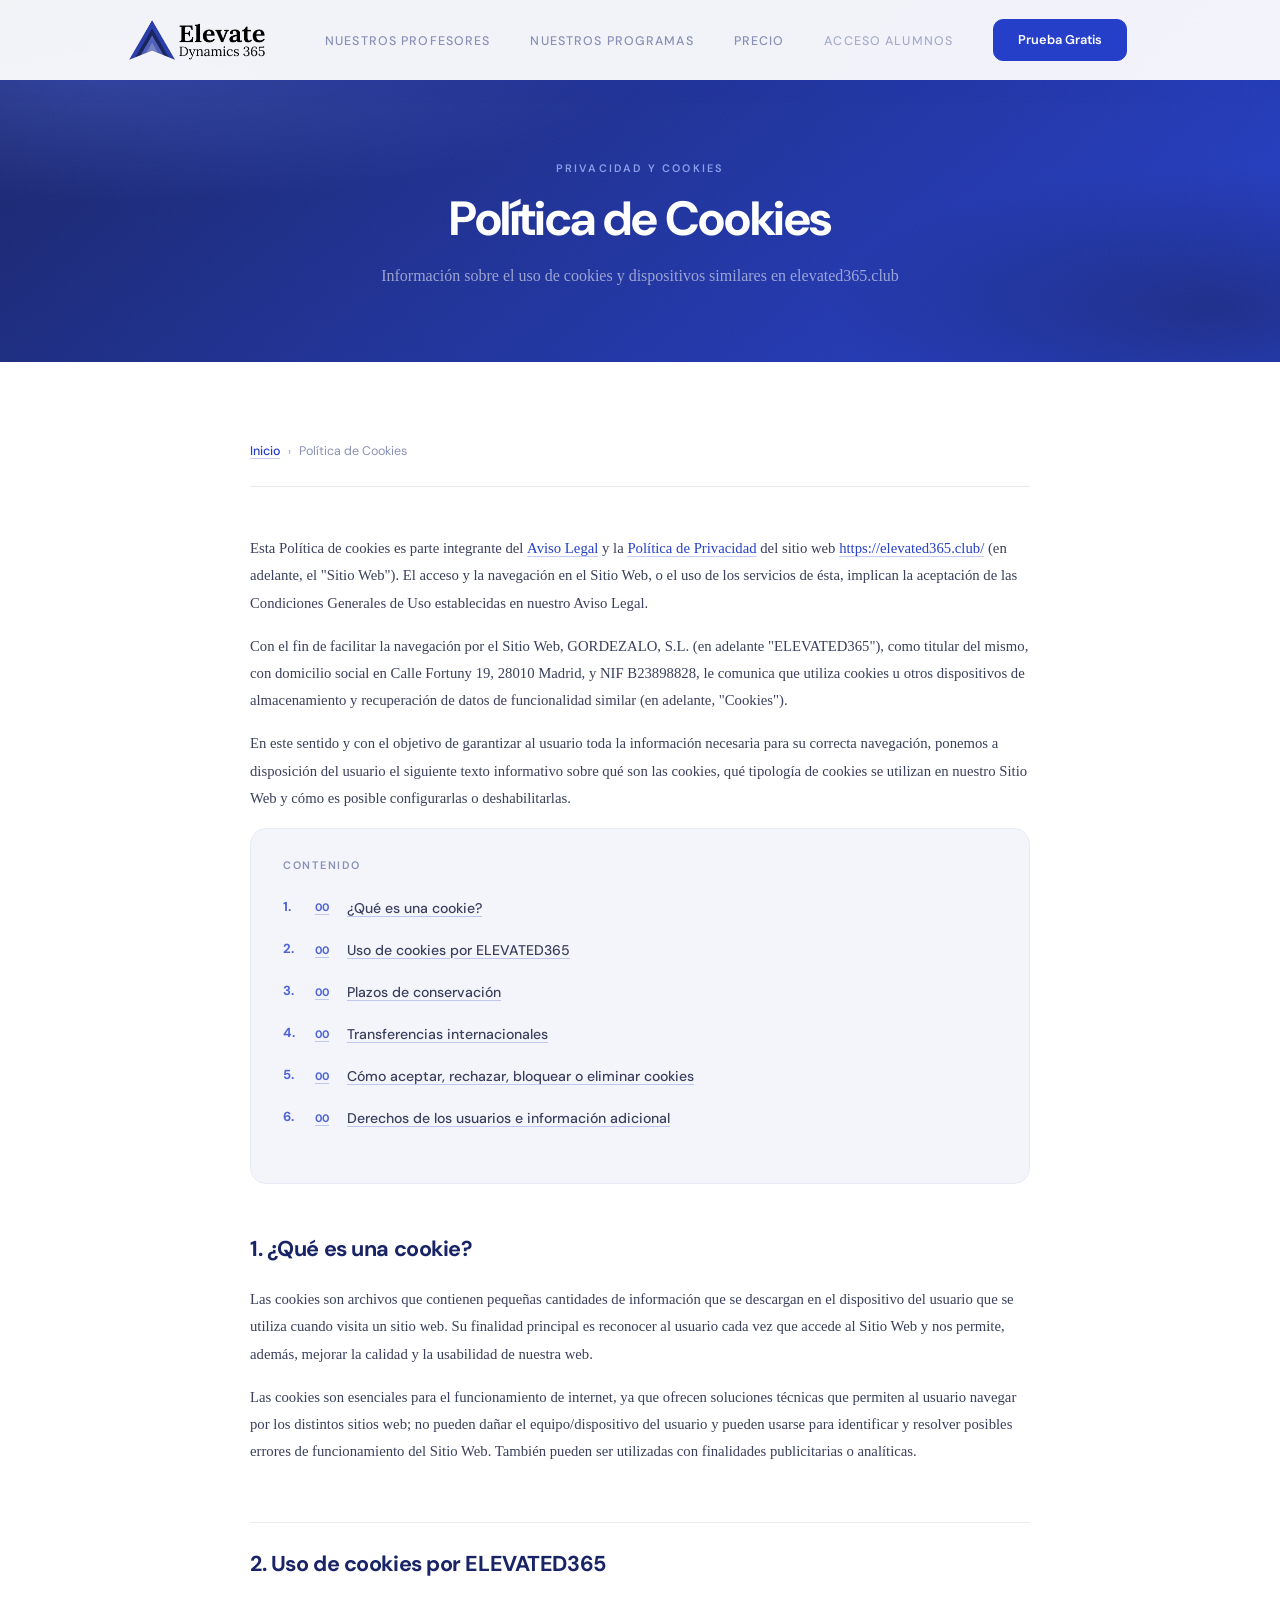
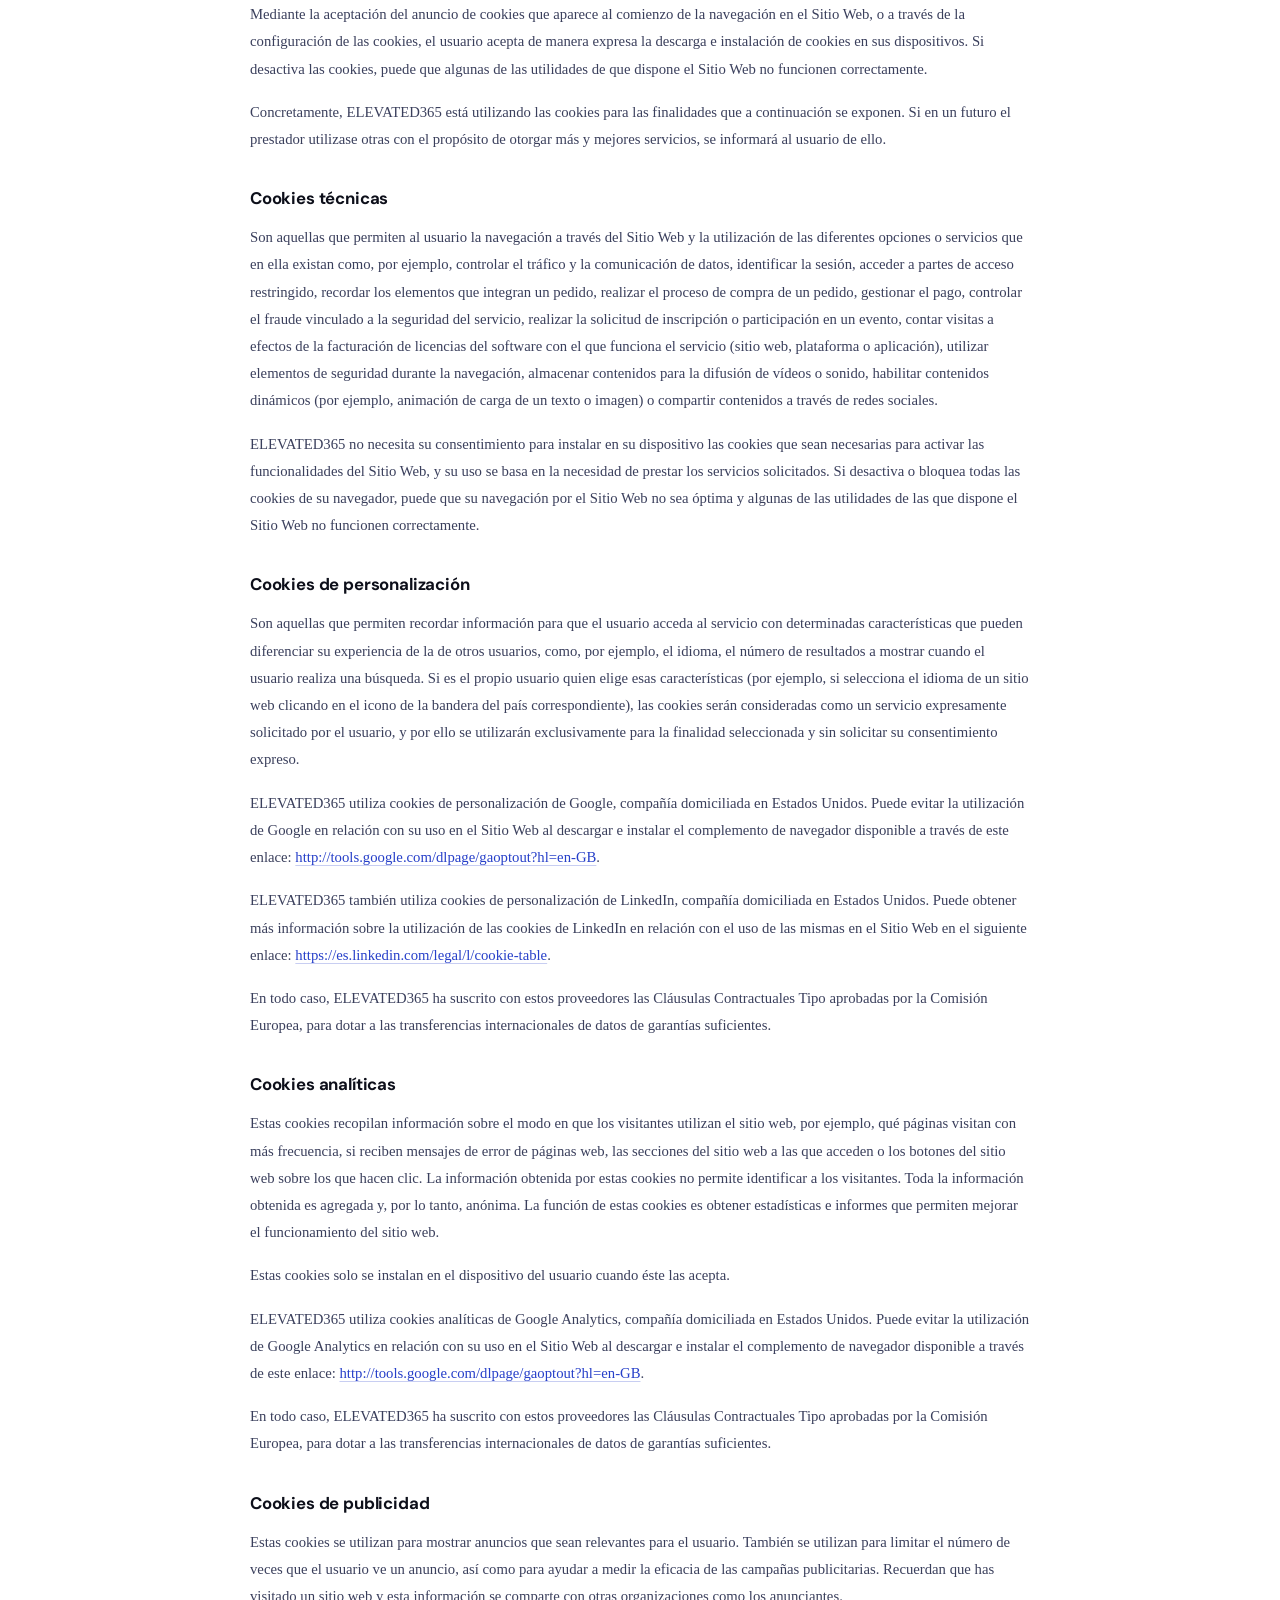
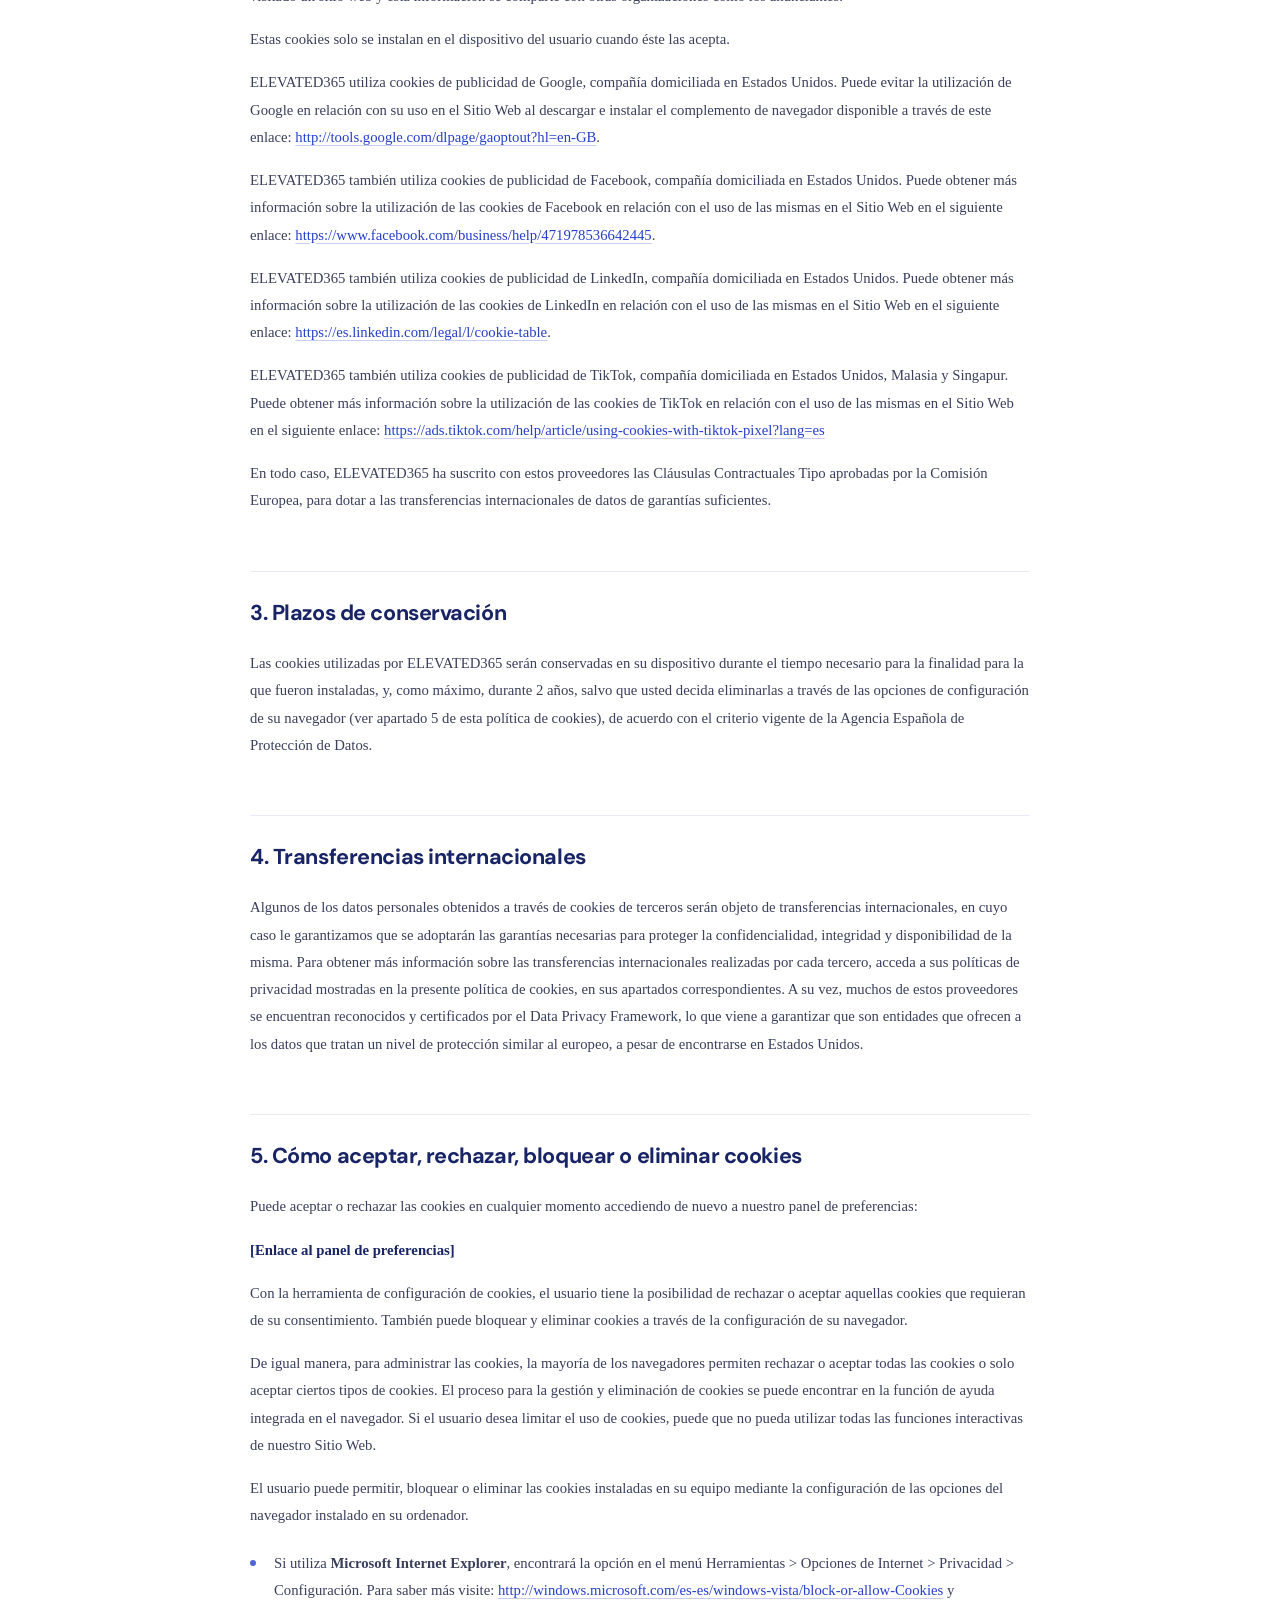
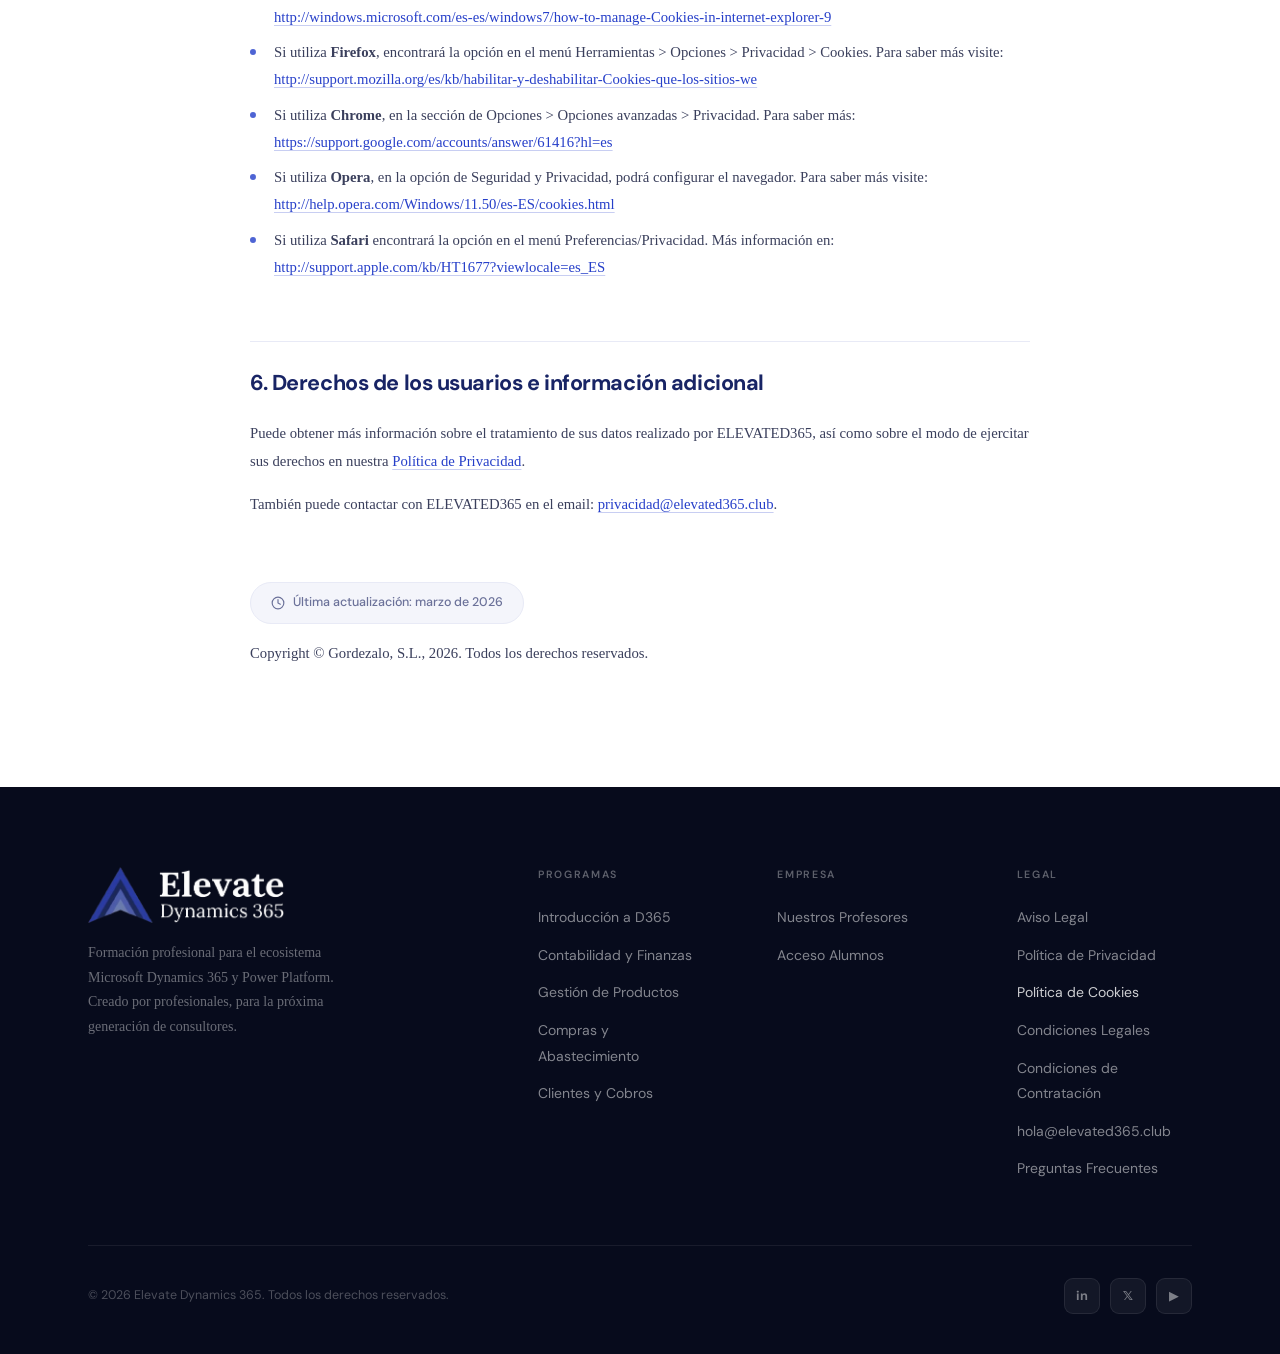
<file: politica-cookies.html>
<!DOCTYPE html>
<html lang="es">
<head>
  <meta charset="UTF-8">
  <meta name="viewport" content="width=device-width, initial-scale=1.0">
  <title>Política de Cookies | Elevate D365 — Formación Profesional en Dynamics 365</title>
  <meta name="description" content="Política de cookies de Elevate Dynamics 365 (Gordezalo, S.L.). Información sobre el uso de cookies y dispositivos similares en elevated365.club.">
  <link rel="canonical" href="https://elevated365.club/politica-cookies">
  <link rel="icon" type="image/svg+xml" href="/favicon.svg">
  <meta property="og:title" content="Política de Cookies | Elevate D365">
  <meta property="og:description" content="Información sobre el uso de cookies y dispositivos similares en elevated365.club.">
  <meta property="og:type" content="website">
  <meta property="og:url" content="https://elevated365.club/politica-cookies">
  <meta property="og:locale" content="es_ES">
  <link rel="preconnect" href="https://fonts.googleapis.com">
  <link rel="preconnect" href="https://fonts.gstatic.com" crossorigin>
  <link href="https://fonts.googleapis.com/css2?family=DM+Sans:wght@400;500;600;700&display=swap" rel="stylesheet">
  <style>
    :root {
      --primary: #263FC9;
      --primary-dark: #182465;
      --primary-mid: #1F3297;
      --primary-light: #4E64D4;
      --white: #ffffff;
      --off-white: #F4F5FB;
      --gray-100: #E8EAF6;
      --gray-400: #8890B5;
      --gray-500: #6B7199;
      --gray-700: #3A3F5C;
      --black: #0D0F1A;
      --font-brand: 'DM Sans', system-ui, sans-serif;
      --font-body: 'Georgia', 'Times New Roman', serif;
      --shadow-sm: 0 1px 2px rgba(38,63,201,.04), 0 2px 6px rgba(38,63,201,.05);
      --shadow-md: 0 1px 2px rgba(38,63,201,.04), 0 4px 12px rgba(38,63,201,.07), 0 12px 28px rgba(38,63,201,.07);
      --ease-spring: cubic-bezier(0.34,1.56,0.64,1);
      --ease-out: cubic-bezier(0.16,1,0.3,1);
    }

    *, *::before, *::after { box-sizing: border-box; margin: 0; padding: 0; }
    html { scroll-behavior: smooth; font-size: 16px; }
    body {
      font-family: var(--font-brand);
      background: var(--white);
      color: var(--black);
      line-height: 1.6;
      -webkit-font-smoothing: antialiased;
      overflow-x: hidden;
    }
    img { display: block; max-width: 100%; }
    a { text-decoration: none; color: inherit; }
    button { cursor: pointer; border: none; background: none; font: inherit; }

    .grain::after {
      content: '';
      position: absolute; inset: 0;
      opacity: .04;
      background-image: url("data:image/svg+xml,%3Csvg xmlns='http://www.w3.org/2000/svg' width='300' height='300'%3E%3Cfilter id='n'%3E%3CfeTurbulence type='fractalNoise' baseFrequency='.75' numOctaves='4' stitchTiles='stitch'/%3E%3C/filter%3E%3Crect width='300' height='300' filter='url(%23n)'/%3E%3C/svg%3E");
      pointer-events: none; z-index: 2;
    }

    .container { max-width: 1200px; margin: 0 auto; padding: 0 48px; }

    /* ── NAV ── */
    .nav {
      position: fixed; top: 0; left: 0; right: 0; z-index: 100;
      height: 80px; display: flex; align-items: center;
      background: rgba(255,255,255,.94);
      backdrop-filter: blur(16px);
      -webkit-backdrop-filter: blur(16px);
      box-shadow: 0 1px 0 rgba(38,63,201,.06), 0 4px 24px rgba(38,63,201,.06);
    }
    .nav-inner { display: flex; align-items: center; justify-content: space-between; width: 100%; gap: 24px; }
    .nav-logo { display: flex; align-items: center; flex-shrink: 0; margin-right: 36px; }
    .nav-logo img { height: 40px; width: auto; }
    .nav-links { display: flex; align-items: center; gap: 40px; list-style: none; flex-shrink: 0; }
    .nav-links a {
      font-family: var(--font-brand); font-size: .78rem; font-weight: 500;
      text-transform: uppercase; letter-spacing: .09em;
      color: var(--gray-400); white-space: nowrap; transition: color .2s ease;
    }
    .nav-links a:hover { color: var(--primary); }
    .nav-cta {
      font-family: var(--font-brand); font-weight: 600; font-size: .8rem;
      padding: 10px 24px; border-radius: 10px; white-space: nowrap; flex-shrink: 0;
      background: var(--primary); color: var(--white);
      border: 1.5px solid var(--primary);
      transition: background .15s ease, border-color .15s ease, transform .2s var(--ease-spring);
    }
    .nav-cta:hover { background: var(--primary-mid); border-color: var(--primary-mid); transform: translateY(-1px); }
    .nav-cta:active { transform: translateY(0); }

    /* ── LEGAL HERO ── */
    .legal-hero {
      position: relative; overflow: hidden;
      background: linear-gradient(140deg, var(--primary-dark) 0%, var(--primary-mid) 45%, var(--primary) 100%);
      padding: 160px 48px 72px; text-align: center;
    }
    .legal-hero::before {
      content: ''; position: absolute; inset: 0;
      background:
        radial-gradient(ellipse 70% 60% at 8% 20%, rgba(78,100,212,.45) 0%, transparent 60%),
        radial-gradient(ellipse 55% 70% at 95% 85%, rgba(24,36,101,.6) 0%, transparent 55%);
      pointer-events: none;
    }
    .legal-hero-content { position: relative; z-index: 1; max-width: 700px; margin: 0 auto; }
    .legal-hero .lbl {
      font-family: var(--font-brand); font-size: .68rem; font-weight: 600;
      text-transform: uppercase; letter-spacing: .2em;
      color: rgba(165,184,255,.8); margin-bottom: 16px;
    }
    .legal-hero h1 {
      font-family: var(--font-brand);
      font-size: clamp(2rem, 4vw, 3rem);
      font-weight: 700; line-height: 1.1; letter-spacing: -.03em;
      color: var(--white); margin-bottom: 16px;
    }
    .legal-hero p {
      font-family: var(--font-body); font-size: 1rem;
      color: rgba(255,255,255,.55); line-height: 1.75;
    }

    /* ── LEGAL CONTENT ── */
    .legal-section { padding: 80px 0 104px; }
    .legal-wrap { max-width: 780px; margin: 0 auto; }

    .legal-breadcrumb {
      display: flex; align-items: center; gap: 8px;
      margin-bottom: 48px; padding-bottom: 24px;
      border-bottom: 1px solid var(--gray-100);
    }
    .legal-breadcrumb a {
      font-family: var(--font-brand); font-size: .78rem; font-weight: 500;
      color: var(--primary); transition: color .15s ease;
    }
    .legal-breadcrumb a:hover { color: var(--primary-dark); }
    .legal-breadcrumb span {
      font-family: var(--font-brand); font-size: .78rem; color: var(--gray-400);
    }
    .legal-breadcrumb .sep { color: var(--gray-400); font-size: .68rem; }

    .legal-toc {
      background: var(--off-white); border: 1px solid var(--gray-100);
      border-radius: 16px; padding: 28px 32px; margin-bottom: 48px;
    }
    .legal-toc-title {
      font-family: var(--font-brand); font-size: .68rem; font-weight: 600;
      text-transform: uppercase; letter-spacing: .16em;
      color: var(--gray-400); margin-bottom: 16px;
    }
    .legal-toc ol {
      list-style: none; counter-reset: toc;
      display: flex; flex-direction: column; gap: 8px;
    }
    .legal-toc ol li { counter-increment: toc; }
    .legal-toc ol li a {
      display: flex; align-items: center; gap: 10px;
      font-family: var(--font-brand); font-size: .88rem; font-weight: 500;
      color: var(--gray-700); transition: color .15s ease;
    }
    .legal-toc ol li a::before {
      content: counter(toc, decimal-leading-zero);
      font-family: var(--font-brand); font-size: .68rem; font-weight: 700;
      color: var(--primary-light); min-width: 22px;
    }
    .legal-toc ol li a:hover { color: var(--primary); }

    .legal-wrap h2 {
      font-family: var(--font-brand); font-size: 1.35rem; font-weight: 700;
      letter-spacing: -.02em; color: var(--primary-dark);
      margin: 56px 0 20px; padding-top: 24px;
      border-top: 1px solid var(--gray-100);
    }
    .legal-wrap h2:first-of-type { margin-top: 0; border-top: none; padding-top: 0; }

    .legal-wrap h3 {
      font-family: var(--font-brand); font-size: 1.05rem; font-weight: 700;
      letter-spacing: -.01em; color: var(--black); margin: 32px 0 12px;
    }

    .legal-wrap p {
      font-family: var(--font-body); font-size: .92rem;
      color: var(--gray-700); line-height: 1.85; margin-bottom: 16px;
    }
    .legal-wrap p strong { color: var(--primary-dark); font-weight: 700; }

    .legal-wrap ul, .legal-wrap ol { margin: 12px 0 20px; padding-left: 0; }
    .legal-wrap ul { list-style: none; }
    .legal-wrap ul li {
      font-family: var(--font-body); font-size: .92rem;
      color: var(--gray-700); line-height: 1.85;
      padding: 4px 0 4px 24px; position: relative;
    }
    .legal-wrap ul li::before {
      content: ''; position: absolute; left: 0; top: 14px;
      width: 6px; height: 6px; border-radius: 50%;
      background: var(--primary-light);
    }
    .legal-wrap ol { list-style: none; counter-reset: legal-ol; }
    .legal-wrap ol li {
      font-family: var(--font-body); font-size: .92rem;
      color: var(--gray-700); line-height: 1.85;
      padding: 4px 0 4px 32px; position: relative;
      counter-increment: legal-ol;
    }
    .legal-wrap ol li::before {
      content: counter(legal-ol) ".";
      position: absolute; left: 0; top: 4px;
      font-family: var(--font-brand); font-size: .82rem; font-weight: 700;
      color: var(--primary-light);
    }

    .legal-info-card {
      background: var(--off-white); border: 1px solid var(--gray-100);
      border-radius: 14px; padding: 24px 28px; margin: 20px 0 24px;
    }
    .legal-info-card p { margin-bottom: 6px; font-size: .88rem; }
    .legal-info-card p:last-child { margin-bottom: 0; }

    .legal-wrap a {
      color: var(--primary); font-weight: 500;
      text-decoration: underline;
      text-decoration-color: rgba(38,63,201,.25);
      text-underline-offset: 3px;
      transition: text-decoration-color .15s ease, color .15s ease;
    }
    .legal-wrap a:hover { color: var(--primary-dark); text-decoration-color: var(--primary-dark); }

    .legal-updated {
      display: inline-flex; align-items: center; gap: 8px;
      margin-top: 48px; padding: 10px 20px; border-radius: 100px;
      background: var(--off-white); border: 1px solid var(--gray-100);
      font-family: var(--font-brand); font-size: .78rem; font-weight: 500;
      color: var(--gray-500);
    }
    .legal-updated svg { flex-shrink: 0; }

    .legal-copyright {
      margin-top: 16px;
      font-family: var(--font-brand); font-size: .78rem; color: var(--gray-400);
    }

    /* ── FOOTER ── */
    .footer { background: #070b1c; padding: 80px 0 40px; }
    .footer-grid {
      display: grid; grid-template-columns: 2.2fr 1fr 1fr 1fr; gap: 64px;
      padding-bottom: 64px; border-bottom: 1px solid rgba(255,255,255,.07);
    }
    .footer-brand img { height: 44px; width: auto; margin-bottom: 18px; }
    .footer-brand img[src*="white"] { height: 56px !important; width: auto !important; }
    .footer-brand p { font-family: var(--font-body); font-size: .875rem; color: rgba(255,255,255,.4); line-height: 1.75; max-width: 270px; }
    .footer-col h4 {
      font-family: var(--font-brand); font-size: .66rem; font-weight: 600;
      text-transform: uppercase; letter-spacing: .16em;
      color: rgba(255,255,255,.35); margin-bottom: 20px;
    }
    .footer-col ul { list-style: none; display: flex; flex-direction: column; gap: 12px; }
    .footer-col ul a {
      font-family: var(--font-brand); font-size: .875rem;
      color: rgba(255,255,255,.5); transition: color .15s ease; text-decoration: none;
    }
    .footer-col ul a:hover { color: var(--white); }
    .footer-bottom { padding-top: 32px; display: flex; align-items: center; justify-content: space-between; gap: 24px; flex-wrap: wrap; }
    .footer-bottom p { font-family: var(--font-brand); font-size: .78rem; color: rgba(255,255,255,.28); }
    .footer-socials { display: flex; gap: 10px; }
    .soc-link {
      width: 36px; height: 36px; border-radius: 9px;
      background: rgba(255,255,255,.05); border: 1px solid rgba(255,255,255,.08);
      display: flex; align-items: center; justify-content: center;
      font-size: .8rem; font-weight: 700; color: rgba(255,255,255,.45);
      font-family: var(--font-brand);
      transition: background .15s ease, color .15s ease, transform .2s var(--ease-spring);
    }
    .soc-link:hover { background: rgba(38,63,201,.35); color: var(--white); transform: translateY(-2px); }

    @media (max-width: 900px) {
      .nav-links { display: none; }
      .footer-grid { grid-template-columns: 1fr 1fr; gap: 40px; }
    }
    @media (max-width: 768px) {
      .container { padding: 0 24px; }
      .legal-hero { padding: 140px 24px 56px; }
      .legal-section { padding: 56px 0 72px; }
      .legal-toc { padding: 22px 24px; }
      .legal-info-card { padding: 20px 22px; }
      .footer-grid { grid-template-columns: 1fr; }
      .footer-bottom { flex-direction: column; text-align: center; }
    }
  </style>
</head>
<body>

<!-- ══════════ NAV ══════════ -->
<nav class="nav">
  <div class="container" style="max-width:100%; padding:0 24px 0 0;">
    <div class="nav-inner">
      <a href="/" class="nav-logo" aria-label="Elevate Dynamics 365 home">
        <img src="brand_assets/logo_black-elevate.png" alt="Elevate Dynamics 365">
      </a>
      <div style="display:flex; align-items:center; gap:40px;">
        <ul class="nav-links">
          <li><a href="/#teachers">Nuestros Profesores</a></li>
          <li><a href="/#programs">Nuestros Programas</a></li>
          <li><a href="/#pricing">Precio</a></li>
          <li><a href="/curso/" style="opacity:.7;">Acceso Alumnos</a></li>
        </ul>
        <a href="https://elevated365.club/m1-introduccion-d36-free" class="nav-cta">Prueba Gratis</a>
      </div>
    </div>
  </div>
</nav>

<!-- ══════════ LEGAL HERO ══════════ -->
<section class="legal-hero grain">
  <div class="legal-hero-content">
    <div class="lbl">Privacidad y Cookies</div>
    <h1>Política de Cookies</h1>
    <p>Información sobre el uso de cookies y dispositivos similares en elevated365.club</p>
  </div>
</section>

<!-- ══════════ LEGAL CONTENT ══════════ -->
<section class="legal-section">
  <div class="container">
    <div class="legal-wrap">

      <!-- Breadcrumb -->
      <div class="legal-breadcrumb">
        <a href="/">Inicio</a>
        <span class="sep">&rsaquo;</span>
        <span>Política de Cookies</span>
      </div>

      <!-- Intro -->
      <p>Esta Política de cookies es parte integrante del <a href="/aviso-legal">Aviso Legal</a> y la <a href="/politica-privacidad">Política de Privacidad</a> del sitio web <a href="https://elevated365.club/" target="_blank" rel="noopener">https://elevated365.club/</a> (en adelante, el "Sitio Web"). El acceso y la navegación en el Sitio Web, o el uso de los servicios de ésta, implican la aceptación de las Condiciones Generales de Uso establecidas en nuestro Aviso Legal.</p>
      <p>Con el fin de facilitar la navegación por el Sitio Web, GORDEZALO, S.L. (en adelante "ELEVATED365"), como titular del mismo, con domicilio social en Calle Fortuny 19, 28010 Madrid, y NIF B23898828, le comunica que utiliza cookies u otros dispositivos de almacenamiento y recuperación de datos de funcionalidad similar (en adelante, "Cookies").</p>
      <p>En este sentido y con el objetivo de garantizar al usuario toda la información necesaria para su correcta navegación, ponemos a disposición del usuario el siguiente texto informativo sobre qué son las cookies, qué tipología de cookies se utilizan en nuestro Sitio Web y cómo es posible configurarlas o deshabilitarlas.</p>

      <!-- Table of Contents -->
      <div class="legal-toc">
        <div class="legal-toc-title">Contenido</div>
        <ol>
          <li><a href="#que-es">¿Qué es una cookie?</a></li>
          <li><a href="#uso">Uso de cookies por ELEVATED365</a></li>
          <li><a href="#plazos">Plazos de conservación</a></li>
          <li><a href="#transferencias">Transferencias internacionales</a></li>
          <li><a href="#configurar">Cómo aceptar, rechazar, bloquear o eliminar cookies</a></li>
          <li><a href="#derechos">Derechos de los usuarios e información adicional</a></li>
        </ol>
      </div>

      <!-- 1. ¿QUÉ ES UNA COOKIE? -->
      <h2 id="que-es">1. ¿Qué es una cookie?</h2>
      <p>Las cookies son archivos que contienen pequeñas cantidades de información que se descargan en el dispositivo del usuario que se utiliza cuando visita un sitio web. Su finalidad principal es reconocer al usuario cada vez que accede al Sitio Web y nos permite, además, mejorar la calidad y la usabilidad de nuestra web.</p>
      <p>Las cookies son esenciales para el funcionamiento de internet, ya que ofrecen soluciones técnicas que permiten al usuario navegar por los distintos sitios web; no pueden dañar el equipo/dispositivo del usuario y pueden usarse para identificar y resolver posibles errores de funcionamiento del Sitio Web. También pueden ser utilizadas con finalidades publicitarias o analíticas.</p>

      <!-- 2. USO DE COOKIES POR ELEVATED365 -->
      <h2 id="uso">2. Uso de cookies por ELEVATED365</h2>
      <p>Mediante la aceptación del anuncio de cookies que aparece al comienzo de la navegación en el Sitio Web, o a través de la configuración de las cookies, el usuario acepta de manera expresa la descarga e instalación de cookies en sus dispositivos. Si desactiva las cookies, puede que algunas de las utilidades de que dispone el Sitio Web no funcionen correctamente.</p>
      <p>Concretamente, ELEVATED365 está utilizando las cookies para las finalidades que a continuación se exponen. Si en un futuro el prestador utilizase otras con el propósito de otorgar más y mejores servicios, se informará al usuario de ello.</p>

      <h3>Cookies técnicas</h3>
      <p>Son aquellas que permiten al usuario la navegación a través del Sitio Web y la utilización de las diferentes opciones o servicios que en ella existan como, por ejemplo, controlar el tráfico y la comunicación de datos, identificar la sesión, acceder a partes de acceso restringido, recordar los elementos que integran un pedido, realizar el proceso de compra de un pedido, gestionar el pago, controlar el fraude vinculado a la seguridad del servicio, realizar la solicitud de inscripción o participación en un evento, contar visitas a efectos de la facturación de licencias del software con el que funciona el servicio (sitio web, plataforma o aplicación), utilizar elementos de seguridad durante la navegación, almacenar contenidos para la difusión de vídeos o sonido, habilitar contenidos dinámicos (por ejemplo, animación de carga de un texto o imagen) o compartir contenidos a través de redes sociales.</p>
      <p>ELEVATED365 no necesita su consentimiento para instalar en su dispositivo las cookies que sean necesarias para activar las funcionalidades del Sitio Web, y su uso se basa en la necesidad de prestar los servicios solicitados. Si desactiva o bloquea todas las cookies de su navegador, puede que su navegación por el Sitio Web no sea óptima y algunas de las utilidades de las que dispone el Sitio Web no funcionen correctamente.</p>

      <h3>Cookies de personalización</h3>
      <p>Son aquellas que permiten recordar información para que el usuario acceda al servicio con determinadas características que pueden diferenciar su experiencia de la de otros usuarios, como, por ejemplo, el idioma, el número de resultados a mostrar cuando el usuario realiza una búsqueda. Si es el propio usuario quien elige esas características (por ejemplo, si selecciona el idioma de un sitio web clicando en el icono de la bandera del país correspondiente), las cookies serán consideradas como un servicio expresamente solicitado por el usuario, y por ello se utilizarán exclusivamente para la finalidad seleccionada y sin solicitar su consentimiento expreso.</p>
      <p>ELEVATED365 utiliza cookies de personalización de Google, compañía domiciliada en Estados Unidos. Puede evitar la utilización de Google en relación con su uso en el Sitio Web al descargar e instalar el complemento de navegador disponible a través de este enlace: <a href="http://tools.google.com/dlpage/gaoptout?hl=en-GB" target="_blank" rel="noopener">http://tools.google.com/dlpage/gaoptout?hl=en-GB</a>.</p>
      <p>ELEVATED365 también utiliza cookies de personalización de LinkedIn, compañía domiciliada en Estados Unidos. Puede obtener más información sobre la utilización de las cookies de LinkedIn en relación con el uso de las mismas en el Sitio Web en el siguiente enlace: <a href="https://es.linkedin.com/legal/l/cookie-table" target="_blank" rel="noopener">https://es.linkedin.com/legal/l/cookie-table</a>.</p>
      <p>En todo caso, ELEVATED365 ha suscrito con estos proveedores las Cláusulas Contractuales Tipo aprobadas por la Comisión Europea, para dotar a las transferencias internacionales de datos de garantías suficientes.</p>

      <h3>Cookies analíticas</h3>
      <p>Estas cookies recopilan información sobre el modo en que los visitantes utilizan el sitio web, por ejemplo, qué páginas visitan con más frecuencia, si reciben mensajes de error de páginas web, las secciones del sitio web a las que acceden o los botones del sitio web sobre los que hacen clic. La información obtenida por estas cookies no permite identificar a los visitantes. Toda la información obtenida es agregada y, por lo tanto, anónima. La función de estas cookies es obtener estadísticas e informes que permiten mejorar el funcionamiento del sitio web.</p>
      <p>Estas cookies solo se instalan en el dispositivo del usuario cuando éste las acepta.</p>
      <p>ELEVATED365 utiliza cookies analíticas de Google Analytics, compañía domiciliada en Estados Unidos. Puede evitar la utilización de Google Analytics en relación con su uso en el Sitio Web al descargar e instalar el complemento de navegador disponible a través de este enlace: <a href="http://tools.google.com/dlpage/gaoptout?hl=en-GB" target="_blank" rel="noopener">http://tools.google.com/dlpage/gaoptout?hl=en-GB</a>.</p>
      <p>En todo caso, ELEVATED365 ha suscrito con estos proveedores las Cláusulas Contractuales Tipo aprobadas por la Comisión Europea, para dotar a las transferencias internacionales de datos de garantías suficientes.</p>

      <h3>Cookies de publicidad</h3>
      <p>Estas cookies se utilizan para mostrar anuncios que sean relevantes para el usuario. También se utilizan para limitar el número de veces que el usuario ve un anuncio, así como para ayudar a medir la eficacia de las campañas publicitarias. Recuerdan que has visitado un sitio web y esta información se comparte con otras organizaciones como los anunciantes.</p>
      <p>Estas cookies solo se instalan en el dispositivo del usuario cuando éste las acepta.</p>
      <p>ELEVATED365 utiliza cookies de publicidad de Google, compañía domiciliada en Estados Unidos. Puede evitar la utilización de Google en relación con su uso en el Sitio Web al descargar e instalar el complemento de navegador disponible a través de este enlace: <a href="http://tools.google.com/dlpage/gaoptout?hl=en-GB" target="_blank" rel="noopener">http://tools.google.com/dlpage/gaoptout?hl=en-GB</a>.</p>
      <p>ELEVATED365 también utiliza cookies de publicidad de Facebook, compañía domiciliada en Estados Unidos. Puede obtener más información sobre la utilización de las cookies de Facebook en relación con el uso de las mismas en el Sitio Web en el siguiente enlace: <a href="https://www.facebook.com/business/help/471978536642445" target="_blank" rel="noopener">https://www.facebook.com/business/help/471978536642445</a>.</p>
      <p>ELEVATED365 también utiliza cookies de publicidad de LinkedIn, compañía domiciliada en Estados Unidos. Puede obtener más información sobre la utilización de las cookies de LinkedIn en relación con el uso de las mismas en el Sitio Web en el siguiente enlace: <a href="https://es.linkedin.com/legal/l/cookie-table" target="_blank" rel="noopener">https://es.linkedin.com/legal/l/cookie-table</a>.</p>
      <p>ELEVATED365 también utiliza cookies de publicidad de TikTok, compañía domiciliada en Estados Unidos, Malasia y Singapur. Puede obtener más información sobre la utilización de las cookies de TikTok en relación con el uso de las mismas en el Sitio Web en el siguiente enlace: <a href="https://ads.tiktok.com/help/article/using-cookies-with-tiktok-pixel?lang=es" target="_blank" rel="noopener">https://ads.tiktok.com/help/article/using-cookies-with-tiktok-pixel?lang=es</a></p>
      <p>En todo caso, ELEVATED365 ha suscrito con estos proveedores las Cláusulas Contractuales Tipo aprobadas por la Comisión Europea, para dotar a las transferencias internacionales de datos de garantías suficientes.</p>

      <!-- 3. PLAZOS DE CONSERVACIÓN -->
      <h2 id="plazos">3. Plazos de conservación</h2>
      <p>Las cookies utilizadas por ELEVATED365 serán conservadas en su dispositivo durante el tiempo necesario para la finalidad para la que fueron instaladas, y, como máximo, durante 2 años, salvo que usted decida eliminarlas a través de las opciones de configuración de su navegador (ver apartado 5 de esta política de cookies), de acuerdo con el criterio vigente de la Agencia Española de Protección de Datos.</p>

      <!-- 4. TRANSFERENCIAS INTERNACIONALES -->
      <h2 id="transferencias">4. Transferencias internacionales</h2>
      <p>Algunos de los datos personales obtenidos a través de cookies de terceros serán objeto de transferencias internacionales, en cuyo caso le garantizamos que se adoptarán las garantías necesarias para proteger la confidencialidad, integridad y disponibilidad de la misma. Para obtener más información sobre las transferencias internacionales realizadas por cada tercero, acceda a sus políticas de privacidad mostradas en la presente política de cookies, en sus apartados correspondientes. A su vez, muchos de estos proveedores se encuentran reconocidos y certificados por el Data Privacy Framework, lo que viene a garantizar que son entidades que ofrecen a los datos que tratan un nivel de protección similar al europeo, a pesar de encontrarse en Estados Unidos.</p>

      <!-- 5. CÓMO ACEPTAR, RECHAZAR, BLOQUEAR O ELIMINAR COOKIES -->
      <h2 id="configurar">5. Cómo aceptar, rechazar, bloquear o eliminar cookies</h2>
      <p>Puede aceptar o rechazar las cookies en cualquier momento accediendo de nuevo a nuestro panel de preferencias:</p>
      <p><strong>[Enlace al panel de preferencias]</strong></p>
      <p>Con la herramienta de configuración de cookies, el usuario tiene la posibilidad de rechazar o aceptar aquellas cookies que requieran de su consentimiento. También puede bloquear y eliminar cookies a través de la configuración de su navegador.</p>
      <p>De igual manera, para administrar las cookies, la mayoría de los navegadores permiten rechazar o aceptar todas las cookies o solo aceptar ciertos tipos de cookies. El proceso para la gestión y eliminación de cookies se puede encontrar en la función de ayuda integrada en el navegador. Si el usuario desea limitar el uso de cookies, puede que no pueda utilizar todas las funciones interactivas de nuestro Sitio Web.</p>
      <p>El usuario puede permitir, bloquear o eliminar las cookies instaladas en su equipo mediante la configuración de las opciones del navegador instalado en su ordenador.</p>
      <ul>
        <li>Si utiliza <strong>Microsoft Internet Explorer</strong>, encontrará la opción en el menú Herramientas &gt; Opciones de Internet &gt; Privacidad &gt; Configuración. Para saber más visite: <a href="http://windows.microsoft.com/es-es/windows-vista/block-or-allow-Cookies" target="_blank" rel="noopener">http://windows.microsoft.com/es-es/windows-vista/block-or-allow-Cookies</a> y <a href="http://windows.microsoft.com/es-es/windows7/how-to-manage-Cookies-in-internet-explorer-9" target="_blank" rel="noopener">http://windows.microsoft.com/es-es/windows7/how-to-manage-Cookies-in-internet-explorer-9</a></li>
        <li>Si utiliza <strong>Firefox</strong>, encontrará la opción en el menú Herramientas &gt; Opciones &gt; Privacidad &gt; Cookies. Para saber más visite: <a href="http://support.mozilla.org/es/kb/habilitar-y-deshabilitar-Cookies-que-los-sitios-we" target="_blank" rel="noopener">http://support.mozilla.org/es/kb/habilitar-y-deshabilitar-Cookies-que-los-sitios-we</a></li>
        <li>Si utiliza <strong>Chrome</strong>, en la sección de Opciones &gt; Opciones avanzadas &gt; Privacidad. Para saber más: <a href="https://support.google.com/accounts/answer/61416?hl=es" target="_blank" rel="noopener">https://support.google.com/accounts/answer/61416?hl=es</a></li>
        <li>Si utiliza <strong>Opera</strong>, en la opción de Seguridad y Privacidad, podrá configurar el navegador. Para saber más visite: <a href="http://help.opera.com/Windows/11.50/es-ES/cookies.html" target="_blank" rel="noopener">http://help.opera.com/Windows/11.50/es-ES/cookies.html</a></li>
        <li>Si utiliza <strong>Safari</strong> encontrará la opción en el menú Preferencias/Privacidad. Más información en: <a href="http://support.apple.com/kb/HT1677?viewlocale=es_ES" target="_blank" rel="noopener">http://support.apple.com/kb/HT1677?viewlocale=es_ES</a></li>
      </ul>

      <!-- 6. DERECHOS DE LOS USUARIOS -->
      <h2 id="derechos">6. Derechos de los usuarios e información adicional</h2>
      <p>Puede obtener más información sobre el tratamiento de sus datos realizado por ELEVATED365, así como sobre el modo de ejercitar sus derechos en nuestra <a href="/politica-privacidad">Política de Privacidad</a>.</p>
      <p>También puede contactar con ELEVATED365 en el email: <a href="mailto:privacidad@elevated365.club">privacidad@elevated365.club</a>.</p>

      <!-- Updated & Copyright -->
      <div class="legal-updated">
        <svg width="14" height="14" viewBox="0 0 24 24" fill="none" stroke="currentColor" stroke-width="2" stroke-linecap="round" stroke-linejoin="round"><circle cx="12" cy="12" r="10"/><path d="M12 6v6l4 2"/></svg>
        Última actualización: marzo de 2026
      </div>
      <p class="legal-copyright">Copyright &copy; Gordezalo, S.L., 2026. Todos los derechos reservados.</p>

    </div>
  </div>
</section>

<!-- ══════════ FOOTER ══════════ -->
<footer class="footer">
  <div class="container">
    <div class="footer-grid">
      <div class="footer-brand">
        <img src="brand_assets/logo_white_elevate.png" alt="Elevate Dynamics 365">
        <p>Formación profesional para el ecosistema Microsoft Dynamics 365 y Power Platform. Creado por profesionales, para la próxima generación de consultores.</p>
      </div>
      <div class="footer-col">
        <h4>Programas</h4>
        <ul>
          <li><a href="/#programs">Introducción a D365</a></li>
          <li><a href="/#programs">Contabilidad y Finanzas</a></li>
          <li><a href="/#programs">Gestión de Productos</a></li>
          <li><a href="/#programs">Compras y Abastecimiento</a></li>
          <li><a href="/#programs">Clientes y Cobros</a></li>
        </ul>
      </div>
      <div class="footer-col">
        <h4>Empresa</h4>
        <ul>
          <li><a href="/#teachers">Nuestros Profesores</a></li>
          <li><a href="/curso/">Acceso Alumnos</a></li>
        </ul>
      </div>
      <div class="footer-col">
        <h4>Legal</h4>
        <ul>
          <li><a href="/aviso-legal">Aviso Legal</a></li>
          <li><a href="/politica-privacidad">Política de Privacidad</a></li>
          <li><a href="/politica-cookies" style="color:rgba(255,255,255,.8);">Política de Cookies</a></li>
          <li><a href="/condiciones-legales">Condiciones Legales</a></li>
          <li><a href="/condiciones-generales-contratacion">Condiciones de Contratación</a></li>
          <li><a href="mailto:hola@elevated365.club">hola@elevated365.club</a></li>
          <li><a href="/#faq">Preguntas Frecuentes</a></li>
        </ul>
      </div>
    </div>

    <div class="footer-bottom">
      <p>&copy; 2026 Elevate Dynamics 365. Todos los derechos reservados.</p>
      <div class="footer-socials">
        <a href="#" class="soc-link" aria-label="LinkedIn">in</a>
        <a href="#" class="soc-link" aria-label="Twitter / X">&#x1D54F;</a>
        <a href="#" class="soc-link" aria-label="YouTube">&#9654;</a>
      </div>
    </div>
  </div>
</footer>

</body>
</html>
</file>
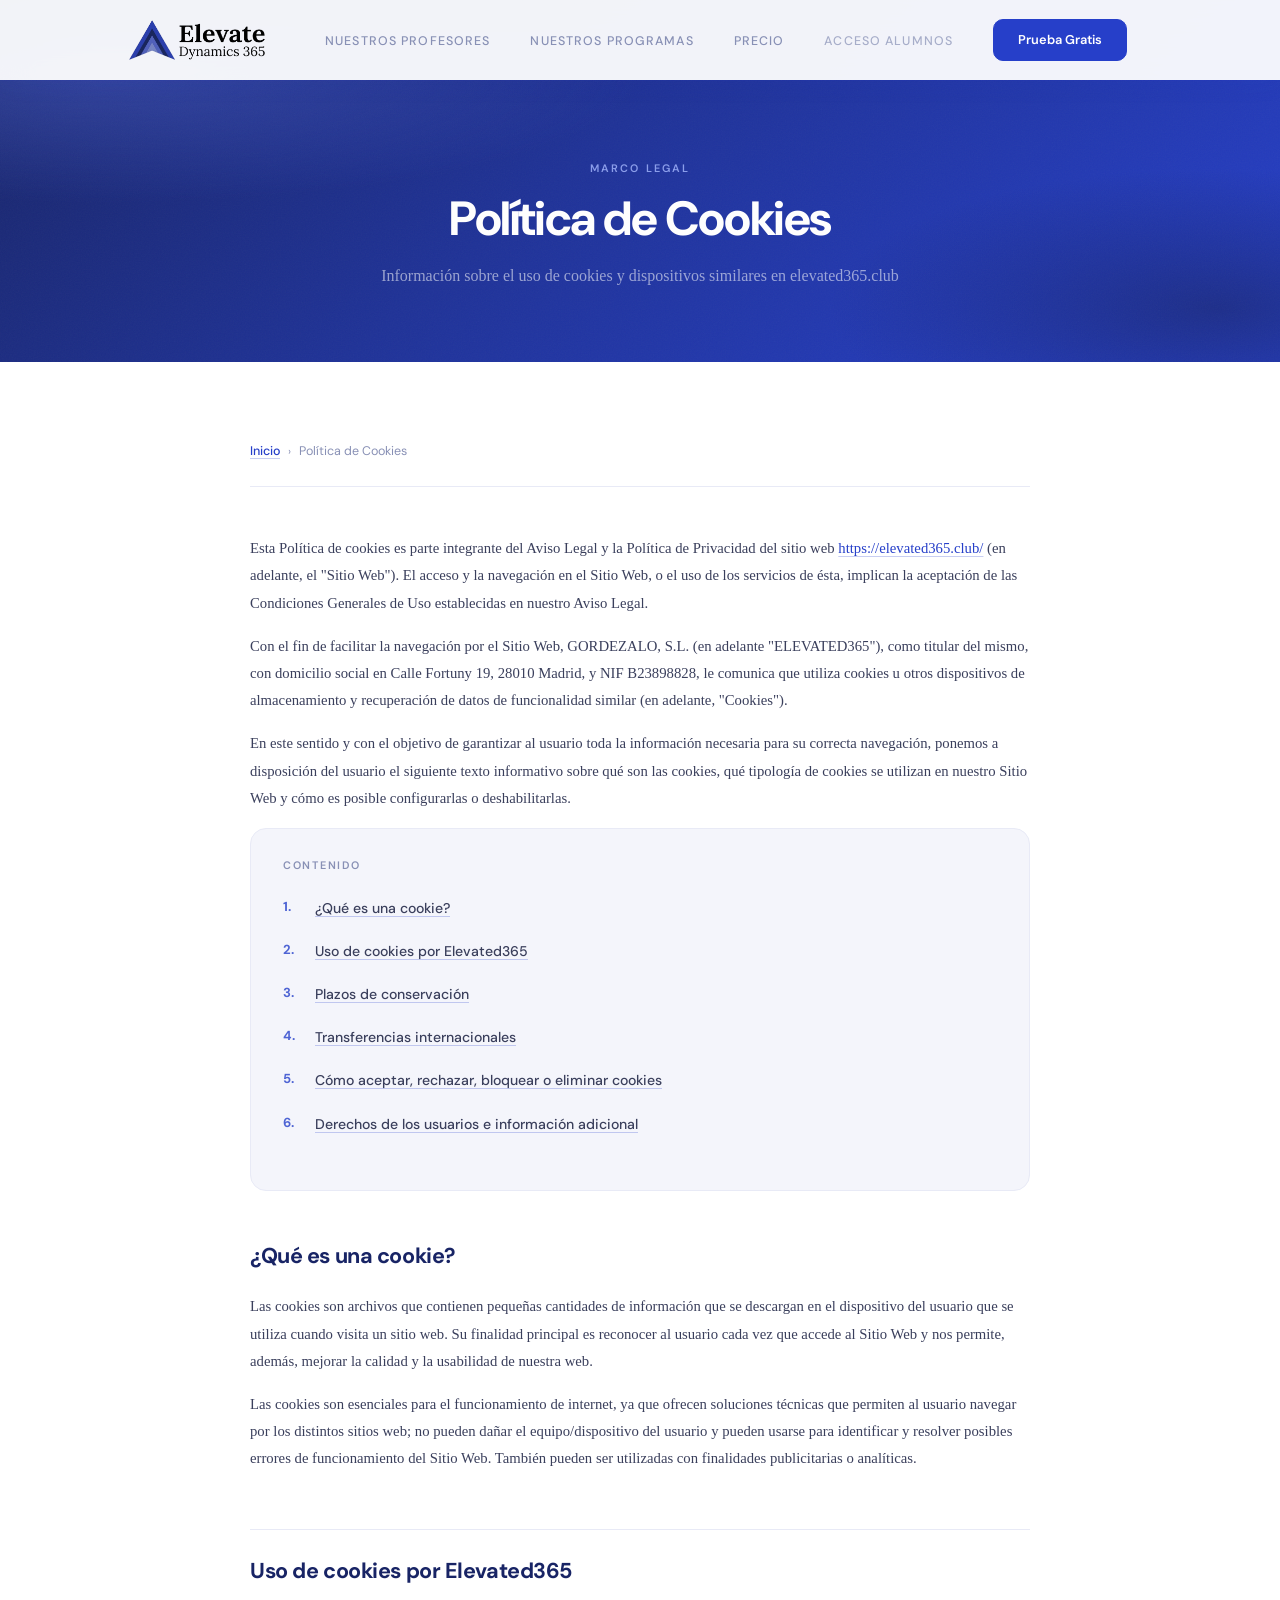
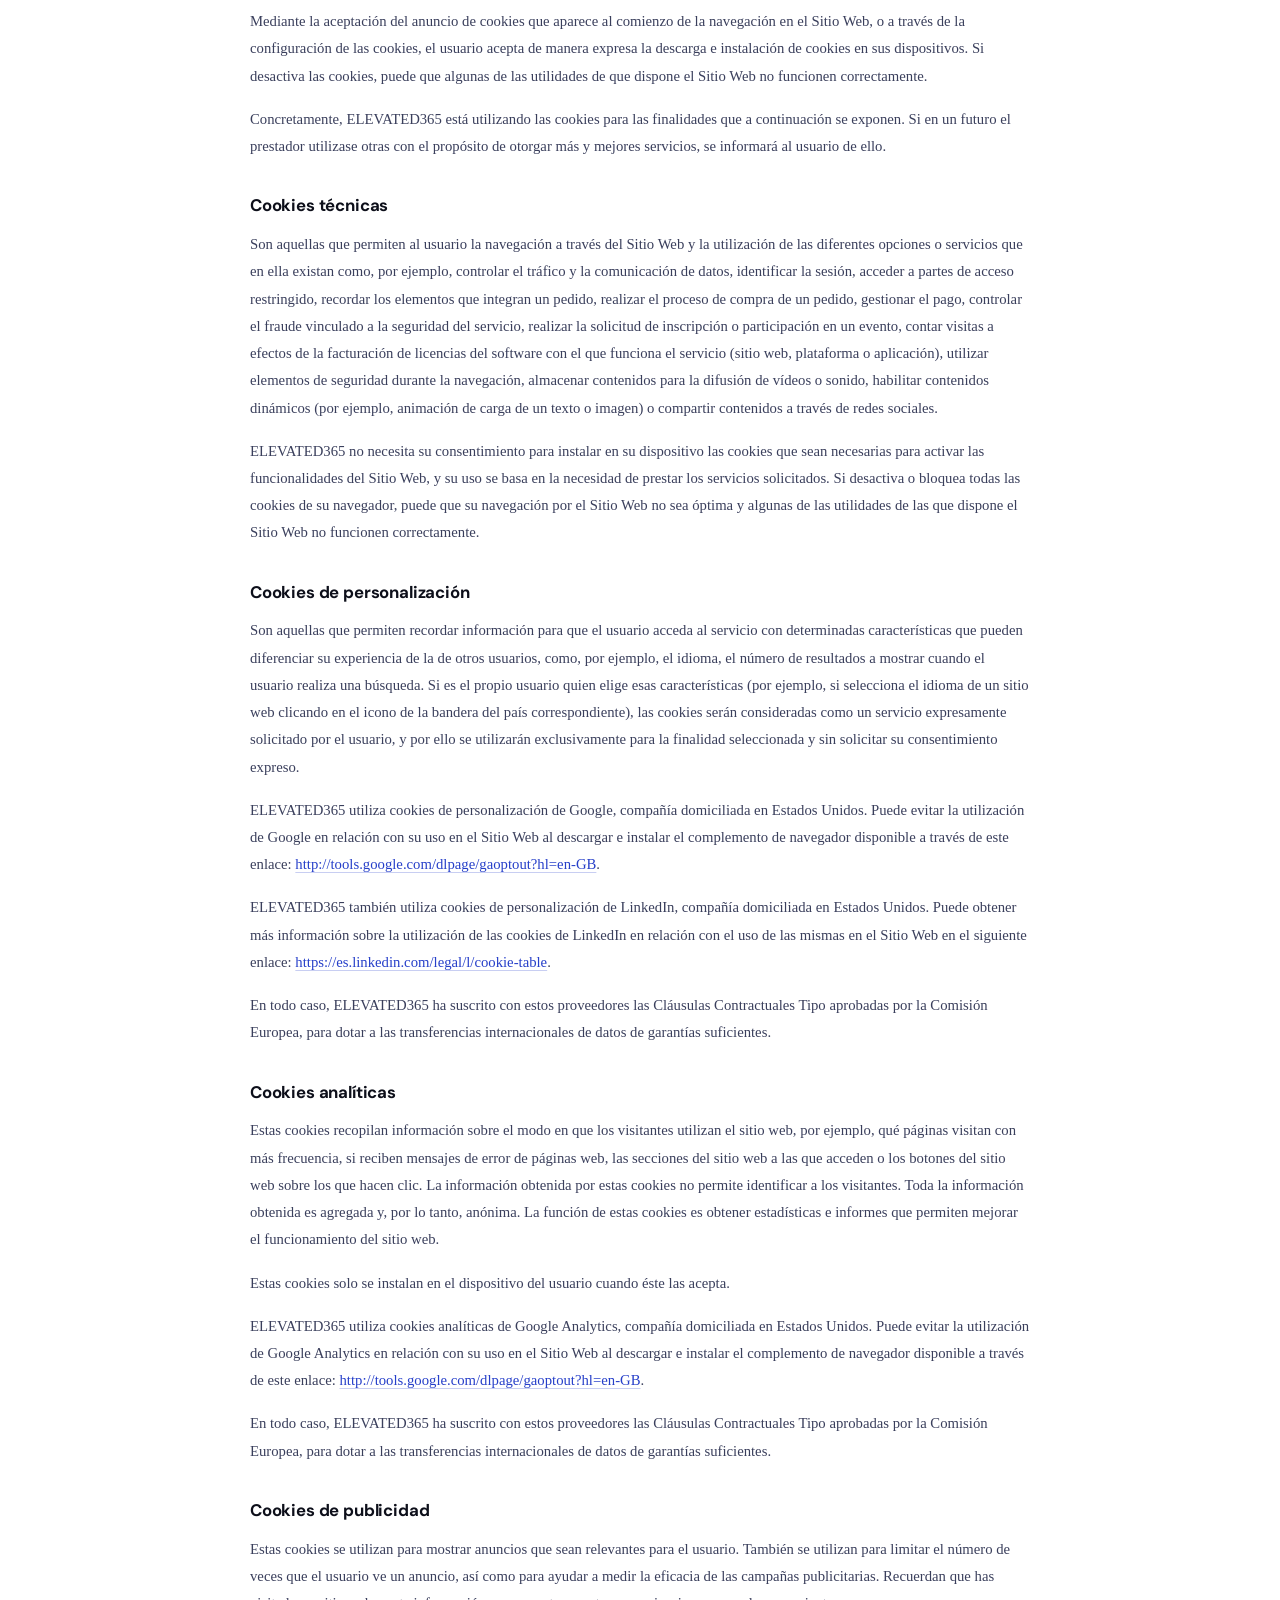
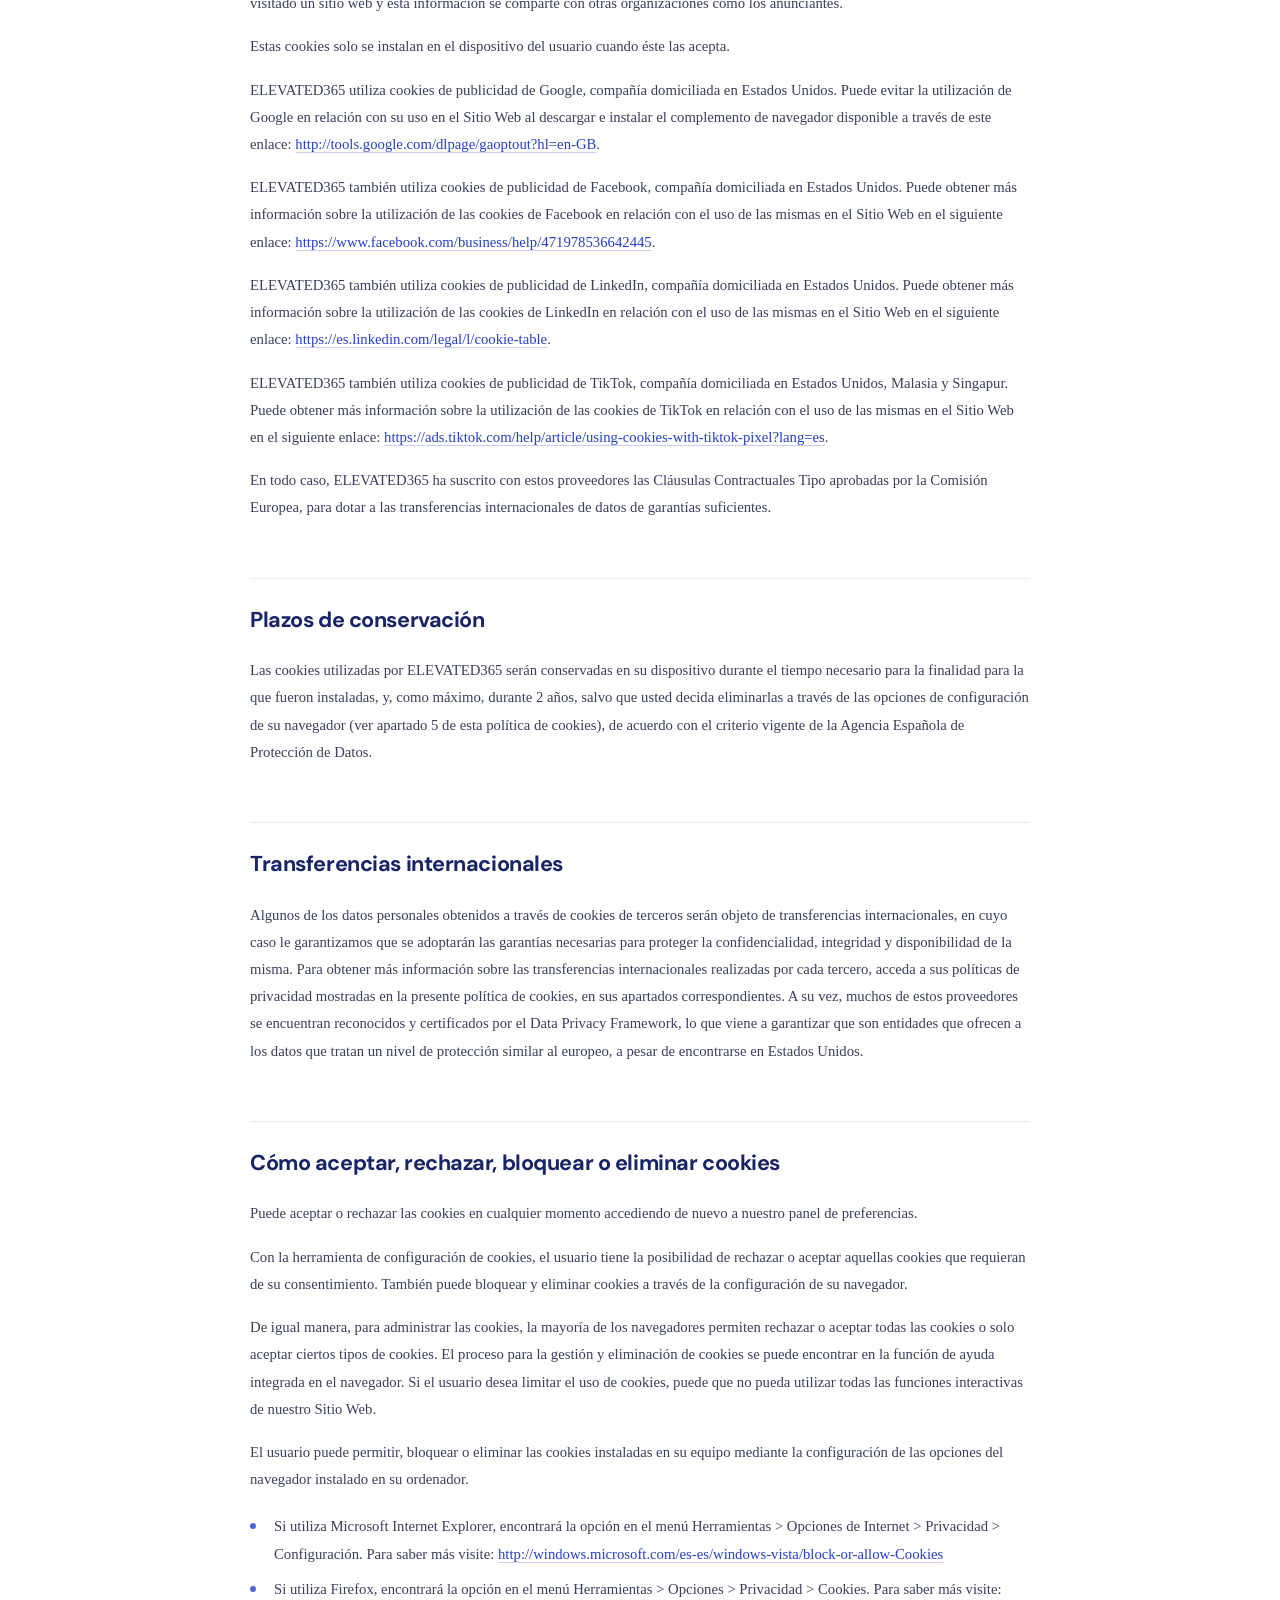
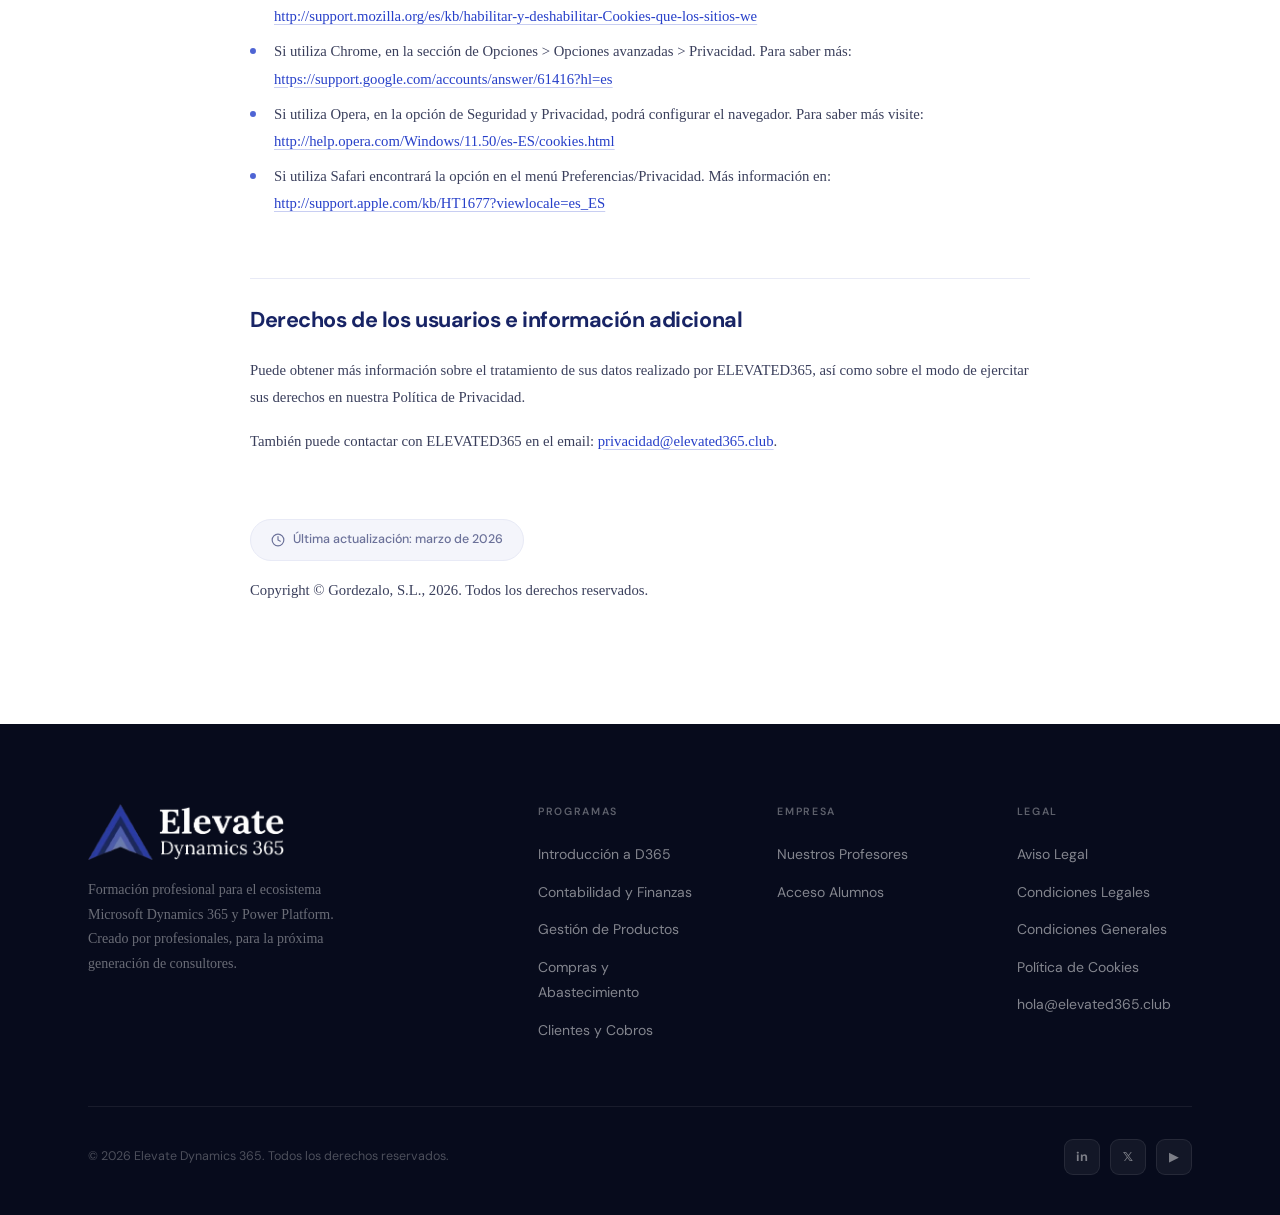
<file: politica-de-cookies.html>
<!DOCTYPE html>
<html lang="es">
<head>
  <meta charset="UTF-8">
  <meta name="viewport" content="width=device-width, initial-scale=1.0">
  <title>Política de Cookies | Elevate D365 — Formación Profesional en Dynamics 365</title>
  <meta name="description" content="Política de cookies de Elevate Dynamics 365 (Gordezalo, S.L.). Información sobre el uso de cookies en elevated365.club.">
  <link rel="canonical" href="https://elevated365.club/politica-de-cookies">
  <link rel="icon" type="image/png" sizes="32x32" href="/brand_assets/favicon-32x32.png">
  <link rel="icon" type="image/png" sizes="16x16" href="/brand_assets/favicon-16x16.png">
  <link rel="apple-touch-icon" sizes="180x180" href="/brand_assets/apple-touch-icon.png">
  <meta property="og:title" content="Política de Cookies | Elevate D365">
  <meta property="og:description" content="Política de cookies de Elevate Dynamics 365 (Gordezalo, S.L.). Información sobre el uso de cookies en elevated365.club.">
  <meta property="og:type" content="website">
  <meta property="og:url" content="https://elevated365.club/politica-de-cookies">
  <meta property="og:locale" content="es_ES">
  <meta property="og:image" content="https://elevated365.club/brand_assets/logo_black-elevate.png">
  <link rel="preconnect" href="https://fonts.googleapis.com">
  <link rel="preconnect" href="https://fonts.gstatic.com" crossorigin>
  <link href="https://fonts.googleapis.com/css2?family=DM+Sans:wght@400;500;600;700&display=swap" rel="stylesheet">
  <style>
    :root {
      --primary: #263FC9;
      --primary-dark: #182465;
      --primary-mid: #1F3297;
      --primary-light: #4E64D4;
      --white: #ffffff;
      --off-white: #F4F5FB;
      --gray-100: #E8EAF6;
      --gray-400: #8890B5;
      --gray-500: #6B7199;
      --gray-700: #3A3F5C;
      --black: #0D0F1A;
      --font-brand: 'DM Sans', system-ui, sans-serif;
      --font-body: 'Georgia', 'Times New Roman', serif;
      --shadow-sm: 0 1px 2px rgba(38,63,201,.04), 0 2px 6px rgba(38,63,201,.05);
      --shadow-md: 0 1px 2px rgba(38,63,201,.04), 0 4px 12px rgba(38,63,201,.07), 0 12px 28px rgba(38,63,201,.07);
      --ease-spring: cubic-bezier(0.34,1.56,0.64,1);
      --ease-out: cubic-bezier(0.16,1,0.3,1);
    }

    *, *::before, *::after { box-sizing: border-box; margin: 0; padding: 0; }
    html { scroll-behavior: smooth; font-size: 16px; }
    body {
      font-family: var(--font-brand);
      background: var(--white);
      color: var(--black);
      line-height: 1.6;
      -webkit-font-smoothing: antialiased;
      overflow-x: hidden;
    }
    img { display: block; max-width: 100%; }
    a { text-decoration: none; color: inherit; }
    button { cursor: pointer; border: none; background: none; font: inherit; }

    /* ── GRAIN ── */
    .grain::after {
      content: '';
      position: absolute; inset: 0;
      opacity: .04;
      background-image: url("data:image/svg+xml,%3Csvg xmlns='http://www.w3.org/2000/svg' width='300' height='300'%3E%3Cfilter id='n'%3E%3CfeTurbulence type='fractalNoise' baseFrequency='.75' numOctaves='4' stitchTiles='stitch'/%3E%3C/filter%3E%3Crect width='300' height='300' filter='url(%23n)'/%3E%3C/svg%3E");
      pointer-events: none; z-index: 2;
    }

    /* ── LAYOUT ── */
    .container { max-width: 1200px; margin: 0 auto; padding: 0 48px; }

    /* ── NAV ── */
    .nav {
      position: fixed; top: 0; left: 0; right: 0; z-index: 100;
      height: 80px; display: flex; align-items: center;
      background: rgba(255,255,255,.94);
      backdrop-filter: blur(16px);
      -webkit-backdrop-filter: blur(16px);
      box-shadow: 0 1px 0 rgba(38,63,201,.06), 0 4px 24px rgba(38,63,201,.06);
    }
    .nav-inner { display: flex; align-items: center; justify-content: space-between; width: 100%; gap: 24px; }
    .nav-logo { display: flex; align-items: center; flex-shrink: 0; margin-right: 36px; }
    .nav-logo img { height: 40px; width: auto; }

    .nav-links { display: flex; align-items: center; gap: 40px; list-style: none; flex-shrink: 0; }
    .nav-links a {
      font-family: var(--font-brand); font-size: .78rem; font-weight: 500;
      text-transform: uppercase; letter-spacing: .09em;
      color: var(--gray-400);
      white-space: nowrap;
      transition: color .2s ease;
    }
    .nav-links a:hover { color: var(--primary); }

    .nav-cta {
      font-family: var(--font-brand); font-weight: 600; font-size: .8rem;
      padding: 10px 24px; border-radius: 10px; white-space: nowrap; flex-shrink: 0;
      background: var(--primary); color: var(--white);
      border: 1.5px solid var(--primary);
      transition: background .15s ease, border-color .15s ease, transform .2s var(--ease-spring);
    }
    .nav-cta:hover { background: var(--primary-mid); border-color: var(--primary-mid); transform: translateY(-1px); }
    .nav-cta:active { transform: translateY(0); }

    /* ── LEGAL HERO ── */
    .legal-hero {
      position: relative; overflow: hidden;
      background: linear-gradient(140deg, var(--primary-dark) 0%, var(--primary-mid) 45%, var(--primary) 100%);
      padding: 160px 48px 72px;
      text-align: center;
    }
    .legal-hero::before {
      content: ''; position: absolute; inset: 0;
      background:
        radial-gradient(ellipse 70% 60% at 8% 20%, rgba(78,100,212,.45) 0%, transparent 60%),
        radial-gradient(ellipse 55% 70% at 95% 85%, rgba(24,36,101,.6) 0%, transparent 55%);
      pointer-events: none;
    }
    .legal-hero-content { position: relative; z-index: 1; max-width: 700px; margin: 0 auto; }
    .legal-hero .lbl {
      font-family: var(--font-brand); font-size: .68rem; font-weight: 600;
      text-transform: uppercase; letter-spacing: .2em;
      color: rgba(165,184,255,.8); margin-bottom: 16px;
    }
    .legal-hero h1 {
      font-family: var(--font-brand);
      font-size: clamp(2rem, 4vw, 3rem);
      font-weight: 700; line-height: 1.1; letter-spacing: -.03em;
      color: var(--white); margin-bottom: 16px;
    }
    .legal-hero p {
      font-family: var(--font-body); font-size: 1rem;
      color: rgba(255,255,255,.55); line-height: 1.75;
    }

    /* ── LEGAL CONTENT ── */
    .legal-section { padding: 80px 0 104px; }
    .legal-wrap {
      max-width: 780px; margin: 0 auto;
    }

    /* Breadcrumb */
    .legal-breadcrumb {
      display: flex; align-items: center; gap: 8px;
      margin-bottom: 48px; padding-bottom: 24px;
      border-bottom: 1px solid var(--gray-100);
    }
    .legal-breadcrumb a {
      font-family: var(--font-brand); font-size: .78rem; font-weight: 500;
      color: var(--primary); transition: color .15s ease;
    }
    .legal-breadcrumb a:hover { color: var(--primary-dark); }
    .legal-breadcrumb span {
      font-family: var(--font-brand); font-size: .78rem; color: var(--gray-400);
    }
    .legal-breadcrumb .sep { color: var(--gray-400); font-size: .68rem; }

    /* Table of contents */
    .legal-toc {
      background: var(--off-white);
      border: 1px solid var(--gray-100);
      border-radius: 16px;
      padding: 28px 32px;
      margin-bottom: 48px;
    }
    .legal-toc-title {
      font-family: var(--font-brand); font-size: .68rem; font-weight: 600;
      text-transform: uppercase; letter-spacing: .16em;
      color: var(--gray-400); margin-bottom: 16px;
    }
    .legal-toc ol {
      list-style: decimal;
      display: flex; flex-direction: column; gap: 8px;
      padding-left: 24px;
    }
    .legal-toc ol li {
      font-family: var(--font-brand); font-size: .68rem; font-weight: 700;
      color: var(--primary-light);
    }
    .legal-toc ol li a {
      font-family: var(--font-brand); font-size: .88rem; font-weight: 500;
      color: var(--gray-700);
      transition: color .15s ease;
    }
    .legal-toc ol li a:hover { color: var(--primary); }

    /* Section headings */
    .legal-wrap h2 {
      font-family: var(--font-brand);
      font-size: 1.35rem;
      font-weight: 700;
      letter-spacing: -.02em;
      color: var(--primary-dark);
      margin: 56px 0 20px;
      padding-top: 24px;
      border-top: 1px solid var(--gray-100);
    }
    .legal-wrap h2:first-of-type {
      margin-top: 0;
      border-top: none;
      padding-top: 0;
    }

    .legal-wrap h3 {
      font-family: var(--font-brand);
      font-size: 1.05rem;
      font-weight: 700;
      letter-spacing: -.01em;
      color: var(--black);
      margin: 32px 0 12px;
    }

    /* Body text */
    .legal-wrap p {
      font-family: var(--font-body);
      font-size: .92rem;
      color: var(--gray-700);
      line-height: 1.85;
      margin-bottom: 16px;
    }
    .legal-wrap p strong {
      color: var(--primary-dark);
      font-weight: 700;
    }

    /* Lists */
    .legal-wrap ul, .legal-wrap ol {
      margin: 12px 0 20px;
      padding-left: 0;
    }
    .legal-wrap ul { list-style: none; }
    .legal-wrap ul li {
      font-family: var(--font-body); font-size: .92rem;
      color: var(--gray-700); line-height: 1.85;
      padding: 4px 0 4px 24px; position: relative;
    }
    .legal-wrap ul li::before {
      content: '';
      position: absolute; left: 0; top: 14px;
      width: 6px; height: 6px; border-radius: 50%;
      background: var(--primary-light);
    }
    .legal-wrap ol {
      list-style: none; counter-reset: legal-ol;
    }
    .legal-wrap ol li {
      font-family: var(--font-body); font-size: .92rem;
      color: var(--gray-700); line-height: 1.85;
      padding: 4px 0 4px 32px; position: relative;
      counter-increment: legal-ol;
    }
    .legal-wrap ol li::before {
      content: counter(legal-ol) ".";
      position: absolute; left: 0; top: 4px;
      font-family: var(--font-brand); font-size: .82rem; font-weight: 700;
      color: var(--primary-light);
    }

    /* Info card (identification) */
    .legal-info-card {
      background: var(--off-white);
      border: 1px solid var(--gray-100);
      border-radius: 14px;
      padding: 24px 28px;
      margin: 20px 0 24px;
    }
    .legal-info-card p {
      margin-bottom: 6px;
      font-size: .88rem;
    }
    .legal-info-card p:last-child { margin-bottom: 0; }

    /* Email links */
    .legal-wrap a {
      color: var(--primary);
      font-weight: 500;
      text-decoration: underline;
      text-decoration-color: rgba(38,63,201,.25);
      text-underline-offset: 3px;
      transition: text-decoration-color .15s ease, color .15s ease;
    }
    .legal-wrap a:hover {
      color: var(--primary-dark);
      text-decoration-color: var(--primary-dark);
    }

    /* Last updated badge */
    .legal-updated {
      display: inline-flex; align-items: center; gap: 8px;
      margin-top: 48px; padding: 10px 20px;
      border-radius: 100px;
      background: var(--off-white);
      border: 1px solid var(--gray-100);
      font-family: var(--font-brand); font-size: .78rem; font-weight: 500;
      color: var(--gray-500);
    }
    .legal-updated svg { flex-shrink: 0; }

    .legal-copyright {
      margin-top: 16px;
      font-family: var(--font-brand); font-size: .78rem;
      color: var(--gray-400);
    }

    /* ── FOOTER ── */
    .footer { background: #070b1c; padding: 80px 0 40px; }
    .footer-grid {
      display: grid; grid-template-columns: 2.2fr 1fr 1fr 1fr; gap: 64px;
      padding-bottom: 64px; border-bottom: 1px solid rgba(255,255,255,.07);
    }
    .footer-brand img { height: 44px; width: auto; margin-bottom: 18px; }
    .footer-brand img[src*="white"] { height: 56px !important; width: auto !important; }
    .footer-brand p { font-family: var(--font-body); font-size: .875rem; color: rgba(255,255,255,.4); line-height: 1.75; max-width: 270px; }
    .footer-col h4 {
      font-family: var(--font-brand); font-size: .66rem; font-weight: 600;
      text-transform: uppercase; letter-spacing: .16em;
      color: rgba(255,255,255,.35); margin-bottom: 20px;
    }
    .footer-col ul { list-style: none; display: flex; flex-direction: column; gap: 12px; }
    .footer-col ul a {
      font-family: var(--font-brand); font-size: .875rem;
      color: rgba(255,255,255,.5);
      transition: color .15s ease;
      text-decoration: none;
    }
    .footer-col ul a:hover { color: var(--white); }
    .footer-bottom { padding-top: 32px; display: flex; align-items: center; justify-content: space-between; gap: 24px; flex-wrap: wrap; }
    .footer-bottom p { font-family: var(--font-brand); font-size: .78rem; color: rgba(255,255,255,.28); }
    .footer-socials { display: flex; gap: 10px; }
    .soc-link {
      width: 36px; height: 36px; border-radius: 9px;
      background: rgba(255,255,255,.05); border: 1px solid rgba(255,255,255,.08);
      display: flex; align-items: center; justify-content: center;
      font-size: .8rem; font-weight: 700; color: rgba(255,255,255,.45);
      font-family: var(--font-brand);
      transition: background .15s ease, color .15s ease, transform .2s var(--ease-spring);
    }
    .soc-link:hover { background: rgba(38,63,201,.35); color: var(--white); transform: translateY(-2px); }

    /* ── RESPONSIVE ── */
    @media (max-width: 900px) {
      .nav-links { display: none; }
      .footer-grid { grid-template-columns: 1fr 1fr; gap: 40px; }
    }
    @media (max-width: 768px) {
      .container { padding: 0 24px; }
      .legal-hero { padding: 140px 24px 56px; }
      .legal-section { padding: 56px 0 72px; }
      .legal-toc { padding: 22px 24px; }
      .legal-info-card { padding: 20px 22px; }
      .footer-grid { grid-template-columns: 1fr; }
      .footer-bottom { flex-direction: column; text-align: center; }
    }
  </style>
</head>
<body>

<!-- ══════════ NAV ══════════ -->
<nav class="nav">
  <div class="container" style="max-width:100%; padding:0 24px 0 0;">
    <div class="nav-inner">
      <a href="/" class="nav-logo" aria-label="Elevate Dynamics 365 home">
        <img src="brand_assets/logo_black-elevate.png" alt="Elevate Dynamics 365">
      </a>
      <div style="display:flex; align-items:center; gap:40px;">
        <ul class="nav-links">
          <li><a href="/#teachers">Nuestros Profesores</a></li>
          <li><a href="/#programs">Nuestros Programas</a></li>
          <li><a href="/#pricing">Precio</a></li>
          <li><a href="/curso/" style="opacity:.7;">Acceso Alumnos</a></li>
        </ul>
        <a href="https://elevated365.club/m1-introduccion-d36-free" class="nav-cta">Prueba Gratis</a>
      </div>
    </div>
  </div>
</nav>

<!-- ══════════ LEGAL HERO ══════════ -->
<section class="legal-hero grain">
  <div class="legal-hero-content">
    <div class="lbl">Marco Legal</div>
    <h1>Política de Cookies</h1>
    <p>Información sobre el uso de cookies y dispositivos similares en elevated365.club</p>
  </div>
</section>

<!-- ══════════ LEGAL CONTENT ══════════ -->
<section class="legal-section">
  <div class="container">
    <div class="legal-wrap">

      <!-- Breadcrumb -->
      <div class="legal-breadcrumb">
        <a href="/">Inicio</a>
        <span class="sep">&rsaquo;</span>
        <span>Política de Cookies</span>
      </div>

      <!-- Intro text -->
      <p>Esta Política de cookies es parte integrante del Aviso Legal y la Política de Privacidad del sitio web <a href="https://elevated365.club/" target="_blank" rel="noopener">https://elevated365.club/</a> (en adelante, el "Sitio Web"). El acceso y la navegación en el Sitio Web, o el uso de los servicios de ésta, implican la aceptación de las Condiciones Generales de Uso establecidas en nuestro Aviso Legal.</p>

      <p>Con el fin de facilitar la navegación por el Sitio Web, GORDEZALO, S.L. (en adelante "ELEVATED365"), como titular del mismo, con domicilio social en Calle Fortuny 19, 28010 Madrid, y NIF B23898828, le comunica que utiliza cookies u otros dispositivos de almacenamiento y recuperación de datos de funcionalidad similar (en adelante, "Cookies").</p>

      <p>En este sentido y con el objetivo de garantizar al usuario toda la información necesaria para su correcta navegación, ponemos a disposición del usuario el siguiente texto informativo sobre qué son las cookies, qué tipología de cookies se utilizan en nuestro Sitio Web y cómo es posible configurarlas o deshabilitarlas.</p>

      <!-- Table of Contents -->
      <div class="legal-toc">
        <div class="legal-toc-title">Contenido</div>
        <ol>
          <li><a href="#que-es-cookie">¿Qué es una cookie?</a></li>
          <li><a href="#uso-cookies">Uso de cookies por Elevated365</a></li>
          <li><a href="#plazos">Plazos de conservación</a></li>
          <li><a href="#transferencias">Transferencias internacionales</a></li>
          <li><a href="#configuracion">Cómo aceptar, rechazar, bloquear o eliminar cookies</a></li>
          <li><a href="#derechos">Derechos de los usuarios e información adicional</a></li>
        </ol>
      </div>

      <!-- 1. ¿QUÉ ES UNA COOKIE? -->
      <h2 id="que-es-cookie">¿Qué es una cookie?</h2>
      <p>Las cookies son archivos que contienen pequeñas cantidades de información que se descargan en el dispositivo del usuario que se utiliza cuando visita un sitio web. Su finalidad principal es reconocer al usuario cada vez que accede al Sitio Web y nos permite, además, mejorar la calidad y la usabilidad de nuestra web.</p>
      <p>Las cookies son esenciales para el funcionamiento de internet, ya que ofrecen soluciones técnicas que permiten al usuario navegar por los distintos sitios web; no pueden dañar el equipo/dispositivo del usuario y pueden usarse para identificar y resolver posibles errores de funcionamiento del Sitio Web. También pueden ser utilizadas con finalidades publicitarias o analíticas.</p>

      <!-- 2. USO DE COOKIES POR ELEVATED365 -->
      <h2 id="uso-cookies">Uso de cookies por Elevated365</h2>
      <p>Mediante la aceptación del anuncio de cookies que aparece al comienzo de la navegación en el Sitio Web, o a través de la configuración de las cookies, el usuario acepta de manera expresa la descarga e instalación de cookies en sus dispositivos. Si desactiva las cookies, puede que algunas de las utilidades de que dispone el Sitio Web no funcionen correctamente.</p>
      <p>Concretamente, ELEVATED365 está utilizando las cookies para las finalidades que a continuación se exponen. Si en un futuro el prestador utilizase otras con el propósito de otorgar más y mejores servicios, se informará al usuario de ello.</p>

      <h3>Cookies técnicas</h3>
      <p>Son aquellas que permiten al usuario la navegación a través del Sitio Web y la utilización de las diferentes opciones o servicios que en ella existan como, por ejemplo, controlar el tráfico y la comunicación de datos, identificar la sesión, acceder a partes de acceso restringido, recordar los elementos que integran un pedido, realizar el proceso de compra de un pedido, gestionar el pago, controlar el fraude vinculado a la seguridad del servicio, realizar la solicitud de inscripción o participación en un evento, contar visitas a efectos de la facturación de licencias del software con el que funciona el servicio (sitio web, plataforma o aplicación), utilizar elementos de seguridad durante la navegación, almacenar contenidos para la difusión de vídeos o sonido, habilitar contenidos dinámicos (por ejemplo, animación de carga de un texto o imagen) o compartir contenidos a través de redes sociales.</p>
      <p>ELEVATED365 no necesita su consentimiento para instalar en su dispositivo las cookies que sean necesarias para activar las funcionalidades del Sitio Web, y su uso se basa en la necesidad de prestar los servicios solicitados. Si desactiva o bloquea todas las cookies de su navegador, puede que su navegación por el Sitio Web no sea óptima y algunas de las utilidades de las que dispone el Sitio Web no funcionen correctamente.</p>

      <h3>Cookies de personalización</h3>
      <p>Son aquellas que permiten recordar información para que el usuario acceda al servicio con determinadas características que pueden diferenciar su experiencia de la de otros usuarios, como, por ejemplo, el idioma, el número de resultados a mostrar cuando el usuario realiza una búsqueda. Si es el propio usuario quien elige esas características (por ejemplo, si selecciona el idioma de un sitio web clicando en el icono de la bandera del país correspondiente), las cookies serán consideradas como un servicio expresamente solicitado por el usuario, y por ello se utilizarán exclusivamente para la finalidad seleccionada y sin solicitar su consentimiento expreso.</p>
      <p>ELEVATED365 utiliza cookies de personalización de Google, compañía domiciliada en Estados Unidos. Puede evitar la utilización de Google en relación con su uso en el Sitio Web al descargar e instalar el complemento de navegador disponible a través de este enlace: <a href="http://tools.google.com/dlpage/gaoptout?hl=en-GB" target="_blank" rel="noopener">http://tools.google.com/dlpage/gaoptout?hl=en-GB</a>.</p>
      <p>ELEVATED365 también utiliza cookies de personalización de LinkedIn, compañía domiciliada en Estados Unidos. Puede obtener más información sobre la utilización de las cookies de LinkedIn en relación con el uso de las mismas en el Sitio Web en el siguiente enlace: <a href="https://es.linkedin.com/legal/l/cookie-table" target="_blank" rel="noopener">https://es.linkedin.com/legal/l/cookie-table</a>.</p>
      <p>En todo caso, ELEVATED365 ha suscrito con estos proveedores las Cláusulas Contractuales Tipo aprobadas por la Comisión Europea, para dotar a las transferencias internacionales de datos de garantías suficientes.</p>

      <h3>Cookies analíticas</h3>
      <p>Estas cookies recopilan información sobre el modo en que los visitantes utilizan el sitio web, por ejemplo, qué páginas visitan con más frecuencia, si reciben mensajes de error de páginas web, las secciones del sitio web a las que acceden o los botones del sitio web sobre los que hacen clic. La información obtenida por estas cookies no permite identificar a los visitantes. Toda la información obtenida es agregada y, por lo tanto, anónima. La función de estas cookies es obtener estadísticas e informes que permiten mejorar el funcionamiento del sitio web.</p>
      <p>Estas cookies solo se instalan en el dispositivo del usuario cuando éste las acepta.</p>
      <p>ELEVATED365 utiliza cookies analíticas de Google Analytics, compañía domiciliada en Estados Unidos. Puede evitar la utilización de Google Analytics en relación con su uso en el Sitio Web al descargar e instalar el complemento de navegador disponible a través de este enlace: <a href="http://tools.google.com/dlpage/gaoptout?hl=en-GB" target="_blank" rel="noopener">http://tools.google.com/dlpage/gaoptout?hl=en-GB</a>.</p>
      <p>En todo caso, ELEVATED365 ha suscrito con estos proveedores las Cláusulas Contractuales Tipo aprobadas por la Comisión Europea, para dotar a las transferencias internacionales de datos de garantías suficientes.</p>

      <h3>Cookies de publicidad</h3>
      <p>Estas cookies se utilizan para mostrar anuncios que sean relevantes para el usuario. También se utilizan para limitar el número de veces que el usuario ve un anuncio, así como para ayudar a medir la eficacia de las campañas publicitarias. Recuerdan que has visitado un sitio web y esta información se comparte con otras organizaciones como los anunciantes.</p>
      <p>Estas cookies solo se instalan en el dispositivo del usuario cuando éste las acepta.</p>
      <p>ELEVATED365 utiliza cookies de publicidad de Google, compañía domiciliada en Estados Unidos. Puede evitar la utilización de Google en relación con su uso en el Sitio Web al descargar e instalar el complemento de navegador disponible a través de este enlace: <a href="http://tools.google.com/dlpage/gaoptout?hl=en-GB" target="_blank" rel="noopener">http://tools.google.com/dlpage/gaoptout?hl=en-GB</a>.</p>
      <p>ELEVATED365 también utiliza cookies de publicidad de Facebook, compañía domiciliada en Estados Unidos. Puede obtener más información sobre la utilización de las cookies de Facebook en relación con el uso de las mismas en el Sitio Web en el siguiente enlace: <a href="https://www.facebook.com/business/help/471978536642445" target="_blank" rel="noopener">https://www.facebook.com/business/help/471978536642445</a>.</p>
      <p>ELEVATED365 también utiliza cookies de publicidad de LinkedIn, compañía domiciliada en Estados Unidos. Puede obtener más información sobre la utilización de las cookies de LinkedIn en relación con el uso de las mismas en el Sitio Web en el siguiente enlace: <a href="https://es.linkedin.com/legal/l/cookie-table" target="_blank" rel="noopener">https://es.linkedin.com/legal/l/cookie-table</a>.</p>
      <p>ELEVATED365 también utiliza cookies de publicidad de TikTok, compañía domiciliada en Estados Unidos, Malasia y Singapur. Puede obtener más información sobre la utilización de las cookies de TikTok en relación con el uso de las mismas en el Sitio Web en el siguiente enlace: <a href="https://ads.tiktok.com/help/article/using-cookies-with-tiktok-pixel?lang=es" target="_blank" rel="noopener">https://ads.tiktok.com/help/article/using-cookies-with-tiktok-pixel?lang=es</a>.</p>
      <p>En todo caso, ELEVATED365 ha suscrito con estos proveedores las Cláusulas Contractuales Tipo aprobadas por la Comisión Europea, para dotar a las transferencias internacionales de datos de garantías suficientes.</p>

      <!-- 3. PLAZOS DE CONSERVACIÓN -->
      <h2 id="plazos">Plazos de conservación</h2>
      <p>Las cookies utilizadas por ELEVATED365 serán conservadas en su dispositivo durante el tiempo necesario para la finalidad para la que fueron instaladas, y, como máximo, durante 2 años, salvo que usted decida eliminarlas a través de las opciones de configuración de su navegador (ver apartado 5 de esta política de cookies), de acuerdo con el criterio vigente de la Agencia Española de Protección de Datos.</p>

      <!-- 4. TRANSFERENCIAS INTERNACIONALES -->
      <h2 id="transferencias">Transferencias internacionales</h2>
      <p>Algunos de los datos personales obtenidos a través de cookies de terceros serán objeto de transferencias internacionales, en cuyo caso le garantizamos que se adoptarán las garantías necesarias para proteger la confidencialidad, integridad y disponibilidad de la misma. Para obtener más información sobre las transferencias internacionales realizadas por cada tercero, acceda a sus políticas de privacidad mostradas en la presente política de cookies, en sus apartados correspondientes. A su vez, muchos de estos proveedores se encuentran reconocidos y certificados por el Data Privacy Framework, lo que viene a garantizar que son entidades que ofrecen a los datos que tratan un nivel de protección similar al europeo, a pesar de encontrarse en Estados Unidos.</p>

      <!-- 5. CÓMO ACEPTAR, RECHAZAR, BLOQUEAR O ELIMINAR COOKIES -->
      <h2 id="configuracion">Cómo aceptar, rechazar, bloquear o eliminar cookies</h2>
      <p>Puede aceptar o rechazar las cookies en cualquier momento accediendo de nuevo a nuestro panel de preferencias.</p>
      <p>Con la herramienta de configuración de cookies, el usuario tiene la posibilidad de rechazar o aceptar aquellas cookies que requieran de su consentimiento. También puede bloquear y eliminar cookies a través de la configuración de su navegador.</p>
      <p>De igual manera, para administrar las cookies, la mayoría de los navegadores permiten rechazar o aceptar todas las cookies o solo aceptar ciertos tipos de cookies. El proceso para la gestión y eliminación de cookies se puede encontrar en la función de ayuda integrada en el navegador. Si el usuario desea limitar el uso de cookies, puede que no pueda utilizar todas las funciones interactivas de nuestro Sitio Web.</p>
      <p>El usuario puede permitir, bloquear o eliminar las cookies instaladas en su equipo mediante la configuración de las opciones del navegador instalado en su ordenador.</p>
      <ul>
        <li>Si utiliza Microsoft Internet Explorer, encontrará la opción en el menú Herramientas &gt; Opciones de Internet &gt; Privacidad &gt; Configuración. Para saber más visite: <a href="http://windows.microsoft.com/es-es/windows-vista/block-or-allow-Cookies" target="_blank" rel="noopener">http://windows.microsoft.com/es-es/windows-vista/block-or-allow-Cookies</a></li>
        <li>Si utiliza Firefox, encontrará la opción en el menú Herramientas &gt; Opciones &gt; Privacidad &gt; Cookies. Para saber más visite: <a href="http://support.mozilla.org/es/kb/habilitar-y-deshabilitar-Cookies-que-los-sitios-we" target="_blank" rel="noopener">http://support.mozilla.org/es/kb/habilitar-y-deshabilitar-Cookies-que-los-sitios-we</a></li>
        <li>Si utiliza Chrome, en la sección de Opciones &gt; Opciones avanzadas &gt; Privacidad. Para saber más: <a href="https://support.google.com/accounts/answer/61416?hl=es" target="_blank" rel="noopener">https://support.google.com/accounts/answer/61416?hl=es</a></li>
        <li>Si utiliza Opera, en la opción de Seguridad y Privacidad, podrá configurar el navegador. Para saber más visite: <a href="http://help.opera.com/Windows/11.50/es-ES/cookies.html" target="_blank" rel="noopener">http://help.opera.com/Windows/11.50/es-ES/cookies.html</a></li>
        <li>Si utiliza Safari encontrará la opción en el menú Preferencias/Privacidad. Más información en: <a href="http://support.apple.com/kb/HT1677?viewlocale=es_ES" target="_blank" rel="noopener">http://support.apple.com/kb/HT1677?viewlocale=es_ES</a></li>
      </ul>

      <!-- 6. DERECHOS DE LOS USUARIOS E INFORMACIÓN ADICIONAL -->
      <h2 id="derechos">Derechos de los usuarios e información adicional</h2>
      <p>Puede obtener más información sobre el tratamiento de sus datos realizado por ELEVATED365, así como sobre el modo de ejercitar sus derechos en nuestra Política de Privacidad.</p>
      <p>También puede contactar con ELEVATED365 en el email: <a href="mailto:privacidad@elevated365.club">privacidad@elevated365.club</a>.</p>

      <!-- Updated & Copyright -->
      <div class="legal-updated">
        <svg width="14" height="14" viewBox="0 0 24 24" fill="none" stroke="currentColor" stroke-width="2" stroke-linecap="round" stroke-linejoin="round"><circle cx="12" cy="12" r="10"/><path d="M12 6v6l4 2"/></svg>
        Última actualización: marzo de 2026
      </div>
      <p class="legal-copyright">Copyright &copy; Gordezalo, S.L., 2026. Todos los derechos reservados.</p>

    </div>
  </div>
</section>

<!-- ══════════ FOOTER ══════════ -->
<footer class="footer">
  <div class="container">
    <div class="footer-grid">
      <div class="footer-brand">
        <img src="brand_assets/logo_white_elevate.png" alt="Elevate Dynamics 365">
        <p>Formación profesional para el ecosistema Microsoft Dynamics 365 y Power Platform. Creado por profesionales, para la próxima generación de consultores.</p>
      </div>
      <div class="footer-col">
        <h4>Programas</h4>
        <ul>
          <li><a href="/#programs">Introducción a D365</a></li>
          <li><a href="/#programs">Contabilidad y Finanzas</a></li>
          <li><a href="/#programs">Gestión de Productos</a></li>
          <li><a href="/#programs">Compras y Abastecimiento</a></li>
          <li><a href="/#programs">Clientes y Cobros</a></li>
        </ul>
      </div>
      <div class="footer-col">
        <h4>Empresa</h4>
        <ul>
          <li><a href="/#teachers">Nuestros Profesores</a></li>
          <li><a href="/curso/">Acceso Alumnos</a></li>
        </ul>
      </div>
      <div class="footer-col">
        <h4>Legal</h4>
        <ul>
          <li><a href="/aviso-legal.html">Aviso Legal</a></li>
          <li><a href="/condiciones-legales.html">Condiciones Legales</a></li>
          <li><a href="/condiciones-generales-contratacion.html">Condiciones Generales</a></li>
          <li><a href="/politica-de-cookies.html">Política de Cookies</a></li>
          <li><a href="mailto:hola@elevated365.club">hola@elevated365.club</a></li>
        </ul>
      </div>
    </div>

    <div class="footer-bottom">
      <p>&copy; 2026 Elevate Dynamics 365. Todos los derechos reservados.</p>
      <div class="footer-socials">
        <a href="#" class="soc-link" aria-label="LinkedIn">in</a>
        <a href="#" class="soc-link" aria-label="Twitter / X">&#x1D54F;</a>
        <a href="#" class="soc-link" aria-label="YouTube">&#9654;</a>
      </div>
    </div>
  </div>
</footer>

</body>
</html>
</file>
